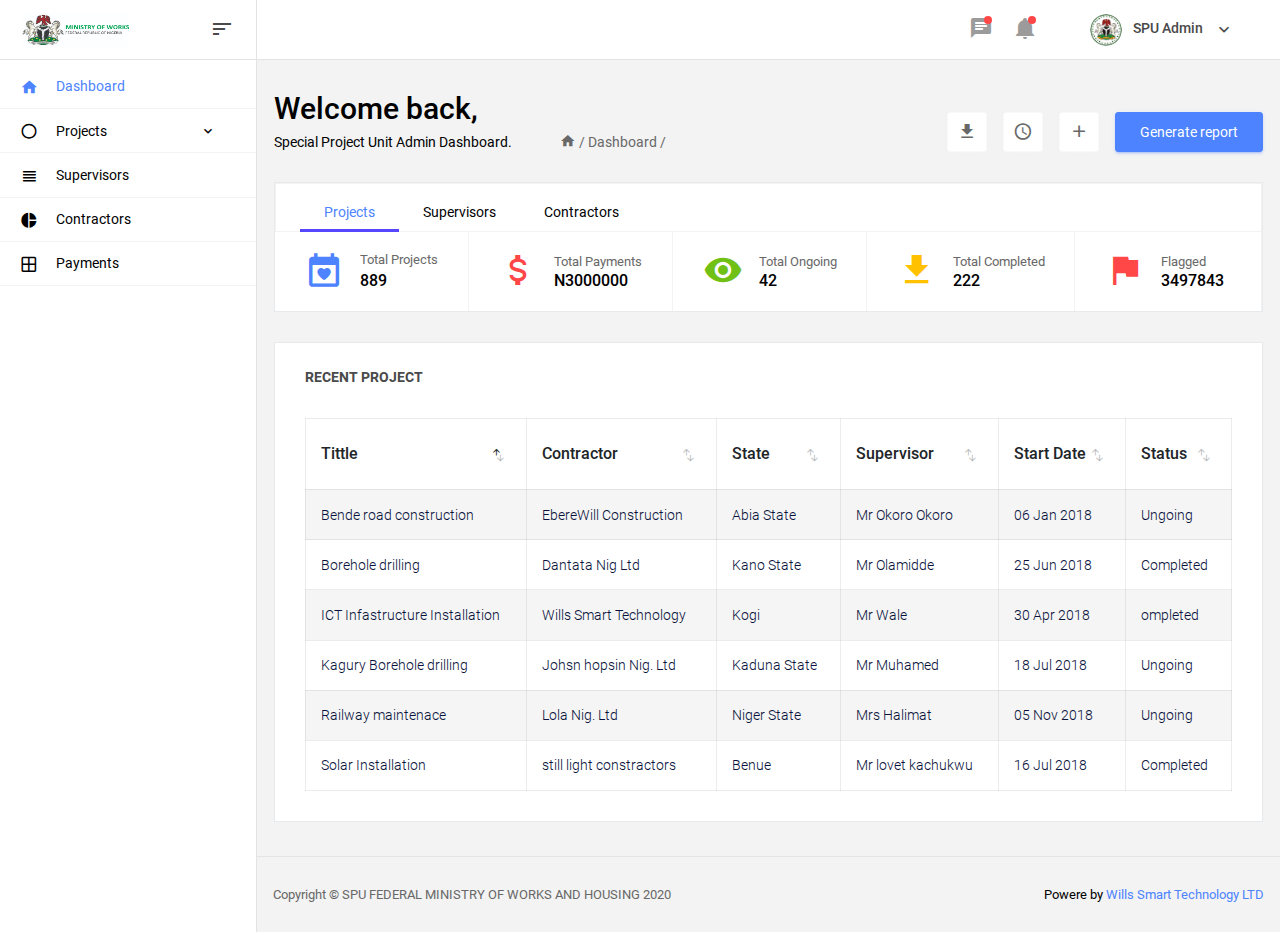
<file: index.html>
<!DOCTYPE html>
<html lang="en">
  <head>
    <!-- Required meta tags -->
    <meta charset="utf-8" />
    <meta
      name="viewport"
      content="width=device-width, initial-scale=1, shrink-to-fit=no"
    />
    <title>SPU FMH</title>
    <!-- plugins:css -->
    <link rel="stylesheet" href="vendors/mdi/css/materialdesignicons.min.css" />
    <link rel="stylesheet" href="vendors/base/vendor.bundle.base.css" />
    <!-- endinject -->
    <!-- plugin css for this page -->
    <link
      rel="stylesheet"
      href="vendors/datatables.net-bs4/dataTables.bootstrap4.css"
    />
    <!-- End plugin css for this page -->
    <!-- inject:css -->
    <link rel="stylesheet" href="css/style.css" />
    <!-- endinject -->
    <link rel="shortcut icon" href="images/fedmin.png" />
  </head>
  <body>
    <div class="container-scroller">
      <!-- partial:partials/_navbar.html -->
      <nav class="navbar col-lg-12 col-12 p-0 fixed-top d-flex flex-row">
        <div class="navbar-brand-wrapper d-flex justify-content-center">
          <div
            class="navbar-brand-inner-wrapper d-flex justify-content-between align-items-center w-100"
          >
            <a class="navbar-brand brand-logo" href="index.html"
              ><img src="images/fmwlogo.jpg" alt="logo"
            /></a>
            <a class="navbar-brand brand-logo-mini" href="index.html"
              ><img src="images/logo-mini.svg" alt="logo"
            /></a>
            <button
              class="navbar-toggler navbar-toggler align-self-center"
              type="button"
              data-toggle="minimize"
            >
              <span class="mdi mdi-sort-variant"></span>
            </button>
          </div>
        </div>
        <div
          class="navbar-menu-wrapper d-flex align-items-center justify-content-end"
        >
          <ul class="navbar-nav navbar-nav-right">
            <li class="nav-item dropdown mr-1">
              <a
                class="nav-link count-indicator dropdown-toggle d-flex justify-content-center align-items-center"
                id="messageDropdown"
                href="#"
                data-toggle="dropdown"
              >
                <i class="mdi mdi-message-text mx-0"></i>
                <span class="count"></span>
              </a>
              <div
                class="dropdown-menu dropdown-menu-right navbar-dropdown"
                aria-labelledby="messageDropdown"
              >
                <p class="mb-0 font-weight-normal float-left dropdown-header">
                  Messages
                </p>
                <a class="dropdown-item">
                  <div class="item-thumbnail">
                    <img
                      src="images/faces/face4.jpg"
                      alt="image"
                      class="profile-pic"
                    />
                  </div>
                  <div class="item-content flex-grow">
                    <h6 class="ellipsis font-weight-normal">David Grey</h6>
                    <p class="font-weight-light small-text text-muted mb-0">
                      The meeting is cancelled
                    </p>
                  </div>
                </a>
                <a class="dropdown-item">
                  <div class="item-thumbnail">
                    <img
                      src="images/faces/face2.jpg"
                      alt="image"
                      class="profile-pic"
                    />
                  </div>
                  <div class="item-content flex-grow">
                    <h6 class="ellipsis font-weight-normal">Tim Cook</h6>
                    <p class="font-weight-light small-text text-muted mb-0">
                      New product launch
                    </p>
                  </div>
                </a>
                <a class="dropdown-item">
                  <div class="item-thumbnail">
                    <img
                      src="images/faces/face3.jpg"
                      alt="image"
                      class="profile-pic"
                    />
                  </div>
                  <div class="item-content flex-grow">
                    <h6 class="ellipsis font-weight-normal">Johnson</h6>
                    <p class="font-weight-light small-text text-muted mb-0">
                      Upcoming board meeting
                    </p>
                  </div>
                </a>
              </div>
            </li>
            <li class="nav-item dropdown mr-4">
              <a
                class="nav-link count-indicator dropdown-toggle d-flex align-items-center justify-content-center notification-dropdown"
                id="notificationDropdown"
                href="#"
                data-toggle="dropdown"
              >
                <i class="mdi mdi-bell mx-0"></i>
                <span class="count"></span>
              </a>
              <div
                class="dropdown-menu dropdown-menu-right navbar-dropdown"
                aria-labelledby="notificationDropdown"
              >
                <p class="mb-0 font-weight-normal float-left dropdown-header">
                  Notifications
                </p>
                <a class="dropdown-item">
                  <div class="item-thumbnail">
                    <div class="item-icon bg-success">
                      <i class="mdi mdi-information mx-0"></i>
                    </div>
                  </div>
                  <div class="item-content">
                    <h6 class="font-weight-normal">Application Error</h6>
                    <p class="font-weight-light small-text mb-0 text-muted">
                      Just now
                    </p>
                  </div>
                </a>
                <a class="dropdown-item">
                  <div class="item-thumbnail">
                    <div class="item-icon bg-warning">
                      <i class="mdi mdi-settings mx-0"></i>
                    </div>
                  </div>
                  <div class="item-content">
                    <h6 class="font-weight-normal">Settings</h6>
                    <p class="font-weight-light small-text mb-0 text-muted">
                      Private message
                    </p>
                  </div>
                </a>
                <a class="dropdown-item">
                  <div class="item-thumbnail">
                    <div class="item-icon bg-info">
                      <i class="mdi mdi-account-box mx-0"></i>
                    </div>
                  </div>
                  <div class="item-content">
                    <h6 class="font-weight-normal">New user registration</h6>
                    <p class="font-weight-light small-text mb-0 text-muted">
                      2 days ago
                    </p>
                  </div>
                </a>
              </div>
            </li>
            <li class="nav-item nav-profile dropdown">
              <a
                class="nav-link dropdown-toggle"
                href="#"
                data-toggle="dropdown"
                id="profileDropdown"
              >
                <img src="images/fedmin.png" alt="profile" />
                <span class="nav-profile-name">SPU Admin</span>
              </a>
              <div
                class="dropdown-menu dropdown-menu-right navbar-dropdown"
                aria-labelledby="profileDropdown"
              >
                <a class="dropdown-item">
                  <i class="mdi mdi-settings text-primary"></i>
                  Settings
                </a>
                <a class="dropdown-item">
                  <i class="mdi mdi-logout text-primary"></i>
                  Logout
                </a>
              </div>
            </li>
          </ul>
          <button
            class="navbar-toggler navbar-toggler-right d-lg-none align-self-center"
            type="button"
            data-toggle="offcanvas"
          >
            <span class="mdi mdi-menu"></span>
          </button>
        </div>
      </nav>
      <!-- partial -->
      <div class="container-fluid page-body-wrapper">
        <!-- partial:partials/_sidebar.html -->
        <nav class="sidebar sidebar-offcanvas" id="sidebar">
          <ul class="nav">
            <li class="nav-item">
              <a class="nav-link" href="index.html">
                <i class="mdi mdi-home menu-icon"></i>
                <span class="menu-title">Dashboard</span>
              </a>
            </li>
            <li class="nav-item">
              <a
                class="nav-link"
                data-toggle="collapse"
                href="#ui-basic"
                aria-expanded="false"
                aria-controls="ui-basic"
              >
                <i class="mdi mdi-circle-outline menu-icon"></i>
                <span class="menu-title">Projects</span>
                <i class="menu-arrow"></i>
              </a>
              <div class="collapse" id="ui-basic">
                <ul class="nav flex-column sub-menu">
                  <li class="nav-item">
                    <a class="nav-link" href="add-project.html">Add Project</a>
                  </li>
                  <li class="nav-item">
                    <a class="nav-link" href="applications.html">Applications</a>
                  </li>
                </ul>
              </div>
            </li>
            <li class="nav-item">
              <a class="nav-link" href="supervisors.html">
                <i class="mdi mdi-view-headline menu-icon"></i>
                <span class="menu-title">Supervisors</span>
              </a>
            </li>
            <li class="nav-item">
              <a class="nav-link" href="contractors.html">
                <i class="mdi mdi-chart-pie menu-icon"></i>
                <span class="menu-title">Contractors</span>
              </a>
            </li>
			<li class="nav-item">
              <a class="nav-link" href="#">
                <i class="mdi mdi-grid-large menu-icon"></i>
                <span class="menu-title">Payments</span>
              </a>
            </li>
          </ul>
        </nav>
        <!-- partial -->
        <div class="main-panel">
          <div class="content-wrapper">
            <div class="row">
              <div class="col-md-12 grid-margin">
                <div class="d-flex justify-content-between flex-wrap">
                  <div class="d-flex align-items-end flex-wrap">
                    <div class="mr-md-3 mr-xl-5">
                      <h2>Welcome back,</h2>
                      <p class="mb-md-0">
                        Special Project Unit Admin Dashboard.
                      </p>
                    </div>
                    <div class="d-flex">
                      <i class="mdi mdi-home text-muted hover-cursor"></i>
                      <p class="text-muted mb-0 hover-cursor">
                        &nbsp;/&nbsp;Dashboard&nbsp;/&nbsp;
                      </p>
                    </div>
                  </div>
                  <div
                    class="d-flex justify-content-between align-items-end flex-wrap"
                  >
                    <button
                      type="button"
                      class="btn btn-light bg-white btn-icon mr-3 d-none d-md-block"
                    >
                      <i class="mdi mdi-download text-muted"></i>
                    </button>
                    <button
                      type="button"
                      class="btn btn-light bg-white btn-icon mr-3 mt-2 mt-xl-0"
                    >
                      <i class="mdi mdi-clock-outline text-muted"></i>
                    </button>
                    <button
                      type="button"
                      class="btn btn-light bg-white btn-icon mr-3 mt-2 mt-xl-0"
                    >
                      <i class="mdi mdi-plus text-muted"></i>
                    </button>
                    <button class="btn btn-primary mt-2 mt-xl-0">
                      Generate report
                    </button>
                  </div>
                </div>
              </div>
            </div>

            <div class="row">
              <div class="col-md-12 grid-margin stretch-card">
                <div class="card">
                  <div class="card-body dashboard-tabs p-0">
                    <ul class="nav nav-tabs px-4" role="tablist">
                      <li class="nav-item">
                        <a
                          class="nav-link active"
                          id="overview-tab"
                          data-toggle="tab"
                          href="#overview"
                          role="tab"
                          aria-controls="overview"
                          aria-selected="true"
                          >Projects</a
                        >
                      </li>
                      <li class="nav-item">
                        <a
                          class="nav-link"
                          id="sales-tab"
                          data-toggle="tab"
                          href="#sales"
                          role="tab"
                          aria-controls="sales"
                          aria-selected="false"
                          >Supervisors</a
                        >
                      </li>
                      <li class="nav-item">
                        <a
                          class="nav-link"
                          id="purchases-tab"
                          data-toggle="tab"
                          href="#purchases"
                          role="tab"
                          aria-controls="purchases"
                          aria-selected="false"
                          >Contractors</a
                        >
                      </li>
                    </ul>
                    <div class="tab-content py-0 px-0">
                      <div
                        class="tab-pane fade show active"
                        id="overview"
                        role="tabpanel"
                        aria-labelledby="overview-tab"
                      >
                        <div
                          class="d-flex flex-wrap justify-content-xl-between"
                        >
                          <div
                            class="d-none d-xl-flex border-md-right flex-grow-1 align-items-center justify-content-center p-3 item"
                          >
                            <i
                              class="mdi mdi-calendar-heart icon-lg mr-3 text-primary"
                            ></i>
                            <div
                              class="d-flex flex-column justify-content-around"
                            >
                              <small class="mb-1 text-muted"
                                >Total Projects</small
                              >
                              <div class="dropdown">
                                <h5 class="mb-0 d-inline-block">889</h5>
                              </div>
                            </div>
                          </div>
                          <div
                            class="d-flex border-md-right flex-grow-1 align-items-center justify-content-center p-3 item"
                          >
                            <i
                              class="mdi mdi-currency-usd mr-3 icon-lg text-danger"
                            ></i>
                            <div
                              class="d-flex flex-column justify-content-around"
                            >
                              <small class="mb-1 text-muted"
                                >Total Payments</small
                              >
                              <h5 class="mr-2 mb-0">N3000000</h5>
                            </div>
                          </div>
                          <div
                            class="d-flex border-md-right flex-grow-1 align-items-center justify-content-center p-3 item"
                          >
                            <i
                              class="mdi mdi-eye mr-3 icon-lg text-success"
                            ></i>
                            <div
                              class="d-flex flex-column justify-content-around"
                            >
                              <small class="mb-1 text-muted"
                                >Total Ongoing</small
                              >
                              <h5 class="mr-2 mb-0">42</h5>
                            </div>
                          </div>
                          <div
                            class="d-flex border-md-right flex-grow-1 align-items-center justify-content-center p-3 item"
                          >
                            <i
                              class="mdi mdi-download mr-3 icon-lg text-warning"
                            ></i>
                            <div
                              class="d-flex flex-column justify-content-around"
                            >
                              <small class="mb-1 text-muted"
                                >Total Completed</small
                              >
                              <h5 class="mr-2 mb-0">222</h5>
                            </div>
                          </div>
                          <div
                            class="d-flex py-3 border-md-right flex-grow-1 align-items-center justify-content-center p-3 item"
                          >
                            <i
                              class="mdi mdi-flag mr-3 icon-lg text-danger"
                            ></i>
                            <div
                              class="d-flex flex-column justify-content-around"
                            >
                              <small class="mb-1 text-muted">Flagged</small>
                              <h5 class="mr-2 mb-0">3497843</h5>
                            </div>
                          </div>
                        </div>
                      </div>
                      <div
                        class="tab-pane fade"
                        id="sales"
                        role="tabpanel"
                        aria-labelledby="sales-tab"
                      >
                        <div
                          class="d-flex flex-wrap justify-content-xl-between"
                        >
                          <div
                            class="d-none d-xl-flex border-md-right flex-grow-1 align-items-center justify-content-center p-3 item"
                          >
                            <i
                              class="mdi mdi-calendar-heart icon-lg mr-3 text-primary"
                            ></i>
                            <div
                              class="d-flex flex-column justify-content-around"
                            >
                              <small class="mb-1 text-muted"
                                >Total Supervisor</small
                              >
                              <div class="dropdown">
                                <h5 class="mb-0 d-inline-block">44</h5>
                              </div>
                            </div>
                          </div>
                        </div>
                      </div>
                      <div
                        class="tab-pane fade"
                        id="purchases"
                        role="tabpanel"
                        aria-labelledby="purchases-tab"
                      >
                        <div
                          class="d-flex flex-wrap justify-content-xl-between"
                        >
                          <div
                            class="d-none d-xl-flex border-md-right flex-grow-1 align-items-center justify-content-center p-3 item"
                          >
                            <i
                              class="mdi mdi-calendar-heart icon-lg mr-3 text-primary"
                            ></i>
                            <div
                              class="d-flex flex-column justify-content-around"
                            >
                              <small class="mb-1 text-muted"
                                >Total Contractors</small
                              >
                              <div class="dropdown">
                                <h5 class="mb-0 d-inline-block">32</h5>
                              </div>
                            </div>
                          </div>
                        </div>
                      </div>
                    </div>
                  </div>
                </div>
              </div>
            </div>

            <div class="row">
              <div class="col-md-12 stretch-card">
                <div class="card">
                  <div class="card-body">
                    <p class="card-title">Recent Project</p>
                    <div class="table-responsive">
                      <table id="recent-purchases-listing" class="table">
                        <thead>
                          <tr>
                            <th>Tittle</th>
                            <th>Contractor</th>
                            <th>State</th>
                            <th>Supervisor</th>
                            <th>Start Date</th>
                            <th>Status</th>
                          </tr>
                        </thead>
                        <tbody>
                          <tr>
                            <td>Bende road construction</td>
                            <td>EbereWill Construction</td>
                            <td>Abia State</td>
                            <td>Mr Okoro Okoro</td>
                            <td>06 Jan 2018</td>
                            <td>Ungoing</td>
                          </tr>
                          <tr>
                            <td>Kagury Borehole drilling</td>
                            <td>Johsn hopsin Nig. Ltd</td>
                            <td>Kaduna State</td>
                            <td>Mr Muhamed</td>
                            <td>18 Jul 2018</td>
                            <td>Ungoing</td>
                          </tr>
                          <tr>
                            <td>Solar Installation</td>
                            <td>still light constractors</td>
                            <td>Benue</td>
                            <td>Mr lovet kachukwu</td>
                            <td>16 Jul 2018</td>
                            <td>Completed</td>
                          </tr>
                          <tr>
                            <td>ICT Infastructure Installation</td>
                            <td>Wills Smart Technology</td>
                            <td>Kogi</td>
                            <td>Mr Wale</td>
                            <td>30 Apr 2018</td>
                            <td>ompleted</td>
                          </tr>
                          <tr>
                            <td>Borehole drilling</td>
                            <td>Dantata Nig Ltd</td>
                            <td>Kano State</td>
                            <td>Mr Olamidde</td>
                            <td>25 Jun 2018</td>
                            <td>Completed</td>
                          </tr>
                          <tr>
                            <td>Railway maintenace</td>
                            <td>Lola Nig. Ltd</td>
                            <td>Niger State</td>
                            <td>Mrs Halimat</td>
                            <td>05 Nov 2018</td>
                            <td>Ungoing</td>
                          </tr>
                        </tbody>
                      </table>
                    </div>
                  </div>
                </div>
              </div>
            </div>
          </div>
          <footer class="footer">
            <div
              class="d-sm-flex justify-content-center justify-content-sm-between"
            >
              <span
                class="text-muted d-block text-center text-sm-left d-sm-inline-block"
                >Copyright © SPU FEDERAL MINISTRY OF WORKS AND HOUSING
                2020</span
              >
              <span
                class="float-none float-sm-right d-block mt-1 mt-sm-0 text-center"
              >
                Powere by
                <a href="https://www.willssmartvoip.com" target="_blank"
                  >Wills Smart Technology LTD</a
                >
              </span>
            </div>
          </footer>
          <!-- partial -->
        </div>
        <!-- main-panel ends -->
      </div>
      <!-- page-body-wrapper ends -->
    </div>
    <!-- container-scroller -->

    <!-- plugins:js -->
    <script src="vendors/base/vendor.bundle.base.js"></script>
    <!-- endinject -->
    <!-- Plugin js for this page-->
    <script src="vendors/chart.js/Chart.min.js"></script>
    <script src="vendors/datatables.net/jquery.dataTables.js"></script>
    <script src="vendors/datatables.net-bs4/dataTables.bootstrap4.js"></script>
    <!-- End plugin js for this page-->
    <!-- inject:js -->
    <script src="js/off-canvas.js"></script>
    <script src="js/hoverable-collapse.js"></script>
    <script src="js/template.js"></script>
    <!-- endinject -->
    <!-- Custom js for this page-->
    <script src="js/dashboard.js"></script>
    <script src="js/data-table.js"></script>
    <script src="js/jquery.dataTables.js"></script>
    <script src="js/dataTables.bootstrap4.js"></script>
    <!-- End custom js for this page-->
    <script src="js/jquery.cookie.js" type="text/javascript"></script>
  </body>
</html>
</file>
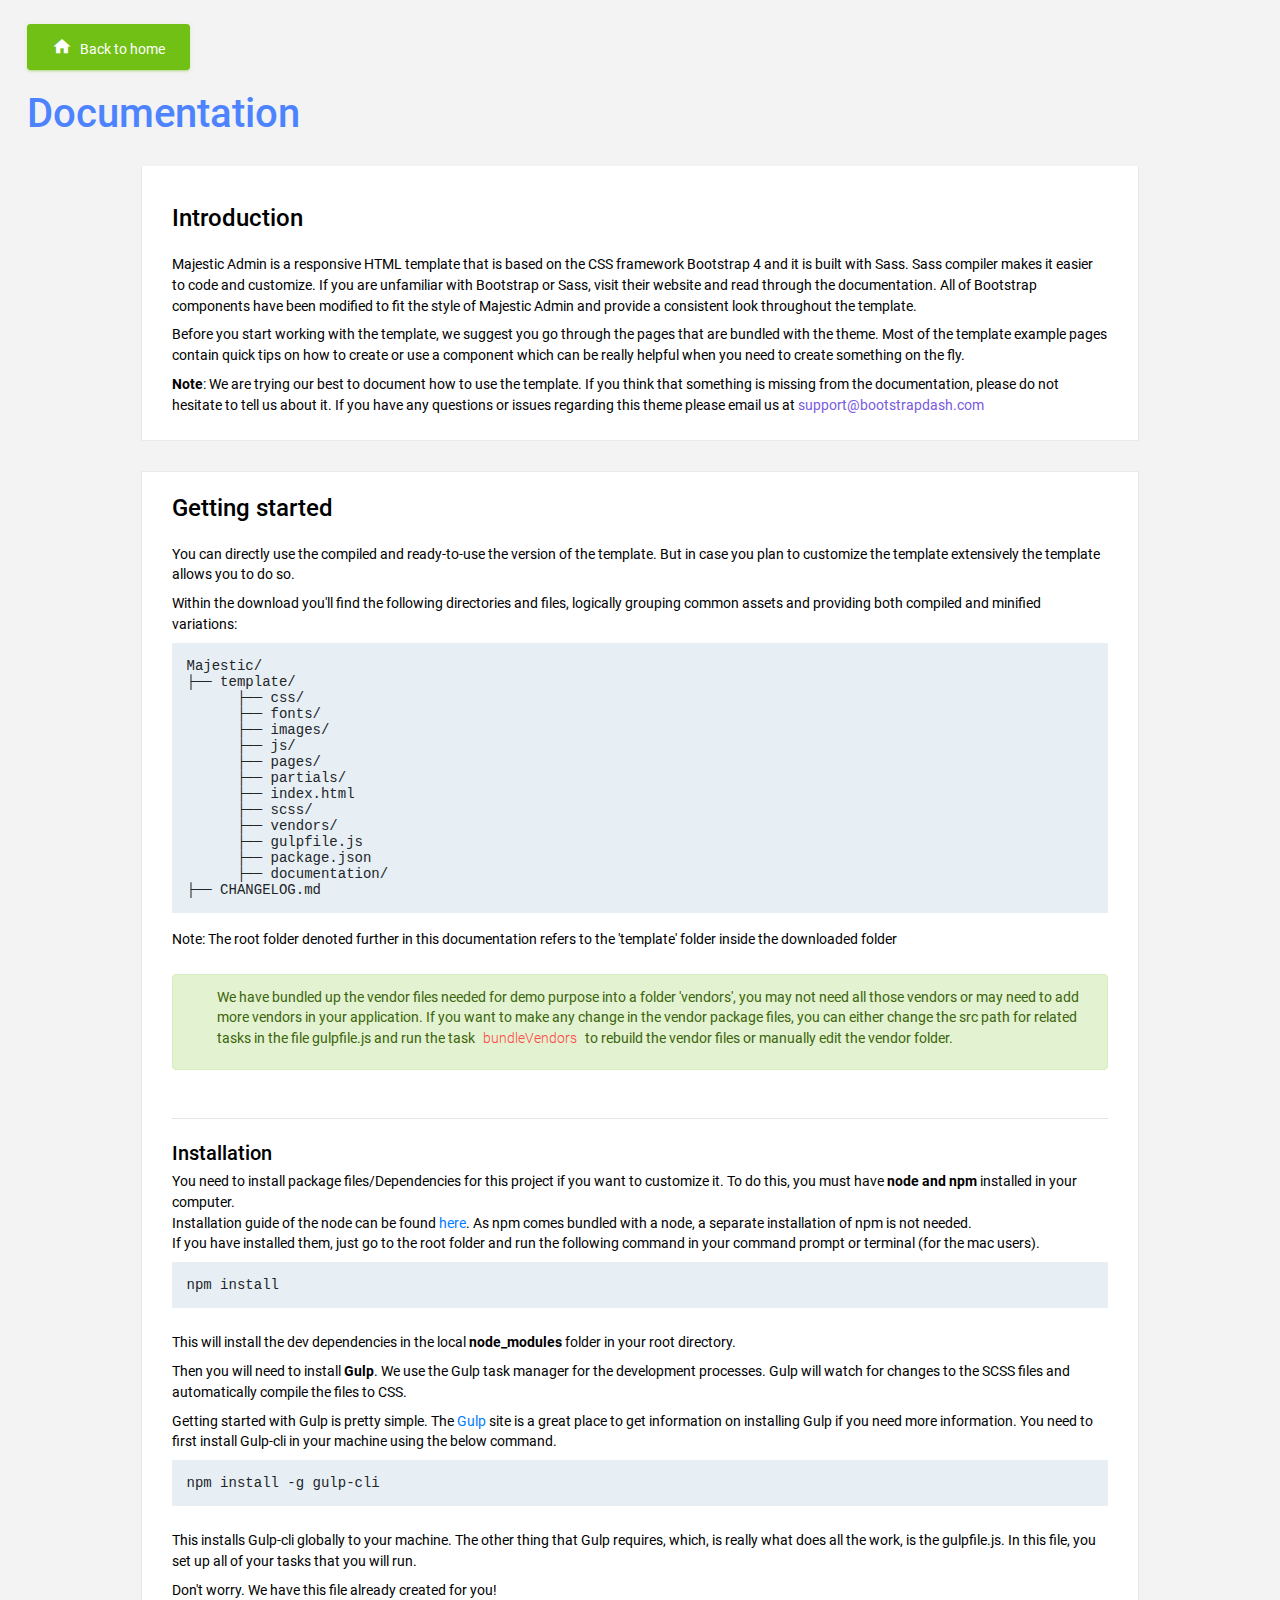
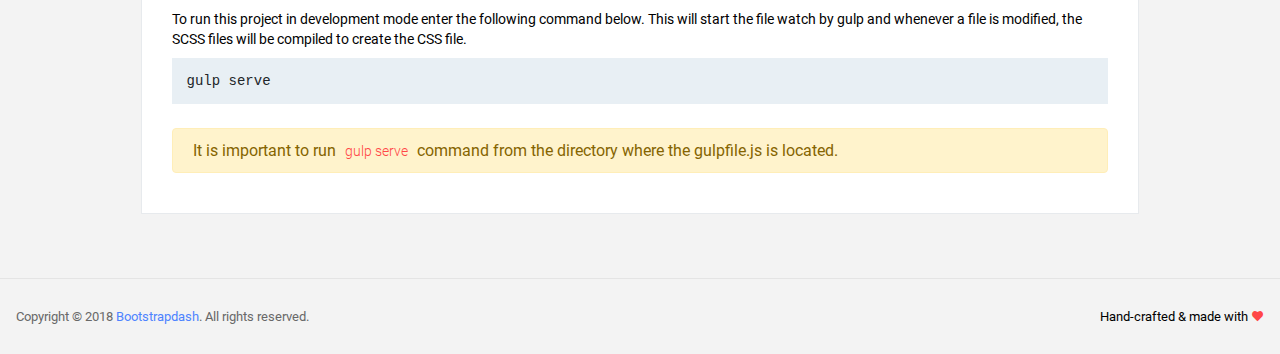
<file: documentation/documentation.html>
<!DOCTYPE html>
<html lang="en">

<head>
  <!-- Required meta tags -->
  <meta charset="utf-8">
  <meta name="viewport" content="width=device-width, initial-scale=1, shrink-to-fit=no">
  <title>Majestic Admin Dashboard</title>
  <!-- plugins:css -->
  <link rel="stylesheet" href="../vendors/mdi/css/materialdesignicons.min.css">
  <link rel="stylesheet" href="../vendors/base/vendor.bundle.base.css">
  <!-- endinject -->
  <!-- plugin css for this page -->
  <!-- End plugin css for this page -->
  <!-- inject:css -->
  <link rel="stylesheet" href="../css/style.css">
  <!-- endinject -->
  <link rel="shortcut icon" href="../images/favicon.png" />
</head>

<body>
  <div class="container-scroller">
    <div class="container-fluid page-body-wrapper full-page-wrapper">
      <div class="main-panel w-100  documentation">
        <div class="content-wrapper">
          <div class="container-fluid">
            <div class="row">
              <div class="col-12 doc-header">
                <a class="btn btn-success" href="../index.html"><i class="mdi mdi-home mr-2"></i>Back to home</a>
                <h1 class="text-primary mt-4">Documentation</h1>
              </div>
            </div>
            <div class="row doc-content">
              <div class="col-12 col-md-10 offset-md-1">
                <div class="col-12 grid-margin" id="doc-intro">
                    <div class="card">
                        <div class="card-body">
                            <h3 class="mb-4 mt-4">Introduction</h3>
                            <p>Majestic Admin is a responsive HTML template that is based on the CSS framework Bootstrap 4 and it is built with Sass. Sass compiler makes it easier to code and customize. If you are unfamiliar with Bootstrap or Sass, visit their
                                website and read through the documentation. All of Bootstrap components have been modified to fit the style of Majestic Admin and provide a consistent look throughout the template.</p>
                            <p>Before you start working with the template, we suggest you go through the pages that are bundled with the theme. Most of the template example pages contain quick tips on how to create or use a component which can
                                be really helpful when you need to create something on the fly.</p>
                            <p class="d-inline"><strong>Note</strong>: We are trying our best to document how to use the template. If you think that something is missing from the documentation, please do not hesitate to tell us about it. If you have any questions or issues regarding this theme please email us at <a class="d-inline text-info" href="mailto:support@bootstrapdash.com">support@bootstrapdash.com</a></p>
                        </div>
                    </div>
                </div>
                <div class="col-12 grid-margin" id="doc-started">
                    <div class="card">
                        <div class="card-body">
                            <h3 class="mb-4">Getting started</h3>
                            <p>You can directly use the compiled and ready-to-use the version of the template. But in case you plan to customize the template extensively the template allows you to do so.</p>
                            <p>Within the download you'll find the following directories and files, logically grouping common assets and providing both compiled and minified variations:</p>
                            <pre>
Majestic/
├── template/
      ├── css/
      ├── fonts/
      ├── images/
      ├── js/
      ├── pages/
      ├── partials/
      ├── index.html
      ├── scss/
      ├── vendors/
      ├── gulpfile.js
      ├── package.json                           
      ├── documentation/
├── CHANGELOG.md</pre>
                            <p class="mt-1">Note: The root folder denoted further in this documentation refers to the 'template' folder inside the downloaded folder</p>
                            <div class="alert alert-success mt-4 d-flex align-items-center" role="alert">
                              <i class="ti-info-alt mr-4"></i>
                              <p>We have bundled up the vendor files needed for demo purpose into a folder 'vendors', you may not need all those vendors or may need to add more vendors in your application. If you want to make any change in the vendor package files, you can either change the src path for related tasks in the file gulpfile.js and run the task <code> bundleVendors </code>  to rebuild the vendor files or manually edit the vendor folder.</p>
                            </div>
                            <hr class="mt-5">
                            <h4 class="mt-4">Installation</h4>
                            <p class="mb-0">
                              You need to install package files/Dependencies for this project if you want to customize it. To do this, you must have <span class="font-weight-bold">node and npm</span> installed in your computer.
                            </p>
                            <p class="mb-0">Installation guide of the node can be found <a href="https://nodejs.org/en/">here</a>. As npm comes bundled with a node, a separate installation of npm is not needed.</p>
                            <p>
                                If you have installed them, just go to the root folder and run the following command in your command prompt or terminal (for the mac users).
                            </p>
                            <pre class="shell-mode">
npm install</pre>
                            <p class="mt-4">
                              This will install the dev dependencies in the local <span class="font-weight-bold">node_modules</span> folder in your root directory.
                            </p>
                            <p class="mt-2">
                              Then you will need to install <span class="font-weight-bold">Gulp</span>. We use the Gulp task manager for the development processes. Gulp will watch for changes to the SCSS files and automatically compile the files to CSS.
                            </p>
                            <p>Getting started with Gulp is pretty simple. The <a href="https://gulpjs.com/" target="_blank">Gulp</a> site is a great place to get information on installing Gulp if you need more information. You need to first install Gulp-cli in your machine using the below command.</p>
                            <pre class="shell-mode">
npm install -g gulp-cli</pre>
                            <p class="mt-4">This installs Gulp-cli globally to your machine. The other thing that Gulp requires, which, is really what does all the work, is the gulpfile.js. In this file, you set up all of your tasks that you will run.</p>
                            <p>Don't worry. We have this file already created for you!</p>
                            <p>To run this project in development mode enter the following command below. This will start the file watch by gulp and whenever a file is modified, the SCSS files will be compiled to create the CSS file.</p>
<pre class="shell-mode">
gulp serve</pre>           
                            <div class="alert alert-warning mt-4" role="alert">
                              <i class="ti-info-alt-outline"></i>It is important to run <code>gulp serve</code> command from the directory where the gulpfile.js is located.
                            </div>
                        </div>
                    </div>
                </div>
              </div>
            </div>
          </div>
        </div>
        <!-- partial:../partials/_footer.html -->

        <footer class="footer">
          <div class="d-sm-flex justify-content-center justify-content-sm-between">
            <span class="text-muted text-center text-sm-left d-block d-sm-inline-block">Copyright © 2018 <a href="https://www.bootstrapdash.com/" target="_blank">Bootstrapdash</a>. All rights reserved.</span>
            <span class="float-none float-sm-right d-block mt-1 mt-sm-0 text-center">Hand-crafted & made with <i class="mdi mdi-heart text-danger"></i></span>
          </div>
        </footer>

        <!-- partial -->
      </div>
    </div>
  </div>
<!-- plugins:js -->
<script src="../vendors/base/vendor.bundle.base.js"></script>
<!-- endinject -->
<!-- inject:js -->
<script src="../js/off-canvas.js"></script>
<script src="../js/hoverable-collapse.js"></script>
<script src="../js/template.js"></script>
<!-- endinject -->
<!-- Custom js for this page-->
<script src="../js/documentation.js"></script> 
<!-- End custom js for this page-->
</body>

</html>
</file>
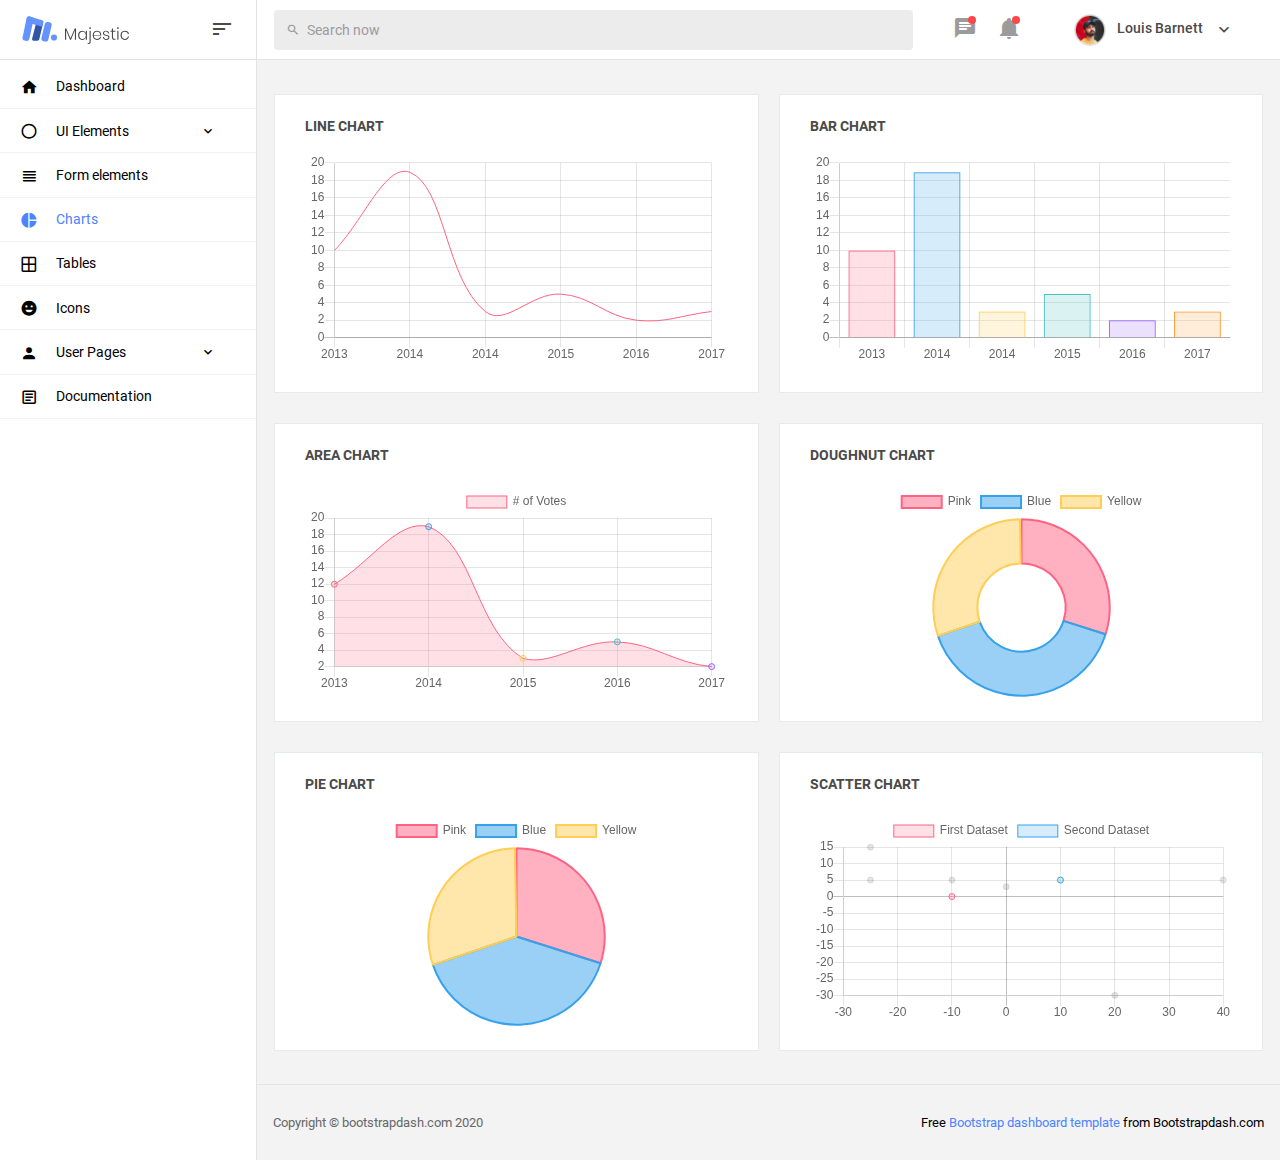
<file: pages/charts/chartjs.html>
<!DOCTYPE html>
<html lang="en">

<head>
  <!-- Required meta tags -->
  <meta charset="utf-8">
  <meta name="viewport" content="width=device-width, initial-scale=1, shrink-to-fit=no">
  <title>Majestic Admin</title>
  <!-- plugins:css -->
  <link rel="stylesheet" href="../../vendors/mdi/css/materialdesignicons.min.css">
  <link rel="stylesheet" href="../../vendors/base/vendor.bundle.base.css">
  <!-- endinject -->
  <!-- inject:css -->
  <link rel="stylesheet" href="../../css/style.css">
  <!-- endinject -->
  <link rel="shortcut icon" href="../../images/favicon.png" />
</head>

<body>
  <div class="container-scroller">
    <!-- partial:../../partials/_navbar.html -->
    <nav class="navbar col-lg-12 col-12 p-0 fixed-top d-flex flex-row">
      <div class="navbar-brand-wrapper d-flex justify-content-center">
        <div class="navbar-brand-inner-wrapper d-flex justify-content-between align-items-center w-100">  
          <a class="navbar-brand brand-logo" href="../../index.html"><img src="../../images/logo.svg" alt="logo"/></a>
          <a class="navbar-brand brand-logo-mini" href="../../index.html"><img src="../../images/logo-mini.svg" alt="logo"/></a>
          <button class="navbar-toggler navbar-toggler align-self-center" type="button" data-toggle="minimize">
            <span class="mdi mdi-sort-variant"></span>
          </button>
        </div>  
      </div>
      <div class="navbar-menu-wrapper d-flex align-items-center justify-content-end">
        <ul class="navbar-nav mr-lg-4 w-100">
          <li class="nav-item nav-search d-none d-lg-block w-100">
            <div class="input-group">
              <div class="input-group-prepend">
                <span class="input-group-text" id="search">
                  <i class="mdi mdi-magnify"></i>
                </span>
              </div>
              <input type="text" class="form-control" placeholder="Search now" aria-label="search" aria-describedby="search">
            </div>
          </li>
        </ul>
        <ul class="navbar-nav navbar-nav-right">
          <li class="nav-item dropdown mr-1">
            <a class="nav-link count-indicator dropdown-toggle d-flex justify-content-center align-items-center" id="messageDropdown" href="#" data-toggle="dropdown">
              <i class="mdi mdi-message-text mx-0"></i>
              <span class="count"></span>
            </a>
            <div class="dropdown-menu dropdown-menu-right navbar-dropdown" aria-labelledby="messageDropdown">
              <p class="mb-0 font-weight-normal float-left dropdown-header">Messages</p>
              <a class="dropdown-item">
                <div class="item-thumbnail">
                    <img src="../../images/faces/face4.jpg" alt="image" class="profile-pic">
                </div>
                <div class="item-content flex-grow">
                  <h6 class="ellipsis font-weight-normal">David Grey
                  </h6>
                  <p class="font-weight-light small-text text-muted mb-0">
                    The meeting is cancelled
                  </p>
                </div>
              </a>
              <a class="dropdown-item">
                <div class="item-thumbnail">
                    <img src="../../images/faces/face2.jpg" alt="image" class="profile-pic">
                </div>
                <div class="item-content flex-grow">
                  <h6 class="ellipsis font-weight-normal">Tim Cook
                  </h6>
                  <p class="font-weight-light small-text text-muted mb-0">
                    New product launch
                  </p>
                </div>
              </a>
              <a class="dropdown-item">
                <div class="item-thumbnail">
                    <img src="../../images/faces/face3.jpg" alt="image" class="profile-pic">
                </div>
                <div class="item-content flex-grow">
                  <h6 class="ellipsis font-weight-normal"> Johnson
                  </h6>
                  <p class="font-weight-light small-text text-muted mb-0">
                    Upcoming board meeting
                  </p>
                </div>
              </a>
            </div>
          </li>
          <li class="nav-item dropdown mr-4">
            <a class="nav-link count-indicator dropdown-toggle d-flex align-items-center justify-content-center notification-dropdown" id="notificationDropdown" href="#" data-toggle="dropdown">
              <i class="mdi mdi-bell mx-0"></i>
              <span class="count"></span>
            </a>
            <div class="dropdown-menu dropdown-menu-right navbar-dropdown" aria-labelledby="notificationDropdown">
              <p class="mb-0 font-weight-normal float-left dropdown-header">Notifications</p>
              <a class="dropdown-item">
                <div class="item-thumbnail">
                  <div class="item-icon bg-success">
                    <i class="mdi mdi-information mx-0"></i>
                  </div>
                </div>
                <div class="item-content">
                  <h6 class="font-weight-normal">Application Error</h6>
                  <p class="font-weight-light small-text mb-0 text-muted">
                    Just now
                  </p>
                </div>
              </a>
              <a class="dropdown-item">
                <div class="item-thumbnail">
                  <div class="item-icon bg-warning">
                    <i class="mdi mdi-settings mx-0"></i>
                  </div>
                </div>
                <div class="item-content">
                  <h6 class="font-weight-normal">Settings</h6>
                  <p class="font-weight-light small-text mb-0 text-muted">
                    Private message
                  </p>
                </div>
              </a>
              <a class="dropdown-item">
                <div class="item-thumbnail">
                  <div class="item-icon bg-info">
                    <i class="mdi mdi-account-box mx-0"></i>
                  </div>
                </div>
                <div class="item-content">
                  <h6 class="font-weight-normal">New user registration</h6>
                  <p class="font-weight-light small-text mb-0 text-muted">
                    2 days ago
                  </p>
                </div>
              </a>
            </div>
          </li>
          <li class="nav-item nav-profile dropdown">
            <a class="nav-link dropdown-toggle" href="#" data-toggle="dropdown" id="profileDropdown">
              <img src="../../images/faces/face5.jpg" alt="profile"/>
              <span class="nav-profile-name">Louis Barnett</span>
            </a>
            <div class="dropdown-menu dropdown-menu-right navbar-dropdown" aria-labelledby="profileDropdown">
              <a class="dropdown-item">
                <i class="mdi mdi-settings text-primary"></i>
                Settings
              </a>
              <a class="dropdown-item">
                <i class="mdi mdi-logout text-primary"></i>
                Logout
              </a>
            </div>
          </li>
        </ul>
        <button class="navbar-toggler navbar-toggler-right d-lg-none align-self-center" type="button" data-toggle="offcanvas">
          <span class="mdi mdi-menu"></span>
        </button>
      </div>
    </nav>
    <!-- partial -->
    <div class="container-fluid page-body-wrapper">
      <!-- partial:../../partials/_sidebar.html -->
      <nav class="sidebar sidebar-offcanvas" id="sidebar">
        <ul class="nav">
          <li class="nav-item">
            <a class="nav-link" href="../../index.html">
              <i class="mdi mdi-home menu-icon"></i>
              <span class="menu-title">Dashboard</span>
            </a>
          </li>
          <li class="nav-item">
            <a class="nav-link" data-toggle="collapse" href="#ui-basic" aria-expanded="false" aria-controls="ui-basic">
              <i class="mdi mdi-circle-outline menu-icon"></i>
              <span class="menu-title">UI Elements</span>
              <i class="menu-arrow"></i>
            </a>
            <div class="collapse" id="ui-basic">
              <ul class="nav flex-column sub-menu">
                <li class="nav-item"> <a class="nav-link" href="../../pages/ui-features/buttons.html">Buttons</a></li>
                <li class="nav-item"> <a class="nav-link" href="../../pages/ui-features/typography.html">Typography</a></li>
              </ul>
            </div>
          </li>
          <li class="nav-item">
            <a class="nav-link" href="../../pages/forms/basic_elements.html">
              <i class="mdi mdi-view-headline menu-icon"></i>
              <span class="menu-title">Form elements</span>
            </a>
          </li>
          <li class="nav-item">
            <a class="nav-link" href="../../pages/charts/chartjs.html">
              <i class="mdi mdi-chart-pie menu-icon"></i>
              <span class="menu-title">Charts</span>
            </a>
          </li>
          <li class="nav-item">
            <a class="nav-link" href="../../pages/tables/basic-table.html">
              <i class="mdi mdi-grid-large menu-icon"></i>
              <span class="menu-title">Tables</span>
            </a>
          </li>
          <li class="nav-item">
            <a class="nav-link" href="../../pages/icons/mdi.html">
              <i class="mdi mdi-emoticon menu-icon"></i>
              <span class="menu-title">Icons</span>
            </a>
          </li>
          <li class="nav-item">
            <a class="nav-link" data-toggle="collapse" href="#auth" aria-expanded="false" aria-controls="auth">
              <i class="mdi mdi-account menu-icon"></i>
              <span class="menu-title">User Pages</span>
              <i class="menu-arrow"></i>
            </a>
            <div class="collapse" id="auth">
              <ul class="nav flex-column sub-menu">
                <li class="nav-item"> <a class="nav-link" href="../../pages/samples/login.html"> Login </a></li>
                <li class="nav-item"> <a class="nav-link" href="../../pages/samples/login-2.html"> Login 2 </a></li>
                <li class="nav-item"> <a class="nav-link" href="../../pages/samples/register.html"> Register </a></li>
                <li class="nav-item"> <a class="nav-link" href="../../pages/samples/register-2.html"> Register 2 </a></li>
                <li class="nav-item"> <a class="nav-link" href="../../pages/samples/lock-screen.html"> Lockscreen </a></li>
              </ul>
            </div>
          </li>
          <li class="nav-item">
            <a class="nav-link" href="../../documentation/documentation.html">
              <i class="mdi mdi-file-document-box-outline menu-icon"></i>
              <span class="menu-title">Documentation</span>
            </a>
          </li>
        </ul>
      </nav>
      <!-- partial -->
      <div class="main-panel">
        <div class="content-wrapper">
          <div class="row">
            <div class="col-lg-6 grid-margin stretch-card">
              <div class="card">
                <div class="card-body">
                  <h4 class="card-title">Line chart</h4>
                  <canvas id="lineChart"></canvas>
                </div>
              </div>
            </div>
            <div class="col-lg-6 grid-margin stretch-card">
              <div class="card">
                <div class="card-body">
                  <h4 class="card-title">Bar chart</h4>
                  <canvas id="barChart"></canvas>
                </div>
              </div>
            </div>
          </div>
          <div class="row">
            <div class="col-lg-6 grid-margin stretch-card">
              <div class="card">
                <div class="card-body">
                  <h4 class="card-title">Area chart</h4>
                  <canvas id="areaChart"></canvas>
                </div>
              </div>
            </div>
            <div class="col-lg-6 grid-margin stretch-card">
              <div class="card">
                <div class="card-body">
                  <h4 class="card-title">Doughnut chart</h4>
                  <canvas id="doughnutChart"></canvas>
                </div>
              </div>
            </div>
          </div>
          <div class="row">
            <div class="col-lg-6 grid-margin grid-margin-lg-0 stretch-card">
              <div class="card">
                <div class="card-body">
                  <h4 class="card-title">Pie chart</h4>
                  <canvas id="pieChart"></canvas>
                </div>
              </div>
            </div>
            <div class="col-lg-6 grid-margin grid-margin-lg-0 stretch-card">
              <div class="card">
                <div class="card-body">
                  <h4 class="card-title">Scatter chart</h4>
                  <canvas id="scatterChart"></canvas>
                </div>
              </div>
            </div>
          </div>
        </div>
        <!-- content-wrapper ends -->
        <!-- partial:../../partials/_footer.html -->
        <footer class="footer">
          <div class="d-sm-flex justify-content-center justify-content-sm-between">
            <span class="text-muted d-block text-center text-sm-left d-sm-inline-block">Copyright © bootstrapdash.com 2020</span>
            <span class="float-none float-sm-right d-block mt-1 mt-sm-0 text-center"> Free <a href="https://www.bootstrapdash.com/" target="_blank">Bootstrap dashboard template</a> from Bootstrapdash.com</span>
          </div>
        </footer>
        <!-- partial -->
      </div>
      <!-- main-panel ends -->
    </div>
    <!-- page-body-wrapper ends -->
  </div>
  <!-- container-scroller -->
  <!-- plugins:js -->
  <script src="../../vendors/base/vendor.bundle.base.js"></script>
  <!-- endinject -->
    <!-- Plugin js for this page-->
    <script src="../../vendors/chart.js/Chart.min.js"></script>
    <!-- End plugin js for this page-->
  <!-- inject:js -->
  <script src="../../js/off-canvas.js"></script>
  <script src="../../js/hoverable-collapse.js"></script>
  <script src="../../js/template.js"></script>
  <!-- endinject -->
  <!-- Custom js for this page-->
  <script src="../../js/chart.js"></script>
  <!-- End custom js for this page-->
</body>

</html>
</file>
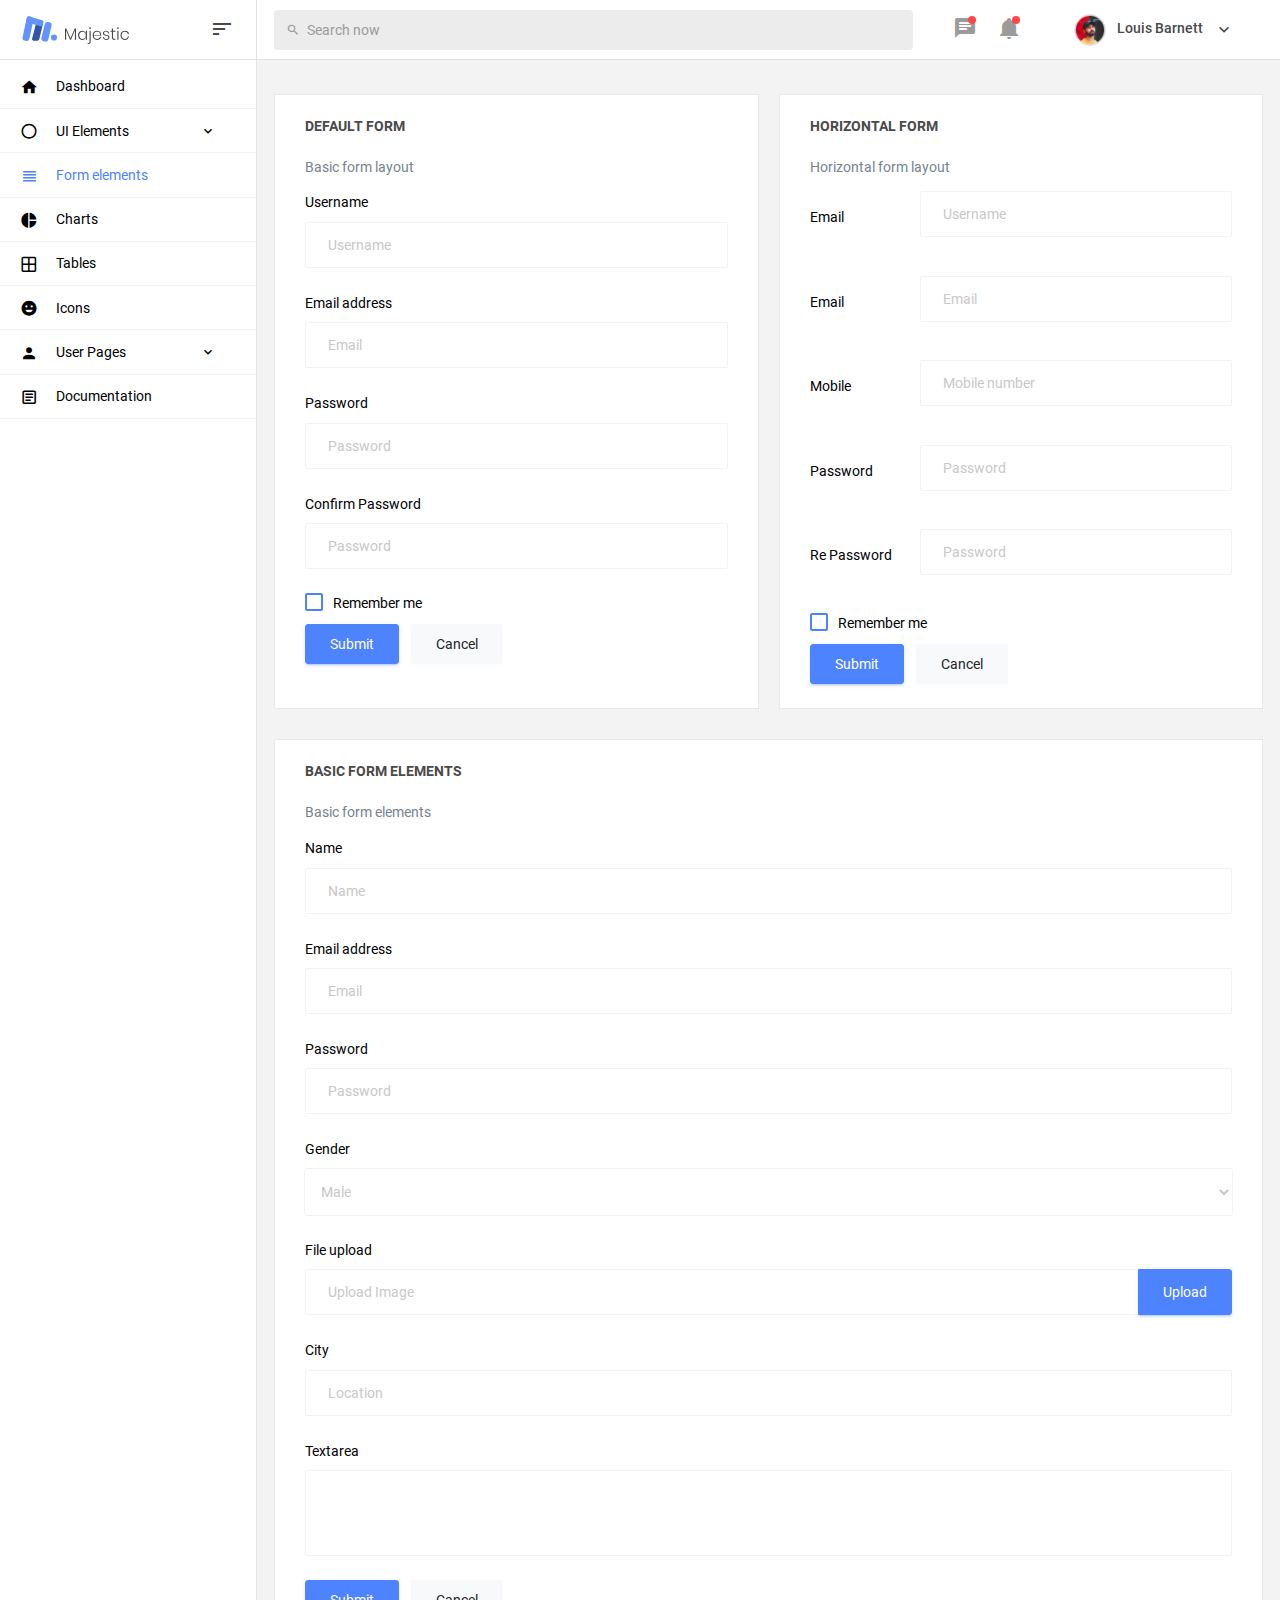
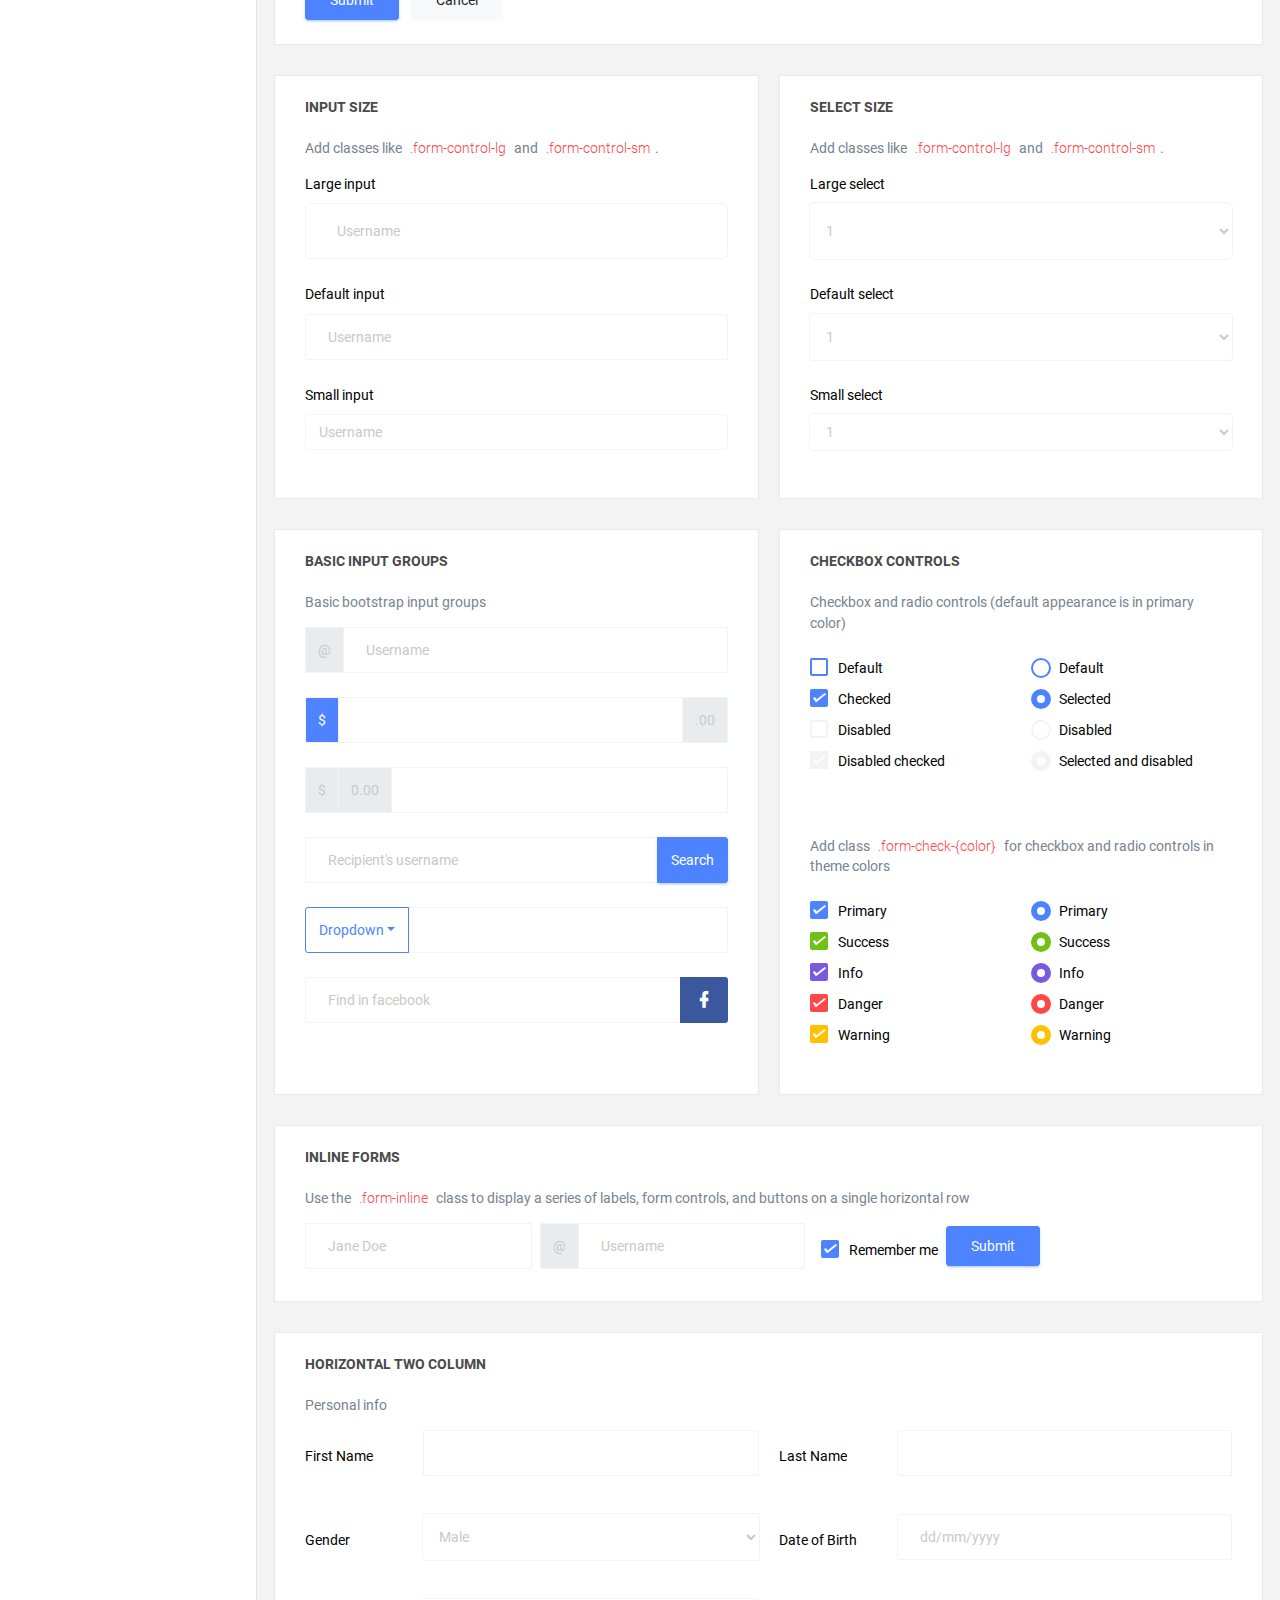
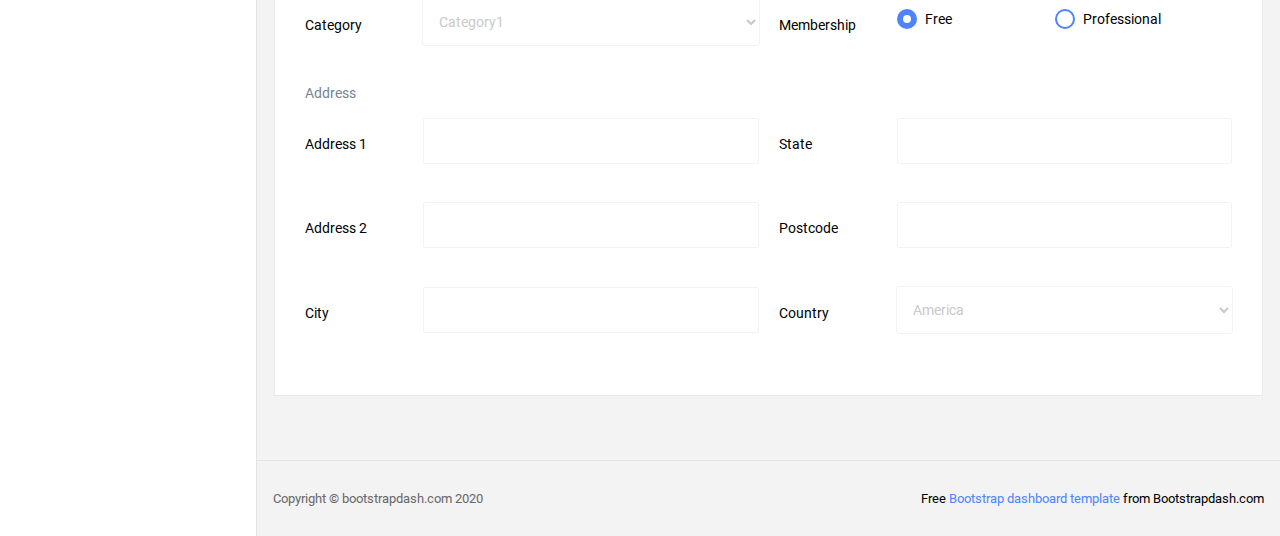
<file: pages/forms/basic_elements.html>
<!DOCTYPE html>
<html lang="en">

<head>
  <!-- Required meta tags -->
  <meta charset="utf-8">
  <meta name="viewport" content="width=device-width, initial-scale=1, shrink-to-fit=no">
  <title>Majestic Admin</title>
  <!-- plugins:css -->
  <link rel="stylesheet" href="../../vendors/mdi/css/materialdesignicons.min.css">
  <link rel="stylesheet" href="../../vendors/base/vendor.bundle.base.css">
  <!-- endinject -->
  <!-- plugin css for this page -->
  <!-- End plugin css for this page -->
  <!-- inject:css -->
  <link rel="stylesheet" href="../../css/style.css">
  <!-- endinject -->
  <link rel="shortcut icon" href="../../images/favicon.png" />
</head>

<body>
  <div class="container-scroller">
    <!-- partial:../../partials/_navbar.html -->
    <nav class="navbar col-lg-12 col-12 p-0 fixed-top d-flex flex-row">
      <div class="navbar-brand-wrapper d-flex justify-content-center">
        <div class="navbar-brand-inner-wrapper d-flex justify-content-between align-items-center w-100">  
          <a class="navbar-brand brand-logo" href="../../index.html"><img src="../../images/logo.svg" alt="logo"/></a>
          <a class="navbar-brand brand-logo-mini" href="../../index.html"><img src="../../images/logo-mini.svg" alt="logo"/></a>
          <button class="navbar-toggler navbar-toggler align-self-center" type="button" data-toggle="minimize">
            <span class="mdi mdi-sort-variant"></span>
          </button>
        </div>  
      </div>
      <div class="navbar-menu-wrapper d-flex align-items-center justify-content-end">
        <ul class="navbar-nav mr-lg-4 w-100">
          <li class="nav-item nav-search d-none d-lg-block w-100">
            <div class="input-group">
              <div class="input-group-prepend">
                <span class="input-group-text" id="search">
                  <i class="mdi mdi-magnify"></i>
                </span>
              </div>
              <input type="text" class="form-control" placeholder="Search now" aria-label="search" aria-describedby="search">
            </div>
          </li>
        </ul>
        <ul class="navbar-nav navbar-nav-right">
          <li class="nav-item dropdown mr-1">
            <a class="nav-link count-indicator dropdown-toggle d-flex justify-content-center align-items-center" id="messageDropdown" href="#" data-toggle="dropdown">
              <i class="mdi mdi-message-text mx-0"></i>
              <span class="count"></span>
            </a>
            <div class="dropdown-menu dropdown-menu-right navbar-dropdown" aria-labelledby="messageDropdown">
              <p class="mb-0 font-weight-normal float-left dropdown-header">Messages</p>
              <a class="dropdown-item">
                <div class="item-thumbnail">
                    <img src="../../images/faces/face4.jpg" alt="image" class="profile-pic">
                </div>
                <div class="item-content flex-grow">
                  <h6 class="ellipsis font-weight-normal">David Grey
                  </h6>
                  <p class="font-weight-light small-text text-muted mb-0">
                    The meeting is cancelled
                  </p>
                </div>
              </a>
              <a class="dropdown-item">
                <div class="item-thumbnail">
                    <img src="../../images/faces/face2.jpg" alt="image" class="profile-pic">
                </div>
                <div class="item-content flex-grow">
                  <h6 class="ellipsis font-weight-normal">Tim Cook
                  </h6>
                  <p class="font-weight-light small-text text-muted mb-0">
                    New product launch
                  </p>
                </div>
              </a>
              <a class="dropdown-item">
                <div class="item-thumbnail">
                    <img src="../../images/faces/face3.jpg" alt="image" class="profile-pic">
                </div>
                <div class="item-content flex-grow">
                  <h6 class="ellipsis font-weight-normal"> Johnson
                  </h6>
                  <p class="font-weight-light small-text text-muted mb-0">
                    Upcoming board meeting
                  </p>
                </div>
              </a>
            </div>
          </li>
          <li class="nav-item dropdown mr-4">
            <a class="nav-link count-indicator dropdown-toggle d-flex align-items-center justify-content-center notification-dropdown" id="notificationDropdown" href="#" data-toggle="dropdown">
              <i class="mdi mdi-bell mx-0"></i>
              <span class="count"></span>
            </a>
            <div class="dropdown-menu dropdown-menu-right navbar-dropdown" aria-labelledby="notificationDropdown">
              <p class="mb-0 font-weight-normal float-left dropdown-header">Notifications</p>
              <a class="dropdown-item">
                <div class="item-thumbnail">
                  <div class="item-icon bg-success">
                    <i class="mdi mdi-information mx-0"></i>
                  </div>
                </div>
                <div class="item-content">
                  <h6 class="font-weight-normal">Application Error</h6>
                  <p class="font-weight-light small-text mb-0 text-muted">
                    Just now
                  </p>
                </div>
              </a>
              <a class="dropdown-item">
                <div class="item-thumbnail">
                  <div class="item-icon bg-warning">
                    <i class="mdi mdi-settings mx-0"></i>
                  </div>
                </div>
                <div class="item-content">
                  <h6 class="font-weight-normal">Settings</h6>
                  <p class="font-weight-light small-text mb-0 text-muted">
                    Private message
                  </p>
                </div>
              </a>
              <a class="dropdown-item">
                <div class="item-thumbnail">
                  <div class="item-icon bg-info">
                    <i class="mdi mdi-account-box mx-0"></i>
                  </div>
                </div>
                <div class="item-content">
                  <h6 class="font-weight-normal">New user registration</h6>
                  <p class="font-weight-light small-text mb-0 text-muted">
                    2 days ago
                  </p>
                </div>
              </a>
            </div>
          </li>
          <li class="nav-item nav-profile dropdown">
            <a class="nav-link dropdown-toggle" href="#" data-toggle="dropdown" id="profileDropdown">
              <img src="../../images/faces/face5.jpg" alt="profile"/>
              <span class="nav-profile-name">Louis Barnett</span>
            </a>
            <div class="dropdown-menu dropdown-menu-right navbar-dropdown" aria-labelledby="profileDropdown">
              <a class="dropdown-item">
                <i class="mdi mdi-settings text-primary"></i>
                Settings
              </a>
              <a class="dropdown-item">
                <i class="mdi mdi-logout text-primary"></i>
                Logout
              </a>
            </div>
          </li>
        </ul>
        <button class="navbar-toggler navbar-toggler-right d-lg-none align-self-center" type="button" data-toggle="offcanvas">
          <span class="mdi mdi-menu"></span>
        </button>
      </div>
    </nav>
    <!-- partial -->
    <div class="container-fluid page-body-wrapper">
      <!-- partial:../../partials/_sidebar.html -->
      <nav class="sidebar sidebar-offcanvas" id="sidebar">
        <ul class="nav">
          <li class="nav-item">
            <a class="nav-link" href="../../index.html">
              <i class="mdi mdi-home menu-icon"></i>
              <span class="menu-title">Dashboard</span>
            </a>
          </li>
          <li class="nav-item">
            <a class="nav-link" data-toggle="collapse" href="#ui-basic" aria-expanded="false" aria-controls="ui-basic">
              <i class="mdi mdi-circle-outline menu-icon"></i>
              <span class="menu-title">UI Elements</span>
              <i class="menu-arrow"></i>
            </a>
            <div class="collapse" id="ui-basic">
              <ul class="nav flex-column sub-menu">
                <li class="nav-item"> <a class="nav-link" href="../../pages/ui-features/buttons.html">Buttons</a></li>
                <li class="nav-item"> <a class="nav-link" href="../../pages/ui-features/typography.html">Typography</a></li>
              </ul>
            </div>
          </li>
          <li class="nav-item">
            <a class="nav-link" href="../../pages/forms/basic_elements.html">
              <i class="mdi mdi-view-headline menu-icon"></i>
              <span class="menu-title">Form elements</span>
            </a>
          </li>
          <li class="nav-item">
            <a class="nav-link" href="../../pages/charts/chartjs.html">
              <i class="mdi mdi-chart-pie menu-icon"></i>
              <span class="menu-title">Charts</span>
            </a>
          </li>
          <li class="nav-item">
            <a class="nav-link" href="../../pages/tables/basic-table.html">
              <i class="mdi mdi-grid-large menu-icon"></i>
              <span class="menu-title">Tables</span>
            </a>
          </li>
          <li class="nav-item">
            <a class="nav-link" href="../../pages/icons/mdi.html">
              <i class="mdi mdi-emoticon menu-icon"></i>
              <span class="menu-title">Icons</span>
            </a>
          </li>
          <li class="nav-item">
            <a class="nav-link" data-toggle="collapse" href="#auth" aria-expanded="false" aria-controls="auth">
              <i class="mdi mdi-account menu-icon"></i>
              <span class="menu-title">User Pages</span>
              <i class="menu-arrow"></i>
            </a>
            <div class="collapse" id="auth">
              <ul class="nav flex-column sub-menu">
                <li class="nav-item"> <a class="nav-link" href="../../pages/samples/login.html"> Login </a></li>
                <li class="nav-item"> <a class="nav-link" href="../../pages/samples/login-2.html"> Login 2 </a></li>
                <li class="nav-item"> <a class="nav-link" href="../../pages/samples/register.html"> Register </a></li>
                <li class="nav-item"> <a class="nav-link" href="../../pages/samples/register-2.html"> Register 2 </a></li>
                <li class="nav-item"> <a class="nav-link" href="../../pages/samples/lock-screen.html"> Lockscreen </a></li>
              </ul>
            </div>
          </li>
          <li class="nav-item">
            <a class="nav-link" href="../../documentation/documentation.html">
              <i class="mdi mdi-file-document-box-outline menu-icon"></i>
              <span class="menu-title">Documentation</span>
            </a>
          </li>
        </ul>
      </nav>
      <!-- partial -->
      <div class="main-panel">        
        <div class="content-wrapper">
          <div class="row">
            <div class="col-md-6 grid-margin stretch-card">
              <div class="card">
                <div class="card-body">
                  <h4 class="card-title">Default form</h4>
                  <p class="card-description">
                    Basic form layout
                  </p>
                  <form class="forms-sample">
                    <div class="form-group">
                      <label for="exampleInputUsername1">Username</label>
                      <input type="text" class="form-control" id="exampleInputUsername1" placeholder="Username">
                    </div>
                    <div class="form-group">
                      <label for="exampleInputEmail1">Email address</label>
                      <input type="email" class="form-control" id="exampleInputEmail1" placeholder="Email">
                    </div>
                    <div class="form-group">
                      <label for="exampleInputPassword1">Password</label>
                      <input type="password" class="form-control" id="exampleInputPassword1" placeholder="Password">
                    </div>
                    <div class="form-group">
                      <label for="exampleInputConfirmPassword1">Confirm Password</label>
                      <input type="password" class="form-control" id="exampleInputConfirmPassword1" placeholder="Password">
                    </div>
                    <div class="form-check form-check-flat form-check-primary">
                      <label class="form-check-label">
                        <input type="checkbox" class="form-check-input">
                        Remember me
                      </label>
                    </div>
                    <button type="submit" class="btn btn-primary mr-2">Submit</button>
                    <button class="btn btn-light">Cancel</button>
                  </form>
                </div>
              </div>
            </div>
            <div class="col-md-6 grid-margin stretch-card">
              <div class="card">
                <div class="card-body">
                  <h4 class="card-title">Horizontal Form</h4>
                  <p class="card-description">
                    Horizontal form layout
                  </p>
                  <form class="forms-sample">
                    <div class="form-group row">
                      <label for="exampleInputUsername2" class="col-sm-3 col-form-label">Email</label>
                      <div class="col-sm-9">
                        <input type="text" class="form-control" id="exampleInputUsername2" placeholder="Username">
                      </div>
                    </div>
                    <div class="form-group row">
                      <label for="exampleInputEmail2" class="col-sm-3 col-form-label">Email</label>
                      <div class="col-sm-9">
                        <input type="email" class="form-control" id="exampleInputEmail2" placeholder="Email">
                      </div>
                    </div>
                    <div class="form-group row">
                      <label for="exampleInputMobile" class="col-sm-3 col-form-label">Mobile</label>
                      <div class="col-sm-9">
                        <input type="text" class="form-control" id="exampleInputMobile" placeholder="Mobile number">
                      </div>
                    </div>
                    <div class="form-group row">
                      <label for="exampleInputPassword2" class="col-sm-3 col-form-label">Password</label>
                      <div class="col-sm-9">
                        <input type="password" class="form-control" id="exampleInputPassword2" placeholder="Password">
                      </div>
                    </div>
                    <div class="form-group row">
                      <label for="exampleInputConfirmPassword2" class="col-sm-3 col-form-label">Re Password</label>
                      <div class="col-sm-9">
                        <input type="password" class="form-control" id="exampleInputConfirmPassword2" placeholder="Password">
                      </div>
                    </div>
                    <div class="form-check form-check-flat form-check-primary">
                      <label class="form-check-label">
                        <input type="checkbox" class="form-check-input">
                        Remember me
                      </label>
                    </div>
                    <button type="submit" class="btn btn-primary mr-2">Submit</button>
                    <button class="btn btn-light">Cancel</button>
                  </form>
                </div>
              </div>
            </div>
            <div class="col-12 grid-margin stretch-card">
              <div class="card">
                <div class="card-body">
                  <h4 class="card-title">Basic form elements</h4>
                  <p class="card-description">
                    Basic form elements
                  </p>
                  <form class="forms-sample">
                    <div class="form-group">
                      <label for="exampleInputName1">Name</label>
                      <input type="text" class="form-control" id="exampleInputName1" placeholder="Name">
                    </div>
                    <div class="form-group">
                      <label for="exampleInputEmail3">Email address</label>
                      <input type="email" class="form-control" id="exampleInputEmail3" placeholder="Email">
                    </div>
                    <div class="form-group">
                      <label for="exampleInputPassword4">Password</label>
                      <input type="password" class="form-control" id="exampleInputPassword4" placeholder="Password">
                    </div>
                    <div class="form-group">
                      <label for="exampleSelectGender">Gender</label>
                        <select class="form-control" id="exampleSelectGender">
                          <option>Male</option>
                          <option>Female</option>
                        </select>
                      </div>
                    <div class="form-group">
                      <label>File upload</label>
                      <input type="file" name="img[]" class="file-upload-default">
                      <div class="input-group col-xs-12">
                        <input type="text" class="form-control file-upload-info" disabled placeholder="Upload Image">
                        <span class="input-group-append">
                          <button class="file-upload-browse btn btn-primary" type="button">Upload</button>
                        </span>
                      </div>
                    </div>
                    <div class="form-group">
                      <label for="exampleInputCity1">City</label>
                      <input type="text" class="form-control" id="exampleInputCity1" placeholder="Location">
                    </div>
                    <div class="form-group">
                      <label for="exampleTextarea1">Textarea</label>
                      <textarea class="form-control" id="exampleTextarea1" rows="4"></textarea>
                    </div>
                    <button type="submit" class="btn btn-primary mr-2">Submit</button>
                    <button class="btn btn-light">Cancel</button>
                  </form>
                </div>
              </div>
            </div>
            <div class="col-md-6 grid-margin stretch-card">
              <div class="card">
                <div class="card-body">
                  <h4 class="card-title">Input size</h4>
                  <p class="card-description">
                    Add classes like <code>.form-control-lg</code> and <code>.form-control-sm</code>.
                  </p>
                  <div class="form-group">
                    <label>Large input</label>
                    <input type="text" class="form-control form-control-lg" placeholder="Username" aria-label="Username">
                  </div>
                  <div class="form-group">
                    <label>Default input</label>
                    <input type="text" class="form-control" placeholder="Username" aria-label="Username">
                  </div>
                  <div class="form-group">
                    <label>Small input</label>
                    <input type="text" class="form-control form-control-sm" placeholder="Username" aria-label="Username">
                  </div>
                </div>
              </div>
            </div>
            <div class="col-md-6 grid-margin stretch-card">
              <div class="card">
                <div class="card-body">
                  <h4 class="card-title">Select size</h4>
                  <p class="card-description">
                    Add classes like <code>.form-control-lg</code> and <code>.form-control-sm</code>.                    
                  </p>
                  <div class="form-group">
                    <label for="exampleFormControlSelect1">Large select</label>
                    <select class="form-control form-control-lg" id="exampleFormControlSelect1">
                      <option>1</option>
                      <option>2</option>
                      <option>3</option>
                      <option>4</option>
                      <option>5</option>
                    </select>
                  </div>
                  <div class="form-group">
                    <label for="exampleFormControlSelect2">Default select</label>
                    <select class="form-control" id="exampleFormControlSelect2">
                      <option>1</option>
                      <option>2</option>
                      <option>3</option>
                      <option>4</option>
                      <option>5</option>
                    </select>
                  </div>
                  <div class="form-group">
                    <label for="exampleFormControlSelect3">Small select</label>
                    <select class="form-control form-control-sm" id="exampleFormControlSelect3">
                      <option>1</option>
                      <option>2</option>
                      <option>3</option>
                      <option>4</option>
                      <option>5</option>
                    </select>
                  </div>
                </div>
              </div>
            </div>
            <div class="col-md-6 grid-margin stretch-card">
              <div class="card">
                <div class="card-body">
                  <h4 class="card-title">Basic input groups</h4>
                  <p class="card-description">
                    Basic bootstrap input groups
                  </p>
                  <div class="form-group">
                    <div class="input-group">
                      <div class="input-group-prepend">
                        <span class="input-group-text">@</span>
                      </div>
                      <input type="text" class="form-control" placeholder="Username" aria-label="Username">
                    </div>
                  </div>
                  <div class="form-group">
                    <div class="input-group">
                      <div class="input-group-prepend">
                        <span class="input-group-text bg-primary text-white">$</span>
                      </div>
                      <input type="text" class="form-control" aria-label="Amount (to the nearest dollar)">
                      <div class="input-group-append">
                        <span class="input-group-text">.00</span>
                      </div>
                    </div>
                  </div>
                  <div class="form-group">
                    <div class="input-group">
                      <div class="input-group-prepend">
                        <span class="input-group-text">$</span>
                      </div>
                      <div class="input-group-prepend">
                        <span class="input-group-text">0.00</span>
                      </div>
                      <input type="text" class="form-control" aria-label="Amount (to the nearest dollar)">
                    </div>
                  </div>
                  <div class="form-group">
                    <div class="input-group">
                      <input type="text" class="form-control" placeholder="Recipient's username" aria-label="Recipient's username">
                      <div class="input-group-append">
                        <button class="btn btn-sm btn-primary" type="button">Search</button>
                      </div>
                    </div>
                  </div>
                  <div class="form-group">
                    <div class="input-group">
                      <div class="input-group-prepend">
                        <button class="btn btn-sm btn-outline-primary dropdown-toggle" type="button" data-toggle="dropdown" aria-haspopup="true" aria-expanded="false">Dropdown</button>
                        <div class="dropdown-menu">
                          <a class="dropdown-item" href="#">Action</a>
                          <a class="dropdown-item" href="#">Another action</a>
                          <a class="dropdown-item" href="#">Something else here</a>
                          <div role="separator" class="dropdown-divider"></div>
                          <a class="dropdown-item" href="#">Separated link</a>
                        </div>
                      </div>
                      <input type="text" class="form-control" aria-label="Text input with dropdown button">
                    </div>
                  </div>
                  <div class="form-group">
                    <div class="input-group">
                      <input type="text" class="form-control" placeholder="Find in facebook" aria-label="Recipient's username">
                      <div class="input-group-append">
                        <button class="btn btn-sm btn-facebook" type="button">
                          <i class="mdi mdi-facebook"></i>
                        </button>
                      </div>
                    </div>
                  </div>
                </div>
              </div>
            </div>
            <div class="col-md-6 grid-margin stretch-card">
              <div class="card">
                <div class="card-body">
                  <h4 class="card-title">Checkbox Controls</h4>
                  <p class="card-description">Checkbox and radio controls (default appearance is in primary color)</p>
                  <form>
                    <div class="row">
                      <div class="col-md-6">
                        <div class="form-group">
                          <div class="form-check">
                            <label class="form-check-label">
                              <input type="checkbox" class="form-check-input">
                              Default
                            </label>
                          </div>
                          <div class="form-check">
                            <label class="form-check-label">
                              <input type="checkbox" class="form-check-input" checked>
                              Checked
                            </label>
                          </div>
                          <div class="form-check">
                            <label class="form-check-label">
                              <input type="checkbox" class="form-check-input" disabled>
                              Disabled
                            </label>
                          </div>
                          <div class="form-check">
                            <label class="form-check-label">
                              <input type="checkbox" class="form-check-input" disabled checked>
                              Disabled checked
                            </label>
                          </div>
                        </div>
                      </div>
                      <div class="col-md-6">
                        <div class="form-group">
                          <div class="form-check">
                            <label class="form-check-label">
                              <input type="radio" class="form-check-input" name="optionsRadios" id="optionsRadios1" value="">
                              Default
                            </label>
                          </div>
                          <div class="form-check">
                            <label class="form-check-label">
                              <input type="radio" class="form-check-input" name="optionsRadios" id="optionsRadios2" value="option2" checked>
                              Selected
                            </label>
                          </div>
                          <div class="form-check">
                            <label class="form-check-label">
                              <input type="radio" class="form-check-input" name="optionsRadios2" id="optionsRadios3" value="option3" disabled>
                              Disabled
                            </label>
                          </div>
                          <div class="form-check">
                            <label class="form-check-label">
                              <input type="radio" class="form-check-input" name="optionsRadio2" id="optionsRadios4" value="option4" disabled checked>
                              Selected and disabled
                            </label>
                          </div>
                        </div>
                      </div>
                    </div>
                  </form>
                </div>
                <div class="card-body">
                  <p class="card-description">Add class <code>.form-check-{color}</code> for checkbox and radio controls in theme colors</p>
                  <form>
                    <div class="row">
                      <div class="col-md-6">
                        <div class="form-group">
                          <div class="form-check form-check-primary">
                            <label class="form-check-label">
                              <input type="checkbox" class="form-check-input" checked>
                              Primary
                            </label>
                          </div>
                          <div class="form-check form-check-success">
                            <label class="form-check-label">
                              <input type="checkbox" class="form-check-input" checked>
                              Success
                            </label>
                          </div>
                          <div class="form-check form-check-info">
                            <label class="form-check-label">
                              <input type="checkbox" class="form-check-input" checked>
                              Info
                            </label>
                          </div>
                          <div class="form-check form-check-danger">
                            <label class="form-check-label">
                              <input type="checkbox" class="form-check-input" checked>
                              Danger
                            </label>
                          </div>
                          <div class="form-check form-check-warning">
                            <label class="form-check-label">
                              <input type="checkbox" class="form-check-input" checked>
                              Warning
                            </label>
                          </div>
                        </div>
                      </div>
                      <div class="col-md-6">
                        <div class="form-group">
                          <div class="form-check form-check-primary">
                            <label class="form-check-label">
                              <input type="radio" class="form-check-input" name="ExampleRadio1" id="ExampleRadio1" checked>
                              Primary
                            </label>
                          </div>
                          <div class="form-check form-check-success">
                            <label class="form-check-label">
                              <input type="radio" class="form-check-input" name="ExampleRadio2" id="ExampleRadio2" checked>
                              Success
                            </label>
                          </div>
                          <div class="form-check form-check-info">
                            <label class="form-check-label">
                              <input type="radio" class="form-check-input" name="ExampleRadio3" id="ExampleRadio3" checked>
                              Info
                            </label>
                          </div>
                          <div class="form-check form-check-danger">
                            <label class="form-check-label">
                              <input type="radio" class="form-check-input" name="ExampleRadio4" id="ExampleRadio4" checked>
                              Danger
                            </label>
                          </div>
                          <div class="form-check form-check-warning">
                            <label class="form-check-label">
                              <input type="radio" class="form-check-input" name="ExampleRadio5" id="ExampleRadio5" checked>
                              Warning
                            </label>
                          </div>
                        </div>
                      </div>
                    </div>
                  </form>
                </div>
              </div>
            </div>
            <div class="col-12 grid-margin stretch-card">
              <div class="card">
                <div class="card-body">
                  <h4 class="card-title">Inline forms</h4>
                  <p class="card-description">
                    Use the <code>.form-inline</code> class to display a series of labels, form controls, and buttons on a single horizontal row
                  </p>
                  <form class="form-inline">
                    <label class="sr-only" for="inlineFormInputName2">Name</label>
                    <input type="text" class="form-control mb-2 mr-sm-2" id="inlineFormInputName2" placeholder="Jane Doe">
                  
                    <label class="sr-only" for="inlineFormInputGroupUsername2">Username</label>
                    <div class="input-group mb-2 mr-sm-2">
                      <div class="input-group-prepend">
                        <div class="input-group-text">@</div>
                      </div>
                      <input type="text" class="form-control" id="inlineFormInputGroupUsername2" placeholder="Username">
                    </div>
                    <div class="form-check mx-sm-2">
                      <label class="form-check-label">
                        <input type="checkbox" class="form-check-input" checked>
                        Remember me
                      </label>
                    </div>
                    <button type="submit" class="btn btn-primary mb-2">Submit</button>
                  </form>
                </div>
              </div>
            </div>
            <div class="col-12 grid-margin">
              <div class="card">
                <div class="card-body">
                  <h4 class="card-title">Horizontal Two column</h4>
                  <form class="form-sample">
                    <p class="card-description">
                      Personal info
                    </p>
                    <div class="row">
                      <div class="col-md-6">
                        <div class="form-group row">
                          <label class="col-sm-3 col-form-label">First Name</label>
                          <div class="col-sm-9">
                            <input type="text" class="form-control" />
                          </div>
                        </div>
                      </div>
                      <div class="col-md-6">
                        <div class="form-group row">
                          <label class="col-sm-3 col-form-label">Last Name</label>
                          <div class="col-sm-9">
                            <input type="text" class="form-control" />
                          </div>
                        </div>
                      </div>
                    </div>
                    <div class="row">
                      <div class="col-md-6">
                        <div class="form-group row">
                          <label class="col-sm-3 col-form-label">Gender</label>
                          <div class="col-sm-9">
                            <select class="form-control">
                              <option>Male</option>
                              <option>Female</option>
                            </select>
                          </div>
                        </div>
                      </div>
                      <div class="col-md-6">
                        <div class="form-group row">
                          <label class="col-sm-3 col-form-label">Date of Birth</label>
                          <div class="col-sm-9">
                            <input class="form-control" placeholder="dd/mm/yyyy"/>
                          </div>
                        </div>
                      </div>
                    </div>
                    <div class="row">
                      <div class="col-md-6">
                        <div class="form-group row">
                          <label class="col-sm-3 col-form-label">Category</label>
                          <div class="col-sm-9">
                            <select class="form-control">
                              <option>Category1</option>
                              <option>Category2</option>
                              <option>Category3</option>
                              <option>Category4</option>
                            </select>
                          </div>
                        </div>
                      </div>
                      <div class="col-md-6">
                        <div class="form-group row">
                          <label class="col-sm-3 col-form-label">Membership</label>
                          <div class="col-sm-4">
                            <div class="form-check">
                              <label class="form-check-label">
                                <input type="radio" class="form-check-input" name="membershipRadios" id="membershipRadios1" value="" checked>
                                Free
                              </label>
                            </div>
                          </div>
                          <div class="col-sm-5">
                            <div class="form-check">
                              <label class="form-check-label">
                                <input type="radio" class="form-check-input" name="membershipRadios" id="membershipRadios2" value="option2">
                                Professional
                              </label>
                            </div>
                          </div>
                        </div>
                      </div>
                    </div>
                    <p class="card-description">
                      Address
                    </p>
                    <div class="row">
                      <div class="col-md-6">
                        <div class="form-group row">
                          <label class="col-sm-3 col-form-label">Address 1</label>
                          <div class="col-sm-9">
                            <input type="text" class="form-control" />
                          </div>
                        </div>
                      </div>
                      <div class="col-md-6">
                        <div class="form-group row">
                          <label class="col-sm-3 col-form-label">State</label>
                          <div class="col-sm-9">
                            <input type="text" class="form-control" />
                          </div>
                        </div>
                      </div>
                    </div>
                    <div class="row">
                      <div class="col-md-6">
                        <div class="form-group row">
                          <label class="col-sm-3 col-form-label">Address 2</label>
                          <div class="col-sm-9">
                            <input type="text" class="form-control" />
                          </div>
                        </div>
                      </div>
                      <div class="col-md-6">
                        <div class="form-group row">
                          <label class="col-sm-3 col-form-label">Postcode</label>
                          <div class="col-sm-9">
                            <input type="text" class="form-control" />
                          </div>
                        </div>
                      </div>
                    </div>
                    <div class="row">
                      <div class="col-md-6">
                        <div class="form-group row">
                          <label class="col-sm-3 col-form-label">City</label>
                          <div class="col-sm-9">
                            <input type="text" class="form-control" />
                          </div>
                        </div>
                      </div>
                      <div class="col-md-6">
                        <div class="form-group row">
                          <label class="col-sm-3 col-form-label">Country</label>
                          <div class="col-sm-9">
                            <select class="form-control">
                              <option>America</option>
                              <option>Italy</option>
                              <option>Russia</option>
                              <option>Britain</option>
                            </select>
                          </div>
                        </div>
                      </div>
                    </div>
                  </form>
                </div>
              </div>
            </div>
          </div>
        </div>
        <!-- content-wrapper ends -->
        <!-- partial:../../partials/_footer.html -->
        <footer class="footer">
          <div class="d-sm-flex justify-content-center justify-content-sm-between">
            <span class="text-muted d-block text-center text-sm-left d-sm-inline-block">Copyright © bootstrapdash.com 2020</span>
            <span class="float-none float-sm-right d-block mt-1 mt-sm-0 text-center"> Free <a href="https://www.bootstrapdash.com/" target="_blank">Bootstrap dashboard template</a> from Bootstrapdash.com</span>
          </div>
        </footer>
        <!-- partial -->
      </div>
      <!-- main-panel ends -->
    </div>
    <!-- page-body-wrapper ends -->
  </div>
  <!-- container-scroller -->
  <!-- plugins:js -->
  <script src="../../vendors/base/vendor.bundle.base.js"></script>
  <!-- endinject -->
  <!-- inject:js -->
  <script src="../../js/off-canvas.js"></script>
  <script src="../../js/hoverable-collapse.js"></script>
  <script src="../../js/template.js"></script>
  <!-- endinject -->
  <!-- Custom js for this page-->
  <script src="../../js/file-upload.js"></script>
  <!-- End custom js for this page-->
</body>

</html>
</file>
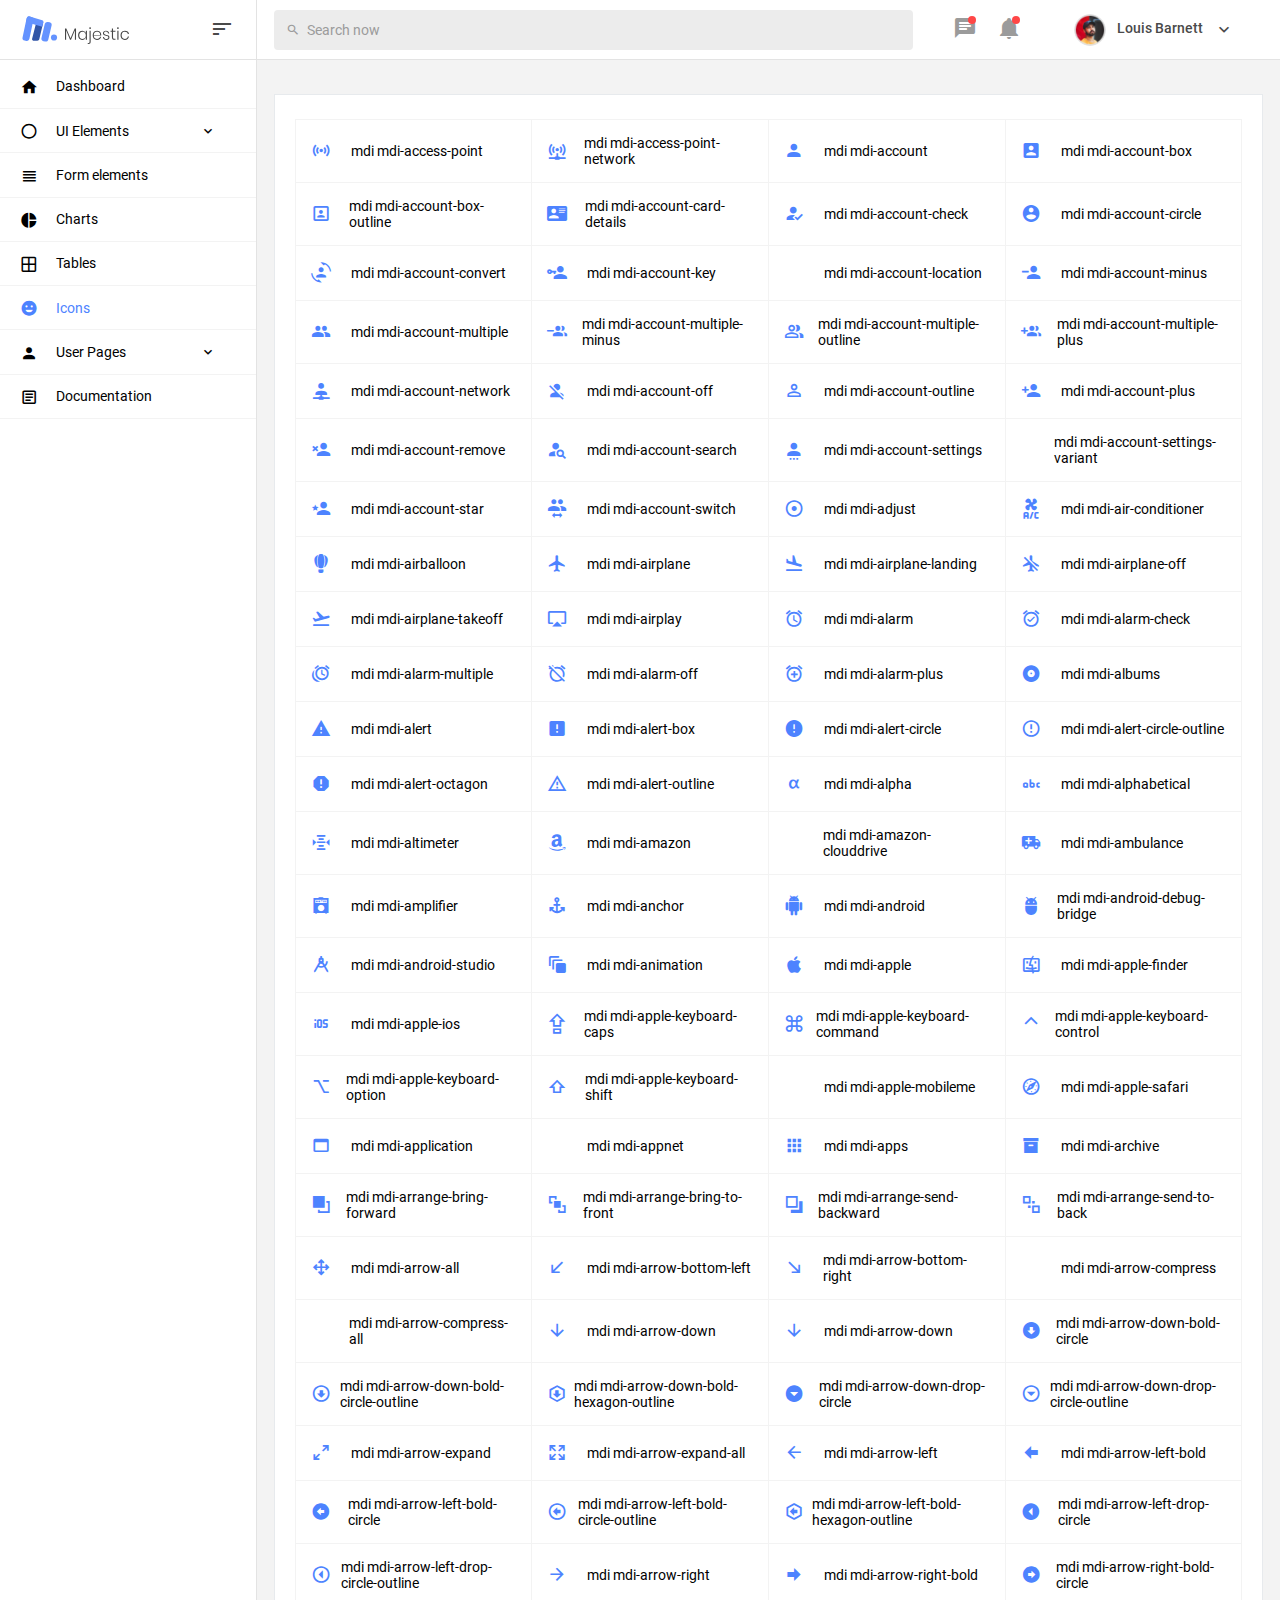
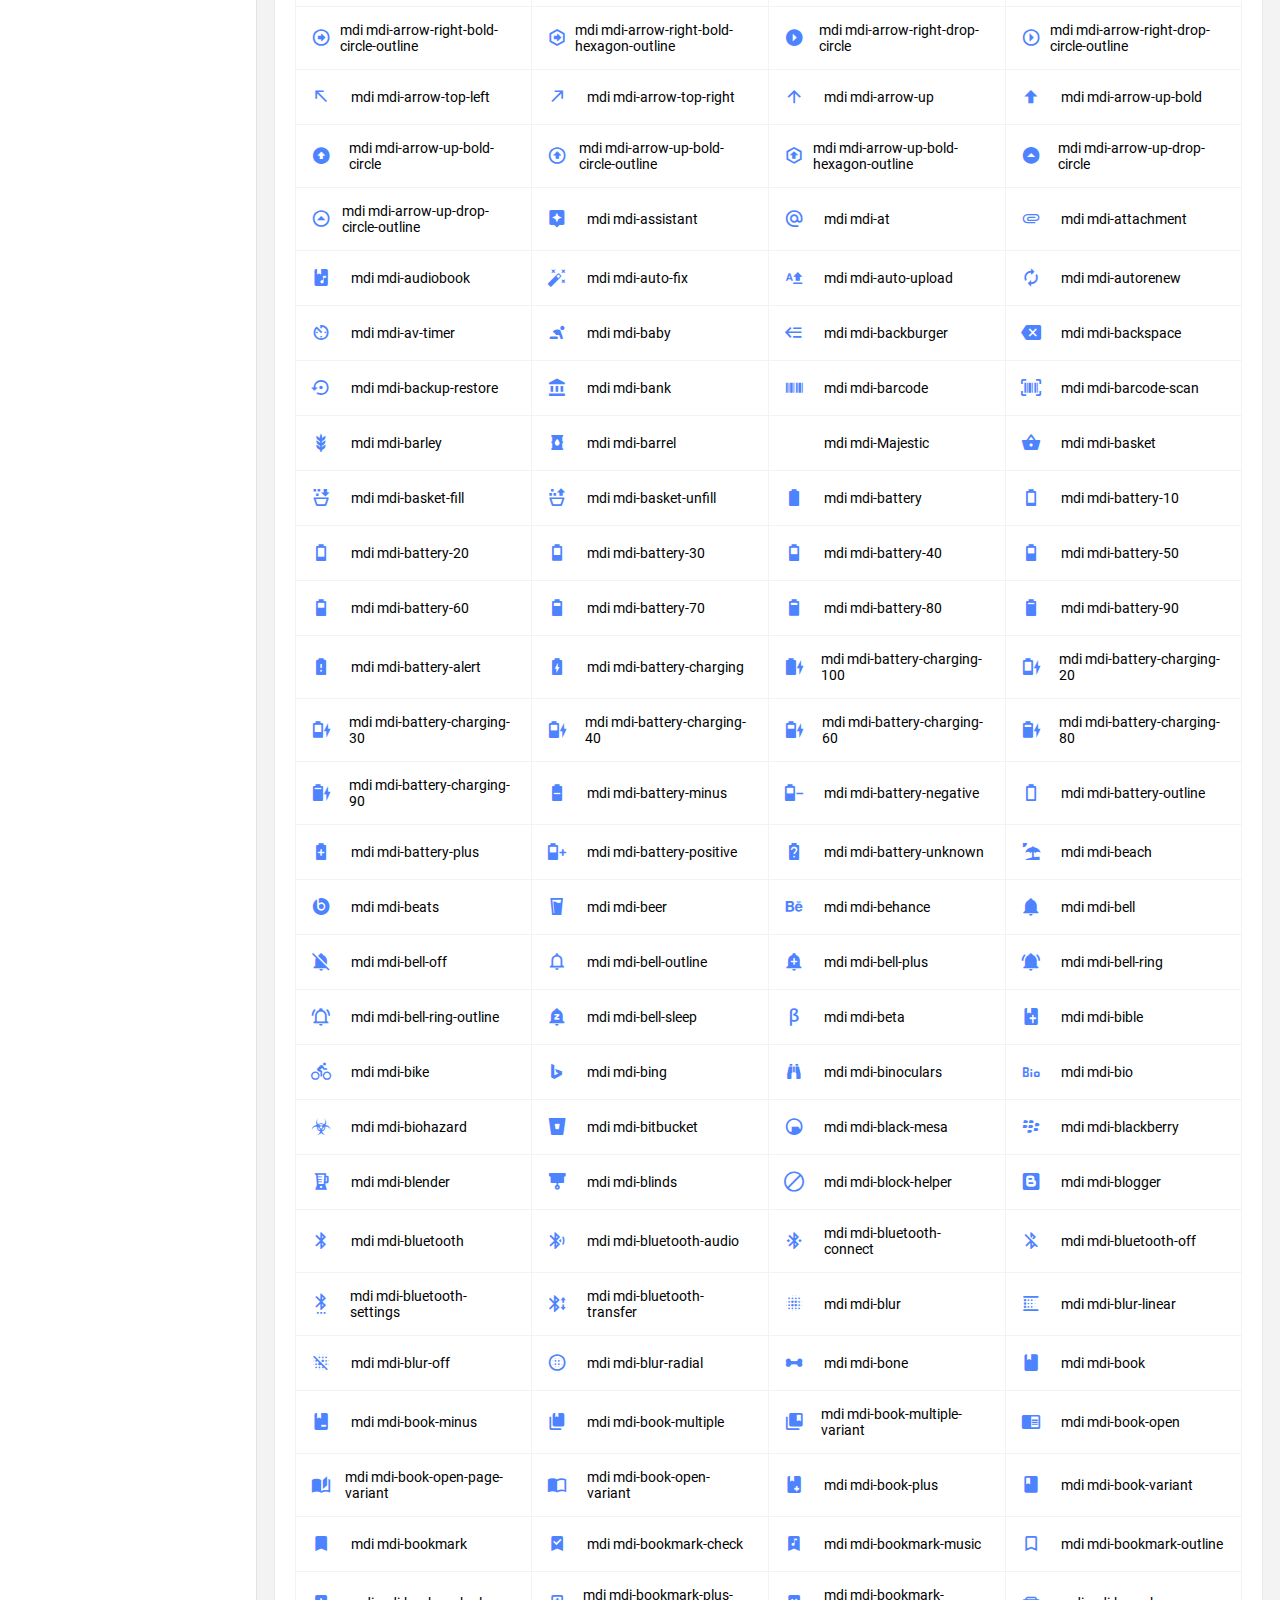
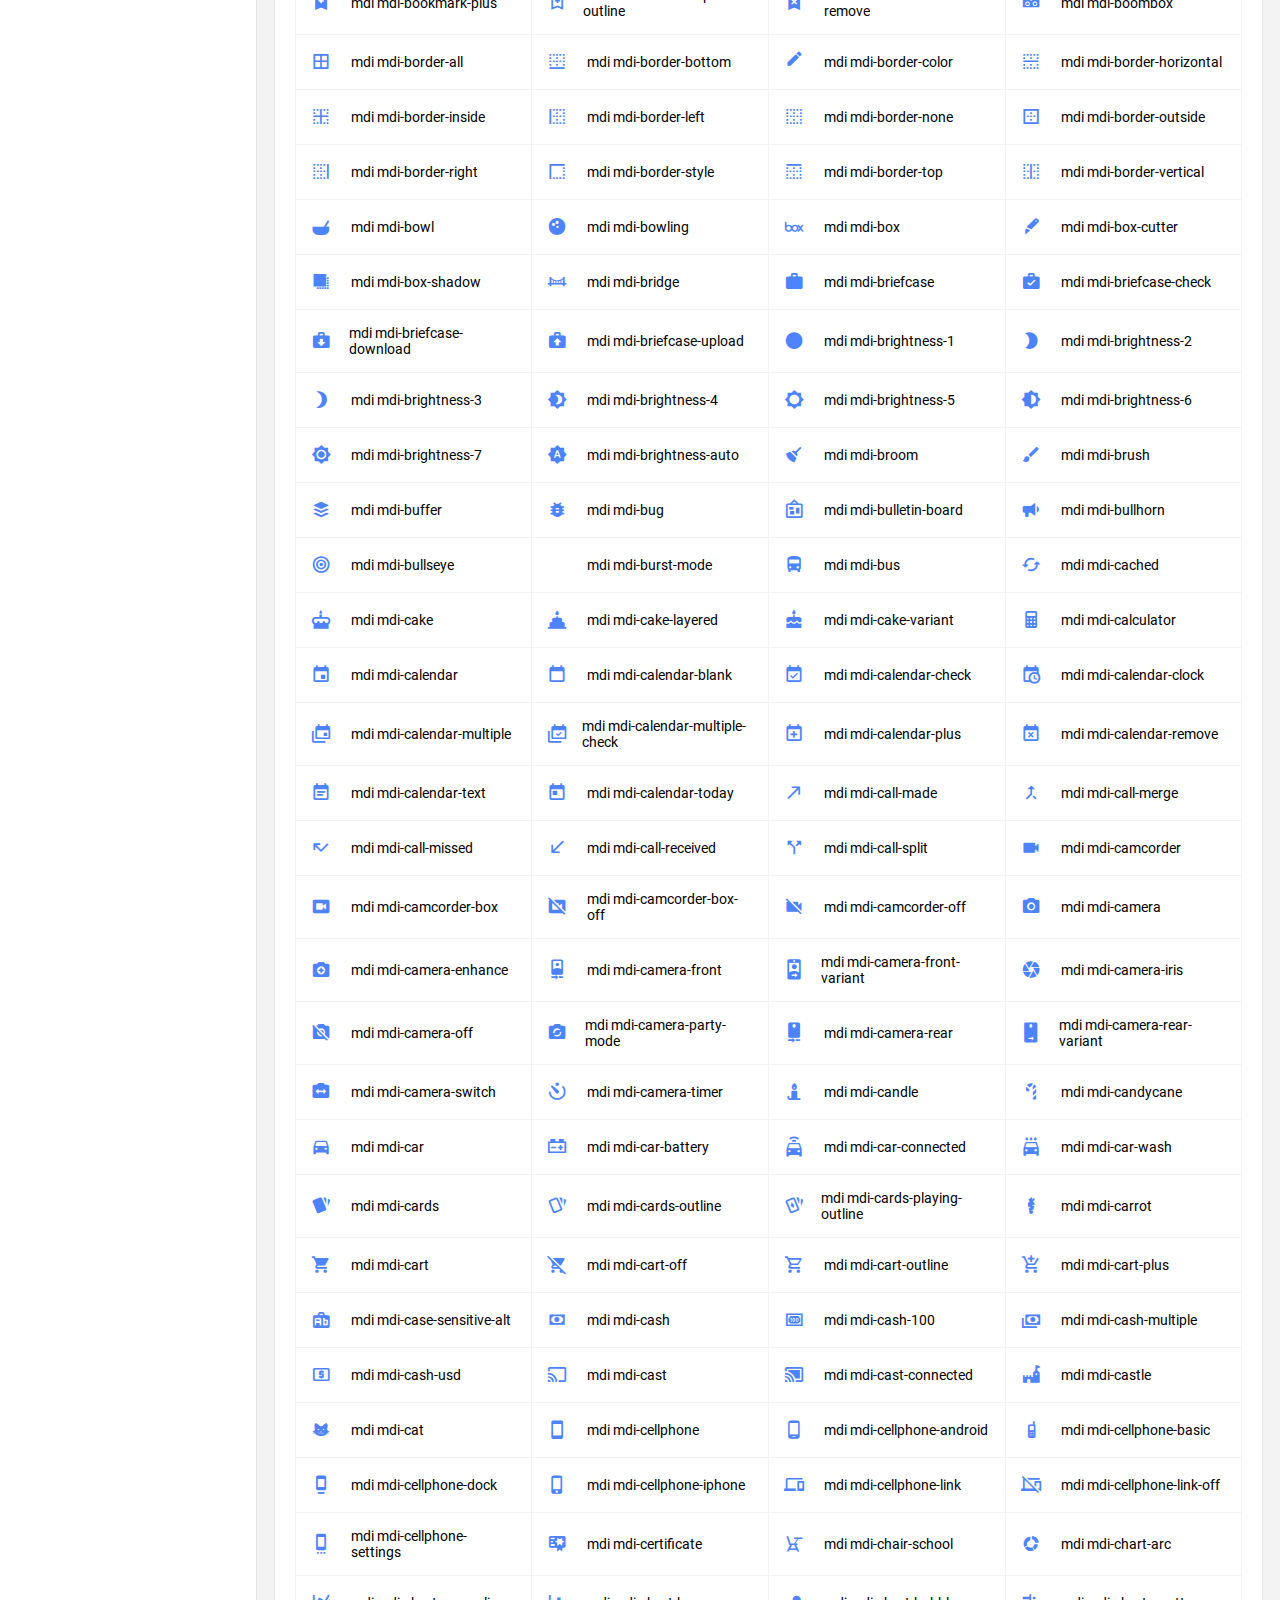
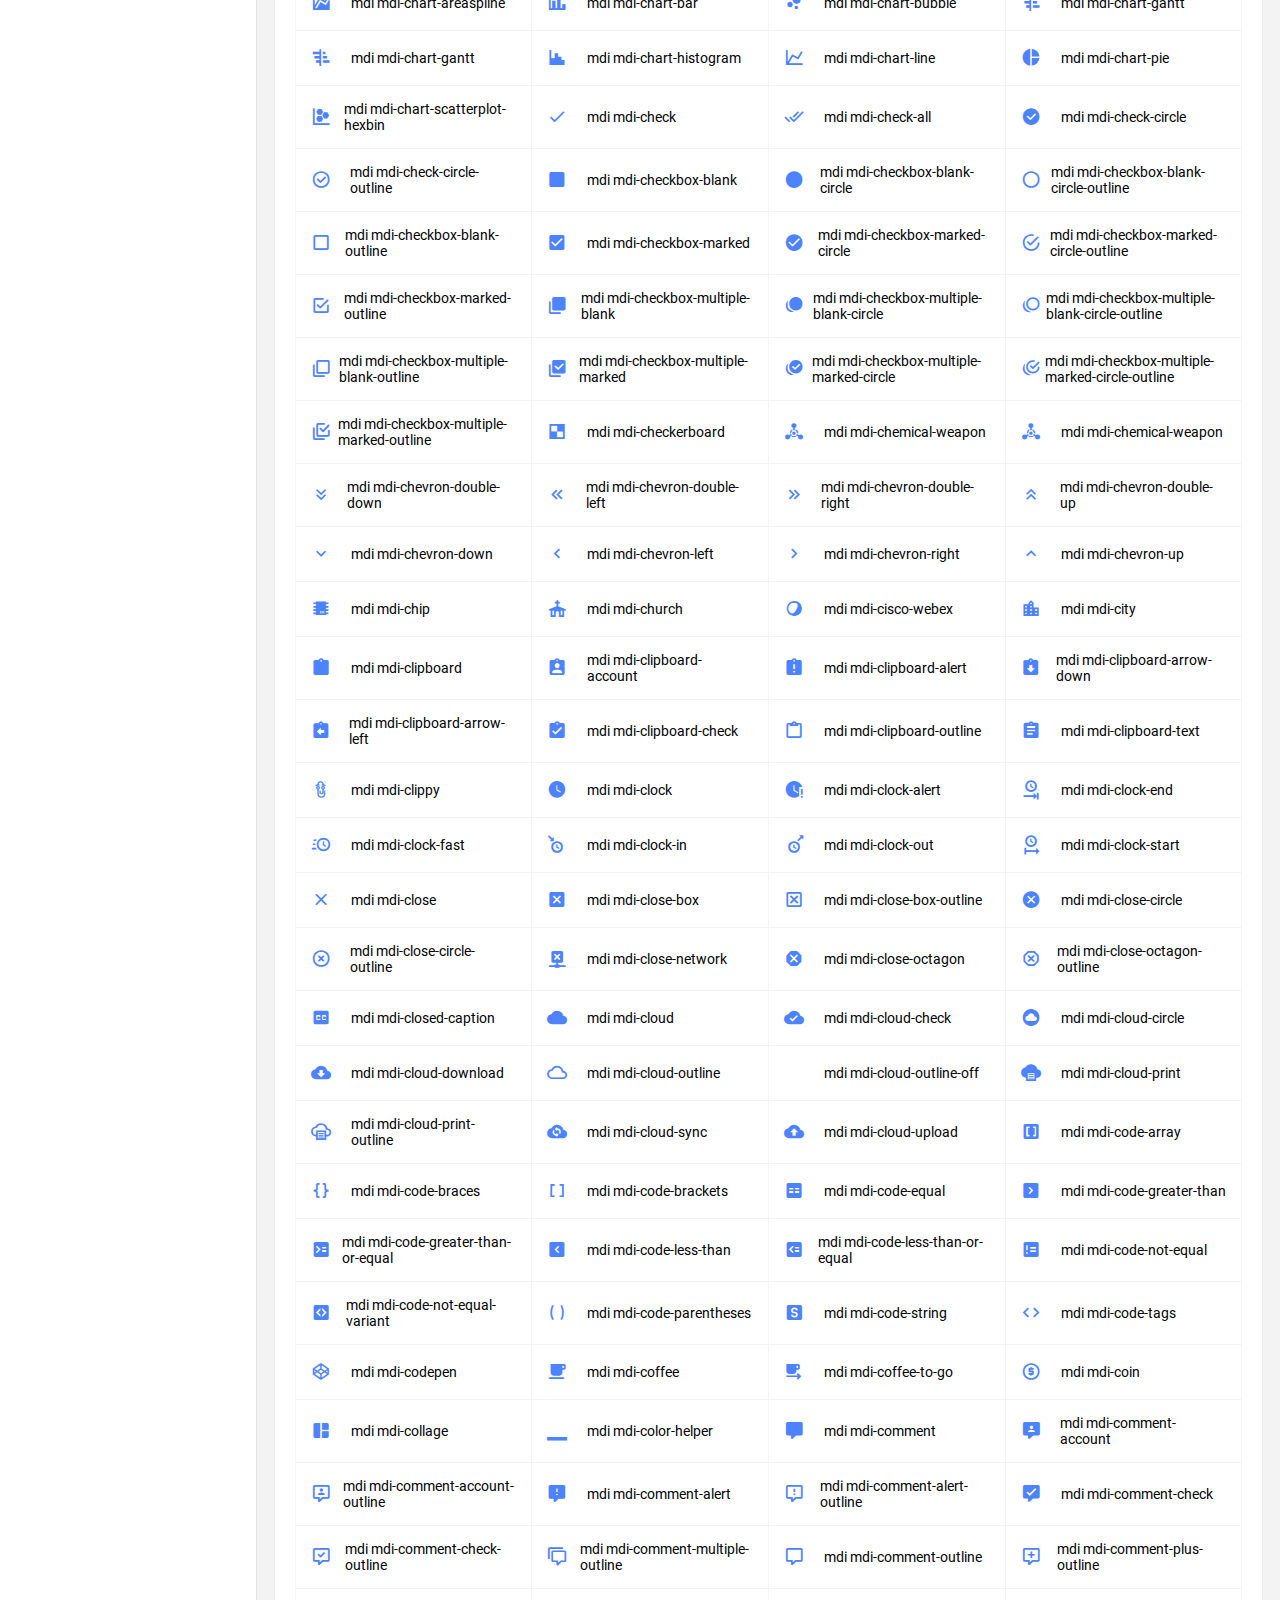
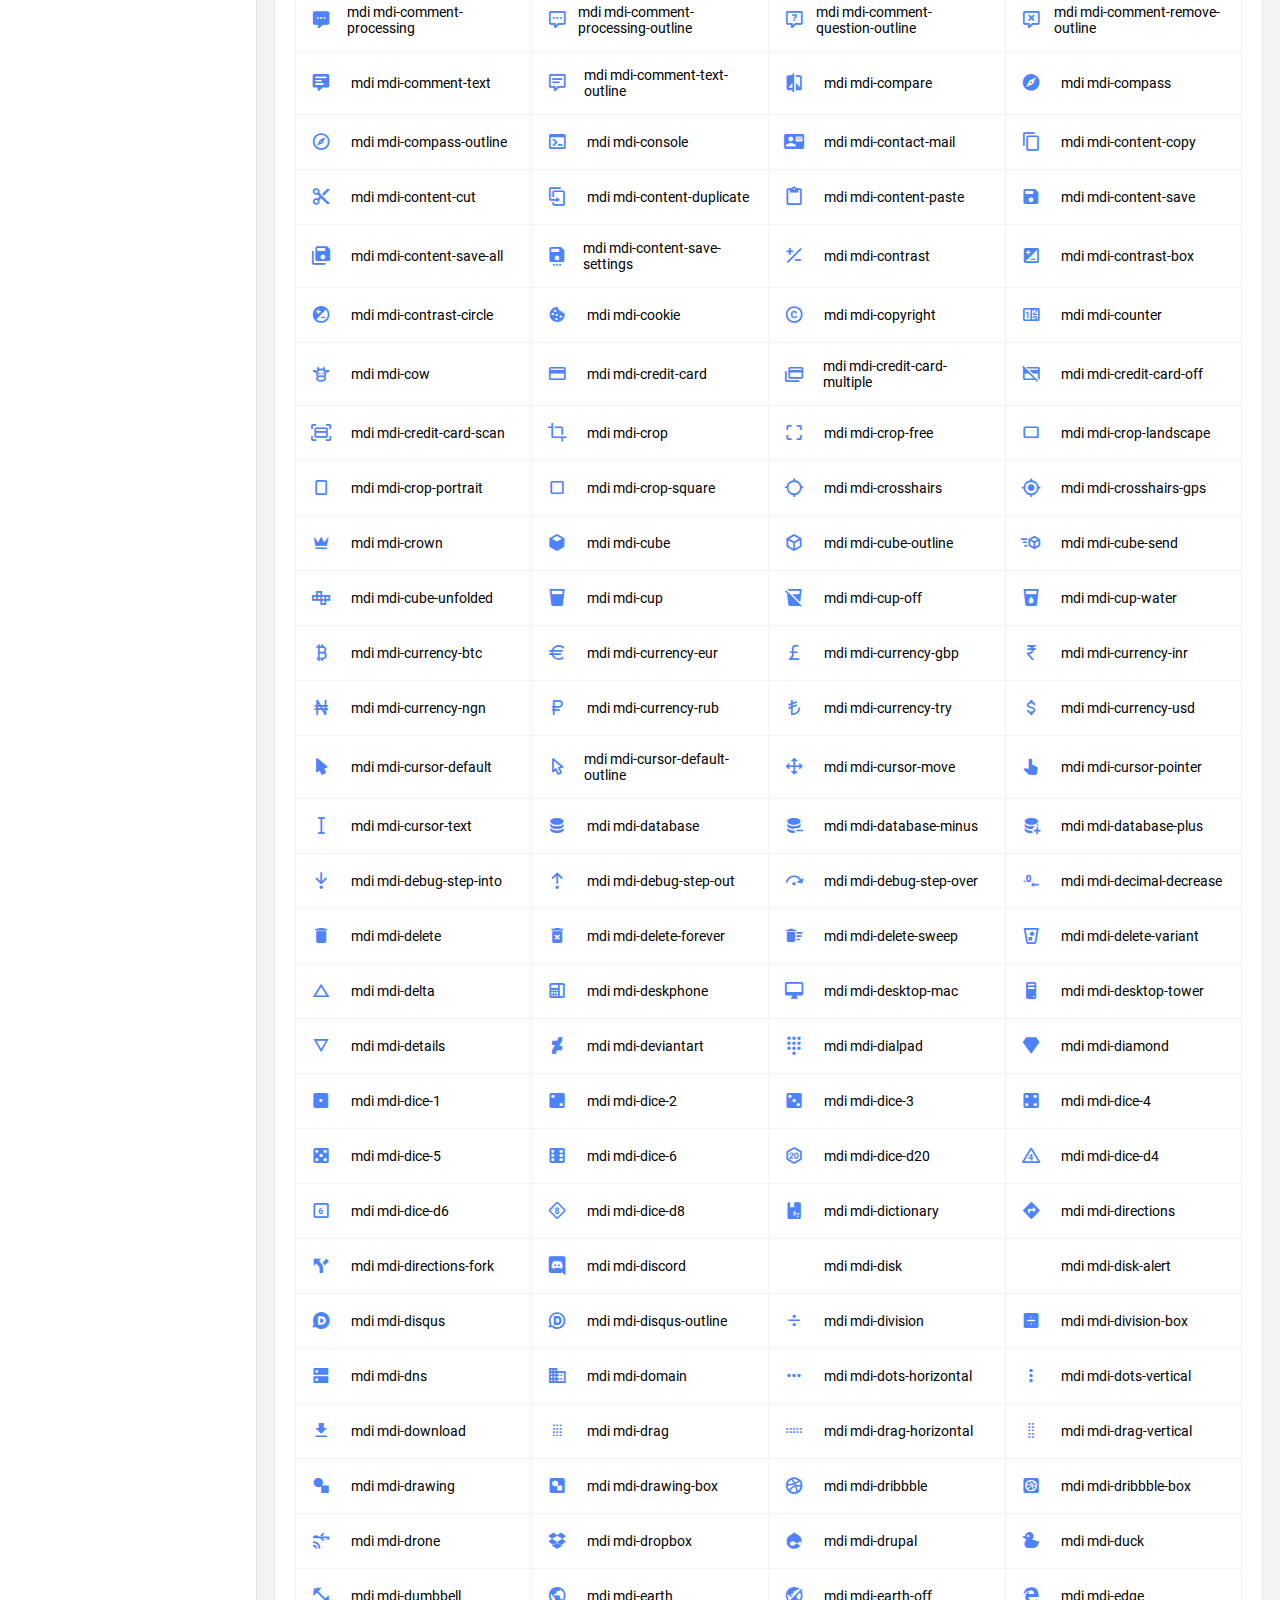
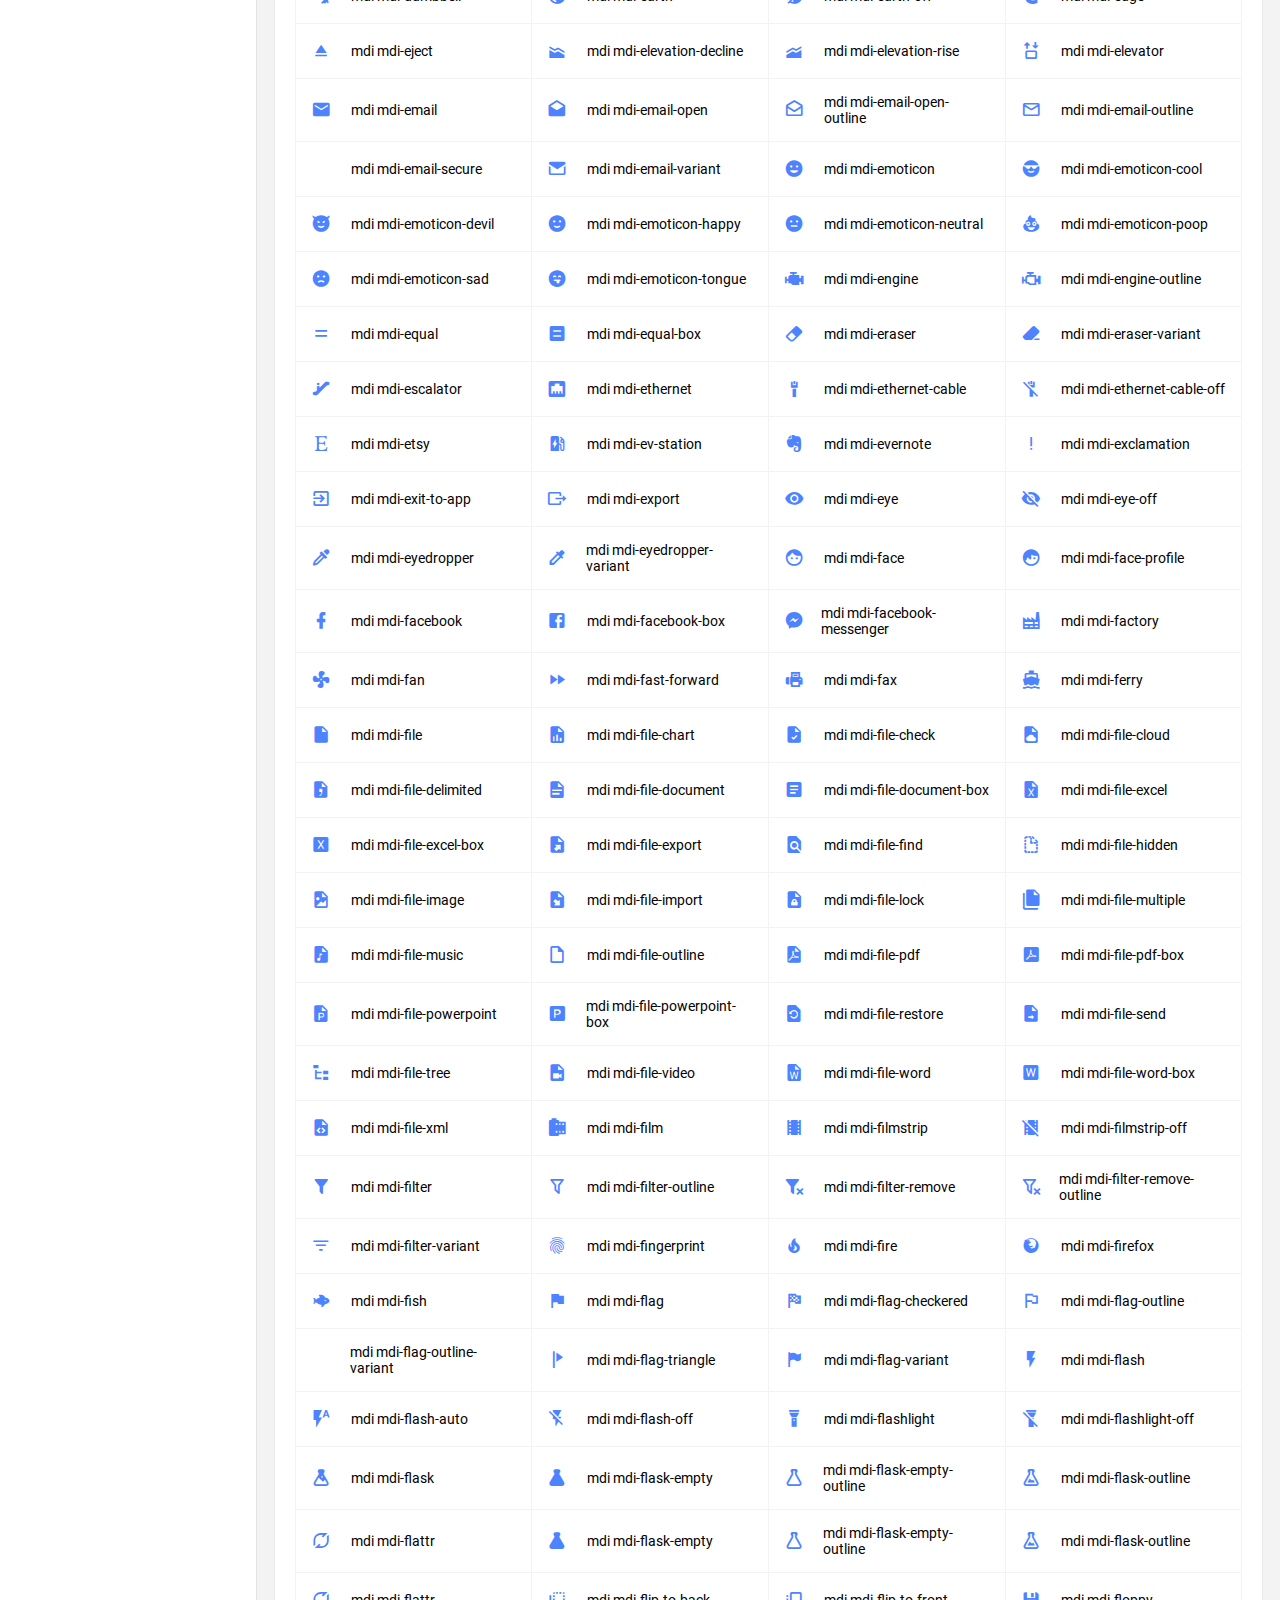
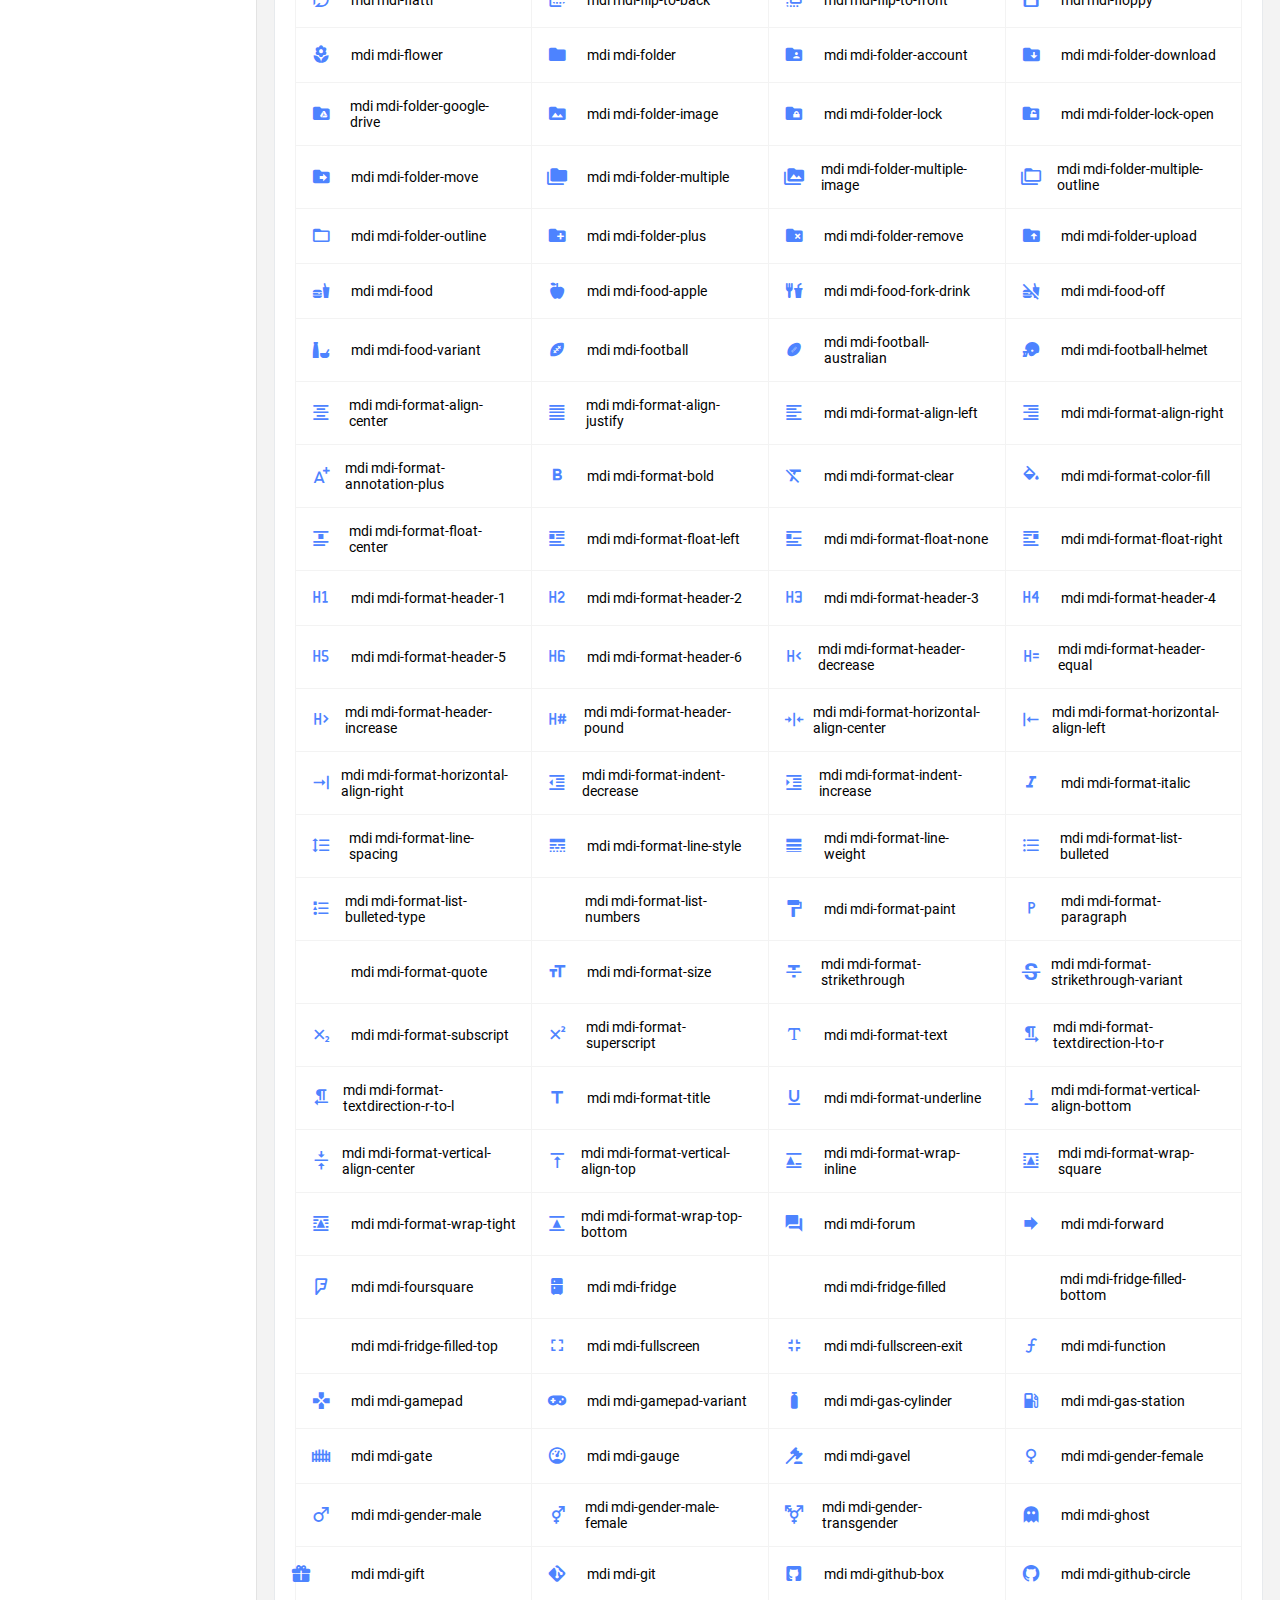
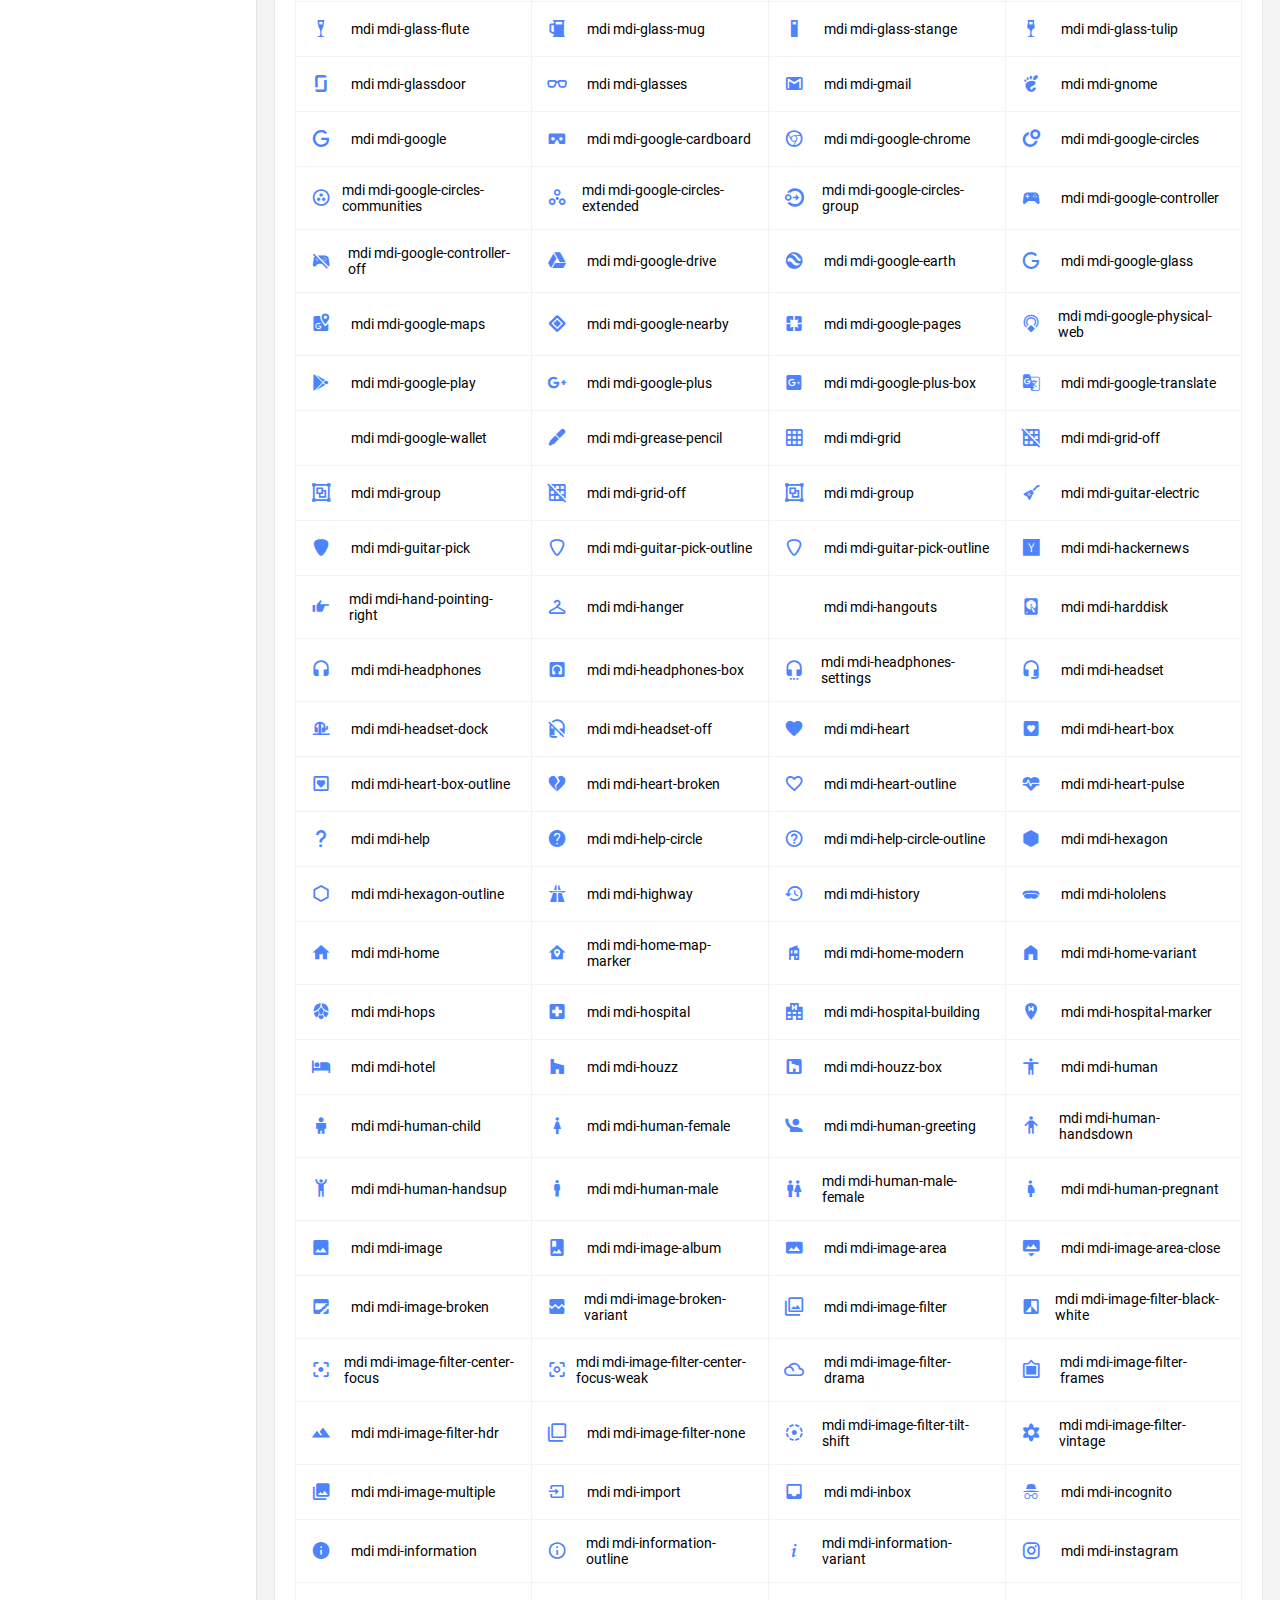
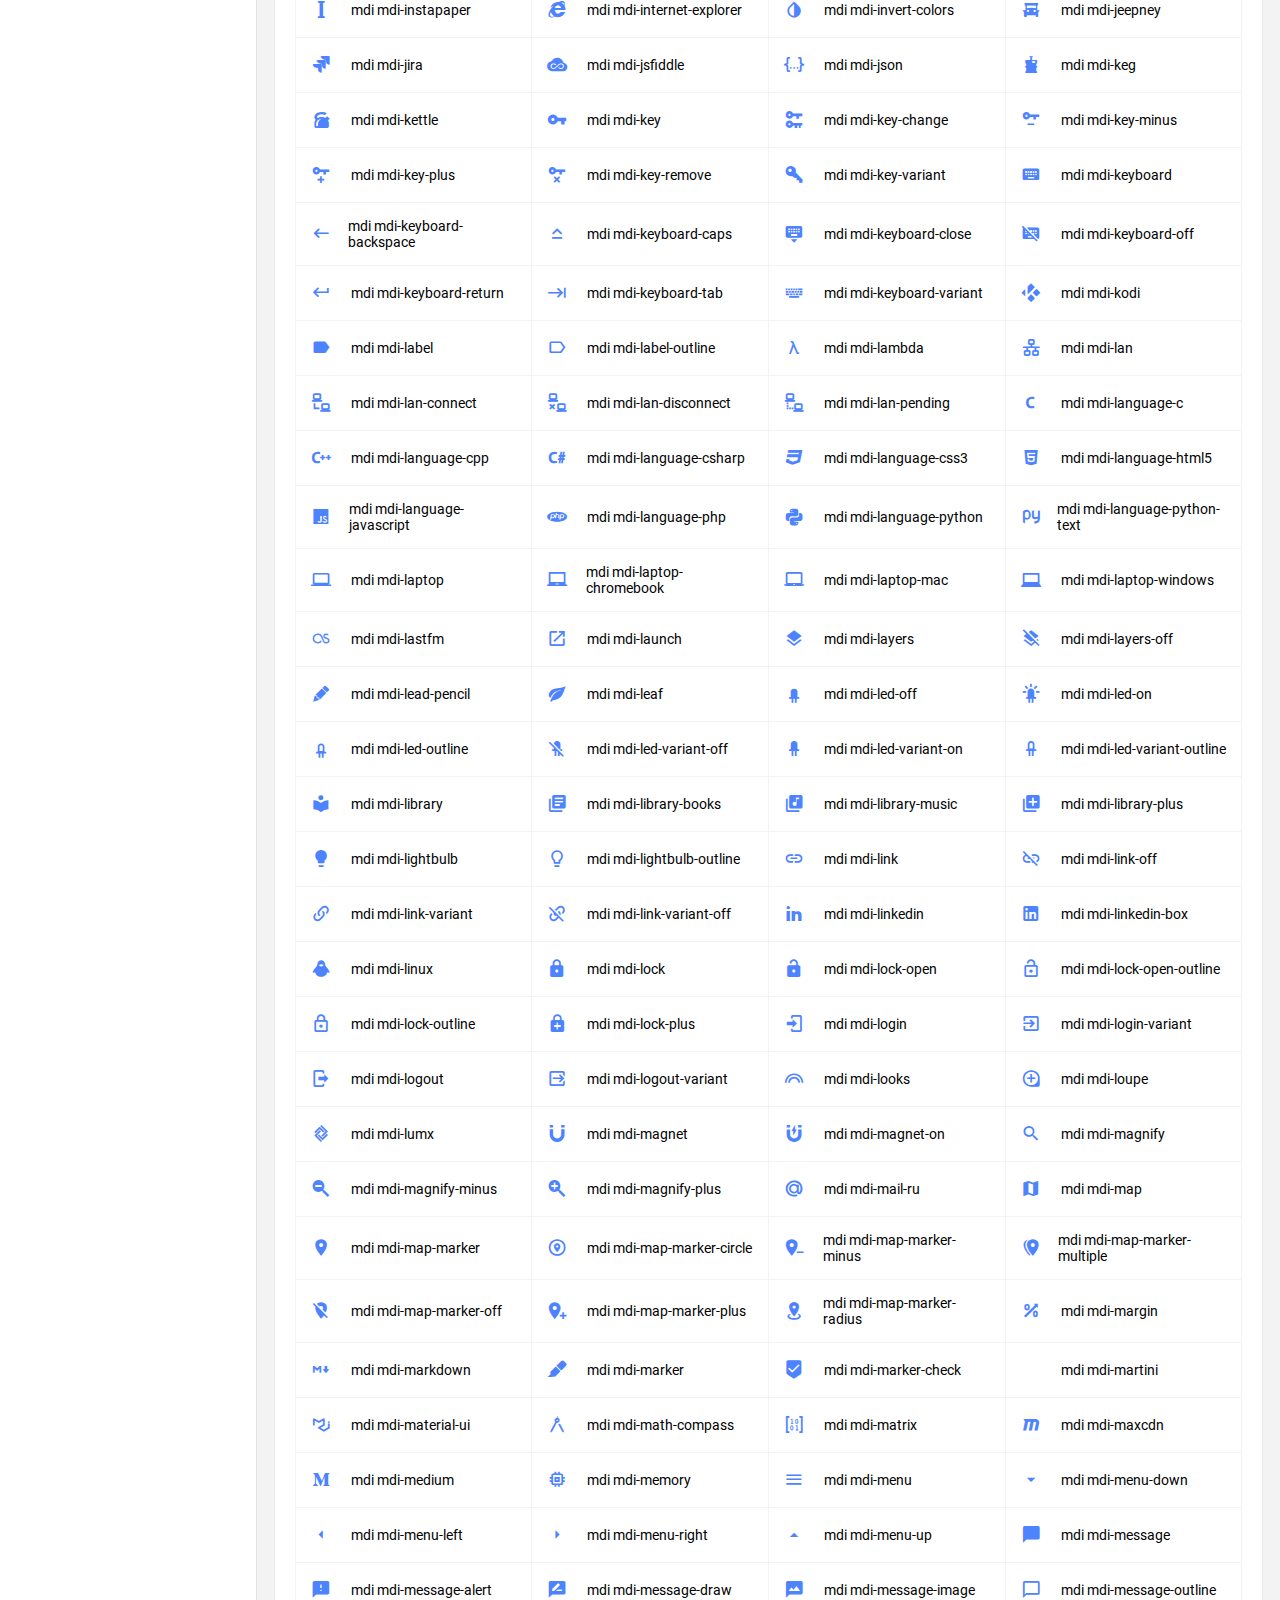
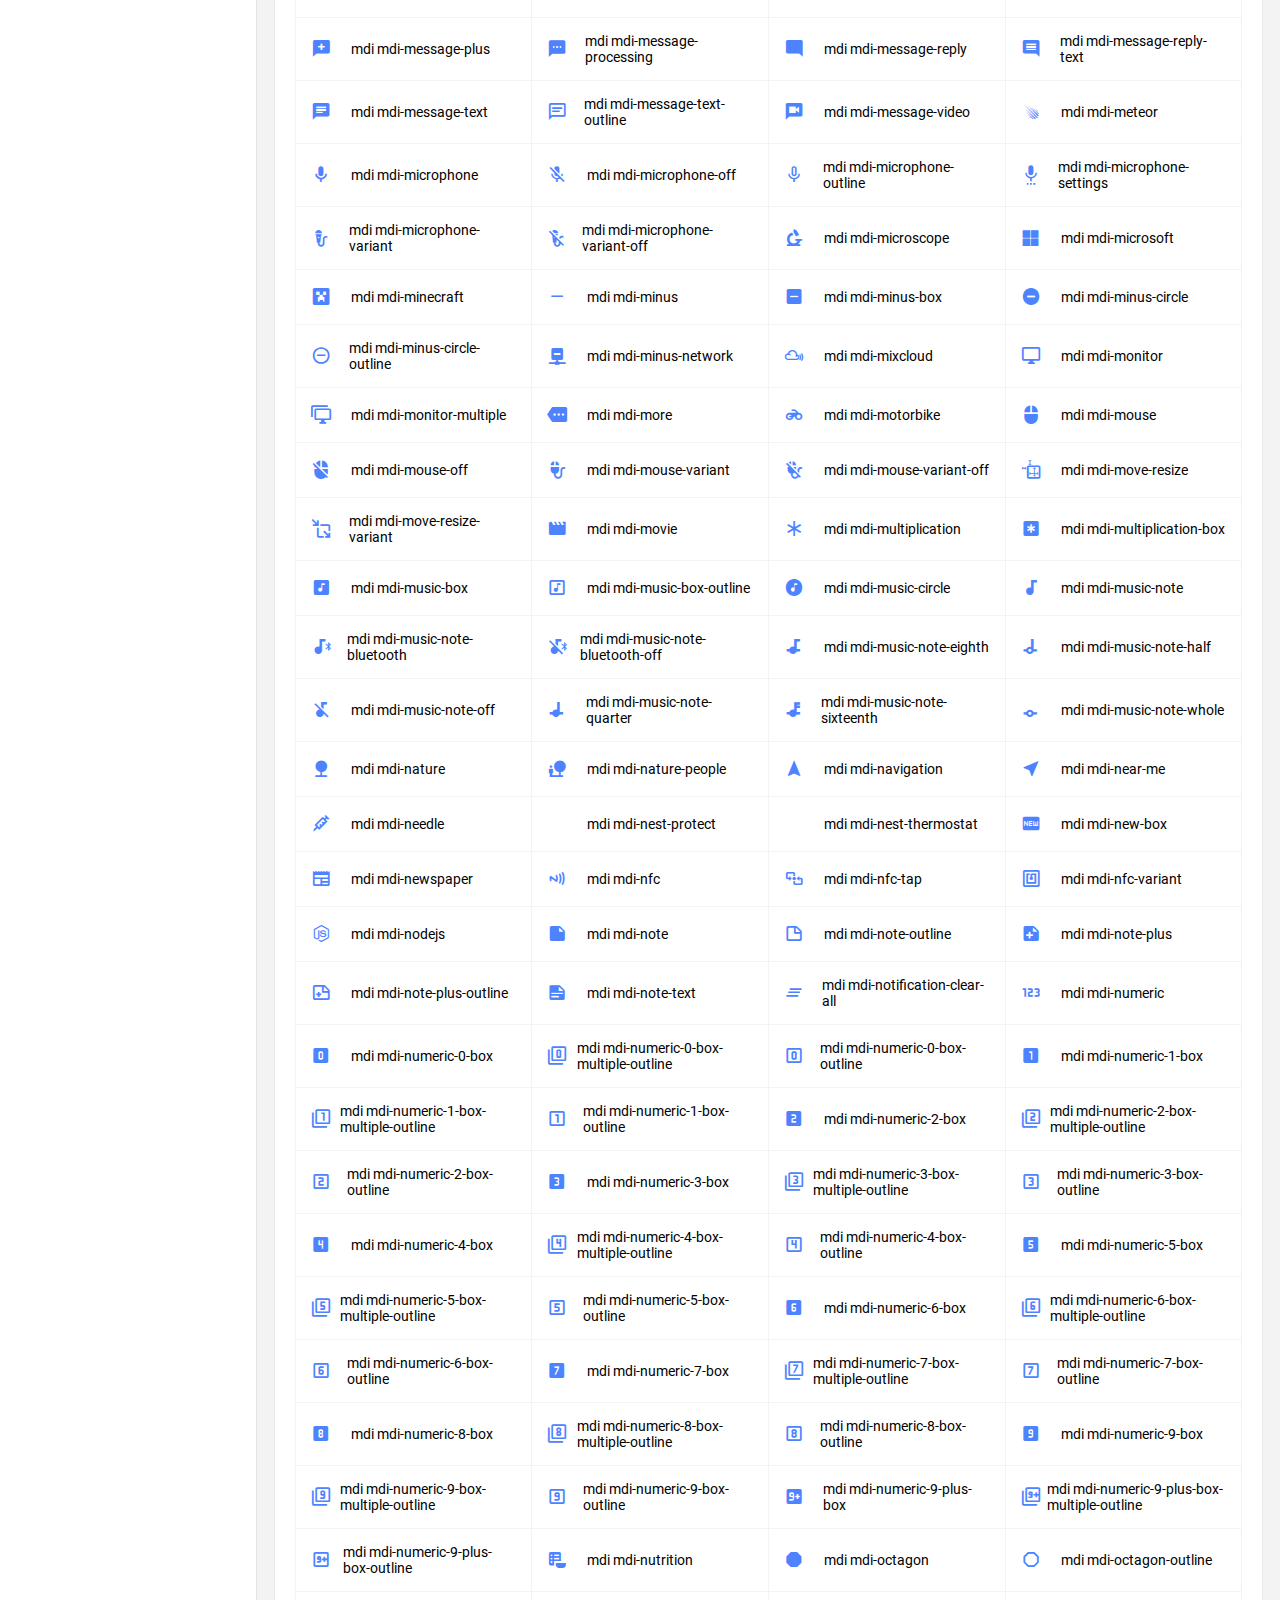
<file: pages/icons/mdi.html>
<!DOCTYPE html>
<html lang="en">

<head>
  <!-- Required meta tags -->
  <meta charset="utf-8">
  <meta name="viewport" content="width=device-width, initial-scale=1, shrink-to-fit=no">
  <title>Majestic Admin</title>
  <!-- plugins:css -->
  <link rel="stylesheet" href="../../vendors/mdi/css/materialdesignicons.min.css">
  <link rel="stylesheet" href="../../vendors/base/vendor.bundle.base.css">
  <!-- endinject -->
  <!-- inject:css -->
  <link rel="stylesheet" href="../../css/style.css">
  <!-- endinject -->
  <link rel="shortcut icon" href="../../images/favicon.png" />
</head>

<body>
  <div class=" container-scroller">
    <!-- partial:../../partials/_navbar.html -->
    <nav class="navbar col-lg-12 col-12 p-0 fixed-top d-flex flex-row">
      <div class="navbar-brand-wrapper d-flex justify-content-center">
        <div class="navbar-brand-inner-wrapper d-flex justify-content-between align-items-center w-100">  
          <a class="navbar-brand brand-logo" href="../../index.html"><img src="../../images/logo.svg" alt="logo"/></a>
          <a class="navbar-brand brand-logo-mini" href="../../index.html"><img src="../../images/logo-mini.svg" alt="logo"/></a>
          <button class="navbar-toggler navbar-toggler align-self-center" type="button" data-toggle="minimize">
            <span class="mdi mdi-sort-variant"></span>
          </button>
        </div>  
      </div>
      <div class="navbar-menu-wrapper d-flex align-items-center justify-content-end">
        <ul class="navbar-nav mr-lg-4 w-100">
          <li class="nav-item nav-search d-none d-lg-block w-100">
            <div class="input-group">
              <div class="input-group-prepend">
                <span class="input-group-text" id="search">
                  <i class="mdi mdi-magnify"></i>
                </span>
              </div>
              <input type="text" class="form-control" placeholder="Search now" aria-label="search" aria-describedby="search">
            </div>
          </li>
        </ul>
        <ul class="navbar-nav navbar-nav-right">
          <li class="nav-item dropdown mr-1">
            <a class="nav-link count-indicator dropdown-toggle d-flex justify-content-center align-items-center" id="messageDropdown" href="#" data-toggle="dropdown">
              <i class="mdi mdi-message-text mx-0"></i>
              <span class="count"></span>
            </a>
            <div class="dropdown-menu dropdown-menu-right navbar-dropdown" aria-labelledby="messageDropdown">
              <p class="mb-0 font-weight-normal float-left dropdown-header">Messages</p>
              <a class="dropdown-item">
                <div class="item-thumbnail">
                    <img src="../../images/faces/face4.jpg" alt="image" class="profile-pic">
                </div>
                <div class="item-content flex-grow">
                  <h6 class="ellipsis font-weight-normal">David Grey
                  </h6>
                  <p class="font-weight-light small-text text-muted mb-0">
                    The meeting is cancelled
                  </p>
                </div>
              </a>
              <a class="dropdown-item">
                <div class="item-thumbnail">
                    <img src="../../images/faces/face2.jpg" alt="image" class="profile-pic">
                </div>
                <div class="item-content flex-grow">
                  <h6 class="ellipsis font-weight-normal">Tim Cook
                  </h6>
                  <p class="font-weight-light small-text text-muted mb-0">
                    New product launch
                  </p>
                </div>
              </a>
              <a class="dropdown-item">
                <div class="item-thumbnail">
                    <img src="../../images/faces/face3.jpg" alt="image" class="profile-pic">
                </div>
                <div class="item-content flex-grow">
                  <h6 class="ellipsis font-weight-normal"> Johnson
                  </h6>
                  <p class="font-weight-light small-text text-muted mb-0">
                    Upcoming board meeting
                  </p>
                </div>
              </a>
            </div>
          </li>
          <li class="nav-item dropdown mr-4">
            <a class="nav-link count-indicator dropdown-toggle d-flex align-items-center justify-content-center notification-dropdown" id="notificationDropdown" href="#" data-toggle="dropdown">
              <i class="mdi mdi-bell mx-0"></i>
              <span class="count"></span>
            </a>
            <div class="dropdown-menu dropdown-menu-right navbar-dropdown" aria-labelledby="notificationDropdown">
              <p class="mb-0 font-weight-normal float-left dropdown-header">Notifications</p>
              <a class="dropdown-item">
                <div class="item-thumbnail">
                  <div class="item-icon bg-success">
                    <i class="mdi mdi-information mx-0"></i>
                  </div>
                </div>
                <div class="item-content">
                  <h6 class="font-weight-normal">Application Error</h6>
                  <p class="font-weight-light small-text mb-0 text-muted">
                    Just now
                  </p>
                </div>
              </a>
              <a class="dropdown-item">
                <div class="item-thumbnail">
                  <div class="item-icon bg-warning">
                    <i class="mdi mdi-settings mx-0"></i>
                  </div>
                </div>
                <div class="item-content">
                  <h6 class="font-weight-normal">Settings</h6>
                  <p class="font-weight-light small-text mb-0 text-muted">
                    Private message
                  </p>
                </div>
              </a>
              <a class="dropdown-item">
                <div class="item-thumbnail">
                  <div class="item-icon bg-info">
                    <i class="mdi mdi-account-box mx-0"></i>
                  </div>
                </div>
                <div class="item-content">
                  <h6 class="font-weight-normal">New user registration</h6>
                  <p class="font-weight-light small-text mb-0 text-muted">
                    2 days ago
                  </p>
                </div>
              </a>
            </div>
          </li>
          <li class="nav-item nav-profile dropdown">
            <a class="nav-link dropdown-toggle" href="#" data-toggle="dropdown" id="profileDropdown">
              <img src="../../images/faces/face5.jpg" alt="profile"/>
              <span class="nav-profile-name">Louis Barnett</span>
            </a>
            <div class="dropdown-menu dropdown-menu-right navbar-dropdown" aria-labelledby="profileDropdown">
              <a class="dropdown-item">
                <i class="mdi mdi-settings text-primary"></i>
                Settings
              </a>
              <a class="dropdown-item">
                <i class="mdi mdi-logout text-primary"></i>
                Logout
              </a>
            </div>
          </li>
        </ul>
        <button class="navbar-toggler navbar-toggler-right d-lg-none align-self-center" type="button" data-toggle="offcanvas">
          <span class="mdi mdi-menu"></span>
        </button>
      </div>
    </nav>
    <!-- partial -->
    <div class="container-fluid page-body-wrapper">
      <!-- partial:../../partials/_sidebar.html -->
      <nav class="sidebar sidebar-offcanvas" id="sidebar">
        <ul class="nav">
          <li class="nav-item">
            <a class="nav-link" href="../../index.html">
              <i class="mdi mdi-home menu-icon"></i>
              <span class="menu-title">Dashboard</span>
            </a>
          </li>
          <li class="nav-item">
            <a class="nav-link" data-toggle="collapse" href="#ui-basic" aria-expanded="false" aria-controls="ui-basic">
              <i class="mdi mdi-circle-outline menu-icon"></i>
              <span class="menu-title">UI Elements</span>
              <i class="menu-arrow"></i>
            </a>
            <div class="collapse" id="ui-basic">
              <ul class="nav flex-column sub-menu">
                <li class="nav-item"> <a class="nav-link" href="../../pages/ui-features/buttons.html">Buttons</a></li>
                <li class="nav-item"> <a class="nav-link" href="../../pages/ui-features/typography.html">Typography</a></li>
              </ul>
            </div>
          </li>
          <li class="nav-item">
            <a class="nav-link" href="../../pages/forms/basic_elements.html">
              <i class="mdi mdi-view-headline menu-icon"></i>
              <span class="menu-title">Form elements</span>
            </a>
          </li>
          <li class="nav-item">
            <a class="nav-link" href="../../pages/charts/chartjs.html">
              <i class="mdi mdi-chart-pie menu-icon"></i>
              <span class="menu-title">Charts</span>
            </a>
          </li>
          <li class="nav-item">
            <a class="nav-link" href="../../pages/tables/basic-table.html">
              <i class="mdi mdi-grid-large menu-icon"></i>
              <span class="menu-title">Tables</span>
            </a>
          </li>
          <li class="nav-item">
            <a class="nav-link" href="../../pages/icons/mdi.html">
              <i class="mdi mdi-emoticon menu-icon"></i>
              <span class="menu-title">Icons</span>
            </a>
          </li>
          <li class="nav-item">
            <a class="nav-link" data-toggle="collapse" href="#auth" aria-expanded="false" aria-controls="auth">
              <i class="mdi mdi-account menu-icon"></i>
              <span class="menu-title">User Pages</span>
              <i class="menu-arrow"></i>
            </a>
            <div class="collapse" id="auth">
              <ul class="nav flex-column sub-menu">
                <li class="nav-item"> <a class="nav-link" href="../../pages/samples/login.html"> Login </a></li>
                <li class="nav-item"> <a class="nav-link" href="../../pages/samples/login-2.html"> Login 2 </a></li>
                <li class="nav-item"> <a class="nav-link" href="../../pages/samples/register.html"> Register </a></li>
                <li class="nav-item"> <a class="nav-link" href="../../pages/samples/register-2.html"> Register 2 </a></li>
                <li class="nav-item"> <a class="nav-link" href="../../pages/samples/lock-screen.html"> Lockscreen </a></li>
              </ul>
            </div>
          </li>
          <li class="nav-item">
            <a class="nav-link" href="../../documentation/documentation.html">
              <i class="mdi mdi-file-document-box-outline menu-icon"></i>
              <span class="menu-title">Documentation</span>
            </a>
          </li>
        </ul>
      </nav>
      <!-- partial -->
      <div class="main-panel">        
        <div class="content-wrapper">
          <div class="row">
            <div class="col-lg-12 grid-margin">
              <div class="card">
                <div class="card-body">
                  <div class="row icons-list">
                    <div class="col-sm-6 col-md-4 col-lg-3">
                        <i class="mdi mdi-access-point"></i> mdi mdi-access-point
                    </div>
                    <div class="col-sm-6 col-md-4 col-lg-3">
                        <i class="mdi mdi-access-point-network"></i> mdi mdi-access-point-network
                    </div>
                    <div class="col-sm-6 col-md-4 col-lg-3">
                        <i class="mdi mdi-account"></i> mdi mdi-account
                    </div>
                    <div class="col-sm-6 col-md-4 col-lg-3">
                        <i class="mdi mdi-account-box"></i> mdi mdi-account-box
                    </div>
                    <div class="col-sm-6 col-md-4 col-lg-3">
                        <i class="mdi mdi-account-box-outline"></i> mdi mdi-account-box-outline
                    </div>
                    <div class="col-sm-6 col-md-4 col-lg-3">
                        <i class="mdi mdi-account-card-details"></i> mdi mdi-account-card-details
                    </div>
                    <div class="col-sm-6 col-md-4 col-lg-3">
                        <i class="mdi mdi-account-check"></i> mdi mdi-account-check
                    </div>
                    <div class="col-sm-6 col-md-4 col-lg-3">
                        <i class="mdi mdi-account-circle"></i> mdi mdi-account-circle
                    </div>
                    <div class="col-sm-6 col-md-4 col-lg-3">
                        <i class="mdi mdi-account-convert"></i> mdi mdi-account-convert
                    </div>
                    <div class="col-sm-6 col-md-4 col-lg-3">
                        <i class="mdi mdi-account-key"></i> mdi mdi-account-key
                    </div>
                    <div class="col-sm-6 col-md-4 col-lg-3">
                        <i class="mdi mdi-account-location"></i> mdi mdi-account-location
                    </div>
                    <div class="col-sm-6 col-md-4 col-lg-3">
                        <i class="mdi mdi-account-minus"></i> mdi mdi-account-minus
                    </div>
                    <div class="col-sm-6 col-md-4 col-lg-3">
                        <i class="mdi mdi-account-multiple"></i> mdi mdi-account-multiple
                    </div>
                    <div class="col-sm-6 col-md-4 col-lg-3">
                        <i class="mdi mdi-account-multiple-minus"></i> mdi mdi-account-multiple-minus
                    </div>
                    <div class="col-sm-6 col-md-4 col-lg-3">
                        <i class="mdi mdi-account-multiple-outline"></i> mdi mdi-account-multiple-outline
                    </div>
                    <div class="col-sm-6 col-md-4 col-lg-3">
                        <i class="mdi mdi-account-multiple-plus"></i> mdi mdi-account-multiple-plus
                    </div>
                    <div class="col-sm-6 col-md-4 col-lg-3">
                        <i class="mdi mdi-account-network"></i> mdi mdi-account-network
                    </div>
                    <div class="col-sm-6 col-md-4 col-lg-3">
                        <i class="mdi mdi-account-off"></i> mdi mdi-account-off
                    </div>
                    <div class="col-sm-6 col-md-4 col-lg-3">
                        <i class="mdi mdi-account-outline"></i> mdi mdi-account-outline
                    </div>
                    <div class="col-sm-6 col-md-4 col-lg-3">
                        <i class="mdi mdi-account-plus"></i> mdi mdi-account-plus
                    </div>
                    <div class="col-sm-6 col-md-4 col-lg-3">
                        <i class="mdi mdi-account-remove"></i> mdi mdi-account-remove
                    </div>
                    <div class="col-sm-6 col-md-4 col-lg-3">
                        <i class="mdi mdi-account-search"></i> mdi mdi-account-search
                    </div>
                    <div class="col-sm-6 col-md-4 col-lg-3">
                        <i class="mdi mdi-account-settings"></i> mdi mdi-account-settings
                    </div>
                    <div class="col-sm-6 col-md-4 col-lg-3">
                        <i class="mdi mdi-account-settings-variant"></i> mdi mdi-account-settings-variant
                    </div>
                    <div class="col-sm-6 col-md-4 col-lg-3">
                        <i class="mdi mdi-account-star"></i> mdi mdi-account-star
                    </div>
                    <div class="col-sm-6 col-md-4 col-lg-3">
                        <i class="mdi mdi-account-switch"></i> mdi mdi-account-switch
                    </div>
                    <div class="col-sm-6 col-md-4 col-lg-3">
                        <i class="mdi mdi-adjust"></i> mdi mdi-adjust
                    </div>
                    <div class="col-sm-6 col-md-4 col-lg-3">
                        <i class="mdi mdi-air-conditioner"></i> mdi mdi-air-conditioner
                    </div>
                    <div class="col-sm-6 col-md-4 col-lg-3">
                        <i class="mdi mdi-airballoon"></i> mdi mdi-airballoon
                    </div>
                    <div class="col-sm-6 col-md-4 col-lg-3">
                        <i class="mdi mdi-airplane"></i> mdi mdi-airplane
                    </div>
                    <div class="col-sm-6 col-md-4 col-lg-3">
                        <i class="mdi mdi-airplane-landing"></i> mdi mdi-airplane-landing
                    </div>
                    <div class="col-sm-6 col-md-4 col-lg-3">
                        <i class="mdi mdi-airplane-off"></i> mdi mdi-airplane-off
                    </div>
                    <div class="col-sm-6 col-md-4 col-lg-3">
                        <i class="mdi mdi-airplane-takeoff"></i> mdi mdi-airplane-takeoff
                    </div>
                    <div class="col-sm-6 col-md-4 col-lg-3">
                        <i class="mdi mdi-airplay"></i> mdi mdi-airplay
                    </div>
                    <div class="col-sm-6 col-md-4 col-lg-3">
                        <i class="mdi mdi-alarm"></i> mdi mdi-alarm
                    </div>
                    <div class="col-sm-6 col-md-4 col-lg-3">
                        <i class="mdi mdi-alarm-check"></i> mdi mdi-alarm-check
                    </div>
                    <div class="col-sm-6 col-md-4 col-lg-3">
                        <i class="mdi mdi-alarm-multiple"></i> mdi mdi-alarm-multiple
                    </div>
                    <div class="col-sm-6 col-md-4 col-lg-3">
                        <i class="mdi mdi-alarm-off"></i> mdi mdi-alarm-off
                    </div>
                    <div class="col-sm-6 col-md-4 col-lg-3">
                        <i class="mdi mdi-alarm-plus"></i> mdi mdi-alarm-plus
                    </div>
                    <div class="col-sm-6 col-md-4 col-lg-3">
                        <i class="mdi mdi-album"></i> mdi mdi-albums
                    </div>
                    <div class="col-sm-6 col-md-4 col-lg-3">
                        <i class="mdi mdi-alert"></i> mdi mdi-alert
                    </div>
                    <div class="col-sm-6 col-md-4 col-lg-3">
                        <i class="mdi mdi-alert-box"></i> mdi mdi-alert-box
                    </div>
                    <div class="col-sm-6 col-md-4 col-lg-3">
                        <i class="mdi mdi-alert-circle"></i> mdi mdi-alert-circle
                    </div>
                    <div class="col-sm-6 col-md-4 col-lg-3">
                        <i class="mdi mdi-alert-circle-outline"></i> mdi mdi-alert-circle-outline
                    </div>
                    <div class="col-sm-6 col-md-4 col-lg-3">
                        <i class="mdi mdi-alert-octagon"></i> mdi mdi-alert-octagon
                    </div>
                    <div class="col-sm-6 col-md-4 col-lg-3">
                        <i class="mdi mdi-alert-outline"></i> mdi mdi-alert-outline
                    </div>
                    <div class="col-sm-6 col-md-4 col-lg-3">
                        <i class="mdi mdi-alpha"></i> mdi mdi-alpha
                    </div>
                    <div class="col-sm-6 col-md-4 col-lg-3">
                        <i class="mdi mdi-alphabetical"></i> mdi mdi-alphabetical
                    </div>
                    <div class="col-sm-6 col-md-4 col-lg-3">
                        <i class="mdi mdi-altimeter"></i> mdi mdi-altimeter
                    </div>
                    <div class="col-sm-6 col-md-4 col-lg-3">
                        <i class="mdi mdi-amazon"></i> mdi mdi-amazon
                    </div>
                    <div class="col-sm-6 col-md-4 col-lg-3">
                        <i class="mdi mdi-amazon-clouddrive"></i> mdi mdi-amazon-clouddrive
                    </div>
                    <div class="col-sm-6 col-md-4 col-lg-3">
                        <i class="mdi mdi-ambulance"></i> mdi mdi-ambulance
                    </div>
                    <div class="col-sm-6 col-md-4 col-lg-3">
                        <i class="mdi mdi-amplifier"></i> mdi mdi-amplifier
                    </div>
                    <div class="col-sm-6 col-md-4 col-lg-3">
                        <i class="mdi mdi-anchor"></i> mdi mdi-anchor
                    </div>
                    <div class="col-sm-6 col-md-4 col-lg-3">
                        <i class="mdi mdi-android"></i> mdi mdi-android
                    </div>
                    <div class="col-sm-6 col-md-4 col-lg-3">
                        <i class="mdi mdi-android-debug-bridge"></i> mdi mdi-android-debug-bridge
                    </div>
                    <div class="col-sm-6 col-md-4 col-lg-3">
                        <i class="mdi mdi-android-studio"></i> mdi mdi-android-studio
                    </div>
                    <div class="col-sm-6 col-md-4 col-lg-3">
                        <i class="mdi mdi-animation"></i> mdi mdi-animation
                    </div>
                    <div class="col-sm-6 col-md-4 col-lg-3">
                        <i class="mdi mdi-apple"></i> mdi mdi-apple
                    </div>
                    <div class="col-sm-6 col-md-4 col-lg-3">
                        <i class="mdi mdi-apple-finder"></i> mdi mdi-apple-finder
                    </div>
                    <div class="col-sm-6 col-md-4 col-lg-3">
                        <i class="mdi mdi-apple-ios"></i> mdi mdi-apple-ios
                    </div>
                    <div class="col-sm-6 col-md-4 col-lg-3">
                        <i class="mdi mdi-apple-keyboard-caps"></i> mdi mdi-apple-keyboard-caps
                    </div>
                    <div class="col-sm-6 col-md-4 col-lg-3">
                        <i class="mdi mdi-apple-keyboard-command"></i> mdi mdi-apple-keyboard-command
                    </div>
                    <div class="col-sm-6 col-md-4 col-lg-3">
                        <i class="mdi mdi-apple-keyboard-control"></i> mdi mdi-apple-keyboard-control
                    </div>
                    <div class="col-sm-6 col-md-4 col-lg-3">
                        <i class="mdi mdi-apple-keyboard-option"></i> mdi mdi-apple-keyboard-option
                    </div>
                    <div class="col-sm-6 col-md-4 col-lg-3">
                        <i class="mdi mdi-apple-keyboard-shift"></i> mdi mdi-apple-keyboard-shift
                    </div>
                    <div class="col-sm-6 col-md-4 col-lg-3">
                        <i class="mdi mdi-apple-mobileme "></i> mdi mdi-apple-mobileme
                    </div>
                    <div class="col-sm-6 col-md-4 col-lg-3">
                        <i class="mdi mdi-apple-safari"></i> mdi mdi-apple-safari
                    </div>
                    <div class="col-sm-6 col-md-4 col-lg-3">
                        <i class="mdi mdi-application"></i> mdi mdi-application
                    </div>
                    <div class="col-sm-6 col-md-4 col-lg-3">
                        <i class="mdi mdi-appnet"></i> mdi mdi-appnet
                    </div>
                    <div class="col-sm-6 col-md-4 col-lg-3">
                        <i class="mdi mdi-apps"></i> mdi mdi-apps
                    </div>
                    <div class="col-sm-6 col-md-4 col-lg-3">
                        <i class="mdi mdi-archive"></i> mdi mdi-archive
                    </div>
                    <div class="col-sm-6 col-md-4 col-lg-3">
                        <i class="mdi mdi-arrange-bring-forward"></i> mdi mdi-arrange-bring-forward
                    </div>
                    <div class="col-sm-6 col-md-4 col-lg-3">
                        <i class="mdi mdi-arrange-bring-to-front"></i> mdi mdi-arrange-bring-to-front
                    </div>
                    <div class="col-sm-6 col-md-4 col-lg-3">
                        <i class="mdi mdi-arrange-send-backward"></i> mdi mdi-arrange-send-backward
                    </div>
                    <div class="col-sm-6 col-md-4 col-lg-3">
                        <i class="mdi mdi-arrange-send-to-back"></i> mdi mdi-arrange-send-to-back
                    </div>
                    <div class="col-sm-6 col-md-4 col-lg-3">
                        <i class="mdi mdi-arrow-all"></i> mdi mdi-arrow-all
                    </div>
                    <div class="col-sm-6 col-md-4 col-lg-3">
                        <i class="mdi mdi-arrow-bottom-left"></i> mdi mdi-arrow-bottom-left
                    </div>
                    <div class="col-sm-6 col-md-4 col-lg-3">
                        <i class="mdi mdi-arrow-bottom-right"></i> mdi mdi-arrow-bottom-right
                    </div>
                    <div class="col-sm-6 col-md-4 col-lg-3">
                        <i class="mdi mdi-arrow-compress"></i> mdi mdi-arrow-compress
                    </div>
                    <div class="col-sm-6 col-md-4 col-lg-3">
                        <i class="mdi mdi-arrow-compress-all"></i> mdi mdi-arrow-compress-all
                    </div>
                    <div class="col-sm-6 col-md-4 col-lg-3">
                        <i class="mdi mdi-arrow-down"></i> mdi mdi-arrow-down
                    </div>
                    <div class="col-sm-6 col-md-4 col-lg-3">
                        <i class="mdi mdi-arrow-down"></i> mdi mdi-arrow-down
                    </div>
                    <div class="col-sm-6 col-md-4 col-lg-3">
                        <i class="mdi mdi-arrow-down-bold-circle"></i> mdi mdi-arrow-down-bold-circle
                    </div>
                    <div class="col-sm-6 col-md-4 col-lg-3">
                        <i class="mdi mdi-arrow-down-bold-circle-outline"></i> mdi mdi-arrow-down-bold-circle-outline
                    </div>
                    <div class="col-sm-6 col-md-4 col-lg-3">
                        <i class="mdi mdi-arrow-down-bold-hexagon-outline"></i> mdi mdi-arrow-down-bold-hexagon-outline
                    </div>
                    <div class="col-sm-6 col-md-4 col-lg-3">
                        <i class="mdi mdi-arrow-down-drop-circle"></i> mdi mdi-arrow-down-drop-circle
                    </div>
                    <div class="col-sm-6 col-md-4 col-lg-3">
                        <i class="mdi mdi-arrow-down-drop-circle-outline"></i> mdi mdi-arrow-down-drop-circle-outline
                    </div>
                    <div class="col-sm-6 col-md-4 col-lg-3">
                        <i class="mdi mdi-arrow-expand"></i> mdi mdi-arrow-expand
                    </div>
                    <div class="col-sm-6 col-md-4 col-lg-3">
                        <i class="mdi mdi-arrow-expand-all"></i> mdi mdi-arrow-expand-all
                    </div>
                    <div class="col-sm-6 col-md-4 col-lg-3">
                        <i class="mdi mdi-arrow-left"></i> mdi mdi-arrow-left
                    </div>
                    <div class="col-sm-6 col-md-4 col-lg-3">
                        <i class="mdi mdi-arrow-left-bold"></i> mdi mdi-arrow-left-bold
                    </div>
                    <div class="col-sm-6 col-md-4 col-lg-3">
                        <i class="mdi mdi-arrow-left-bold-circle"></i> mdi mdi-arrow-left-bold-circle
                    </div>
                    <div class="col-sm-6 col-md-4 col-lg-3">
                        <i class="mdi mdi-arrow-left-bold-circle-outline"></i> mdi mdi-arrow-left-bold-circle-outline
                    </div>
                    <div class="col-sm-6 col-md-4 col-lg-3">
                        <i class="mdi mdi-arrow-left-bold-hexagon-outline"></i> mdi mdi-arrow-left-bold-hexagon-outline
                    </div>
                    <div class="col-sm-6 col-md-4 col-lg-3">
                        <i class="mdi mdi-arrow-left-drop-circle"></i> mdi mdi-arrow-left-drop-circle
                    </div>
                    <div class="col-sm-6 col-md-4 col-lg-3">
                        <i class="mdi mdi-arrow-left-drop-circle-outline"></i> mdi mdi-arrow-left-drop-circle-outline
                    </div>
                    <div class="col-sm-6 col-md-4 col-lg-3">
                        <i class="mdi mdi-arrow-right"></i> mdi mdi-arrow-right
                    </div>
                    <div class="col-sm-6 col-md-4 col-lg-3">
                        <i class="mdi mdi-arrow-right-bold"></i> mdi mdi-arrow-right-bold
                    </div>
                    <div class="col-sm-6 col-md-4 col-lg-3">
                        <i class="mdi mdi-arrow-right-bold-circle"></i> mdi mdi-arrow-right-bold-circle
                    </div>
                    <div class="col-sm-6 col-md-4 col-lg-3">
                        <i class="mdi mdi-arrow-right-bold-circle-outline"></i> mdi mdi-arrow-right-bold-circle-outline
                    </div>
                    <div class="col-sm-6 col-md-4 col-lg-3">
                        <i class="mdi mdi-arrow-right-bold-hexagon-outline"></i> mdi mdi-arrow-right-bold-hexagon-outline
                    </div>
                    <div class="col-sm-6 col-md-4 col-lg-3">
                        <i class="mdi mdi-arrow-right-drop-circle"></i> mdi mdi-arrow-right-drop-circle
                    </div>
                    <div class="col-sm-6 col-md-4 col-lg-3">
                        <i class="mdi mdi-arrow-right-drop-circle-outline"></i> mdi mdi-arrow-right-drop-circle-outline
                    </div>
                    <div class="col-sm-6 col-md-4 col-lg-3">
                        <i class="mdi mdi-arrow-top-left"></i> mdi mdi-arrow-top-left
                    </div>
                    <div class="col-sm-6 col-md-4 col-lg-3">
                        <i class="mdi mdi-arrow-top-right"></i> mdi mdi-arrow-top-right
                    </div>
                    <div class="col-sm-6 col-md-4 col-lg-3">
                        <i class="mdi mdi-arrow-up"></i> mdi mdi-arrow-up
                    </div>
                    <div class="col-sm-6 col-md-4 col-lg-3">
                        <i class="mdi mdi-arrow-up-bold"></i> mdi mdi-arrow-up-bold
                    </div>
                    <div class="col-sm-6 col-md-4 col-lg-3">
                        <i class="mdi mdi-arrow-up-bold-circle"></i> mdi mdi-arrow-up-bold-circle
                    </div>
                    <div class="col-sm-6 col-md-4 col-lg-3">
                        <i class="mdi mdi-arrow-up-bold-circle-outline"></i> mdi mdi-arrow-up-bold-circle-outline
                    </div>
                    <div class="col-sm-6 col-md-4 col-lg-3">
                        <i class="mdi mdi-arrow-up-bold-hexagon-outline"></i> mdi mdi-arrow-up-bold-hexagon-outline
                    </div>
                    <div class="col-sm-6 col-md-4 col-lg-3">
                        <i class="mdi mdi-arrow-up-drop-circle"></i> mdi mdi-arrow-up-drop-circle
                    </div>
                    <div class="col-sm-6 col-md-4 col-lg-3">
                        <i class="mdi mdi-arrow-up-drop-circle-outline"></i> mdi mdi-arrow-up-drop-circle-outline
                    </div>
                    <div class="col-sm-6 col-md-4 col-lg-3">
                        <i class="mdi mdi-assistant"></i> mdi mdi-assistant
                    </div>
                    <div class="col-sm-6 col-md-4 col-lg-3">
                        <i class="mdi mdi-at"></i> mdi mdi-at
                    </div>
                    <div class="col-sm-6 col-md-4 col-lg-3">
                        <i class="mdi mdi-attachment"></i> mdi mdi-attachment
                    </div>
                    <div class="col-sm-6 col-md-4 col-lg-3">
                        <i class="mdi mdi-audiobook"></i> mdi mdi-audiobook
                    </div>
                    <div class="col-sm-6 col-md-4 col-lg-3">
                        <i class="mdi mdi-auto-fix"></i> mdi mdi-auto-fix
                    </div>
                    <div class="col-sm-6 col-md-4 col-lg-3">
                        <i class="mdi mdi-auto-upload"></i> mdi mdi-auto-upload
                    </div>
                    <div class="col-sm-6 col-md-4 col-lg-3">
                        <i class="mdi mdi-autorenew"></i> mdi mdi-autorenew
                    </div>
                    <div class="col-sm-6 col-md-4 col-lg-3">
                        <i class="mdi mdi-av-timer"></i> mdi mdi-av-timer
                    </div>
                    <div class="col-sm-6 col-md-4 col-lg-3">
                        <i class="mdi mdi-baby"></i> mdi mdi-baby
                    </div>
                    <div class="col-sm-6 col-md-4 col-lg-3">
                        <i class="mdi mdi-backburger"></i> mdi mdi-backburger
                    </div>
                    <div class="col-sm-6 col-md-4 col-lg-3">
                        <i class="mdi mdi-backspace"></i> mdi mdi-backspace
                    </div>
                    <div class="col-sm-6 col-md-4 col-lg-3">
                        <i class="mdi mdi-backup-restore"></i> mdi mdi-backup-restore
                    </div>
                    <div class="col-sm-6 col-md-4 col-lg-3">
                        <i class="mdi mdi-bank"></i> mdi mdi-bank
                    </div>
                    <div class="col-sm-6 col-md-4 col-lg-3">
                        <i class="mdi mdi-barcode"></i> mdi mdi-barcode
                    </div>
                    <div class="col-sm-6 col-md-4 col-lg-3">
                        <i class="mdi mdi-barcode-scan"></i> mdi mdi-barcode-scan
                    </div>
                    <div class="col-sm-6 col-md-4 col-lg-3">
                        <i class="mdi mdi-barley"></i> mdi mdi-barley
                    </div>
                    <div class="col-sm-6 col-md-4 col-lg-3">
                        <i class="mdi mdi-barrel"></i> mdi mdi-barrel
                    </div>
                    <div class="col-sm-6 col-md-4 col-lg-3">
                        <i class="mdi mdi-Majestic"></i> mdi mdi-Majestic
                    </div>
                    <div class="col-sm-6 col-md-4 col-lg-3">
                        <i class="mdi mdi-basket"></i> mdi mdi-basket
                    </div>
                    <div class="col-sm-6 col-md-4 col-lg-3">
                        <i class="mdi mdi-basket-fill"></i> mdi mdi-basket-fill
                    </div>
                    <div class="col-sm-6 col-md-4 col-lg-3">
                        <i class="mdi mdi-basket-unfill"></i> mdi mdi-basket-unfill
                    </div>
                    <div class="col-sm-6 col-md-4 col-lg-3">
                        <i class="mdi mdi-battery"></i> mdi mdi-battery
                    </div>
                    <div class="col-sm-6 col-md-4 col-lg-3">
                        <i class="mdi mdi-battery-10"></i> mdi mdi-battery-10
                    </div>
                    <div class="col-sm-6 col-md-4 col-lg-3">
                        <i class="mdi mdi-battery-20"></i> mdi mdi-battery-20
                    </div>
                    <div class="col-sm-6 col-md-4 col-lg-3">
                        <i class="mdi mdi-battery-30"></i> mdi mdi-battery-30
                    </div>
                    <div class="col-sm-6 col-md-4 col-lg-3">
                        <i class="mdi mdi-battery-40"></i> mdi mdi-battery-40
                    </div>
                    <div class="col-sm-6 col-md-4 col-lg-3">
                        <i class="mdi mdi-battery-50"></i> mdi mdi-battery-50
                    </div>
                    <div class="col-sm-6 col-md-4 col-lg-3">
                        <i class="mdi mdi-battery-60"></i> mdi mdi-battery-60
                    </div>
                    <div class="col-sm-6 col-md-4 col-lg-3">
                        <i class="mdi mdi-battery-70"></i> mdi mdi-battery-70
                    </div>
                    <div class="col-sm-6 col-md-4 col-lg-3">
                        <i class="mdi mdi-battery-80"></i> mdi mdi-battery-80
                    </div>
                    <div class="col-sm-6 col-md-4 col-lg-3">
                        <i class="mdi mdi-battery-90"></i> mdi mdi-battery-90
                    </div>
                    <div class="col-sm-6 col-md-4 col-lg-3">
                        <i class="mdi mdi-battery-alert"></i> mdi mdi-battery-alert
                    </div>
                    <div class="col-sm-6 col-md-4 col-lg-3">
                        <i class="mdi mdi-battery-charging"></i> mdi mdi-battery-charging
                    </div>
                    <div class="col-sm-6 col-md-4 col-lg-3">
                        <i class="mdi mdi-battery-charging-100"></i> mdi mdi-battery-charging-100
                    </div>
                    <div class="col-sm-6 col-md-4 col-lg-3">
                        <i class="mdi mdi-battery-charging-20"></i> mdi mdi-battery-charging-20
                    </div>
                    <div class="col-sm-6 col-md-4 col-lg-3">
                        <i class="mdi mdi-battery-charging-30"></i> mdi mdi-battery-charging-30
                    </div>
                    <div class="col-sm-6 col-md-4 col-lg-3">
                        <i class="mdi mdi-battery-charging-40"></i> mdi mdi-battery-charging-40
                    </div>
                    <div class="col-sm-6 col-md-4 col-lg-3">
                        <i class="mdi mdi-battery-charging-60"></i> mdi mdi-battery-charging-60
                    </div>
                    <div class="col-sm-6 col-md-4 col-lg-3">
                        <i class="mdi mdi-battery-charging-80"></i> mdi mdi-battery-charging-80
                    </div>
                    <div class="col-sm-6 col-md-4 col-lg-3">
                        <i class="mdi mdi-battery-charging-90"></i> mdi mdi-battery-charging-90
                    </div>
                    <div class="col-sm-6 col-md-4 col-lg-3">
                        <i class="mdi mdi-battery-minus"></i> mdi mdi-battery-minus
                    </div>
                    <div class="col-sm-6 col-md-4 col-lg-3">
                        <i class="mdi mdi-battery-negative"></i> mdi mdi-battery-negative
                    </div>
                    <div class="col-sm-6 col-md-4 col-lg-3">
                        <i class="mdi mdi-battery-outline"></i> mdi mdi-battery-outline
                    </div>
                    <div class="col-sm-6 col-md-4 col-lg-3">
                        <i class="mdi mdi-battery-plus"></i> mdi mdi-battery-plus
                    </div>
                    <div class="col-sm-6 col-md-4 col-lg-3">
                        <i class="mdi mdi-battery-positive"></i> mdi mdi-battery-positive
                    </div>
                    <div class="col-sm-6 col-md-4 col-lg-3">
                        <i class="mdi mdi-battery-unknown"></i> mdi mdi-battery-unknown
                    </div>
                    <div class="col-sm-6 col-md-4 col-lg-3">
                        <i class="mdi mdi-beach"></i> mdi mdi-beach
                    </div>
                    <div class="col-sm-6 col-md-4 col-lg-3">
                        <i class="mdi mdi-beats"></i> mdi mdi-beats
                    </div>
                    <div class="col-sm-6 col-md-4 col-lg-3">
                        <i class="mdi mdi-beer"></i> mdi mdi-beer
                    </div>
                    <div class="col-sm-6 col-md-4 col-lg-3">
                        <i class="mdi mdi-behance"></i> mdi mdi-behance
                    </div>
                    <div class="col-sm-6 col-md-4 col-lg-3">
                        <i class="mdi mdi-bell"></i> mdi mdi-bell
                    </div>
                    <div class="col-sm-6 col-md-4 col-lg-3">
                        <i class="mdi mdi-bell-off"></i> mdi mdi-bell-off
                    </div>
                    <div class="col-sm-6 col-md-4 col-lg-3">
                        <i class="mdi mdi-bell-outline"></i> mdi mdi-bell-outline
                    </div>
                    <div class="col-sm-6 col-md-4 col-lg-3">
                        <i class="mdi mdi-bell-plus"></i> mdi mdi-bell-plus
                    </div>
                    <div class="col-sm-6 col-md-4 col-lg-3">
                        <i class="mdi mdi-bell-ring"></i> mdi mdi-bell-ring
                    </div>
                    <div class="col-sm-6 col-md-4 col-lg-3">
                        <i class="mdi mdi-bell-ring-outline"></i> mdi mdi-bell-ring-outline
                    </div>
                    <div class="col-sm-6 col-md-4 col-lg-3">
                        <i class="mdi mdi-bell-sleep"></i> mdi mdi-bell-sleep
                    </div>
                    <div class="col-sm-6 col-md-4 col-lg-3">
                        <i class="mdi mdi-beta"></i> mdi mdi-beta
                    </div>
                    <div class="col-sm-6 col-md-4 col-lg-3">
                        <i class="mdi mdi-bible"></i> mdi mdi-bible
                    </div>
                    <div class="col-sm-6 col-md-4 col-lg-3">
                        <i class="mdi mdi-bike"></i> mdi mdi-bike
                    </div>
                    <div class="col-sm-6 col-md-4 col-lg-3">
                        <i class="mdi mdi-bing"></i> mdi mdi-bing
                    </div>
                    <div class="col-sm-6 col-md-4 col-lg-3">
                        <i class="mdi mdi-binoculars"></i> mdi mdi-binoculars
                    </div>
                    <div class="col-sm-6 col-md-4 col-lg-3">
                        <i class="mdi mdi-bio"></i> mdi mdi-bio
                    </div>
                    <div class="col-sm-6 col-md-4 col-lg-3">
                        <i class="mdi mdi-biohazard"></i> mdi mdi-biohazard
                    </div>
                    <div class="col-sm-6 col-md-4 col-lg-3">
                        <i class="mdi mdi-bitbucket"></i> mdi mdi-bitbucket
                    </div>
                    <div class="col-sm-6 col-md-4 col-lg-3">
                        <i class="mdi mdi-black-mesa"></i> mdi mdi-black-mesa
                    </div>
                    <div class="col-sm-6 col-md-4 col-lg-3">
                        <i class="mdi mdi-blackberry"></i> mdi mdi-blackberry
                    </div>
                    <div class="col-sm-6 col-md-4 col-lg-3">
                        <i class="mdi mdi-blender"></i> mdi mdi-blender
                    </div>
                    <div class="col-sm-6 col-md-4 col-lg-3">
                        <i class="mdi mdi-blinds"></i> mdi mdi-blinds
                    </div>
                    <div class="col-sm-6 col-md-4 col-lg-3">
                        <i class="mdi mdi-block-helper"></i> mdi mdi-block-helper
                    </div>
                    <div class="col-sm-6 col-md-4 col-lg-3">
                        <i class="mdi mdi-blogger"></i> mdi mdi-blogger
                    </div>
                    <div class="col-sm-6 col-md-4 col-lg-3">
                        <i class="mdi mdi-bluetooth"></i> mdi mdi-bluetooth
                    </div>
                    <div class="col-sm-6 col-md-4 col-lg-3">
                        <i class="mdi mdi-bluetooth-audio"></i> mdi mdi-bluetooth-audio
                    </div>
                    <div class="col-sm-6 col-md-4 col-lg-3">
                        <i class="mdi mdi-bluetooth-connect"></i> mdi mdi-bluetooth-connect
                    </div>
                    <div class="col-sm-6 col-md-4 col-lg-3">
                        <i class="mdi mdi-bluetooth-off"></i> mdi mdi-bluetooth-off
                    </div>
                    <div class="col-sm-6 col-md-4 col-lg-3">
                        <i class="mdi mdi-bluetooth-settings"></i> mdi mdi-bluetooth-settings
                    </div>
                    <div class="col-sm-6 col-md-4 col-lg-3">
                        <i class="mdi mdi-bluetooth-transfer"></i> mdi mdi-bluetooth-transfer
                    </div>
                    <div class="col-sm-6 col-md-4 col-lg-3">
                        <i class="mdi mdi-blur"></i> mdi mdi-blur
                    </div>
                    <div class="col-sm-6 col-md-4 col-lg-3">
                        <i class="mdi mdi-blur-linear"></i> mdi mdi-blur-linear
                    </div>
                    <div class="col-sm-6 col-md-4 col-lg-3">
                        <i class="mdi mdi-blur-off"></i> mdi mdi-blur-off
                    </div>
                    <div class="col-sm-6 col-md-4 col-lg-3">
                        <i class="mdi mdi-blur-radial"></i> mdi mdi-blur-radial
                    </div>
                    <div class="col-sm-6 col-md-4 col-lg-3">
                        <i class="mdi mdi-bone"></i> mdi mdi-bone
                    </div>
                    <div class="col-sm-6 col-md-4 col-lg-3">
                        <i class="mdi mdi-book"></i> mdi mdi-book
                    </div>
                    <div class="col-sm-6 col-md-4 col-lg-3">
                        <i class="mdi mdi-book-minus"></i> mdi mdi-book-minus
                    </div>
                    <div class="col-sm-6 col-md-4 col-lg-3">
                        <i class="mdi mdi-book-multiple"></i> mdi mdi-book-multiple
                    </div>
                    <div class="col-sm-6 col-md-4 col-lg-3">
                        <i class="mdi mdi-book-multiple-variant"></i> mdi mdi-book-multiple-variant
                    </div>
                    <div class="col-sm-6 col-md-4 col-lg-3">
                        <i class="mdi mdi-book-open"></i> mdi mdi-book-open
                    </div>
                    <div class="col-sm-6 col-md-4 col-lg-3">
                        <i class="mdi mdi-book-open-page-variant"></i> mdi mdi-book-open-page-variant
                    </div>
                    <div class="col-sm-6 col-md-4 col-lg-3">
                        <i class="mdi mdi-book-open-variant"></i> mdi mdi-book-open-variant
                    </div>
                    <div class="col-sm-6 col-md-4 col-lg-3">
                        <i class="mdi mdi-book-plus"></i> mdi mdi-book-plus
                    </div>
                    <div class="col-sm-6 col-md-4 col-lg-3">
                        <i class="mdi mdi-book-variant"></i> mdi mdi-book-variant
                    </div>
                    <div class="col-sm-6 col-md-4 col-lg-3">
                        <i class="mdi mdi-bookmark"></i> mdi mdi-bookmark
                    </div>
                    <div class="col-sm-6 col-md-4 col-lg-3">
                        <i class="mdi mdi-bookmark-check"></i> mdi mdi-bookmark-check
                    </div>
                    <div class="col-sm-6 col-md-4 col-lg-3">
                        <i class="mdi mdi-bookmark-music"></i> mdi mdi-bookmark-music
                    </div>
                    <div class="col-sm-6 col-md-4 col-lg-3">
                        <i class="mdi mdi-bookmark-outline"></i> mdi mdi-bookmark-outline
                    </div>
                    <div class="col-sm-6 col-md-4 col-lg-3">
                        <i class="mdi mdi-bookmark-plus"></i> mdi mdi-bookmark-plus
                    </div>
                    <div class="col-sm-6 col-md-4 col-lg-3">
                        <i class="mdi mdi-bookmark-plus-outline"></i> mdi mdi-bookmark-plus-outline
                    </div>
                    <div class="col-sm-6 col-md-4 col-lg-3">
                        <i class="mdi mdi-bookmark-remove"></i> mdi mdi-bookmark-remove
                    </div>
                    <div class="col-sm-6 col-md-4 col-lg-3">
                        <i class="mdi mdi-boombox"></i> mdi mdi-boombox
                    </div>
                    <div class="col-sm-6 col-md-4 col-lg-3">
                        <i class="mdi mdi-border-all"></i> mdi mdi-border-all
                    </div>
                    <div class="col-sm-6 col-md-4 col-lg-3">
                        <i class="mdi mdi-border-bottom"></i> mdi mdi-border-bottom
                    </div>
                    <div class="col-sm-6 col-md-4 col-lg-3">
                        <i class="mdi mdi-border-color"></i> mdi mdi-border-color
                    </div>
                    <div class="col-sm-6 col-md-4 col-lg-3">
                        <i class="mdi mdi-border-horizontal"></i> mdi mdi-border-horizontal
                    </div>
                    <div class="col-sm-6 col-md-4 col-lg-3">
                        <i class="mdi mdi-border-inside"></i> mdi mdi-border-inside
                    </div>
                    <div class="col-sm-6 col-md-4 col-lg-3">
                        <i class="mdi mdi-border-left"></i> mdi mdi-border-left
                    </div>
                    <div class="col-sm-6 col-md-4 col-lg-3">
                        <i class="mdi mdi-border-none"></i> mdi mdi-border-none
                    </div>
                    <div class="col-sm-6 col-md-4 col-lg-3">
                        <i class="mdi mdi-border-outside"></i> mdi mdi-border-outside
                    </div>
                    <div class="col-sm-6 col-md-4 col-lg-3">
                        <i class="mdi mdi-border-right"></i> mdi mdi-border-right
                    </div>
                    <div class="col-sm-6 col-md-4 col-lg-3">
                        <i class="mdi mdi-border-style"></i> mdi mdi-border-style
                    </div>
                    <div class="col-sm-6 col-md-4 col-lg-3">
                        <i class="mdi mdi-border-top"></i> mdi mdi-border-top
                    </div>
                    <div class="col-sm-6 col-md-4 col-lg-3">
                        <i class="mdi mdi-border-vertical"></i> mdi mdi-border-vertical
                    </div>
                    <div class="col-sm-6 col-md-4 col-lg-3">
                        <i class="mdi mdi-bowl"></i> mdi mdi-bowl
                    </div>
                    <div class="col-sm-6 col-md-4 col-lg-3">
                        <i class="mdi mdi-bowling"></i> mdi mdi-bowling
                    </div>
                    <div class="col-sm-6 col-md-4 col-lg-3">
                        <i class="mdi mdi-box"></i> mdi mdi-box
                    </div>
                    <div class="col-sm-6 col-md-4 col-lg-3">
                        <i class="mdi mdi-box-cutter"></i> mdi mdi-box-cutter
                    </div>
                    <div class="col-sm-6 col-md-4 col-lg-3">
                        <i class="mdi mdi-box-shadow"></i> mdi mdi-box-shadow
                    </div>
                    <div class="col-sm-6 col-md-4 col-lg-3">
                        <i class="mdi mdi-bridge"></i> mdi mdi-bridge
                    </div>
                    <div class="col-sm-6 col-md-4 col-lg-3">
                        <i class="mdi mdi-briefcase"></i> mdi mdi-briefcase
                    </div>
                    <div class="col-sm-6 col-md-4 col-lg-3">
                        <i class="mdi mdi-briefcase-check"></i> mdi mdi-briefcase-check
                    </div>
                    <div class="col-sm-6 col-md-4 col-lg-3">
                        <i class="mdi mdi-briefcase-download"></i> mdi mdi-briefcase-download
                    </div>
                    <div class="col-sm-6 col-md-4 col-lg-3">
                        <i class="mdi mdi-briefcase-upload"></i> mdi mdi-briefcase-upload
                    </div>
                    <div class="col-sm-6 col-md-4 col-lg-3">
                        <i class="mdi mdi-brightness-1"></i> mdi mdi-brightness-1
                    </div>
                    <div class="col-sm-6 col-md-4 col-lg-3">
                        <i class="mdi mdi-brightness-2"></i> mdi mdi-brightness-2
                    </div>
                    <div class="col-sm-6 col-md-4 col-lg-3">
                        <i class="mdi mdi-brightness-3"></i> mdi mdi-brightness-3
                    </div>
                    <div class="col-sm-6 col-md-4 col-lg-3">
                        <i class="mdi mdi-brightness-4"></i> mdi mdi-brightness-4
                    </div>
                    <div class="col-sm-6 col-md-4 col-lg-3">
                        <i class="mdi mdi-brightness-5"></i> mdi mdi-brightness-5
                    </div>
                    <div class="col-sm-6 col-md-4 col-lg-3">
                        <i class="mdi mdi-brightness-6"></i> mdi mdi-brightness-6
                    </div>
                    <div class="col-sm-6 col-md-4 col-lg-3">
                        <i class="mdi mdi-brightness-7"></i> mdi mdi-brightness-7
                    </div>
                    <div class="col-sm-6 col-md-4 col-lg-3">
                        <i class="mdi mdi-brightness-auto"></i> mdi mdi-brightness-auto
                    </div>
                    <div class="col-sm-6 col-md-4 col-lg-3">
                        <i class="mdi mdi-broom"></i> mdi mdi-broom
                    </div>
                    <div class="col-sm-6 col-md-4 col-lg-3">
                        <i class="mdi mdi-brush"></i> mdi mdi-brush
                    </div>
                    <div class="col-sm-6 col-md-4 col-lg-3">
                        <i class="mdi mdi-buffer"></i> mdi mdi-buffer
                    </div>
                    <div class="col-sm-6 col-md-4 col-lg-3">
                        <i class="mdi mdi-bug"></i> mdi mdi-bug
                    </div>
                    <div class="col-sm-6 col-md-4 col-lg-3">
                        <i class="mdi mdi-bulletin-board"></i> mdi mdi-bulletin-board
                    </div>
                    <div class="col-sm-6 col-md-4 col-lg-3">
                        <i class="mdi mdi-bullhorn"></i> mdi mdi-bullhorn
                    </div>
                    <div class="col-sm-6 col-md-4 col-lg-3">
                        <i class="mdi mdi-bullseye"></i> mdi mdi-bullseye
                    </div>
                    <div class="col-sm-6 col-md-4 col-lg-3">
                        <i class="mdi mdi-burst-mode"></i> mdi mdi-burst-mode
                    </div>
                    <div class="col-sm-6 col-md-4 col-lg-3">
                        <i class="mdi mdi-bus"></i> mdi mdi-bus
                    </div>
                    <div class="col-sm-6 col-md-4 col-lg-3">
                        <i class="mdi mdi-cached"></i> mdi mdi-cached
                    </div>
                    <div class="col-sm-6 col-md-4 col-lg-3">
                        <i class="mdi mdi-cake"></i> mdi mdi-cake
                    </div>
                    <div class="col-sm-6 col-md-4 col-lg-3">
                        <i class="mdi mdi-cake-layered"></i> mdi mdi-cake-layered
                    </div>
                    <div class="col-sm-6 col-md-4 col-lg-3">
                        <i class="mdi mdi-cake-variant"></i> mdi mdi-cake-variant
                    </div>
                    <div class="col-sm-6 col-md-4 col-lg-3">
                        <i class="mdi mdi-calculator"></i> mdi mdi-calculator
                    </div>
                    <div class="col-sm-6 col-md-4 col-lg-3">
                        <i class="mdi mdi-calendar"></i> mdi mdi-calendar
                    </div>
                    <div class="col-sm-6 col-md-4 col-lg-3">
                        <i class="mdi mdi-calendar-blank"></i> mdi mdi-calendar-blank
                    </div>
                    <div class="col-sm-6 col-md-4 col-lg-3">
                        <i class="mdi mdi-calendar-check"></i> mdi mdi-calendar-check
                    </div>
                    <div class="col-sm-6 col-md-4 col-lg-3">
                        <i class="mdi mdi-calendar-clock"></i> mdi mdi-calendar-clock
                    </div>
                    <div class="col-sm-6 col-md-4 col-lg-3">
                        <i class="mdi mdi-calendar-multiple"></i> mdi mdi-calendar-multiple
                    </div>
                    <div class="col-sm-6 col-md-4 col-lg-3">
                        <i class="mdi mdi-calendar-multiple-check"></i> mdi mdi-calendar-multiple-check
                    </div>
                    <div class="col-sm-6 col-md-4 col-lg-3">
                        <i class="mdi mdi-calendar-plus"></i> mdi mdi-calendar-plus
                    </div>
                    <div class="col-sm-6 col-md-4 col-lg-3">
                        <i class="mdi mdi-calendar-remove"></i> mdi mdi-calendar-remove
                    </div>
                    <div class="col-sm-6 col-md-4 col-lg-3">
                        <i class="mdi mdi-calendar-text"></i> mdi mdi-calendar-text
                    </div>
                    <div class="col-sm-6 col-md-4 col-lg-3">
                        <i class="mdi mdi-calendar-today"></i> mdi mdi-calendar-today
                    </div>
                    <div class="col-sm-6 col-md-4 col-lg-3">
                        <i class="mdi mdi-call-made"></i> mdi mdi-call-made
                    </div>
                    <div class="col-sm-6 col-md-4 col-lg-3">
                        <i class="mdi mdi-call-merge"></i> mdi mdi-call-merge
                    </div>
                    <div class="col-sm-6 col-md-4 col-lg-3">
                        <i class="mdi mdi-call-missed"></i> mdi mdi-call-missed
                    </div>
                    <div class="col-sm-6 col-md-4 col-lg-3">
                        <i class="mdi mdi-call-received"></i> mdi mdi-call-received
                    </div>
                    <div class="col-sm-6 col-md-4 col-lg-3">
                        <i class="mdi mdi-call-split"></i> mdi mdi-call-split
                    </div>
                    <div class="col-sm-6 col-md-4 col-lg-3">
                        <i class="mdi mdi-camcorder"></i> mdi mdi-camcorder
                    </div>
                    <div class="col-sm-6 col-md-4 col-lg-3">
                        <i class="mdi mdi-camcorder-box"></i> mdi mdi-camcorder-box
                    </div>
                    <div class="col-sm-6 col-md-4 col-lg-3">
                        <i class="mdi mdi-camcorder-box-off"></i> mdi mdi-camcorder-box-off
                    </div>
                    <div class="col-sm-6 col-md-4 col-lg-3">
                        <i class="mdi mdi-camcorder-off"></i> mdi mdi-camcorder-off
                    </div>
                    <div class="col-sm-6 col-md-4 col-lg-3">
                        <i class="mdi mdi-camera"></i> mdi mdi-camera
                    </div>
                    <div class="col-sm-6 col-md-4 col-lg-3">
                        <i class="mdi mdi-camera-enhance"></i> mdi mdi-camera-enhance
                    </div>
                    <div class="col-sm-6 col-md-4 col-lg-3">
                        <i class="mdi mdi-camera-front"></i> mdi mdi-camera-front
                    </div>
                    <div class="col-sm-6 col-md-4 col-lg-3">
                        <i class="mdi mdi-camera-front-variant"></i> mdi mdi-camera-front-variant
                    </div>
                    <div class="col-sm-6 col-md-4 col-lg-3">
                        <i class="mdi mdi-camera-iris"></i> mdi mdi-camera-iris
                    </div>
                    <div class="col-sm-6 col-md-4 col-lg-3">
                        <i class="mdi mdi-camera-off"></i> mdi mdi-camera-off
                    </div>
                    <div class="col-sm-6 col-md-4 col-lg-3">
                        <i class="mdi mdi-camera-party-mode"></i> mdi mdi-camera-party-mode
                    </div>
                    <div class="col-sm-6 col-md-4 col-lg-3">
                        <i class="mdi mdi-camera-rear"></i> mdi mdi-camera-rear
                    </div>
                    <div class="col-sm-6 col-md-4 col-lg-3">
                        <i class="mdi mdi-camera-rear-variant"></i> mdi mdi-camera-rear-variant
                    </div>
                    <div class="col-sm-6 col-md-4 col-lg-3">
                        <i class="mdi mdi-camera-switch"></i> mdi mdi-camera-switch
                    </div>
                    <div class="col-sm-6 col-md-4 col-lg-3">
                        <i class="mdi mdi-camera-timer"></i> mdi mdi-camera-timer
                    </div>
                    <div class="col-sm-6 col-md-4 col-lg-3">
                        <i class="mdi mdi-candle"></i> mdi mdi-candle
                    </div>
                    <div class="col-sm-6 col-md-4 col-lg-3">
                        <i class="mdi mdi-candycane"></i> mdi mdi-candycane
                    </div>
                    <div class="col-sm-6 col-md-4 col-lg-3">
                        <i class="mdi mdi-car"></i> mdi mdi-car
                    </div>
                    <div class="col-sm-6 col-md-4 col-lg-3">
                        <i class="mdi mdi-car-battery"></i> mdi mdi-car-battery
                    </div>
                    <div class="col-sm-6 col-md-4 col-lg-3">
                        <i class="mdi mdi-car-connected"></i> mdi mdi-car-connected
                    </div>
                    <div class="col-sm-6 col-md-4 col-lg-3">
                        <i class="mdi mdi-car-wash"></i> mdi mdi-car-wash
                    </div>
                    <div class="col-sm-6 col-md-4 col-lg-3">
                        <i class="mdi mdi-cards"></i> mdi mdi-cards
                    </div>
                    <div class="col-sm-6 col-md-4 col-lg-3">
                        <i class="mdi mdi-cards-outline"></i> mdi mdi-cards-outline
                    </div>
                    <div class="col-sm-6 col-md-4 col-lg-3">
                        <i class="mdi mdi-cards-playing-outline"></i> mdi mdi-cards-playing-outline
                    </div>
                    <div class="col-sm-6 col-md-4 col-lg-3">
                        <i class="mdi mdi-carrot"></i> mdi mdi-carrot
                    </div>
                    <div class="col-sm-6 col-md-4 col-lg-3">
                        <i class="mdi mdi-cart"></i> mdi mdi-cart
                    </div>
                    <div class="col-sm-6 col-md-4 col-lg-3">
                        <i class="mdi mdi-cart-off"></i> mdi mdi-cart-off
                    </div>
                    <div class="col-sm-6 col-md-4 col-lg-3">
                        <i class="mdi mdi-cart-outline"></i> mdi mdi-cart-outline
                    </div>
                    <div class="col-sm-6 col-md-4 col-lg-3">
                        <i class="mdi mdi-cart-plus"></i> mdi mdi-cart-plus
                    </div>
                    <div class="col-sm-6 col-md-4 col-lg-3">
                        <i class="mdi mdi-case-sensitive-alt"></i> mdi mdi-case-sensitive-alt
                    </div>
                    <div class="col-sm-6 col-md-4 col-lg-3">
                        <i class="mdi mdi-cash"></i> mdi mdi-cash
                    </div>
                    <div class="col-sm-6 col-md-4 col-lg-3">
                        <i class="mdi mdi-cash-100"></i> mdi mdi-cash-100
                    </div>
                    <div class="col-sm-6 col-md-4 col-lg-3">
                        <i class="mdi mdi-cash-multiple"></i> mdi mdi-cash-multiple
                    </div>
                    <div class="col-sm-6 col-md-4 col-lg-3">
                        <i class="mdi mdi-cash-usd"></i> mdi mdi-cash-usd
                    </div>
                    <div class="col-sm-6 col-md-4 col-lg-3">
                        <i class="mdi mdi-cast"></i> mdi mdi-cast
                    </div>
                    <div class="col-sm-6 col-md-4 col-lg-3">
                        <i class="mdi mdi-cast-connected"></i> mdi mdi-cast-connected
                    </div>
                    <div class="col-sm-6 col-md-4 col-lg-3">
                        <i class="mdi mdi-castle"></i> mdi mdi-castle
                    </div>
                    <div class="col-sm-6 col-md-4 col-lg-3">
                        <i class="mdi mdi-cat"></i> mdi mdi-cat
                    </div>
                    <div class="col-sm-6 col-md-4 col-lg-3">
                        <i class="mdi mdi-cellphone"></i> mdi mdi-cellphone
                    </div>
                    <div class="col-sm-6 col-md-4 col-lg-3">
                        <i class="mdi mdi-cellphone-android"></i> mdi mdi-cellphone-android
                    </div>
                    <div class="col-sm-6 col-md-4 col-lg-3">
                        <i class="mdi mdi-cellphone-basic"></i> mdi mdi-cellphone-basic
                    </div>
                    <div class="col-sm-6 col-md-4 col-lg-3">
                        <i class="mdi mdi-cellphone-dock"></i> mdi mdi-cellphone-dock
                    </div>
                    <div class="col-sm-6 col-md-4 col-lg-3">
                        <i class="mdi mdi-cellphone-iphone"></i> mdi mdi-cellphone-iphone
                    </div>
                    <div class="col-sm-6 col-md-4 col-lg-3">
                        <i class="mdi mdi-cellphone-link"></i> mdi mdi-cellphone-link
                    </div>
                    <div class="col-sm-6 col-md-4 col-lg-3">
                        <i class="mdi mdi-cellphone-link-off"></i> mdi mdi-cellphone-link-off
                    </div>
                    <div class="col-sm-6 col-md-4 col-lg-3">
                        <i class="mdi mdi-cellphone-settings"></i> mdi mdi-cellphone-settings
                    </div>
                    <div class="col-sm-6 col-md-4 col-lg-3">
                        <i class="mdi mdi-certificate"></i> mdi mdi-certificate
                    </div>
                    <div class="col-sm-6 col-md-4 col-lg-3">
                        <i class="mdi mdi-chair-school"></i> mdi mdi-chair-school
                    </div>
                    <div class="col-sm-6 col-md-4 col-lg-3">
                        <i class="mdi mdi-chart-arc"></i> mdi mdi-chart-arc
                    </div>
                    <div class="col-sm-6 col-md-4 col-lg-3">
                        <i class="mdi mdi-chart-areaspline"></i> mdi mdi-chart-areaspline
                    </div>
                    <div class="col-sm-6 col-md-4 col-lg-3">
                        <i class="mdi mdi-chart-bar"></i> mdi mdi-chart-bar
                    </div>
                    <div class="col-sm-6 col-md-4 col-lg-3">
                        <i class="mdi mdi-chart-bubble"></i> mdi mdi-chart-bubble
                    </div>
                    <div class="col-sm-6 col-md-4 col-lg-3">
                        <i class="mdi mdi-chart-gantt"></i> mdi mdi-chart-gantt
                    </div>
                    <div class="col-sm-6 col-md-4 col-lg-3">
                        <i class="mdi mdi-chart-gantt"></i> mdi mdi-chart-gantt
                    </div>
                    <div class="col-sm-6 col-md-4 col-lg-3">
                        <i class="mdi mdi-chart-histogram"></i> mdi mdi-chart-histogram
                    </div>
                    <div class="col-sm-6 col-md-4 col-lg-3">
                        <i class="mdi mdi-chart-line"></i> mdi mdi-chart-line
                    </div>
                    <div class="col-sm-6 col-md-4 col-lg-3">
                        <i class="mdi mdi-chart-pie"></i> mdi mdi-chart-pie
                    </div>
                    <div class="col-sm-6 col-md-4 col-lg-3">
                        <i class="mdi mdi-chart-scatterplot-hexbin"></i> mdi mdi-chart-scatterplot-hexbin
                    </div>
                    <div class="col-sm-6 col-md-4 col-lg-3">
                        <i class="mdi mdi-check"></i> mdi mdi-check
                    </div>
                    <div class="col-sm-6 col-md-4 col-lg-3">
                        <i class="mdi mdi-check-all"></i> mdi mdi-check-all
                    </div>
                    <div class="col-sm-6 col-md-4 col-lg-3">
                        <i class="mdi mdi-check-circle"></i> mdi mdi-check-circle
                    </div>
                    <div class="col-sm-6 col-md-4 col-lg-3">
                        <i class="mdi mdi-check-circle-outline"></i> mdi mdi-check-circle-outline
                    </div>
                    <div class="col-sm-6 col-md-4 col-lg-3">
                        <i class="mdi mdi-checkbox-blank"></i> mdi mdi-checkbox-blank
                    </div>
                    <div class="col-sm-6 col-md-4 col-lg-3">
                        <i class="mdi mdi-checkbox-blank-circle"></i> mdi mdi-checkbox-blank-circle
                    </div>
                    <div class="col-sm-6 col-md-4 col-lg-3">
                        <i class="mdi mdi-checkbox-blank-circle-outline"></i> mdi mdi-checkbox-blank-circle-outline
                    </div>
                    <div class="col-sm-6 col-md-4 col-lg-3">
                        <i class="mdi mdi-checkbox-blank-outline"></i> mdi mdi-checkbox-blank-outline
                    </div>
                    <div class="col-sm-6 col-md-4 col-lg-3">
                        <i class="mdi mdi-checkbox-marked"></i> mdi mdi-checkbox-marked
                    </div>
                    <div class="col-sm-6 col-md-4 col-lg-3">
                        <i class="mdi mdi-checkbox-marked-circle"></i> mdi mdi-checkbox-marked-circle
                    </div>
                    <div class="col-sm-6 col-md-4 col-lg-3">
                        <i class="mdi mdi-checkbox-marked-circle-outline"></i> mdi mdi-checkbox-marked-circle-outline
                    </div>
                    <div class="col-sm-6 col-md-4 col-lg-3">
                        <i class="mdi mdi-checkbox-marked-outline"></i> mdi mdi-checkbox-marked-outline
                    </div>
                    <div class="col-sm-6 col-md-4 col-lg-3">
                        <i class="mdi mdi-checkbox-multiple-blank"></i> mdi mdi-checkbox-multiple-blank
                    </div>
                    <div class="col-sm-6 col-md-4 col-lg-3">
                        <i class="mdi mdi-checkbox-multiple-blank-circle"></i> mdi mdi-checkbox-multiple-blank-circle
                    </div>
                    <div class="col-sm-6 col-md-4 col-lg-3">
                        <i class="mdi mdi-checkbox-multiple-blank-circle-outline"></i> mdi mdi-checkbox-multiple-blank-circle-outline
                    </div>
                    <div class="col-sm-6 col-md-4 col-lg-3">
                        <i class="mdi mdi-checkbox-multiple-blank-outline"></i> mdi mdi-checkbox-multiple-blank-outline
                    </div>
                    <div class="col-sm-6 col-md-4 col-lg-3">
                        <i class="mdi mdi-checkbox-multiple-marked"></i> mdi mdi-checkbox-multiple-marked
                    </div>
                    <div class="col-sm-6 col-md-4 col-lg-3">
                        <i class="mdi mdi-checkbox-multiple-marked-circle"></i> mdi mdi-checkbox-multiple-marked-circle
                    </div>
                    <div class="col-sm-6 col-md-4 col-lg-3">
                        <i class="mdi mdi-checkbox-multiple-marked-circle-outline"></i> mdi mdi-checkbox-multiple-marked-circle-outline
                    </div>
                    <div class="col-sm-6 col-md-4 col-lg-3">
                        <i class="mdi mdi-checkbox-multiple-marked-outline"></i> mdi mdi-checkbox-multiple-marked-outline
                    </div>
                    <div class="col-sm-6 col-md-4 col-lg-3">
                        <i class="mdi mdi-checkerboard"></i> mdi mdi-checkerboard
                    </div>
                    <div class="col-sm-6 col-md-4 col-lg-3">
                        <i class="mdi mdi-chemical-weapon"></i> mdi mdi-chemical-weapon
                    </div>
                    <div class="col-sm-6 col-md-4 col-lg-3">
                        <i class="mdi mdi-chemical-weapon"></i> mdi mdi-chemical-weapon
                    </div>
                    <div class="col-sm-6 col-md-4 col-lg-3">
                        <i class="mdi mdi-chevron-double-down"></i> mdi mdi-chevron-double-down
                    </div>
                    <div class="col-sm-6 col-md-4 col-lg-3">
                        <i class="mdi mdi-chevron-double-left"></i> mdi mdi-chevron-double-left
                    </div>
                    <div class="col-sm-6 col-md-4 col-lg-3">
                        <i class="mdi mdi-chevron-double-right"></i> mdi mdi-chevron-double-right
                    </div>
                    <div class="col-sm-6 col-md-4 col-lg-3">
                        <i class="mdi mdi-chevron-double-up"></i> mdi mdi-chevron-double-up
                    </div>
                    <div class="col-sm-6 col-md-4 col-lg-3">
                        <i class="mdi mdi-chevron-down"></i> mdi mdi-chevron-down
                    </div>
                    <div class="col-sm-6 col-md-4 col-lg-3">
                        <i class="mdi mdi-chevron-left"></i> mdi mdi-chevron-left
                    </div>
                    <div class="col-sm-6 col-md-4 col-lg-3">
                        <i class="mdi mdi-chevron-right"></i> mdi mdi-chevron-right
                    </div>
                    <div class="col-sm-6 col-md-4 col-lg-3">
                        <i class="mdi mdi-chevron-up"></i> mdi mdi-chevron-up
                    </div>
                    <div class="col-sm-6 col-md-4 col-lg-3">
                        <i class="mdi mdi-chip"></i> mdi mdi-chip
                    </div>
                    <div class="col-sm-6 col-md-4 col-lg-3">
                        <i class="mdi mdi-church"></i> mdi mdi-church
                    </div>
                    <div class="col-sm-6 col-md-4 col-lg-3">
                        <i class="mdi mdi-cisco-webex"></i> mdi mdi-cisco-webex
                    </div>
                    <div class="col-sm-6 col-md-4 col-lg-3">
                        <i class="mdi mdi-city"></i> mdi mdi-city
                    </div>
                    <div class="col-sm-6 col-md-4 col-lg-3">
                        <i class="mdi mdi-clipboard"></i> mdi mdi-clipboard
                    </div>
                    <div class="col-sm-6 col-md-4 col-lg-3">
                        <i class="mdi mdi-clipboard-account"></i> mdi mdi-clipboard-account
                    </div>
                    <div class="col-sm-6 col-md-4 col-lg-3">
                        <i class="mdi mdi-clipboard-alert"></i> mdi mdi-clipboard-alert
                    </div>
                    <div class="col-sm-6 col-md-4 col-lg-3">
                        <i class="mdi mdi-clipboard-arrow-down"></i> mdi mdi-clipboard-arrow-down
                    </div>
                    <div class="col-sm-6 col-md-4 col-lg-3">
                        <i class="mdi mdi-clipboard-arrow-left"></i> mdi mdi-clipboard-arrow-left
                    </div>
                    <div class="col-sm-6 col-md-4 col-lg-3">
                        <i class="mdi mdi-clipboard-check"></i> mdi mdi-clipboard-check
                    </div>
                    <div class="col-sm-6 col-md-4 col-lg-3">
                        <i class="mdi mdi-clipboard-outline"></i> mdi mdi-clipboard-outline
                    </div>
                    <div class="col-sm-6 col-md-4 col-lg-3">
                        <i class="mdi mdi-clipboard-text"></i> mdi mdi-clipboard-text
                    </div>
                    <div class="col-sm-6 col-md-4 col-lg-3">
                        <i class="mdi mdi-clippy"></i> mdi mdi-clippy
                    </div>
                    <div class="col-sm-6 col-md-4 col-lg-3">
                        <i class="mdi mdi-clock"></i> mdi mdi-clock
                    </div>
                    <div class="col-sm-6 col-md-4 col-lg-3">
                        <i class="mdi mdi-clock-alert"></i> mdi mdi-clock-alert
                    </div>
                    <div class="col-sm-6 col-md-4 col-lg-3">
                        <i class="mdi mdi-clock-end"></i> mdi mdi-clock-end
                    </div>
                    <div class="col-sm-6 col-md-4 col-lg-3">
                        <i class="mdi mdi-clock-fast"></i> mdi mdi-clock-fast
                    </div>
                    <div class="col-sm-6 col-md-4 col-lg-3">
                        <i class="mdi mdi-clock-in"></i> mdi mdi-clock-in
                    </div>
                    <div class="col-sm-6 col-md-4 col-lg-3">
                        <i class="mdi mdi-clock-out"></i> mdi mdi-clock-out
                    </div>
                    <div class="col-sm-6 col-md-4 col-lg-3">
                        <i class="mdi mdi-clock-start"></i> mdi mdi-clock-start
                    </div>
                    <div class="col-sm-6 col-md-4 col-lg-3">
                        <i class="mdi mdi-close"></i> mdi mdi-close
                    </div>
                    <div class="col-sm-6 col-md-4 col-lg-3">
                        <i class="mdi mdi-close-box"></i> mdi mdi-close-box
                    </div>
                    <div class="col-sm-6 col-md-4 col-lg-3">
                        <i class="mdi mdi-close-box-outline"></i> mdi mdi-close-box-outline
                    </div>
                    <div class="col-sm-6 col-md-4 col-lg-3">
                        <i class="mdi mdi-close-circle"></i> mdi mdi-close-circle
                    </div>
                    <div class="col-sm-6 col-md-4 col-lg-3">
                        <i class="mdi mdi-close-circle-outline"></i> mdi mdi-close-circle-outline
                    </div>
                    <div class="col-sm-6 col-md-4 col-lg-3">
                        <i class="mdi mdi-close-network"></i> mdi mdi-close-network
                    </div>
                    <div class="col-sm-6 col-md-4 col-lg-3">
                        <i class="mdi mdi-close-octagon"></i> mdi mdi-close-octagon
                    </div>
                    <div class="col-sm-6 col-md-4 col-lg-3">
                        <i class="mdi mdi-close-octagon-outline"></i> mdi mdi-close-octagon-outline
                    </div>
                    <div class="col-sm-6 col-md-4 col-lg-3">
                        <i class="mdi mdi-closed-caption"></i> mdi mdi-closed-caption
                    </div>
                    <div class="col-sm-6 col-md-4 col-lg-3">
                        <i class="mdi mdi-cloud"></i> mdi mdi-cloud
                    </div>
                    <div class="col-sm-6 col-md-4 col-lg-3">
                        <i class="mdi mdi-cloud-check"></i> mdi mdi-cloud-check
                    </div>
                    <div class="col-sm-6 col-md-4 col-lg-3">
                        <i class="mdi mdi-cloud-circle"></i> mdi mdi-cloud-circle
                    </div>
                    <div class="col-sm-6 col-md-4 col-lg-3">
                        <i class="mdi mdi-cloud-download"></i> mdi mdi-cloud-download
                    </div>
                    <div class="col-sm-6 col-md-4 col-lg-3">
                        <i class="mdi mdi-cloud-outline"></i> mdi mdi-cloud-outline
                    </div>
                    <div class="col-sm-6 col-md-4 col-lg-3">
                        <i class="mdi mdi-cloud-outline-off"></i> mdi mdi-cloud-outline-off
                    </div>
                    <div class="col-sm-6 col-md-4 col-lg-3">
                        <i class="mdi mdi-cloud-print"></i> mdi mdi-cloud-print
                    </div>
                    <div class="col-sm-6 col-md-4 col-lg-3">
                        <i class="mdi mdi-cloud-print-outline"></i> mdi mdi-cloud-print-outline
                    </div>
                    <div class="col-sm-6 col-md-4 col-lg-3">
                        <i class="mdi mdi-cloud-sync"></i> mdi mdi-cloud-sync
                    </div>
                    <div class="col-sm-6 col-md-4 col-lg-3">
                        <i class="mdi mdi-cloud-upload"></i> mdi mdi-cloud-upload
                    </div>
                    <div class="col-sm-6 col-md-4 col-lg-3">
                        <i class="mdi mdi-code-array"></i> mdi mdi-code-array
                    </div>
                    <div class="col-sm-6 col-md-4 col-lg-3">
                        <i class="mdi mdi-code-braces"></i> mdi mdi-code-braces
                    </div>
                    <div class="col-sm-6 col-md-4 col-lg-3">
                        <i class="mdi mdi-code-brackets"></i> mdi mdi-code-brackets
                    </div>
                    <div class="col-sm-6 col-md-4 col-lg-3">
                        <i class="mdi mdi-code-equal"></i> mdi mdi-code-equal
                    </div>
                    <div class="col-sm-6 col-md-4 col-lg-3">
                        <i class="mdi mdi-code-greater-than"></i> mdi mdi-code-greater-than
                    </div>
                    <div class="col-sm-6 col-md-4 col-lg-3">
                        <i class="mdi mdi-code-greater-than-or-equal"></i> mdi mdi-code-greater-than-or-equal
                    </div>
                    <div class="col-sm-6 col-md-4 col-lg-3">
                        <i class="mdi mdi-code-less-than"></i> mdi mdi-code-less-than
                    </div>
                    <div class="col-sm-6 col-md-4 col-lg-3">
                        <i class="mdi mdi-code-less-than-or-equal"></i> mdi mdi-code-less-than-or-equal
                    </div>
                    <div class="col-sm-6 col-md-4 col-lg-3">
                        <i class="mdi mdi-code-not-equal"></i> mdi mdi-code-not-equal
                    </div>
                    <div class="col-sm-6 col-md-4 col-lg-3">
                        <i class="mdi mdi-code-not-equal-variant"></i> mdi mdi-code-not-equal-variant
                    </div>
                    <div class="col-sm-6 col-md-4 col-lg-3">
                        <i class="mdi mdi-code-parentheses"></i> mdi mdi-code-parentheses
                    </div>
                    <div class="col-sm-6 col-md-4 col-lg-3">
                        <i class="mdi mdi-code-string"></i> mdi mdi-code-string
                    </div>
                    <div class="col-sm-6 col-md-4 col-lg-3">
                        <i class="mdi mdi-code-tags"></i> mdi mdi-code-tags
                    </div>
                    <div class="col-sm-6 col-md-4 col-lg-3">
                        <i class="mdi mdi-codepen"></i> mdi mdi-codepen
                    </div>
                    <div class="col-sm-6 col-md-4 col-lg-3">
                        <i class="mdi mdi-coffee"></i> mdi mdi-coffee
                    </div>
                    <div class="col-sm-6 col-md-4 col-lg-3">
                        <i class="mdi mdi-coffee-to-go"></i> mdi mdi-coffee-to-go
                    </div>
                    <div class="col-sm-6 col-md-4 col-lg-3">
                        <i class="mdi mdi-coin"></i> mdi mdi-coin
                    </div>
                    <div class="col-sm-6 col-md-4 col-lg-3">
                        <i class="mdi mdi-collage"></i> mdi mdi-collage
                    </div>
                    <div class="col-sm-6 col-md-4 col-lg-3">
                        <i class="mdi mdi-color-helper"></i> mdi mdi-color-helper
                    </div>
                    <div class="col-sm-6 col-md-4 col-lg-3">
                        <i class="mdi mdi-comment"></i> mdi mdi-comment
                    </div>
                    <div class="col-sm-6 col-md-4 col-lg-3">
                        <i class="mdi mdi-comment-account"></i> mdi mdi-comment-account
                    </div>
                    <div class="col-sm-6 col-md-4 col-lg-3">
                        <i class="mdi mdi-comment-account-outline"></i> mdi mdi-comment-account-outline
                    </div>
                    <div class="col-sm-6 col-md-4 col-lg-3">
                        <i class="mdi mdi-comment-alert"></i> mdi mdi-comment-alert
                    </div>
                    <div class="col-sm-6 col-md-4 col-lg-3">
                        <i class="mdi mdi-comment-alert-outline"></i> mdi mdi-comment-alert-outline
                    </div>
                    <div class="col-sm-6 col-md-4 col-lg-3">
                        <i class="mdi mdi-comment-check"></i> mdi mdi-comment-check
                    </div>
                    <div class="col-sm-6 col-md-4 col-lg-3">
                        <i class="mdi mdi-comment-check-outline"></i> mdi mdi-comment-check-outline
                    </div>
                    <div class="col-sm-6 col-md-4 col-lg-3">
                        <i class="mdi mdi-comment-multiple-outline"></i> mdi mdi-comment-multiple-outline
                    </div>
                    <div class="col-sm-6 col-md-4 col-lg-3">
                        <i class="mdi mdi-comment-outline"></i> mdi mdi-comment-outline
                    </div>
                    <div class="col-sm-6 col-md-4 col-lg-3">
                        <i class="mdi mdi-comment-plus-outline"></i> mdi mdi-comment-plus-outline
                    </div>
                    <div class="col-sm-6 col-md-4 col-lg-3">
                        <i class="mdi mdi-comment-processing"></i> mdi mdi-comment-processing
                    </div>
                    <div class="col-sm-6 col-md-4 col-lg-3">
                        <i class="mdi mdi-comment-processing-outline"></i> mdi mdi-comment-processing-outline
                    </div>
                    <div class="col-sm-6 col-md-4 col-lg-3">
                        <i class="mdi mdi-comment-question-outline"></i> mdi mdi-comment-question-outline
                    </div>
                    <div class="col-sm-6 col-md-4 col-lg-3">
                        <i class="mdi mdi-comment-remove-outline"></i> mdi mdi-comment-remove-outline
                    </div>
                    <div class="col-sm-6 col-md-4 col-lg-3">
                        <i class="mdi mdi-comment-text"></i> mdi mdi-comment-text
                    </div>
                    <div class="col-sm-6 col-md-4 col-lg-3">
                        <i class="mdi mdi-comment-text-outline"></i> mdi mdi-comment-text-outline
                    </div>
                    <div class="col-sm-6 col-md-4 col-lg-3">
                        <i class="mdi mdi-compare"></i> mdi mdi-compare
                    </div>
                    <div class="col-sm-6 col-md-4 col-lg-3">
                        <i class="mdi mdi-compass"></i> mdi mdi-compass
                    </div>
                    <div class="col-sm-6 col-md-4 col-lg-3">
                        <i class="mdi mdi-compass-outline"></i> mdi mdi-compass-outline
                    </div>
                    <div class="col-sm-6 col-md-4 col-lg-3">
                        <i class="mdi mdi-console"></i> mdi mdi-console
                    </div>
                    <div class="col-sm-6 col-md-4 col-lg-3">
                        <i class="mdi mdi-contact-mail"></i> mdi mdi-contact-mail
                    </div>
                    <div class="col-sm-6 col-md-4 col-lg-3">
                        <i class="mdi mdi-content-copy"></i> mdi mdi-content-copy
                    </div>
                    <div class="col-sm-6 col-md-4 col-lg-3">
                        <i class="mdi mdi-content-cut"></i> mdi mdi-content-cut
                    </div>
                    <div class="col-sm-6 col-md-4 col-lg-3">
                        <i class="mdi mdi-content-duplicate"></i> mdi mdi-content-duplicate
                    </div>
                    <div class="col-sm-6 col-md-4 col-lg-3">
                        <i class="mdi mdi-content-paste"></i> mdi mdi-content-paste
                    </div>
                    <div class="col-sm-6 col-md-4 col-lg-3">
                        <i class="mdi mdi-content-save"></i> mdi mdi-content-save
                    </div>
                    <div class="col-sm-6 col-md-4 col-lg-3">
                        <i class="mdi mdi-content-save-all"></i> mdi mdi-content-save-all
                    </div>
                    <div class="col-sm-6 col-md-4 col-lg-3">
                        <i class="mdi mdi-content-save-settings"></i> mdi mdi-content-save-settings
                    </div>
                    <div class="col-sm-6 col-md-4 col-lg-3">
                        <i class="mdi mdi-contrast"></i> mdi mdi-contrast
                    </div>
                    <div class="col-sm-6 col-md-4 col-lg-3">
                        <i class="mdi mdi-contrast-box"></i> mdi mdi-contrast-box
                    </div>
                    <div class="col-sm-6 col-md-4 col-lg-3">
                        <i class="mdi mdi-contrast-circle"></i> mdi mdi-contrast-circle
                    </div>
                    <div class="col-sm-6 col-md-4 col-lg-3">
                        <i class="mdi mdi-cookie"></i> mdi mdi-cookie
                    </div>
                    <div class="col-sm-6 col-md-4 col-lg-3">
                        <i class="mdi mdi-copyright"></i> mdi mdi-copyright
                    </div>
                    <div class="col-sm-6 col-md-4 col-lg-3">
                        <i class="mdi mdi-counter"></i> mdi mdi-counter
                    </div>
                    <div class="col-sm-6 col-md-4 col-lg-3">
                        <i class="mdi mdi-cow"></i> mdi mdi-cow
                    </div>
                    <div class="col-sm-6 col-md-4 col-lg-3">
                        <i class="mdi mdi-credit-card"></i> mdi mdi-credit-card
                    </div>
                    <div class="col-sm-6 col-md-4 col-lg-3">
                        <i class="mdi mdi-credit-card-multiple"></i> mdi mdi-credit-card-multiple
                    </div>
                    <div class="col-sm-6 col-md-4 col-lg-3">
                        <i class="mdi mdi-credit-card-off"></i> mdi mdi-credit-card-off
                    </div>
                    <div class="col-sm-6 col-md-4 col-lg-3">
                        <i class="mdi mdi-credit-card-scan"></i> mdi mdi-credit-card-scan
                    </div>
                    <div class="col-sm-6 col-md-4 col-lg-3">
                        <i class="mdi mdi-crop"></i> mdi mdi-crop
                    </div>
                    <div class="col-sm-6 col-md-4 col-lg-3">
                        <i class="mdi mdi-crop-free"></i> mdi mdi-crop-free
                    </div>
                    <div class="col-sm-6 col-md-4 col-lg-3">
                        <i class="mdi mdi-crop-landscape"></i> mdi mdi-crop-landscape
                    </div>
                    <div class="col-sm-6 col-md-4 col-lg-3">
                        <i class="mdi mdi-crop-portrait"></i> mdi mdi-crop-portrait
                    </div>
                    <div class="col-sm-6 col-md-4 col-lg-3">
                        <i class="mdi mdi-crop-square"></i> mdi mdi-crop-square
                    </div>
                    <div class="col-sm-6 col-md-4 col-lg-3">
                        <i class="mdi mdi-crosshairs"></i> mdi mdi-crosshairs
                    </div>
                    <div class="col-sm-6 col-md-4 col-lg-3">
                        <i class="mdi mdi-crosshairs-gps"></i> mdi mdi-crosshairs-gps
                    </div>
                    <div class="col-sm-6 col-md-4 col-lg-3">
                        <i class="mdi mdi-crown"></i> mdi mdi-crown
                    </div>
                    <div class="col-sm-6 col-md-4 col-lg-3">
                        <i class="mdi mdi-cube"></i> mdi mdi-cube
                    </div>
                    <div class="col-sm-6 col-md-4 col-lg-3">
                        <i class="mdi mdi-cube-outline"></i> mdi mdi-cube-outline
                    </div>
                    <div class="col-sm-6 col-md-4 col-lg-3">
                        <i class="mdi mdi-cube-send"></i> mdi mdi-cube-send
                    </div>
                    <div class="col-sm-6 col-md-4 col-lg-3">
                        <i class="mdi mdi-cube-unfolded"></i> mdi mdi-cube-unfolded
                    </div>
                    <div class="col-sm-6 col-md-4 col-lg-3">
                        <i class="mdi mdi-cup"></i> mdi mdi-cup
                    </div>
                    <div class="col-sm-6 col-md-4 col-lg-3">
                        <i class="mdi mdi-cup-off"></i> mdi mdi-cup-off
                    </div>
                    <div class="col-sm-6 col-md-4 col-lg-3">
                        <i class="mdi mdi-cup-water"></i> mdi mdi-cup-water
                    </div>
                    <div class="col-sm-6 col-md-4 col-lg-3">
                        <i class="mdi mdi-currency-btc"></i> mdi mdi-currency-btc
                    </div>
                    <div class="col-sm-6 col-md-4 col-lg-3">
                        <i class="mdi mdi-currency-eur"></i> mdi mdi-currency-eur
                    </div>
                    <div class="col-sm-6 col-md-4 col-lg-3">
                        <i class="mdi mdi-currency-gbp"></i> mdi mdi-currency-gbp
                    </div>
                    <div class="col-sm-6 col-md-4 col-lg-3">
                        <i class="mdi mdi-currency-inr"></i> mdi mdi-currency-inr
                    </div>
                    <div class="col-sm-6 col-md-4 col-lg-3">
                        <i class="mdi mdi-currency-ngn"></i> mdi mdi-currency-ngn
                    </div>
                    <div class="col-sm-6 col-md-4 col-lg-3">
                        <i class="mdi mdi-currency-rub"></i> mdi mdi-currency-rub
                    </div>
                    <div class="col-sm-6 col-md-4 col-lg-3">
                        <i class="mdi mdi-currency-try"></i> mdi mdi-currency-try
                    </div>
                    <div class="col-sm-6 col-md-4 col-lg-3">
                        <i class="mdi mdi-currency-usd"></i> mdi mdi-currency-usd
                    </div>
                    <div class="col-sm-6 col-md-4 col-lg-3">
                        <i class="mdi mdi-cursor-default"></i> mdi mdi-cursor-default
                    </div>
                    <div class="col-sm-6 col-md-4 col-lg-3">
                        <i class="mdi mdi-cursor-default-outline"></i> mdi mdi-cursor-default-outline
                    </div>
                    <div class="col-sm-6 col-md-4 col-lg-3">
                        <i class="mdi mdi-cursor-move"></i> mdi mdi-cursor-move
                    </div>
                    <div class="col-sm-6 col-md-4 col-lg-3">
                        <i class="mdi mdi-cursor-pointer"></i> mdi mdi-cursor-pointer
                    </div>
                    <div class="col-sm-6 col-md-4 col-lg-3">
                        <i class="mdi mdi-cursor-text"></i> mdi mdi-cursor-text
                    </div>
                    <div class="col-sm-6 col-md-4 col-lg-3">
                        <i class="mdi mdi-database"></i> mdi mdi-database
                    </div>
                    <div class="col-sm-6 col-md-4 col-lg-3">
                        <i class="mdi mdi-database-minus"></i> mdi mdi-database-minus
                    </div>
                    <div class="col-sm-6 col-md-4 col-lg-3">
                        <i class="mdi mdi-database-plus"></i> mdi mdi-database-plus
                    </div>
                    <div class="col-sm-6 col-md-4 col-lg-3">
                        <i class="mdi mdi-debug-step-into"></i> mdi mdi-debug-step-into
                    </div>
                    <div class="col-sm-6 col-md-4 col-lg-3">
                        <i class="mdi mdi-debug-step-out"></i> mdi mdi-debug-step-out
                    </div>
                    <div class="col-sm-6 col-md-4 col-lg-3">
                        <i class="mdi mdi-debug-step-over"></i> mdi mdi-debug-step-over
                    </div>
                    <div class="col-sm-6 col-md-4 col-lg-3">
                        <i class="mdi mdi-decimal-decrease"></i> mdi mdi-decimal-decrease
                    </div>
                    <div class="col-sm-6 col-md-4 col-lg-3">
                        <i class="mdi mdi-delete"></i> mdi mdi-delete
                    </div>
                    <div class="col-sm-6 col-md-4 col-lg-3">
                        <i class="mdi mdi-delete-forever"></i> mdi mdi-delete-forever
                    </div>
                    <div class="col-sm-6 col-md-4 col-lg-3">
                        <i class="mdi mdi-delete-sweep"></i> mdi mdi-delete-sweep
                    </div>
                    <div class="col-sm-6 col-md-4 col-lg-3">
                        <i class="mdi mdi-delete-variant"></i> mdi mdi-delete-variant
                    </div>
                    <div class="col-sm-6 col-md-4 col-lg-3">
                        <i class="mdi mdi-delta"></i> mdi mdi-delta
                    </div>
                    <div class="col-sm-6 col-md-4 col-lg-3">
                        <i class="mdi mdi-deskphone"></i> mdi mdi-deskphone
                    </div>
                    <div class="col-sm-6 col-md-4 col-lg-3">
                        <i class="mdi mdi-desktop-mac"></i> mdi mdi-desktop-mac
                    </div>
                    <div class="col-sm-6 col-md-4 col-lg-3">
                        <i class="mdi mdi-desktop-tower"></i> mdi mdi-desktop-tower
                    </div>
                    <div class="col-sm-6 col-md-4 col-lg-3">
                        <i class="mdi mdi-details"></i> mdi mdi-details
                    </div>
                    <div class="col-sm-6 col-md-4 col-lg-3">
                        <i class="mdi mdi-deviantart"></i> mdi mdi-deviantart
                    </div>
                    <div class="col-sm-6 col-md-4 col-lg-3">
                        <i class="mdi mdi-dialpad"></i> mdi mdi-dialpad
                    </div>
                    <div class="col-sm-6 col-md-4 col-lg-3">
                        <i class="mdi mdi-diamond"></i> mdi mdi-diamond
                    </div>
                    <div class="col-sm-6 col-md-4 col-lg-3">
                        <i class="mdi mdi-dice-1"></i> mdi mdi-dice-1
                    </div>
                    <div class="col-sm-6 col-md-4 col-lg-3">
                        <i class="mdi mdi-dice-2"></i> mdi mdi-dice-2
                    </div>
                    <div class="col-sm-6 col-md-4 col-lg-3">
                        <i class="mdi mdi-dice-3"></i> mdi mdi-dice-3
                    </div>
                    <div class="col-sm-6 col-md-4 col-lg-3">
                        <i class="mdi mdi-dice-4"></i> mdi mdi-dice-4
                    </div>
                    <div class="col-sm-6 col-md-4 col-lg-3">
                        <i class="mdi mdi-dice-5"></i> mdi mdi-dice-5
                    </div>
                    <div class="col-sm-6 col-md-4 col-lg-3">
                        <i class="mdi mdi-dice-6"></i> mdi mdi-dice-6
                    </div>
                    <div class="col-sm-6 col-md-4 col-lg-3">
                        <i class="mdi mdi-dice-d20"></i> mdi mdi-dice-d20
                    </div>
                    <div class="col-sm-6 col-md-4 col-lg-3">
                        <i class="mdi mdi-dice-d4"></i> mdi mdi-dice-d4
                    </div>
                    <div class="col-sm-6 col-md-4 col-lg-3">
                        <i class="mdi mdi-dice-d6"></i> mdi mdi-dice-d6
                    </div>
                    <div class="col-sm-6 col-md-4 col-lg-3">
                        <i class="mdi mdi-dice-d8"></i> mdi mdi-dice-d8
                    </div>
                    <div class="col-sm-6 col-md-4 col-lg-3">
                        <i class="mdi mdi-dictionary"></i> mdi mdi-dictionary
                    </div>
                    <div class="col-sm-6 col-md-4 col-lg-3">
                        <i class="mdi mdi-directions"></i> mdi mdi-directions
                    </div>
                    <div class="col-sm-6 col-md-4 col-lg-3">
                        <i class="mdi mdi-directions-fork"></i> mdi mdi-directions-fork
                    </div>
                    <div class="col-sm-6 col-md-4 col-lg-3">
                        <i class="mdi mdi-discord"></i> mdi mdi-discord
                    </div>
                    <div class="col-sm-6 col-md-4 col-lg-3">
                        <i class="mdi mdi-disk"></i> mdi mdi-disk
                    </div>
                    <div class="col-sm-6 col-md-4 col-lg-3">
                        <i class="mdi mdi-disk-alert"></i> mdi mdi-disk-alert
                    </div>
                    <div class="col-sm-6 col-md-4 col-lg-3">
                        <i class="mdi mdi-disqus"></i> mdi mdi-disqus
                    </div>
                    <div class="col-sm-6 col-md-4 col-lg-3">
                        <i class="mdi mdi-disqus-outline"></i> mdi mdi-disqus-outline
                    </div>
                    <div class="col-sm-6 col-md-4 col-lg-3">
                        <i class="mdi mdi-division"></i> mdi mdi-division
                    </div>
                    <div class="col-sm-6 col-md-4 col-lg-3">
                        <i class="mdi mdi-division-box"></i> mdi mdi-division-box
                    </div>
                    <div class="col-sm-6 col-md-4 col-lg-3">
                        <i class="mdi mdi-dns"></i> mdi mdi-dns
                    </div>
                    <div class="col-sm-6 col-md-4 col-lg-3">
                        <i class="mdi mdi-domain"></i> mdi mdi-domain
                    </div>
                    <div class="col-sm-6 col-md-4 col-lg-3">
                        <i class="mdi mdi-dots-horizontal"></i> mdi mdi-dots-horizontal
                    </div>
                    <div class="col-sm-6 col-md-4 col-lg-3">
                        <i class="mdi mdi-dots-vertical"></i> mdi mdi-dots-vertical
                    </div>
                    <div class="col-sm-6 col-md-4 col-lg-3">
                        <i class="mdi mdi-download"></i> mdi mdi-download
                    </div>
                    <div class="col-sm-6 col-md-4 col-lg-3">
                        <i class="mdi mdi-drag"></i> mdi mdi-drag
                    </div>
                    <div class="col-sm-6 col-md-4 col-lg-3">
                        <i class="mdi mdi-drag-horizontal"></i> mdi mdi-drag-horizontal
                    </div>
                    <div class="col-sm-6 col-md-4 col-lg-3">
                        <i class="mdi mdi-drag-vertical"></i> mdi mdi-drag-vertical
                    </div>
                    <div class="col-sm-6 col-md-4 col-lg-3">
                        <i class="mdi mdi-drawing"></i> mdi mdi-drawing
                    </div>
                    <div class="col-sm-6 col-md-4 col-lg-3">
                        <i class="mdi mdi-drawing-box"></i> mdi mdi-drawing-box
                    </div>
                    <div class="col-sm-6 col-md-4 col-lg-3">
                        <i class="mdi mdi-dribbble"></i> mdi mdi-dribbble
                    </div>
                    <div class="col-sm-6 col-md-4 col-lg-3">
                        <i class="mdi mdi-dribbble-box"></i> mdi mdi-dribbble-box
                    </div>
                    <div class="col-sm-6 col-md-4 col-lg-3">
                        <i class="mdi mdi-drone"></i> mdi mdi-drone
                    </div>
                    <div class="col-sm-6 col-md-4 col-lg-3">
                        <i class="mdi mdi-dropbox"></i> mdi mdi-dropbox
                    </div>
                    <div class="col-sm-6 col-md-4 col-lg-3">
                        <i class="mdi mdi-drupal"></i> mdi mdi-drupal
                    </div>
                    <div class="col-sm-6 col-md-4 col-lg-3">
                        <i class="mdi mdi-duck"></i> mdi mdi-duck
                    </div>
                    <div class="col-sm-6 col-md-4 col-lg-3">
                        <i class="mdi mdi-dumbbell"></i> mdi mdi-dumbbell
                    </div>
                    <div class="col-sm-6 col-md-4 col-lg-3">
                        <i class="mdi mdi-earth"></i> mdi mdi-earth
                    </div>
                    <div class="col-sm-6 col-md-4 col-lg-3">
                        <i class="mdi mdi-earth-off"></i> mdi mdi-earth-off
                    </div>
                    <div class="col-sm-6 col-md-4 col-lg-3">
                        <i class="mdi mdi-edge"></i> mdi mdi-edge
                    </div>
                    <div class="col-sm-6 col-md-4 col-lg-3">
                        <i class="mdi mdi-eject"></i> mdi mdi-eject
                    </div>
                    <div class="col-sm-6 col-md-4 col-lg-3">
                        <i class="mdi mdi-elevation-decline"></i> mdi mdi-elevation-decline
                    </div>
                    <div class="col-sm-6 col-md-4 col-lg-3">
                        <i class="mdi mdi-elevation-rise"></i> mdi mdi-elevation-rise
                    </div>
                    <div class="col-sm-6 col-md-4 col-lg-3">
                        <i class="mdi mdi-elevator"></i> mdi mdi-elevator
                    </div>
                    <div class="col-sm-6 col-md-4 col-lg-3">
                        <i class="mdi mdi-email"></i> mdi mdi-email
                    </div>
                    <div class="col-sm-6 col-md-4 col-lg-3">
                        <i class="mdi mdi-email-open"></i> mdi mdi-email-open
                    </div>
                    <div class="col-sm-6 col-md-4 col-lg-3">
                        <i class="mdi mdi-email-open-outline"></i> mdi mdi-email-open-outline
                    </div>
                    <div class="col-sm-6 col-md-4 col-lg-3">
                        <i class="mdi mdi-email-outline"></i> mdi mdi-email-outline
                    </div>
                    <div class="col-sm-6 col-md-4 col-lg-3">
                        <i class="mdi mdi-email-secure"></i> mdi mdi-email-secure
                    </div>
                    <div class="col-sm-6 col-md-4 col-lg-3">
                        <i class="mdi mdi-email-variant"></i> mdi mdi-email-variant
                    </div>
                    <div class="col-sm-6 col-md-4 col-lg-3">
                        <i class="mdi mdi-emoticon"></i> mdi mdi-emoticon
                    </div>
                    <div class="col-sm-6 col-md-4 col-lg-3">
                        <i class="mdi mdi-emoticon-cool"></i> mdi mdi-emoticon-cool
                    </div>
                    <div class="col-sm-6 col-md-4 col-lg-3">
                        <i class="mdi mdi-emoticon-devil"></i> mdi mdi-emoticon-devil
                    </div>
                    <div class="col-sm-6 col-md-4 col-lg-3">
                        <i class="mdi mdi-emoticon-happy"></i> mdi mdi-emoticon-happy
                    </div>
                    <div class="col-sm-6 col-md-4 col-lg-3">
                        <i class="mdi mdi-emoticon-neutral"></i> mdi mdi-emoticon-neutral
                    </div>
                    <div class="col-sm-6 col-md-4 col-lg-3">
                        <i class="mdi mdi-emoticon-poop"></i> mdi mdi-emoticon-poop
                    </div>
                    <div class="col-sm-6 col-md-4 col-lg-3">
                        <i class="mdi mdi-emoticon-sad"></i> mdi mdi-emoticon-sad
                    </div>
                    <div class="col-sm-6 col-md-4 col-lg-3">
                        <i class="mdi mdi-emoticon-tongue"></i> mdi mdi-emoticon-tongue
                    </div>
                    <div class="col-sm-6 col-md-4 col-lg-3">
                        <i class="mdi mdi-engine"></i> mdi mdi-engine
                    </div>
                    <div class="col-sm-6 col-md-4 col-lg-3">
                        <i class="mdi mdi-engine-outline"></i> mdi mdi-engine-outline
                    </div>
                    <div class="col-sm-6 col-md-4 col-lg-3">
                        <i class="mdi mdi-equal"></i> mdi mdi-equal
                    </div>
                    <div class="col-sm-6 col-md-4 col-lg-3">
                        <i class="mdi mdi-equal-box"></i> mdi mdi-equal-box
                    </div>
                    <div class="col-sm-6 col-md-4 col-lg-3">
                        <i class="mdi mdi-eraser"></i> mdi mdi-eraser
                    </div>
                    <div class="col-sm-6 col-md-4 col-lg-3">
                        <i class="mdi mdi-eraser-variant"></i> mdi mdi-eraser-variant
                    </div>
                    <div class="col-sm-6 col-md-4 col-lg-3">
                        <i class="mdi mdi-escalator"></i> mdi mdi-escalator
                    </div>
                    <div class="col-sm-6 col-md-4 col-lg-3">
                        <i class="mdi mdi-ethernet"></i> mdi mdi-ethernet
                    </div>
                    <div class="col-sm-6 col-md-4 col-lg-3">
                        <i class="mdi mdi-ethernet-cable"></i> mdi mdi-ethernet-cable
                    </div>
                    <div class="col-sm-6 col-md-4 col-lg-3">
                        <i class="mdi mdi-ethernet-cable-off"></i> mdi mdi-ethernet-cable-off
                    </div>
                    <div class="col-sm-6 col-md-4 col-lg-3">
                        <i class="mdi mdi-etsy"></i> mdi mdi-etsy
                    </div>
                    <div class="col-sm-6 col-md-4 col-lg-3">
                        <i class="mdi mdi-ev-station"></i> mdi mdi-ev-station
                    </div>
                    <div class="col-sm-6 col-md-4 col-lg-3">
                        <i class="mdi mdi-evernote"></i> mdi mdi-evernote
                    </div>
                    <div class="col-sm-6 col-md-4 col-lg-3">
                        <i class="mdi mdi-exclamation"></i> mdi mdi-exclamation
                    </div>
                    <div class="col-sm-6 col-md-4 col-lg-3">
                        <i class="mdi mdi-exit-to-app"></i> mdi mdi-exit-to-app
                    </div>
                    <div class="col-sm-6 col-md-4 col-lg-3">
                        <i class="mdi mdi-export"></i> mdi mdi-export
                    </div>
                    <div class="col-sm-6 col-md-4 col-lg-3">
                        <i class="mdi mdi-eye"></i> mdi mdi-eye
                    </div>
                    <div class="col-sm-6 col-md-4 col-lg-3">
                        <i class="mdi mdi-eye-off"></i> mdi mdi-eye-off
                    </div>
                    <div class="col-sm-6 col-md-4 col-lg-3">
                        <i class="mdi mdi-eyedropper"></i> mdi mdi-eyedropper
                    </div>
                    <div class="col-sm-6 col-md-4 col-lg-3">
                        <i class="mdi mdi-eyedropper-variant"></i> mdi mdi-eyedropper-variant
                    </div>
                    <div class="col-sm-6 col-md-4 col-lg-3">
                        <i class="mdi mdi-face"></i> mdi mdi-face
                    </div>
                    <div class="col-sm-6 col-md-4 col-lg-3">
                        <i class="mdi mdi-face-profile"></i> mdi mdi-face-profile
                    </div>
                    <div class="col-sm-6 col-md-4 col-lg-3">
                        <i class="mdi mdi-facebook"></i> mdi mdi-facebook
                    </div>
                    <div class="col-sm-6 col-md-4 col-lg-3">
                        <i class="mdi mdi-facebook-box"></i> mdi mdi-facebook-box
                    </div>
                    <div class="col-sm-6 col-md-4 col-lg-3">
                        <i class="mdi mdi-facebook-messenger"></i> mdi mdi-facebook-messenger
                    </div>
                    <div class="col-sm-6 col-md-4 col-lg-3">
                        <i class="mdi mdi-factory"></i> mdi mdi-factory
                    </div>
                    <div class="col-sm-6 col-md-4 col-lg-3">
                        <i class="mdi mdi-fan"></i> mdi mdi-fan
                    </div>
                    <div class="col-sm-6 col-md-4 col-lg-3">
                        <i class="mdi mdi-fast-forward"></i> mdi mdi-fast-forward
                    </div>
                    <div class="col-sm-6 col-md-4 col-lg-3">
                        <i class="mdi mdi-fax"></i> mdi mdi-fax
                    </div>
                    <div class="col-sm-6 col-md-4 col-lg-3">
                        <i class="mdi mdi-ferry"></i> mdi mdi-ferry
                    </div>
                    <div class="col-sm-6 col-md-4 col-lg-3">
                        <i class="mdi mdi-file"></i> mdi mdi-file
                    </div>
                    <div class="col-sm-6 col-md-4 col-lg-3">
                        <i class="mdi mdi-file-chart"></i> mdi mdi-file-chart
                    </div>
                    <div class="col-sm-6 col-md-4 col-lg-3">
                        <i class="mdi mdi-file-check"></i> mdi mdi-file-check
                    </div>
                    <div class="col-sm-6 col-md-4 col-lg-3">
                        <i class="mdi mdi-file-cloud"></i> mdi mdi-file-cloud
                    </div>
                    <div class="col-sm-6 col-md-4 col-lg-3">
                        <i class="mdi mdi-file-delimited"></i> mdi mdi-file-delimited
                    </div>
                    <div class="col-sm-6 col-md-4 col-lg-3">
                        <i class="mdi mdi-file-document"></i> mdi mdi-file-document
                    </div>
                    <div class="col-sm-6 col-md-4 col-lg-3">
                        <i class="mdi mdi-file-document-box"></i> mdi mdi-file-document-box
                    </div>
                    <div class="col-sm-6 col-md-4 col-lg-3">
                        <i class="mdi mdi-file-excel"></i> mdi mdi-file-excel
                    </div>
                    <div class="col-sm-6 col-md-4 col-lg-3">
                        <i class="mdi mdi-file-excel-box"></i> mdi mdi-file-excel-box
                    </div>
                    <div class="col-sm-6 col-md-4 col-lg-3">
                        <i class="mdi mdi-file-export"></i> mdi mdi-file-export
                    </div>
                    <div class="col-sm-6 col-md-4 col-lg-3">
                        <i class="mdi mdi-file-find"></i> mdi mdi-file-find
                    </div>
                    <div class="col-sm-6 col-md-4 col-lg-3">
                        <i class="mdi mdi-file-hidden"></i> mdi mdi-file-hidden
                    </div>
                    <div class="col-sm-6 col-md-4 col-lg-3">
                        <i class="mdi mdi-file-image"></i> mdi mdi-file-image
                    </div>
                    <div class="col-sm-6 col-md-4 col-lg-3">
                        <i class="mdi mdi-file-import"></i> mdi mdi-file-import
                    </div>
                    <div class="col-sm-6 col-md-4 col-lg-3">
                        <i class="mdi mdi-file-lock"></i> mdi mdi-file-lock
                    </div>
                    <div class="col-sm-6 col-md-4 col-lg-3">
                        <i class="mdi mdi-file-multiple"></i> mdi mdi-file-multiple
                    </div>
                    <div class="col-sm-6 col-md-4 col-lg-3">
                        <i class="mdi mdi-file-music"></i> mdi mdi-file-music
                    </div>
                    <div class="col-sm-6 col-md-4 col-lg-3">
                        <i class="mdi mdi-file-outline"></i> mdi mdi-file-outline
                    </div>
                    <div class="col-sm-6 col-md-4 col-lg-3">
                        <i class="mdi mdi-file-pdf"></i> mdi mdi-file-pdf
                    </div>
                    <div class="col-sm-6 col-md-4 col-lg-3">
                        <i class="mdi mdi-file-pdf-box"></i> mdi mdi-file-pdf-box
                    </div>
                    <div class="col-sm-6 col-md-4 col-lg-3">
                        <i class="mdi mdi-file-powerpoint"></i> mdi mdi-file-powerpoint
                    </div>
                    <div class="col-sm-6 col-md-4 col-lg-3">
                        <i class="mdi mdi-file-powerpoint-box"></i> mdi mdi-file-powerpoint-box
                    </div>
                    <div class="col-sm-6 col-md-4 col-lg-3">
                        <i class="mdi mdi-file-restore"></i> mdi mdi-file-restore
                    </div>
                    <div class="col-sm-6 col-md-4 col-lg-3">
                        <i class="mdi mdi-file-send"></i> mdi mdi-file-send
                    </div>
                    <div class="col-sm-6 col-md-4 col-lg-3">
                        <i class="mdi mdi-file-tree"></i> mdi mdi-file-tree
                    </div>
                    <div class="col-sm-6 col-md-4 col-lg-3">
                        <i class="mdi mdi-file-video"></i> mdi mdi-file-video
                    </div>
                    <div class="col-sm-6 col-md-4 col-lg-3">
                        <i class="mdi mdi-file-word"></i> mdi mdi-file-word
                    </div>
                    <div class="col-sm-6 col-md-4 col-lg-3">
                        <i class="mdi mdi-file-word-box"></i> mdi mdi-file-word-box
                    </div>
                    <div class="col-sm-6 col-md-4 col-lg-3">
                        <i class="mdi mdi-file-xml"></i> mdi mdi-file-xml
                    </div>
                    <div class="col-sm-6 col-md-4 col-lg-3">
                        <i class="mdi mdi-film"></i> mdi mdi-film
                    </div>
                    <div class="col-sm-6 col-md-4 col-lg-3">
                        <i class="mdi mdi-filmstrip"></i> mdi mdi-filmstrip
                    </div>
                    <div class="col-sm-6 col-md-4 col-lg-3">
                        <i class="mdi mdi-filmstrip-off"></i> mdi mdi-filmstrip-off
                    </div>
                    <div class="col-sm-6 col-md-4 col-lg-3">
                        <i class="mdi mdi-filter"></i> mdi mdi-filter
                    </div>
                    <div class="col-sm-6 col-md-4 col-lg-3">
                        <i class="mdi mdi-filter-outline"></i> mdi mdi-filter-outline
                    </div>
                    <div class="col-sm-6 col-md-4 col-lg-3">
                        <i class="mdi mdi-filter-remove"></i> mdi mdi-filter-remove
                    </div>
                    <div class="col-sm-6 col-md-4 col-lg-3">
                        <i class="mdi mdi-filter-remove-outline"></i> mdi mdi-filter-remove-outline
                    </div>
                    <div class="col-sm-6 col-md-4 col-lg-3">
                        <i class="mdi mdi-filter-variant"></i> mdi mdi-filter-variant
                    </div>
                    <div class="col-sm-6 col-md-4 col-lg-3">
                        <i class="mdi mdi-fingerprint"></i> mdi mdi-fingerprint
                    </div>
                    <div class="col-sm-6 col-md-4 col-lg-3">
                        <i class="mdi mdi-fire"></i> mdi mdi-fire
                    </div>
                    <div class="col-sm-6 col-md-4 col-lg-3">
                        <i class="mdi mdi-firefox"></i> mdi mdi-firefox
                    </div>
                    <div class="col-sm-6 col-md-4 col-lg-3">
                        <i class="mdi mdi-fish"></i> mdi mdi-fish
                    </div>
                    <div class="col-sm-6 col-md-4 col-lg-3">
                        <i class="mdi mdi-flag"></i> mdi mdi-flag
                    </div>
                    <div class="col-sm-6 col-md-4 col-lg-3">
                        <i class="mdi mdi-flag-checkered"></i> mdi mdi-flag-checkered
                    </div>
                    <div class="col-sm-6 col-md-4 col-lg-3">
                        <i class="mdi mdi-flag-outline"></i> mdi mdi-flag-outline
                    </div>
                    <div class="col-sm-6 col-md-4 col-lg-3">
                        <i class="mdi mdi-flag-outline-variant"></i> mdi mdi-flag-outline-variant
                    </div>
                    <div class="col-sm-6 col-md-4 col-lg-3">
                        <i class="mdi mdi-flag-triangle"></i> mdi mdi-flag-triangle
                    </div>
                    <div class="col-sm-6 col-md-4 col-lg-3">
                        <i class="mdi mdi-flag-variant"></i> mdi mdi-flag-variant
                    </div>
                    <div class="col-sm-6 col-md-4 col-lg-3">
                        <i class="mdi mdi-flash"></i> mdi mdi-flash
                    </div>
                    <div class="col-sm-6 col-md-4 col-lg-3">
                        <i class="mdi mdi-flash-auto"></i> mdi mdi-flash-auto
                    </div>
                    <div class="col-sm-6 col-md-4 col-lg-3">
                        <i class="mdi mdi-flash-off"></i> mdi mdi-flash-off
                    </div>
                    <div class="col-sm-6 col-md-4 col-lg-3">
                        <i class="mdi mdi-flashlight"></i> mdi mdi-flashlight
                    </div>
                    <div class="col-sm-6 col-md-4 col-lg-3">
                        <i class="mdi mdi-flashlight-off"></i> mdi mdi-flashlight-off
                    </div>
                    <div class="col-sm-6 col-md-4 col-lg-3">
                        <i class="mdi mdi-flask"></i> mdi mdi-flask
                    </div>
                    <div class="col-sm-6 col-md-4 col-lg-3">
                        <i class="mdi mdi-flask-empty"></i> mdi mdi-flask-empty
                    </div>
                    <div class="col-sm-6 col-md-4 col-lg-3">
                        <i class="mdi mdi-flask-empty-outline"></i> mdi mdi-flask-empty-outline
                    </div>
                    <div class="col-sm-6 col-md-4 col-lg-3">
                        <i class="mdi mdi-flask-outline"></i> mdi mdi-flask-outline
                    </div>
                    <div class="col-sm-6 col-md-4 col-lg-3">
                        <i class="mdi mdi-flattr"></i> mdi mdi-flattr
                    </div>
                    <div class="col-sm-6 col-md-4 col-lg-3">
                        <i class="mdi mdi-flask-empty"></i> mdi mdi-flask-empty
                    </div>
                    <div class="col-sm-6 col-md-4 col-lg-3">
                        <i class="mdi mdi-flask-empty-outline"></i> mdi mdi-flask-empty-outline
                    </div>
                    <div class="col-sm-6 col-md-4 col-lg-3">
                        <i class="mdi mdi-flask-outline"></i> mdi mdi-flask-outline
                    </div>
                    <div class="col-sm-6 col-md-4 col-lg-3">
                        <i class="mdi mdi-flattr"></i> mdi mdi-flattr
                    </div>
                    <div class="col-sm-6 col-md-4 col-lg-3">
                        <i class="mdi mdi-flip-to-back"></i> mdi mdi-flip-to-back
                    </div>
                    <div class="col-sm-6 col-md-4 col-lg-3">
                        <i class="mdi mdi-flip-to-front"></i> mdi mdi-flip-to-front
                    </div>
                    <div class="col-sm-6 col-md-4 col-lg-3">
                        <i class="mdi mdi-floppy"></i> mdi mdi-floppy
                    </div>
                    <div class="col-sm-6 col-md-4 col-lg-3">
                        <i class="mdi mdi-flower"></i> mdi mdi-flower
                    </div>
                    <div class="col-sm-6 col-md-4 col-lg-3">
                        <i class="mdi mdi-folder"></i> mdi mdi-folder
                    </div>
                    <div class="col-sm-6 col-md-4 col-lg-3">
                        <i class="mdi mdi-folder-account"></i> mdi mdi-folder-account
                    </div>
                    <div class="col-sm-6 col-md-4 col-lg-3">
                        <i class="mdi mdi-folder-download"></i> mdi mdi-folder-download
                    </div>
                    <div class="col-sm-6 col-md-4 col-lg-3">
                        <i class="mdi mdi-folder-google-drive"></i> mdi mdi-folder-google-drive
                    </div>
                    <div class="col-sm-6 col-md-4 col-lg-3">
                        <i class="mdi mdi-folder-image"></i> mdi mdi-folder-image
                    </div>
                    <div class="col-sm-6 col-md-4 col-lg-3">
                        <i class="mdi mdi-folder-lock"></i> mdi mdi-folder-lock
                    </div>
                    <div class="col-sm-6 col-md-4 col-lg-3">
                        <i class="mdi mdi-folder-lock-open"></i> mdi mdi-folder-lock-open
                    </div>
                    <div class="col-sm-6 col-md-4 col-lg-3">
                        <i class="mdi mdi-folder-move"></i> mdi mdi-folder-move
                    </div>
                    <div class="col-sm-6 col-md-4 col-lg-3">
                        <i class="mdi mdi-folder-multiple"></i> mdi mdi-folder-multiple
                    </div>
                    <div class="col-sm-6 col-md-4 col-lg-3">
                        <i class="mdi mdi-folder-multiple-image"></i> mdi mdi-folder-multiple-image
                    </div>
                    <div class="col-sm-6 col-md-4 col-lg-3">
                        <i class="mdi mdi-folder-multiple-outline"></i> mdi mdi-folder-multiple-outline
                    </div>
                    <div class="col-sm-6 col-md-4 col-lg-3">
                        <i class="mdi mdi-folder-outline"></i> mdi mdi-folder-outline
                    </div>
                    <div class="col-sm-6 col-md-4 col-lg-3">
                        <i class="mdi mdi-folder-plus"></i> mdi mdi-folder-plus
                    </div>
                    <div class="col-sm-6 col-md-4 col-lg-3">
                        <i class="mdi mdi-folder-remove"></i> mdi mdi-folder-remove
                    </div>
                    <div class="col-sm-6 col-md-4 col-lg-3">
                        <i class="mdi mdi-folder-upload"></i> mdi mdi-folder-upload
                    </div>
                    <div class="col-sm-6 col-md-4 col-lg-3">
                        <i class="mdi mdi-food"></i> mdi mdi-food
                    </div>
                    <div class="col-sm-6 col-md-4 col-lg-3">
                        <i class="mdi mdi-food-apple"></i> mdi mdi-food-apple
                    </div>
                    <div class="col-sm-6 col-md-4 col-lg-3">
                        <i class="mdi mdi-food-fork-drink"></i> mdi mdi-food-fork-drink
                    </div>
                    <div class="col-sm-6 col-md-4 col-lg-3">
                        <i class="mdi mdi-food-off"></i> mdi mdi-food-off
                    </div>
                    <div class="col-sm-6 col-md-4 col-lg-3">
                        <i class="mdi mdi-food-variant"></i> mdi mdi-food-variant
                    </div>
                    <div class="col-sm-6 col-md-4 col-lg-3">
                        <i class="mdi mdi-football"></i> mdi mdi-football
                    </div>
                    <div class="col-sm-6 col-md-4 col-lg-3">
                        <i class="mdi mdi-football-australian"></i> mdi mdi-football-australian
                    </div>
                    <div class="col-sm-6 col-md-4 col-lg-3">
                        <i class="mdi mdi-football-helmet"></i> mdi mdi-football-helmet
                    </div>
                    <div class="col-sm-6 col-md-4 col-lg-3">
                        <i class="mdi mdi-format-align-center"></i> mdi mdi-format-align-center
                    </div>
                    <div class="col-sm-6 col-md-4 col-lg-3">
                        <i class="mdi mdi-format-align-justify"></i> mdi mdi-format-align-justify
                    </div>
                    <div class="col-sm-6 col-md-4 col-lg-3">
                        <i class="mdi mdi-format-align-left"></i> mdi mdi-format-align-left
                    </div>
                    <div class="col-sm-6 col-md-4 col-lg-3">
                        <i class="mdi mdi-format-align-right"></i> mdi mdi-format-align-right
                    </div>
                    <div class="col-sm-6 col-md-4 col-lg-3">
                        <i class="mdi mdi-format-annotation-plus"></i> mdi mdi-format-annotation-plus
                    </div>
                    <div class="col-sm-6 col-md-4 col-lg-3">
                        <i class="mdi mdi-format-bold"></i> mdi mdi-format-bold
                    </div>
                    <div class="col-sm-6 col-md-4 col-lg-3">
                        <i class="mdi mdi-format-clear"></i> mdi mdi-format-clear
                    </div>
                    <div class="col-sm-6 col-md-4 col-lg-3">
                        <i class="mdi mdi-format-color-fill"></i> mdi mdi-format-color-fill
                    </div>
                    <div class="col-sm-6 col-md-4 col-lg-3">
                        <i class="mdi mdi-format-float-center"></i> mdi mdi-format-float-center
                    </div>
                    <div class="col-sm-6 col-md-4 col-lg-3">
                        <i class="mdi mdi-format-float-left"></i> mdi mdi-format-float-left
                    </div>
                    <div class="col-sm-6 col-md-4 col-lg-3">
                        <i class="mdi mdi-format-float-none"></i> mdi mdi-format-float-none
                    </div>
                    <div class="col-sm-6 col-md-4 col-lg-3">
                        <i class="mdi mdi-format-float-right"></i> mdi mdi-format-float-right
                    </div>
                    <div class="col-sm-6 col-md-4 col-lg-3">
                        <i class="mdi mdi-format-header-1"></i> mdi mdi-format-header-1
                    </div>
                    <div class="col-sm-6 col-md-4 col-lg-3">
                        <i class="mdi mdi-format-header-2"></i> mdi mdi-format-header-2
                    </div>
                    <div class="col-sm-6 col-md-4 col-lg-3">
                        <i class="mdi mdi-format-header-3"></i> mdi mdi-format-header-3
                    </div>
                    <div class="col-sm-6 col-md-4 col-lg-3">
                        <i class="mdi mdi-format-header-4"></i> mdi mdi-format-header-4
                    </div>
                    <div class="col-sm-6 col-md-4 col-lg-3">
                        <i class="mdi mdi-format-header-5"></i> mdi mdi-format-header-5
                    </div>
                    <div class="col-sm-6 col-md-4 col-lg-3">
                        <i class="mdi mdi-format-header-6"></i> mdi mdi-format-header-6
                    </div>
                    <div class="col-sm-6 col-md-4 col-lg-3">
                        <i class="mdi mdi-format-header-decrease"></i> mdi mdi-format-header-decrease
                    </div>
                    <div class="col-sm-6 col-md-4 col-lg-3">
                        <i class="mdi mdi-format-header-equal"></i> mdi mdi-format-header-equal
                    </div>
                    <div class="col-sm-6 col-md-4 col-lg-3">
                        <i class="mdi mdi-format-header-increase"></i> mdi mdi-format-header-increase
                    </div>
                    <div class="col-sm-6 col-md-4 col-lg-3">
                        <i class="mdi mdi-format-header-pound"></i> mdi mdi-format-header-pound
                    </div>
                    <div class="col-sm-6 col-md-4 col-lg-3">
                        <i class="mdi mdi-format-horizontal-align-center"></i> mdi mdi-format-horizontal-align-center
                    </div>
                    <div class="col-sm-6 col-md-4 col-lg-3">
                        <i class="mdi mdi-format-horizontal-align-left"></i> mdi mdi-format-horizontal-align-left
                    </div>
                    <div class="col-sm-6 col-md-4 col-lg-3">
                        <i class="mdi mdi-format-horizontal-align-right"></i> mdi mdi-format-horizontal-align-right
                    </div>
                    <div class="col-sm-6 col-md-4 col-lg-3">
                        <i class="mdi mdi-format-indent-decrease"></i> mdi mdi-format-indent-decrease
                    </div>
                    <div class="col-sm-6 col-md-4 col-lg-3">
                        <i class="mdi mdi-format-indent-increase"></i> mdi mdi-format-indent-increase
                    </div>
                    <div class="col-sm-6 col-md-4 col-lg-3">
                        <i class="mdi mdi-format-italic"></i> mdi mdi-format-italic
                    </div>
                    <div class="col-sm-6 col-md-4 col-lg-3">
                        <i class="mdi mdi-format-line-spacing"></i> mdi mdi-format-line-spacing
                    </div>
                    <div class="col-sm-6 col-md-4 col-lg-3">
                        <i class="mdi mdi-format-line-style"></i> mdi mdi-format-line-style
                    </div>
                    <div class="col-sm-6 col-md-4 col-lg-3">
                        <i class="mdi mdi-format-line-weight"></i> mdi mdi-format-line-weight
                    </div>
                    <div class="col-sm-6 col-md-4 col-lg-3">
                        <i class="mdi mdi-format-list-bulleted"></i> mdi mdi-format-list-bulleted
                    </div>
                    <div class="col-sm-6 col-md-4 col-lg-3">
                        <i class="mdi mdi-format-list-bulleted-type"></i> mdi mdi-format-list-bulleted-type
                    </div>
                    <div class="col-sm-6 col-md-4 col-lg-3">
                        <i class="mdi mdi-format-list-numbers"></i> mdi mdi-format-list-numbers
                    </div>
                    <div class="col-sm-6 col-md-4 col-lg-3">
                        <i class="mdi mdi-format-paint"></i> mdi mdi-format-paint
                    </div>
                    <div class="col-sm-6 col-md-4 col-lg-3">
                        <i class="mdi mdi-format-paragraph"></i> mdi mdi-format-paragraph
                    </div>
                    <div class="col-sm-6 col-md-4 col-lg-3">
                        <i class="mdi mdi-format-quote"></i> mdi mdi-format-quote
                    </div>
                    <div class="col-sm-6 col-md-4 col-lg-3">
                        <i class="mdi mdi-format-size"></i> mdi mdi-format-size
                    </div>
                    <div class="col-sm-6 col-md-4 col-lg-3">
                        <i class="mdi mdi-format-strikethrough"></i> mdi mdi-format-strikethrough
                    </div>
                    <div class="col-sm-6 col-md-4 col-lg-3">
                        <i class="mdi mdi-format-strikethrough-variant"></i> mdi mdi-format-strikethrough-variant
                    </div>
                    <div class="col-sm-6 col-md-4 col-lg-3">
                        <i class="mdi mdi-format-subscript"></i> mdi mdi-format-subscript
                    </div>
                    <div class="col-sm-6 col-md-4 col-lg-3">
                        <i class="mdi mdi-format-superscript"></i> mdi mdi-format-superscript
                    </div>
                    <div class="col-sm-6 col-md-4 col-lg-3">
                        <i class="mdi mdi-format-text"></i> mdi mdi-format-text
                    </div>
                    <div class="col-sm-6 col-md-4 col-lg-3">
                        <i class="mdi mdi-format-textdirection-l-to-r"></i> mdi mdi-format-textdirection-l-to-r
                    </div>
                    <div class="col-sm-6 col-md-4 col-lg-3">
                        <i class="mdi mdi-format-textdirection-r-to-l"></i> mdi mdi-format-textdirection-r-to-l
                    </div>
                    <div class="col-sm-6 col-md-4 col-lg-3">
                        <i class="mdi mdi-format-title"></i> mdi mdi-format-title
                    </div>
                    <div class="col-sm-6 col-md-4 col-lg-3">
                        <i class="mdi mdi-format-underline"></i> mdi mdi-format-underline
                    </div>
                    <div class="col-sm-6 col-md-4 col-lg-3">
                        <i class="mdi mdi-format-vertical-align-bottom"></i> mdi mdi-format-vertical-align-bottom
                    </div>
                    <div class="col-sm-6 col-md-4 col-lg-3">
                        <i class="mdi mdi-format-vertical-align-center"></i> mdi mdi-format-vertical-align-center
                    </div>
                    <div class="col-sm-6 col-md-4 col-lg-3">
                        <i class="mdi mdi-format-vertical-align-top"></i> mdi mdi-format-vertical-align-top
                    </div>
                    <div class="col-sm-6 col-md-4 col-lg-3">
                        <i class="mdi mdi-format-wrap-inline"></i> mdi mdi-format-wrap-inline
                    </div>
                    <div class="col-sm-6 col-md-4 col-lg-3">
                        <i class="mdi mdi-format-wrap-square"></i> mdi mdi-format-wrap-square
                    </div>
                    <div class="col-sm-6 col-md-4 col-lg-3">
                        <i class="mdi mdi-format-wrap-tight"></i> mdi mdi-format-wrap-tight
                    </div>
                    <div class="col-sm-6 col-md-4 col-lg-3">
                        <i class="mdi mdi-format-wrap-top-bottom"></i> mdi mdi-format-wrap-top-bottom
                    </div>
                    <div class="col-sm-6 col-md-4 col-lg-3">
                        <i class="mdi mdi-forum"></i> mdi mdi-forum
                    </div>
                    <div class="col-sm-6 col-md-4 col-lg-3">
                        <i class="mdi mdi-forward"></i> mdi mdi-forward
                    </div>
                    <div class="col-sm-6 col-md-4 col-lg-3">
                        <i class="mdi mdi-foursquare"></i> mdi mdi-foursquare
                    </div>
                    <div class="col-sm-6 col-md-4 col-lg-3">
                        <i class="mdi mdi-fridge"></i> mdi mdi-fridge
                    </div>
                    <div class="col-sm-6 col-md-4 col-lg-3">
                        <i class="mdi mdi-fridge-filled"></i> mdi mdi-fridge-filled
                    </div>
                    <div class="col-sm-6 col-md-4 col-lg-3">
                        <i class="mdi mdi-fridge-filled-bottom"></i> mdi mdi-fridge-filled-bottom
                    </div>
                    <div class="col-sm-6 col-md-4 col-lg-3">
                        <i class="mdi mdi-fridge-filled-top"></i> mdi mdi-fridge-filled-top
                    </div>
                    <div class="col-sm-6 col-md-4 col-lg-3">
                        <i class="mdi mdi-fullscreen"></i> mdi mdi-fullscreen
                    </div>
                    <div class="col-sm-6 col-md-4 col-lg-3">
                        <i class="mdi mdi-fullscreen-exit"></i> mdi mdi-fullscreen-exit
                    </div>
                    <div class="col-sm-6 col-md-4 col-lg-3">
                        <i class="mdi mdi-function"></i> mdi mdi-function
                    </div>
                    <div class="col-sm-6 col-md-4 col-lg-3">
                        <i class="mdi mdi-gamepad"></i> mdi mdi-gamepad
                    </div>
                    <div class="col-sm-6 col-md-4 col-lg-3">
                        <i class="mdi mdi-gamepad-variant"></i> mdi mdi-gamepad-variant
                    </div>
                    <div class="col-sm-6 col-md-4 col-lg-3">
                        <i class="mdi mdi-gas-cylinder"></i> mdi mdi-gas-cylinder
                    </div>
                    <div class="col-sm-6 col-md-4 col-lg-3">
                        <i class="mdi mdi-gas-station"></i> mdi mdi-gas-station
                    </div>
                    <div class="col-sm-6 col-md-4 col-lg-3">
                        <i class="mdi mdi-gate"></i> mdi mdi-gate
                    </div>
                    <div class="col-sm-6 col-md-4 col-lg-3">
                        <i class="mdi mdi-gauge"></i> mdi mdi-gauge
                    </div>
                    <div class="col-sm-6 col-md-4 col-lg-3">
                        <i class="mdi mdi-gavel"></i> mdi mdi-gavel
                    </div>
                    <div class="col-sm-6 col-md-4 col-lg-3">
                        <i class="mdi mdi-gender-female"></i> mdi mdi-gender-female
                    </div>
                    <div class="col-sm-6 col-md-4 col-lg-3">
                        <i class="mdi mdi-gender-male"></i> mdi mdi-gender-male
                    </div>
                    <div class="col-sm-6 col-md-4 col-lg-3">
                        <i class="mdi mdi-gender-male-female"></i> mdi mdi-gender-male-female
                    </div>
                    <div class="col-sm-6 col-md-4 col-lg-3">
                        <i class="mdi mdi-gender-transgender"></i> mdi mdi-gender-transgender
                    </div>
                    <div class="col-sm-6 col-md-4 col-lg-3">
                        <i class="mdi mdi-ghost"></i> mdi mdi-ghost
                    </div>
                    <div class="col-sm-6 col-md-4 col-lg-3">
                        <i class="mdi mdi-gift"></i> mdi mdi-gift
                    </div>
                    <div class="col-sm-6 col-md-4 col-lg-3">
                        <i class="mdi mdi-git"></i> mdi mdi-git
                    </div>
                    <div class="col-sm-6 col-md-4 col-lg-3">
                        <i class="mdi mdi-github-box"></i> mdi mdi-github-box
                    </div>
                    <div class="col-sm-6 col-md-4 col-lg-3">
                        <i class="mdi mdi-github-circle"></i> mdi mdi-github-circle
                    </div>
                    <div class="col-sm-6 col-md-4 col-lg-3">
                        <i class="mdi mdi-glass-flute"></i> mdi mdi-glass-flute
                    </div>
                    <div class="col-sm-6 col-md-4 col-lg-3">
                        <i class="mdi mdi-glass-mug"></i> mdi mdi-glass-mug
                    </div>
                    <div class="col-sm-6 col-md-4 col-lg-3">
                        <i class="mdi mdi-glass-stange"></i> mdi mdi-glass-stange
                    </div>
                    <div class="col-sm-6 col-md-4 col-lg-3">
                        <i class="mdi mdi-glass-tulip"></i> mdi mdi-glass-tulip
                    </div>
                    <div class="col-sm-6 col-md-4 col-lg-3">
                        <i class="mdi mdi-glassdoor"></i> mdi mdi-glassdoor
                    </div>
                    <div class="col-sm-6 col-md-4 col-lg-3">
                        <i class="mdi mdi-glasses"></i> mdi mdi-glasses
                    </div>
                    <div class="col-sm-6 col-md-4 col-lg-3">
                        <i class="mdi mdi-gmail"></i> mdi mdi-gmail
                    </div>
                    <div class="col-sm-6 col-md-4 col-lg-3">
                        <i class="mdi mdi-gnome"></i> mdi mdi-gnome
                    </div>
                    <div class="col-sm-6 col-md-4 col-lg-3">
                        <i class="mdi mdi-google"></i> mdi mdi-google
                    </div>
                    <div class="col-sm-6 col-md-4 col-lg-3">
                        <i class="mdi mdi-google-cardboard"></i> mdi mdi-google-cardboard
                    </div>
                    <div class="col-sm-6 col-md-4 col-lg-3">
                        <i class="mdi mdi-google-chrome"></i> mdi mdi-google-chrome
                    </div>
                    <div class="col-sm-6 col-md-4 col-lg-3">
                        <i class="mdi mdi-google-circles"></i> mdi mdi-google-circles
                    </div>
                    <div class="col-sm-6 col-md-4 col-lg-3">
                        <i class="mdi mdi-google-circles-communities"></i> mdi mdi-google-circles-communities
                    </div>
                    <div class="col-sm-6 col-md-4 col-lg-3">
                        <i class="mdi mdi-google-circles-extended"></i> mdi mdi-google-circles-extended
                    </div>
                    <div class="col-sm-6 col-md-4 col-lg-3">
                        <i class="mdi mdi-google-circles-group"></i> mdi mdi-google-circles-group
                    </div>
                    <div class="col-sm-6 col-md-4 col-lg-3">
                        <i class="mdi mdi-google-controller"></i> mdi mdi-google-controller
                    </div>
                    <div class="col-sm-6 col-md-4 col-lg-3">
                        <i class="mdi mdi-google-controller-off"></i> mdi mdi-google-controller-off
                    </div>
                    <div class="col-sm-6 col-md-4 col-lg-3">
                        <i class="mdi mdi-google-drive"></i> mdi mdi-google-drive
                    </div>
                    <div class="col-sm-6 col-md-4 col-lg-3">
                        <i class="mdi mdi-google-earth"></i> mdi mdi-google-earth
                    </div>
                    <div class="col-sm-6 col-md-4 col-lg-3">
                        <i class="mdi mdi-google-glass"></i> mdi mdi-google-glass
                    </div>
                    <div class="col-sm-6 col-md-4 col-lg-3">
                        <i class="mdi mdi-google-maps"></i> mdi mdi-google-maps
                    </div>
                    <div class="col-sm-6 col-md-4 col-lg-3">
                        <i class="mdi mdi-google-nearby"></i> mdi mdi-google-nearby
                    </div>
                    <div class="col-sm-6 col-md-4 col-lg-3">
                        <i class="mdi mdi-google-pages"></i> mdi mdi-google-pages
                    </div>
                    <div class="col-sm-6 col-md-4 col-lg-3">
                        <i class="mdi mdi-google-physical-web"></i> mdi mdi-google-physical-web
                    </div>
                    <div class="col-sm-6 col-md-4 col-lg-3">
                        <i class="mdi mdi-google-play"></i> mdi mdi-google-play
                    </div>
                    <div class="col-sm-6 col-md-4 col-lg-3">
                        <i class="mdi mdi-google-plus"></i> mdi mdi-google-plus
                    </div>
                    <div class="col-sm-6 col-md-4 col-lg-3">
                        <i class="mdi mdi-google-plus-box"></i> mdi mdi-google-plus-box
                    </div>
                    <div class="col-sm-6 col-md-4 col-lg-3">
                        <i class="mdi mdi-google-translate"></i> mdi mdi-google-translate
                    </div>
                    <div class="col-sm-6 col-md-4 col-lg-3">
                        <i class="mdi mdi-google-wallet"></i> mdi mdi-google-wallet
                    </div>
                    <div class="col-sm-6 col-md-4 col-lg-3">
                        <i class="mdi mdi-grease-pencil"></i> mdi mdi-grease-pencil
                    </div>
                    <div class="col-sm-6 col-md-4 col-lg-3">
                        <i class="mdi mdi-grid"></i> mdi mdi-grid
                    </div>
                    <div class="col-sm-6 col-md-4 col-lg-3">
                        <i class="mdi mdi-grid-off"></i> mdi mdi-grid-off
                    </div>
                    <div class="col-sm-6 col-md-4 col-lg-3">
                        <i class="mdi mdi-group"></i> mdi mdi-group
                    </div>
                    <div class="col-sm-6 col-md-4 col-lg-3">
                        <i class="mdi mdi-grid-off"></i> mdi mdi-grid-off
                    </div>
                    <div class="col-sm-6 col-md-4 col-lg-3">
                        <i class="mdi mdi-group"></i> mdi mdi-group
                    </div>
                    <div class="col-sm-6 col-md-4 col-lg-3">
                        <i class="mdi mdi-guitar-electric"></i> mdi mdi-guitar-electric
                    </div>
                    <div class="col-sm-6 col-md-4 col-lg-3">
                        <i class="mdi mdi-guitar-pick"></i> mdi mdi-guitar-pick
                    </div>
                    <div class="col-sm-6 col-md-4 col-lg-3">
                        <i class="mdi mdi-guitar-pick-outline"></i> mdi mdi-guitar-pick-outline
                    </div>
                    <div class="col-sm-6 col-md-4 col-lg-3">
                        <i class="mdi mdi-guitar-pick-outline"></i> mdi mdi-guitar-pick-outline
                    </div>
                    <div class="col-sm-6 col-md-4 col-lg-3">
                        <i class="mdi mdi-hackernews"></i> mdi mdi-hackernews
                    </div>
                    <div class="col-sm-6 col-md-4 col-lg-3">
                        <i class="mdi mdi-hand-pointing-right"></i> mdi mdi-hand-pointing-right
                    </div>
                    <div class="col-sm-6 col-md-4 col-lg-3">
                        <i class="mdi mdi-hanger"></i> mdi mdi-hanger
                    </div>
                    <div class="col-sm-6 col-md-4 col-lg-3">
                        <i class="mdi mdi-hangouts"></i> mdi mdi-hangouts
                    </div>
                    <div class="col-sm-6 col-md-4 col-lg-3">
                        <i class="mdi mdi-harddisk"></i> mdi mdi-harddisk
                    </div>
                    <div class="col-sm-6 col-md-4 col-lg-3">
                        <i class="mdi mdi-headphones"></i> mdi mdi-headphones
                    </div>
                    <div class="col-sm-6 col-md-4 col-lg-3">
                        <i class="mdi mdi-headphones-box"></i> mdi mdi-headphones-box
                    </div>
                    <div class="col-sm-6 col-md-4 col-lg-3">
                        <i class="mdi mdi-headphones-settings"></i> mdi mdi-headphones-settings
                    </div>
                    <div class="col-sm-6 col-md-4 col-lg-3">
                        <i class="mdi mdi-headset"></i> mdi mdi-headset
                    </div>
                    <div class="col-sm-6 col-md-4 col-lg-3">
                        <i class="mdi mdi-headset-dock"></i> mdi mdi-headset-dock
                    </div>
                    <div class="col-sm-6 col-md-4 col-lg-3">
                        <i class="mdi mdi-headset-off"></i> mdi mdi-headset-off
                    </div>
                    <div class="col-sm-6 col-md-4 col-lg-3">
                        <i class="mdi mdi-heart"></i> mdi mdi-heart
                    </div>
                    <div class="col-sm-6 col-md-4 col-lg-3">
                        <i class="mdi mdi-heart-box"></i> mdi mdi-heart-box
                    </div>
                    <div class="col-sm-6 col-md-4 col-lg-3">
                        <i class="mdi mdi-heart-box-outline"></i> mdi mdi-heart-box-outline
                    </div>
                    <div class="col-sm-6 col-md-4 col-lg-3">
                        <i class="mdi mdi-heart-broken"></i> mdi mdi-heart-broken
                    </div>
                    <div class="col-sm-6 col-md-4 col-lg-3">
                        <i class="mdi mdi-heart-outline"></i> mdi mdi-heart-outline
                    </div>
                    <div class="col-sm-6 col-md-4 col-lg-3">
                        <i class="mdi mdi-heart-pulse"></i> mdi mdi-heart-pulse
                    </div>
                    <div class="col-sm-6 col-md-4 col-lg-3">
                        <i class="mdi mdi-help"></i> mdi mdi-help
                    </div>
                    <div class="col-sm-6 col-md-4 col-lg-3">
                        <i class="mdi mdi-help-circle"></i> mdi mdi-help-circle
                    </div>
                    <div class="col-sm-6 col-md-4 col-lg-3">
                        <i class="mdi mdi-help-circle-outline"></i> mdi mdi-help-circle-outline
                    </div>
                    <div class="col-sm-6 col-md-4 col-lg-3">
                        <i class="mdi mdi-hexagon"></i> mdi mdi-hexagon
                    </div>
                    <div class="col-sm-6 col-md-4 col-lg-3">
                        <i class="mdi mdi-hexagon-outline"></i> mdi mdi-hexagon-outline
                    </div>
                    <div class="col-sm-6 col-md-4 col-lg-3">
                        <i class="mdi mdi-highway"></i> mdi mdi-highway
                    </div>
                    <div class="col-sm-6 col-md-4 col-lg-3">
                        <i class="mdi mdi-history"></i> mdi mdi-history
                    </div>
                    <div class="col-sm-6 col-md-4 col-lg-3">
                        <i class="mdi mdi-hololens"></i> mdi mdi-hololens
                    </div>
                    <div class="col-sm-6 col-md-4 col-lg-3">
                        <i class="mdi mdi-home"></i> mdi mdi-home
                    </div>
                    <div class="col-sm-6 col-md-4 col-lg-3">
                        <i class="mdi mdi-home-map-marker"></i> mdi mdi-home-map-marker
                    </div>
                    <div class="col-sm-6 col-md-4 col-lg-3">
                        <i class="mdi mdi-home-modern"></i> mdi mdi-home-modern
                    </div>
                    <div class="col-sm-6 col-md-4 col-lg-3">
                        <i class="mdi mdi-home-variant"></i> mdi mdi-home-variant
                    </div>
                    <div class="col-sm-6 col-md-4 col-lg-3">
                        <i class="mdi mdi-hops"></i> mdi mdi-hops
                    </div>
                    <div class="col-sm-6 col-md-4 col-lg-3">
                        <i class="mdi mdi-hospital"></i> mdi mdi-hospital
                    </div>
                    <div class="col-sm-6 col-md-4 col-lg-3">
                        <i class="mdi mdi-hospital-building"></i> mdi mdi-hospital-building
                    </div>
                    <div class="col-sm-6 col-md-4 col-lg-3">
                        <i class="mdi mdi-hospital-marker"></i> mdi mdi-hospital-marker
                    </div>
                    <div class="col-sm-6 col-md-4 col-lg-3">
                        <i class="mdi mdi-hotel"></i> mdi mdi-hotel
                    </div>
                    <div class="col-sm-6 col-md-4 col-lg-3">
                        <i class="mdi mdi-houzz"></i> mdi mdi-houzz
                    </div>
                    <div class="col-sm-6 col-md-4 col-lg-3">
                        <i class="mdi mdi-houzz-box"></i> mdi mdi-houzz-box
                    </div>
                    <div class="col-sm-6 col-md-4 col-lg-3">
                        <i class="mdi mdi-human"></i> mdi mdi-human
                    </div>
                    <div class="col-sm-6 col-md-4 col-lg-3">
                        <i class="mdi mdi-human-child"></i> mdi mdi-human-child
                    </div>
                    <div class="col-sm-6 col-md-4 col-lg-3">
                        <i class="mdi mdi-human-female"></i> mdi mdi-human-female
                    </div>
                    <div class="col-sm-6 col-md-4 col-lg-3">
                        <i class="mdi mdi-human-greeting"></i> mdi mdi-human-greeting
                    </div>
                    <div class="col-sm-6 col-md-4 col-lg-3">
                        <i class="mdi mdi-human-handsdown"></i> mdi mdi-human-handsdown
                    </div>
                    <div class="col-sm-6 col-md-4 col-lg-3">
                        <i class="mdi mdi-human-handsup"></i> mdi mdi-human-handsup
                    </div>
                    <div class="col-sm-6 col-md-4 col-lg-3">
                        <i class="mdi mdi-human-male"></i> mdi mdi-human-male
                    </div>
                    <div class="col-sm-6 col-md-4 col-lg-3">
                        <i class="mdi mdi-human-male-female"></i> mdi mdi-human-male-female
                    </div>
                    <div class="col-sm-6 col-md-4 col-lg-3">
                        <i class="mdi mdi-human-pregnant"></i> mdi mdi-human-pregnant
                    </div>
                    <div class="col-sm-6 col-md-4 col-lg-3">
                        <i class="mdi mdi-image"></i> mdi mdi-image
                    </div>
                    <div class="col-sm-6 col-md-4 col-lg-3">
                        <i class="mdi mdi-image-album"></i> mdi mdi-image-album
                    </div>
                    <div class="col-sm-6 col-md-4 col-lg-3">
                        <i class="mdi mdi-image-area"></i> mdi mdi-image-area
                    </div>
                    <div class="col-sm-6 col-md-4 col-lg-3">
                        <i class="mdi mdi-image-area-close"></i> mdi mdi-image-area-close
                    </div>
                    <div class="col-sm-6 col-md-4 col-lg-3">
                        <i class="mdi mdi-image-broken"></i> mdi mdi-image-broken
                    </div>
                    <div class="col-sm-6 col-md-4 col-lg-3">
                        <i class="mdi mdi-image-broken-variant"></i> mdi mdi-image-broken-variant
                    </div>
                    <div class="col-sm-6 col-md-4 col-lg-3">
                        <i class="mdi mdi-image-filter"></i> mdi mdi-image-filter
                    </div>
                    <div class="col-sm-6 col-md-4 col-lg-3">
                        <i class="mdi mdi-image-filter-black-white"></i> mdi mdi-image-filter-black-white
                    </div>
                    <div class="col-sm-6 col-md-4 col-lg-3">
                        <i class="mdi mdi-image-filter-center-focus"></i> mdi mdi-image-filter-center-focus
                    </div>
                    <div class="col-sm-6 col-md-4 col-lg-3">
                        <i class="mdi mdi-image-filter-center-focus-weak"></i> mdi mdi-image-filter-center-focus-weak
                    </div>
                    <div class="col-sm-6 col-md-4 col-lg-3">
                        <i class="mdi mdi-image-filter-drama"></i> mdi mdi-image-filter-drama
                    </div>
                    <div class="col-sm-6 col-md-4 col-lg-3">
                        <i class="mdi mdi-image-filter-frames"></i> mdi mdi-image-filter-frames
                    </div>
                    <div class="col-sm-6 col-md-4 col-lg-3">
                        <i class="mdi mdi-image-filter-hdr"></i> mdi mdi-image-filter-hdr
                    </div>
                    <div class="col-sm-6 col-md-4 col-lg-3">
                        <i class="mdi mdi-image-filter-none"></i> mdi mdi-image-filter-none
                    </div>
                    <div class="col-sm-6 col-md-4 col-lg-3">
                        <i class="mdi mdi-image-filter-tilt-shift"></i> mdi mdi-image-filter-tilt-shift
                    </div>
                    <div class="col-sm-6 col-md-4 col-lg-3">
                        <i class="mdi mdi-image-filter-vintage"></i> mdi mdi-image-filter-vintage
                    </div>
                    <div class="col-sm-6 col-md-4 col-lg-3">
                        <i class="mdi mdi-image-multiple"></i> mdi mdi-image-multiple
                    </div>
                    <div class="col-sm-6 col-md-4 col-lg-3">
                        <i class="mdi mdi-import"></i> mdi mdi-import
                    </div>
                    <div class="col-sm-6 col-md-4 col-lg-3">
                        <i class="mdi mdi-inbox"></i> mdi mdi-inbox
                    </div>
                    <div class="col-sm-6 col-md-4 col-lg-3">
                        <i class="mdi mdi-incognito"></i> mdi mdi-incognito
                    </div>
                    <div class="col-sm-6 col-md-4 col-lg-3">
                        <i class="mdi mdi-information"></i> mdi mdi-information
                    </div>
                    <div class="col-sm-6 col-md-4 col-lg-3">
                        <i class="mdi mdi-information-outline"></i> mdi mdi-information-outline
                    </div>
                    <div class="col-sm-6 col-md-4 col-lg-3">
                        <i class="mdi mdi-information-variant"></i> mdi mdi-information-variant
                    </div>
                    <div class="col-sm-6 col-md-4 col-lg-3">
                        <i class="mdi mdi-instagram"></i> mdi mdi-instagram
                    </div>
                    <div class="col-sm-6 col-md-4 col-lg-3">
                        <i class="mdi mdi-instapaper"></i> mdi mdi-instapaper
                    </div>
                    <div class="col-sm-6 col-md-4 col-lg-3">
                        <i class="mdi mdi-internet-explorer"></i> mdi mdi-internet-explorer
                    </div>
                    <div class="col-sm-6 col-md-4 col-lg-3">
                        <i class="mdi mdi-invert-colors"></i> mdi mdi-invert-colors
                    </div>
                    <div class="col-sm-6 col-md-4 col-lg-3">
                        <i class="mdi mdi-jeepney"></i> mdi mdi-jeepney
                    </div>
                    <div class="col-sm-6 col-md-4 col-lg-3">
                        <i class="mdi mdi-jira"></i> mdi mdi-jira
                    </div>
                    <div class="col-sm-6 col-md-4 col-lg-3">
                        <i class="mdi mdi-jsfiddle"></i> mdi mdi-jsfiddle
                    </div>
                    <div class="col-sm-6 col-md-4 col-lg-3">
                        <i class="mdi mdi-json"></i> mdi mdi-json
                    </div>
                    <div class="col-sm-6 col-md-4 col-lg-3">
                        <i class="mdi mdi-keg"></i> mdi mdi-keg
                    </div>
                    <div class="col-sm-6 col-md-4 col-lg-3">
                        <i class="mdi mdi-kettle"></i> mdi mdi-kettle
                    </div>
                    <div class="col-sm-6 col-md-4 col-lg-3">
                        <i class="mdi mdi-key"></i> mdi mdi-key
                    </div>
                    <div class="col-sm-6 col-md-4 col-lg-3">
                        <i class="mdi mdi-key-change"></i> mdi mdi-key-change
                    </div>
                    <div class="col-sm-6 col-md-4 col-lg-3">
                        <i class="mdi mdi-key-minus"></i> mdi mdi-key-minus
                    </div>
                    <div class="col-sm-6 col-md-4 col-lg-3">
                        <i class="mdi mdi-key-plus"></i> mdi mdi-key-plus
                    </div>
                    <div class="col-sm-6 col-md-4 col-lg-3">
                        <i class="mdi mdi-key-remove"></i> mdi mdi-key-remove
                    </div>
                    <div class="col-sm-6 col-md-4 col-lg-3">
                        <i class="mdi mdi-key-variant"></i> mdi mdi-key-variant
                    </div>
                    <div class="col-sm-6 col-md-4 col-lg-3">
                        <i class="mdi mdi-keyboard"></i> mdi mdi-keyboard
                    </div>
                    <div class="col-sm-6 col-md-4 col-lg-3">
                        <i class="mdi mdi-keyboard-backspace"></i> mdi mdi-keyboard-backspace
                    </div>
                    <div class="col-sm-6 col-md-4 col-lg-3">
                        <i class="mdi mdi-keyboard-caps"></i> mdi mdi-keyboard-caps
                    </div>
                    <div class="col-sm-6 col-md-4 col-lg-3">
                        <i class="mdi mdi-keyboard-close"></i> mdi mdi-keyboard-close
                    </div>
                    <div class="col-sm-6 col-md-4 col-lg-3">
                        <i class="mdi mdi-keyboard-off"></i> mdi mdi-keyboard-off
                    </div>
                    <div class="col-sm-6 col-md-4 col-lg-3">
                        <i class="mdi mdi-keyboard-return"></i> mdi mdi-keyboard-return
                    </div>
                    <div class="col-sm-6 col-md-4 col-lg-3">
                        <i class="mdi mdi-keyboard-tab"></i> mdi mdi-keyboard-tab
                    </div>
                    <div class="col-sm-6 col-md-4 col-lg-3">
                        <i class="mdi mdi-keyboard-variant"></i> mdi mdi-keyboard-variant
                    </div>
                    <div class="col-sm-6 col-md-4 col-lg-3">
                        <i class="mdi mdi-kodi"></i> mdi mdi-kodi
                    </div>
                    <div class="col-sm-6 col-md-4 col-lg-3">
                        <i class="mdi mdi-label"></i> mdi mdi-label
                    </div>
                    <div class="col-sm-6 col-md-4 col-lg-3">
                        <i class="mdi mdi-label-outline"></i> mdi mdi-label-outline
                    </div>
                    <div class="col-sm-6 col-md-4 col-lg-3">
                        <i class="mdi mdi-lambda"></i> mdi mdi-lambda
                    </div>
                    <div class="col-sm-6 col-md-4 col-lg-3">
                        <i class="mdi mdi-lan"></i> mdi mdi-lan
                    </div>
                    <div class="col-sm-6 col-md-4 col-lg-3">
                        <i class="mdi mdi-lan-connect"></i> mdi mdi-lan-connect
                    </div>
                    <div class="col-sm-6 col-md-4 col-lg-3">
                        <i class="mdi mdi-lan-disconnect"></i> mdi mdi-lan-disconnect
                    </div>
                    <div class="col-sm-6 col-md-4 col-lg-3">
                        <i class="mdi mdi-lan-pending"></i> mdi mdi-lan-pending
                    </div>
                    <div class="col-sm-6 col-md-4 col-lg-3">
                        <i class="mdi mdi-language-c"></i> mdi mdi-language-c
                    </div>
                    <div class="col-sm-6 col-md-4 col-lg-3">
                        <i class="mdi mdi-language-cpp"></i> mdi mdi-language-cpp
                    </div>
                    <div class="col-sm-6 col-md-4 col-lg-3">
                        <i class="mdi mdi-language-csharp"></i> mdi mdi-language-csharp
                    </div>
                    <div class="col-sm-6 col-md-4 col-lg-3">
                        <i class="mdi mdi-language-css3"></i> mdi mdi-language-css3
                    </div>
                    <div class="col-sm-6 col-md-4 col-lg-3">
                        <i class="mdi mdi-language-html5"></i> mdi mdi-language-html5
                    </div>
                    <div class="col-sm-6 col-md-4 col-lg-3">
                        <i class="mdi mdi-language-javascript"></i> mdi mdi-language-javascript
                    </div>
                    <div class="col-sm-6 col-md-4 col-lg-3">
                        <i class="mdi mdi-language-php"></i> mdi mdi-language-php
                    </div>
                    <div class="col-sm-6 col-md-4 col-lg-3">
                        <i class="mdi mdi-language-python"></i> mdi mdi-language-python
                    </div>
                    <div class="col-sm-6 col-md-4 col-lg-3">
                        <i class="mdi mdi-language-python-text"></i> mdi mdi-language-python-text
                    </div>
                    <div class="col-sm-6 col-md-4 col-lg-3">
                        <i class="mdi mdi-laptop"></i> mdi mdi-laptop
                    </div>
                    <div class="col-sm-6 col-md-4 col-lg-3">
                        <i class="mdi mdi-laptop-chromebook"></i> mdi mdi-laptop-chromebook
                    </div>
                    <div class="col-sm-6 col-md-4 col-lg-3">
                        <i class="mdi mdi-laptop-mac"></i> mdi mdi-laptop-mac
                    </div>
                    <div class="col-sm-6 col-md-4 col-lg-3">
                        <i class="mdi mdi-laptop-windows"></i> mdi mdi-laptop-windows
                    </div>
                    <div class="col-sm-6 col-md-4 col-lg-3">
                        <i class="mdi mdi-lastfm"></i> mdi mdi-lastfm
                    </div>
                    <div class="col-sm-6 col-md-4 col-lg-3">
                        <i class="mdi mdi-launch"></i> mdi mdi-launch
                    </div>
                    <div class="col-sm-6 col-md-4 col-lg-3">
                        <i class="mdi mdi-layers"></i> mdi mdi-layers
                    </div>
                    <div class="col-sm-6 col-md-4 col-lg-3">
                        <i class="mdi mdi-layers-off"></i> mdi mdi-layers-off
                    </div>
                    <div class="col-sm-6 col-md-4 col-lg-3">
                        <i class="mdi mdi-lead-pencil"></i> mdi mdi-lead-pencil
                    </div>
                    <div class="col-sm-6 col-md-4 col-lg-3">
                        <i class="mdi mdi-leaf"></i> mdi mdi-leaf
                    </div>
                    <div class="col-sm-6 col-md-4 col-lg-3">
                        <i class="mdi mdi-led-off"></i> mdi mdi-led-off
                    </div>
                    <div class="col-sm-6 col-md-4 col-lg-3">
                        <i class="mdi mdi-led-on"></i> mdi mdi-led-on
                    </div>
                    <div class="col-sm-6 col-md-4 col-lg-3">
                        <i class="mdi mdi-led-outline"></i> mdi mdi-led-outline
                    </div>
                    <div class="col-sm-6 col-md-4 col-lg-3">
                        <i class="mdi mdi-led-variant-off"></i> mdi mdi-led-variant-off
                    </div>
                    <div class="col-sm-6 col-md-4 col-lg-3">
                        <i class="mdi mdi-led-variant-on"></i> mdi mdi-led-variant-on
                    </div>
                    <div class="col-sm-6 col-md-4 col-lg-3">
                        <i class="mdi mdi-led-variant-outline"></i> mdi mdi-led-variant-outline
                    </div>
                    <div class="col-sm-6 col-md-4 col-lg-3">
                        <i class="mdi mdi-library"></i> mdi mdi-library
                    </div>
                    <div class="col-sm-6 col-md-4 col-lg-3">
                        <i class="mdi mdi-library-books"></i> mdi mdi-library-books
                    </div>
                    <div class="col-sm-6 col-md-4 col-lg-3">
                        <i class="mdi mdi-library-music"></i> mdi mdi-library-music
                    </div>
                    <div class="col-sm-6 col-md-4 col-lg-3">
                        <i class="mdi mdi-library-plus"></i> mdi mdi-library-plus
                    </div>
                    <div class="col-sm-6 col-md-4 col-lg-3">
                        <i class="mdi mdi-lightbulb"></i> mdi mdi-lightbulb
                    </div>
                    <div class="col-sm-6 col-md-4 col-lg-3">
                        <i class="mdi mdi-lightbulb-outline"></i> mdi mdi-lightbulb-outline
                    </div>
                    <div class="col-sm-6 col-md-4 col-lg-3">
                        <i class="mdi mdi-link"></i> mdi mdi-link
                    </div>
                    <div class="col-sm-6 col-md-4 col-lg-3">
                        <i class="mdi mdi-link-off"></i> mdi mdi-link-off
                    </div>
                    <div class="col-sm-6 col-md-4 col-lg-3">
                        <i class="mdi mdi-link-variant"></i> mdi mdi-link-variant
                    </div>
                    <div class="col-sm-6 col-md-4 col-lg-3">
                        <i class="mdi mdi-link-variant-off"></i> mdi mdi-link-variant-off
                    </div>
                    <div class="col-sm-6 col-md-4 col-lg-3">
                        <i class="mdi mdi-linkedin"></i> mdi mdi-linkedin
                    </div>
                    <div class="col-sm-6 col-md-4 col-lg-3">
                        <i class="mdi mdi-linkedin-box"></i> mdi mdi-linkedin-box
                    </div>
                    <div class="col-sm-6 col-md-4 col-lg-3">
                        <i class="mdi mdi-linux"></i> mdi mdi-linux
                    </div>
                    <div class="col-sm-6 col-md-4 col-lg-3">
                        <i class="mdi mdi-lock"></i> mdi mdi-lock
                    </div>
                    <div class="col-sm-6 col-md-4 col-lg-3">
                        <i class="mdi mdi-lock-open"></i> mdi mdi-lock-open
                    </div>
                    <div class="col-sm-6 col-md-4 col-lg-3">
                        <i class="mdi mdi-lock-open-outline"></i> mdi mdi-lock-open-outline
                    </div>
                    <div class="col-sm-6 col-md-4 col-lg-3">
                        <i class="mdi mdi-lock-outline"></i> mdi mdi-lock-outline
                    </div>
                    <div class="col-sm-6 col-md-4 col-lg-3">
                        <i class="mdi mdi-lock-plus"></i> mdi mdi-lock-plus
                    </div>
                    <div class="col-sm-6 col-md-4 col-lg-3">
                        <i class="mdi mdi-login"></i> mdi mdi-login
                    </div>
                    <div class="col-sm-6 col-md-4 col-lg-3">
                        <i class="mdi mdi-login-variant"></i> mdi mdi-login-variant
                    </div>
                    <div class="col-sm-6 col-md-4 col-lg-3">
                        <i class="mdi mdi-logout"></i> mdi mdi-logout
                    </div>
                    <div class="col-sm-6 col-md-4 col-lg-3">
                        <i class="mdi mdi-logout-variant"></i> mdi mdi-logout-variant
                    </div>
                    <div class="col-sm-6 col-md-4 col-lg-3">
                        <i class="mdi mdi-looks"></i> mdi mdi-looks
                    </div>
                    <div class="col-sm-6 col-md-4 col-lg-3">
                        <i class="mdi mdi-loupe"></i> mdi mdi-loupe
                    </div>
                    <div class="col-sm-6 col-md-4 col-lg-3">
                        <i class="mdi mdi-lumx"></i> mdi mdi-lumx
                    </div>
                    <div class="col-sm-6 col-md-4 col-lg-3">
                        <i class="mdi mdi-magnet"></i> mdi mdi-magnet
                    </div>
                    <div class="col-sm-6 col-md-4 col-lg-3">
                        <i class="mdi mdi-magnet-on"></i> mdi mdi-magnet-on
                    </div>
                    <div class="col-sm-6 col-md-4 col-lg-3">
                        <i class="mdi mdi-magnify"></i> mdi mdi-magnify
                    </div>
                    <div class="col-sm-6 col-md-4 col-lg-3">
                        <i class="mdi mdi-magnify-minus"></i> mdi mdi-magnify-minus
                    </div>
                    <div class="col-sm-6 col-md-4 col-lg-3">
                        <i class="mdi mdi-magnify-plus"></i> mdi mdi-magnify-plus
                    </div>
                    <div class="col-sm-6 col-md-4 col-lg-3">
                        <i class="mdi mdi-mail-ru"></i> mdi mdi-mail-ru
                    </div>
                    <div class="col-sm-6 col-md-4 col-lg-3">
                        <i class="mdi mdi-map"></i> mdi mdi-map
                    </div>
                    <div class="col-sm-6 col-md-4 col-lg-3">
                        <i class="mdi mdi-map-marker"></i> mdi mdi-map-marker
                    </div>
                    <div class="col-sm-6 col-md-4 col-lg-3">
                        <i class="mdi mdi-map-marker-circle"></i> mdi mdi-map-marker-circle
                    </div>
                    <div class="col-sm-6 col-md-4 col-lg-3">
                        <i class="mdi mdi-map-marker-minus"></i> mdi mdi-map-marker-minus
                    </div>
                    <div class="col-sm-6 col-md-4 col-lg-3">
                        <i class="mdi mdi-map-marker-multiple"></i> mdi mdi-map-marker-multiple
                    </div>
                    <div class="col-sm-6 col-md-4 col-lg-3">
                        <i class="mdi mdi-map-marker-off"></i> mdi mdi-map-marker-off
                    </div>
                    <div class="col-sm-6 col-md-4 col-lg-3">
                        <i class="mdi mdi-map-marker-plus"></i> mdi mdi-map-marker-plus
                    </div>
                    <div class="col-sm-6 col-md-4 col-lg-3">
                        <i class="mdi mdi-map-marker-radius"></i> mdi mdi-map-marker-radius
                    </div>
                    <div class="col-sm-6 col-md-4 col-lg-3">
                        <i class="mdi mdi-margin"></i> mdi mdi-margin
                    </div>
                    <div class="col-sm-6 col-md-4 col-lg-3">
                        <i class="mdi mdi-markdown"></i> mdi mdi-markdown
                    </div>
                    <div class="col-sm-6 col-md-4 col-lg-3">
                        <i class="mdi mdi-marker"></i> mdi mdi-marker
                    </div>
                    <div class="col-sm-6 col-md-4 col-lg-3">
                        <i class="mdi mdi-marker-check"></i> mdi mdi-marker-check
                    </div>
                    <div class="col-sm-6 col-md-4 col-lg-3">
                        <i class="mdi mdi-martini"></i> mdi mdi-martini
                    </div>
                    <div class="col-sm-6 col-md-4 col-lg-3">
                        <i class="mdi mdi-material-ui"></i> mdi mdi-material-ui
                    </div>
                    <div class="col-sm-6 col-md-4 col-lg-3">
                        <i class="mdi mdi-math-compass"></i> mdi mdi-math-compass
                    </div>
                    <div class="col-sm-6 col-md-4 col-lg-3">
                        <i class="mdi mdi-matrix"></i> mdi mdi-matrix
                    </div>
                    <div class="col-sm-6 col-md-4 col-lg-3">
                        <i class="mdi mdi-maxcdn"></i> mdi mdi-maxcdn
                    </div>
                    <div class="col-sm-6 col-md-4 col-lg-3">
                        <i class="mdi mdi-medium"></i> mdi mdi-medium
                    </div>
                    <div class="col-sm-6 col-md-4 col-lg-3">
                        <i class="mdi mdi-memory"></i> mdi mdi-memory
                    </div>
                    <div class="col-sm-6 col-md-4 col-lg-3">
                        <i class="mdi mdi-menu"></i> mdi mdi-menu
                    </div>
                    <div class="col-sm-6 col-md-4 col-lg-3">
                        <i class="mdi mdi-menu-down"></i> mdi mdi-menu-down
                    </div>
                    <div class="col-sm-6 col-md-4 col-lg-3">
                        <i class="mdi mdi-menu-left"></i> mdi mdi-menu-left
                    </div>
                    <div class="col-sm-6 col-md-4 col-lg-3">
                        <i class="mdi mdi-menu-right"></i> mdi mdi-menu-right
                    </div>
                    <div class="col-sm-6 col-md-4 col-lg-3">
                        <i class="mdi mdi-menu-up"></i> mdi mdi-menu-up
                    </div>
                    <div class="col-sm-6 col-md-4 col-lg-3">
                        <i class="mdi mdi-message"></i> mdi mdi-message
                    </div>
                    <div class="col-sm-6 col-md-4 col-lg-3">
                        <i class="mdi mdi-message-alert"></i> mdi mdi-message-alert
                    </div>
                    <div class="col-sm-6 col-md-4 col-lg-3">
                        <i class="mdi mdi-message-draw"></i> mdi mdi-message-draw
                    </div>
                    <div class="col-sm-6 col-md-4 col-lg-3">
                        <i class="mdi mdi-message-image"></i> mdi mdi-message-image
                    </div>
                    <div class="col-sm-6 col-md-4 col-lg-3">
                        <i class="mdi mdi-message-outline"></i> mdi mdi-message-outline
                    </div>
                    <div class="col-sm-6 col-md-4 col-lg-3">
                        <i class="mdi mdi-message-plus"></i> mdi mdi-message-plus
                    </div>
                    <div class="col-sm-6 col-md-4 col-lg-3">
                        <i class="mdi mdi-message-processing"></i> mdi mdi-message-processing
                    </div>
                    <div class="col-sm-6 col-md-4 col-lg-3">
                        <i class="mdi mdi-message-reply"></i> mdi mdi-message-reply
                    </div>
                    <div class="col-sm-6 col-md-4 col-lg-3">
                        <i class="mdi mdi-message-reply-text"></i> mdi mdi-message-reply-text
                    </div>
                    <div class="col-sm-6 col-md-4 col-lg-3">
                        <i class="mdi mdi-message-text"></i> mdi mdi-message-text
                    </div>
                    <div class="col-sm-6 col-md-4 col-lg-3">
                        <i class="mdi mdi-message-text-outline"></i> mdi mdi-message-text-outline
                    </div>
                    <div class="col-sm-6 col-md-4 col-lg-3">
                        <i class="mdi mdi-message-video"></i> mdi mdi-message-video
                    </div>
                    <div class="col-sm-6 col-md-4 col-lg-3">
                        <i class="mdi mdi-meteor"></i> mdi mdi-meteor
                    </div>
                    <div class="col-sm-6 col-md-4 col-lg-3">
                        <i class="mdi mdi-microphone"></i> mdi mdi-microphone
                    </div>
                    <div class="col-sm-6 col-md-4 col-lg-3">
                        <i class="mdi mdi-microphone-off"></i> mdi mdi-microphone-off
                    </div>
                    <div class="col-sm-6 col-md-4 col-lg-3">
                        <i class="mdi mdi-microphone-outline"></i> mdi mdi-microphone-outline
                    </div>
                    <div class="col-sm-6 col-md-4 col-lg-3">
                        <i class="mdi mdi-microphone-settings"></i> mdi mdi-microphone-settings
                    </div>
                    <div class="col-sm-6 col-md-4 col-lg-3">
                        <i class="mdi mdi-microphone-variant"></i> mdi mdi-microphone-variant
                    </div>
                    <div class="col-sm-6 col-md-4 col-lg-3">
                        <i class="mdi mdi-microphone-variant-off"></i> mdi mdi-microphone-variant-off
                    </div>
                    <div class="col-sm-6 col-md-4 col-lg-3">
                        <i class="mdi mdi-microscope"></i> mdi mdi-microscope
                    </div>
                    <div class="col-sm-6 col-md-4 col-lg-3">
                        <i class="mdi mdi-microsoft"></i> mdi mdi-microsoft
                    </div>
                    <div class="col-sm-6 col-md-4 col-lg-3">
                        <i class="mdi mdi-minecraft"></i> mdi mdi-minecraft
                    </div>
                    <div class="col-sm-6 col-md-4 col-lg-3">
                        <i class="mdi mdi-minus"></i> mdi mdi-minus
                    </div>
                    <div class="col-sm-6 col-md-4 col-lg-3">
                        <i class="mdi mdi-minus-box"></i> mdi mdi-minus-box
                    </div>
                    <div class="col-sm-6 col-md-4 col-lg-3">
                        <i class="mdi mdi-minus-circle"></i> mdi mdi-minus-circle
                    </div>
                    <div class="col-sm-6 col-md-4 col-lg-3">
                        <i class="mdi mdi-minus-circle-outline"></i> mdi mdi-minus-circle-outline
                    </div>
                    <div class="col-sm-6 col-md-4 col-lg-3">
                        <i class="mdi mdi-minus-network"></i> mdi mdi-minus-network
                    </div>
                    <div class="col-sm-6 col-md-4 col-lg-3">
                        <i class="mdi mdi-mixcloud"></i> mdi mdi-mixcloud
                    </div>
                    <div class="col-sm-6 col-md-4 col-lg-3">
                        <i class="mdi mdi-monitor"></i> mdi mdi-monitor
                    </div>
                    <div class="col-sm-6 col-md-4 col-lg-3">
                        <i class="mdi mdi-monitor-multiple"></i> mdi mdi-monitor-multiple
                    </div>
                    <div class="col-sm-6 col-md-4 col-lg-3">
                        <i class="mdi mdi-more"></i> mdi mdi-more
                    </div>
                    <div class="col-sm-6 col-md-4 col-lg-3">
                        <i class="mdi mdi-motorbike"></i> mdi mdi-motorbike
                    </div>
                    <div class="col-sm-6 col-md-4 col-lg-3">
                        <i class="mdi mdi-mouse"></i> mdi mdi-mouse
                    </div>
                    <div class="col-sm-6 col-md-4 col-lg-3">
                        <i class="mdi mdi-mouse-off"></i> mdi mdi-mouse-off
                    </div>
                    <div class="col-sm-6 col-md-4 col-lg-3">
                        <i class="mdi mdi-mouse-variant"></i> mdi mdi-mouse-variant
                    </div>
                    <div class="col-sm-6 col-md-4 col-lg-3">
                        <i class="mdi mdi-mouse-variant-off"></i> mdi mdi-mouse-variant-off
                    </div>
                    <div class="col-sm-6 col-md-4 col-lg-3">
                        <i class="mdi mdi-move-resize"></i> mdi mdi-move-resize
                    </div>
                    <div class="col-sm-6 col-md-4 col-lg-3">
                        <i class="mdi mdi-move-resize-variant"></i> mdi mdi-move-resize-variant
                    </div>
                    <div class="col-sm-6 col-md-4 col-lg-3">
                        <i class="mdi mdi-movie"></i> mdi mdi-movie
                    </div>
                    <div class="col-sm-6 col-md-4 col-lg-3">
                        <i class="mdi mdi-multiplication"></i> mdi mdi-multiplication
                    </div>
                    <div class="col-sm-6 col-md-4 col-lg-3">
                        <i class="mdi mdi-multiplication-box"></i> mdi mdi-multiplication-box
                    </div>
                    <div class="col-sm-6 col-md-4 col-lg-3">
                        <i class="mdi mdi-music-box"></i> mdi mdi-music-box
                    </div>
                    <div class="col-sm-6 col-md-4 col-lg-3">
                        <i class="mdi mdi-music-box-outline"></i> mdi mdi-music-box-outline
                    </div>
                    <div class="col-sm-6 col-md-4 col-lg-3">
                        <i class="mdi mdi-music-circle"></i> mdi mdi-music-circle
                    </div>
                    <div class="col-sm-6 col-md-4 col-lg-3">
                        <i class="mdi mdi-music-note"></i> mdi mdi-music-note
                    </div>
                    <div class="col-sm-6 col-md-4 col-lg-3">
                        <i class="mdi mdi-music-note-bluetooth"></i> mdi mdi-music-note-bluetooth
                    </div>
                    <div class="col-sm-6 col-md-4 col-lg-3">
                        <i class="mdi mdi-music-note-bluetooth-off"></i> mdi mdi-music-note-bluetooth-off
                    </div>
                    <div class="col-sm-6 col-md-4 col-lg-3">
                        <i class="mdi mdi-music-note-eighth"></i> mdi mdi-music-note-eighth
                    </div>
                    <div class="col-sm-6 col-md-4 col-lg-3">
                        <i class="mdi mdi-music-note-half"></i> mdi mdi-music-note-half
                    </div>
                    <div class="col-sm-6 col-md-4 col-lg-3">
                        <i class="mdi mdi-music-note-off"></i> mdi mdi-music-note-off
                    </div>
                    <div class="col-sm-6 col-md-4 col-lg-3">
                        <i class="mdi mdi-music-note-quarter"></i> mdi mdi-music-note-quarter
                    </div>
                    <div class="col-sm-6 col-md-4 col-lg-3">
                        <i class="mdi mdi-music-note-sixteenth"></i> mdi mdi-music-note-sixteenth
                    </div>
                    <div class="col-sm-6 col-md-4 col-lg-3">
                        <i class="mdi mdi-music-note-whole"></i> mdi mdi-music-note-whole
                    </div>
                    <div class="col-sm-6 col-md-4 col-lg-3">
                        <i class="mdi mdi-nature"></i> mdi mdi-nature
                    </div>
                    <div class="col-sm-6 col-md-4 col-lg-3">
                        <i class="mdi mdi-nature-people"></i> mdi mdi-nature-people
                    </div>
                    <div class="col-sm-6 col-md-4 col-lg-3">
                        <i class="mdi mdi-navigation"></i> mdi mdi-navigation
                    </div>
                    <div class="col-sm-6 col-md-4 col-lg-3">
                        <i class="mdi mdi-near-me"></i> mdi mdi-near-me
                    </div>
                    <div class="col-sm-6 col-md-4 col-lg-3">
                        <i class="mdi mdi-needle"></i> mdi mdi-needle
                    </div>
                    <div class="col-sm-6 col-md-4 col-lg-3">
                        <i class="mdi mdi-nest-protect"></i> mdi mdi-nest-protect
                    </div>
                    <div class="col-sm-6 col-md-4 col-lg-3">
                        <i class="mdi mdi-nest-thermostat"></i> mdi mdi-nest-thermostat
                    </div>
                    <div class="col-sm-6 col-md-4 col-lg-3">
                        <i class="mdi mdi-new-box"></i> mdi mdi-new-box
                    </div>
                    <div class="col-sm-6 col-md-4 col-lg-3">
                        <i class="mdi mdi-newspaper"></i> mdi mdi-newspaper
                    </div>
                    <div class="col-sm-6 col-md-4 col-lg-3">
                        <i class="mdi mdi-nfc"></i> mdi mdi-nfc
                    </div>
                    <div class="col-sm-6 col-md-4 col-lg-3">
                        <i class="mdi mdi-nfc-tap"></i> mdi mdi-nfc-tap
                    </div>
                    <div class="col-sm-6 col-md-4 col-lg-3">
                        <i class="mdi mdi-nfc-variant"></i> mdi mdi-nfc-variant
                    </div>
                    <div class="col-sm-6 col-md-4 col-lg-3">
                        <i class="mdi mdi-nodejs"></i> mdi mdi-nodejs
                    </div>
                    <div class="col-sm-6 col-md-4 col-lg-3">
                        <i class="mdi mdi-note"></i> mdi mdi-note
                    </div>
                    <div class="col-sm-6 col-md-4 col-lg-3">
                        <i class="mdi mdi-note-outline"></i> mdi mdi-note-outline
                    </div>
                    <div class="col-sm-6 col-md-4 col-lg-3">
                        <i class="mdi mdi-note-plus"></i> mdi mdi-note-plus
                    </div>
                    <div class="col-sm-6 col-md-4 col-lg-3">
                        <i class="mdi mdi-note-plus-outline"></i> mdi mdi-note-plus-outline
                    </div>
                    <div class="col-sm-6 col-md-4 col-lg-3">
                        <i class="mdi mdi-note-text"></i> mdi mdi-note-text
                    </div>
                    <div class="col-sm-6 col-md-4 col-lg-3">
                        <i class="mdi mdi-notification-clear-all"></i> mdi mdi-notification-clear-all
                    </div>
                    <div class="col-sm-6 col-md-4 col-lg-3">
                        <i class="mdi mdi-numeric"></i> mdi mdi-numeric
                    </div>
                    <div class="col-sm-6 col-md-4 col-lg-3">
                        <i class="mdi mdi-numeric-0-box"></i> mdi mdi-numeric-0-box
                    </div>
                    <div class="col-sm-6 col-md-4 col-lg-3">
                        <i class="mdi mdi-numeric-0-box-multiple-outline"></i> mdi mdi-numeric-0-box-multiple-outline
                    </div>
                    <div class="col-sm-6 col-md-4 col-lg-3">
                        <i class="mdi mdi-numeric-0-box-outline"></i> mdi mdi-numeric-0-box-outline
                    </div>
                    <div class="col-sm-6 col-md-4 col-lg-3">
                        <i class="mdi mdi-numeric-1-box"></i> mdi mdi-numeric-1-box
                    </div>
                    <div class="col-sm-6 col-md-4 col-lg-3">
                        <i class="mdi mdi-numeric-1-box-multiple-outline"></i> mdi mdi-numeric-1-box-multiple-outline
                    </div>
                    <div class="col-sm-6 col-md-4 col-lg-3">
                        <i class="mdi mdi-numeric-1-box-outline"></i> mdi mdi-numeric-1-box-outline
                    </div>
                    <div class="col-sm-6 col-md-4 col-lg-3">
                        <i class="mdi mdi-numeric-2-box"></i> mdi mdi-numeric-2-box
                    </div>
                    <div class="col-sm-6 col-md-4 col-lg-3">
                        <i class="mdi mdi-numeric-2-box-multiple-outline"></i> mdi mdi-numeric-2-box-multiple-outline
                    </div>
                    <div class="col-sm-6 col-md-4 col-lg-3">
                        <i class="mdi mdi-numeric-2-box-outline"></i> mdi mdi-numeric-2-box-outline
                    </div>
                    <div class="col-sm-6 col-md-4 col-lg-3">
                        <i class="mdi mdi-numeric-3-box"></i> mdi mdi-numeric-3-box
                    </div>
                    <div class="col-sm-6 col-md-4 col-lg-3">
                        <i class="mdi mdi-numeric-3-box-multiple-outline"></i> mdi mdi-numeric-3-box-multiple-outline
                    </div>
                    <div class="col-sm-6 col-md-4 col-lg-3">
                        <i class="mdi mdi-numeric-3-box-outline"></i> mdi mdi-numeric-3-box-outline
                    </div>
                    <div class="col-sm-6 col-md-4 col-lg-3">
                        <i class="mdi mdi-numeric-4-box"></i> mdi mdi-numeric-4-box
                    </div>
                    <div class="col-sm-6 col-md-4 col-lg-3">
                        <i class="mdi mdi-numeric-4-box-multiple-outline"></i> mdi mdi-numeric-4-box-multiple-outline
                    </div>
                    <div class="col-sm-6 col-md-4 col-lg-3">
                        <i class="mdi mdi-numeric-4-box-outline"></i> mdi mdi-numeric-4-box-outline
                    </div>
                    <div class="col-sm-6 col-md-4 col-lg-3">
                        <i class="mdi mdi-numeric-5-box"></i> mdi mdi-numeric-5-box
                    </div>
                    <div class="col-sm-6 col-md-4 col-lg-3">
                        <i class="mdi mdi-numeric-5-box-multiple-outline"></i> mdi mdi-numeric-5-box-multiple-outline
                    </div>
                    <div class="col-sm-6 col-md-4 col-lg-3">
                        <i class="mdi mdi-numeric-5-box-outline"></i> mdi mdi-numeric-5-box-outline
                    </div>
                    <div class="col-sm-6 col-md-4 col-lg-3">
                        <i class="mdi mdi-numeric-6-box"></i> mdi mdi-numeric-6-box
                    </div>
                    <div class="col-sm-6 col-md-4 col-lg-3">
                        <i class="mdi mdi-numeric-6-box-multiple-outline"></i> mdi mdi-numeric-6-box-multiple-outline
                    </div>
                    <div class="col-sm-6 col-md-4 col-lg-3">
                        <i class="mdi mdi-numeric-6-box-outline"></i> mdi mdi-numeric-6-box-outline
                    </div>
                    <div class="col-sm-6 col-md-4 col-lg-3">
                        <i class="mdi mdi-numeric-7-box"></i> mdi mdi-numeric-7-box
                    </div>
                    <div class="col-sm-6 col-md-4 col-lg-3">
                        <i class="mdi mdi-numeric-7-box-multiple-outline"></i> mdi mdi-numeric-7-box-multiple-outline
                    </div>
                    <div class="col-sm-6 col-md-4 col-lg-3">
                        <i class="mdi mdi-numeric-7-box-outline"></i> mdi mdi-numeric-7-box-outline
                    </div>
                    <div class="col-sm-6 col-md-4 col-lg-3">
                        <i class="mdi mdi-numeric-8-box"></i> mdi mdi-numeric-8-box
                    </div>
                    <div class="col-sm-6 col-md-4 col-lg-3">
                        <i class="mdi mdi-numeric-8-box-multiple-outline"></i> mdi mdi-numeric-8-box-multiple-outline
                    </div>
                    <div class="col-sm-6 col-md-4 col-lg-3">
                        <i class="mdi mdi-numeric-8-box-outline"></i> mdi mdi-numeric-8-box-outline
                    </div>
                    <div class="col-sm-6 col-md-4 col-lg-3">
                        <i class="mdi mdi-numeric-9-box"></i> mdi mdi-numeric-9-box
                    </div>
                    <div class="col-sm-6 col-md-4 col-lg-3">
                        <i class="mdi mdi-numeric-9-box-multiple-outline"></i> mdi mdi-numeric-9-box-multiple-outline
                    </div>
                    <div class="col-sm-6 col-md-4 col-lg-3">
                        <i class="mdi mdi-numeric-9-box-outline"></i> mdi mdi-numeric-9-box-outline
                    </div>
                    <div class="col-sm-6 col-md-4 col-lg-3">
                        <i class="mdi mdi-numeric-9-plus-box"></i> mdi mdi-numeric-9-plus-box
                    </div>
                    <div class="col-sm-6 col-md-4 col-lg-3">
                        <i class="mdi mdi-numeric-9-plus-box-multiple-outline"></i> mdi mdi-numeric-9-plus-box-multiple-outline
                    </div>
                    <div class="col-sm-6 col-md-4 col-lg-3">
                        <i class="mdi mdi-numeric-9-plus-box-outline"></i> mdi mdi-numeric-9-plus-box-outline
                    </div>
                    <div class="col-sm-6 col-md-4 col-lg-3">
                        <i class="mdi mdi-nutrition"></i> mdi mdi-nutrition
                    </div>
                    <div class="col-sm-6 col-md-4 col-lg-3">
                        <i class="mdi mdi-octagon"></i> mdi mdi-octagon
                    </div>
                    <div class="col-sm-6 col-md-4 col-lg-3">
                        <i class="mdi mdi-octagon-outline"></i> mdi mdi-octagon-outline
                    </div>
                    <div class="col-sm-6 col-md-4 col-lg-3">
                        <i class="mdi mdi-odnoklassniki"></i> mdi mdi-odnoklassniki
                    </div>
                    <div class="col-sm-6 col-md-4 col-lg-3">
                        <i class="mdi mdi-office"></i> mdi mdi-office
                    </div>
                    <div class="col-sm-6 col-md-4 col-lg-3">
                        <i class="mdi mdi-oil"></i> mdi mdi-oil
                    </div>
                    <div class="col-sm-6 col-md-4 col-lg-3">
                        <i class="mdi mdi-oil-temperature"></i> mdi mdi-oil-temperature
                    </div>
                    <div class="col-sm-6 col-md-4 col-lg-3">
                        <i class="mdi mdi-omega"></i> mdi mdi-omega
                    </div>
                    <div class="col-sm-6 col-md-4 col-lg-3">
                        <i class="mdi mdi-onedrive"></i> mdi mdi-onedrive
                    </div>
                    <div class="col-sm-6 col-md-4 col-lg-3">
                        <i class="mdi mdi-opacity"></i> mdi mdi-opacity
                    </div>
                    <div class="col-sm-6 col-md-4 col-lg-3">
                        <i class="mdi mdi-open-in-app"></i> mdi mdi-open-in-app
                    </div>
                    <div class="col-sm-6 col-md-4 col-lg-3">
                        <i class="mdi mdi-open-in-new"></i> mdi mdi-open-in-new
                    </div>
                    <div class="col-sm-6 col-md-4 col-lg-3">
                        <i class="mdi mdi-openid"></i> mdi mdi-openid
                    </div>
                    <div class="col-sm-6 col-md-4 col-lg-3">
                        <i class="mdi mdi-opera"></i> mdi mdi-opera
                    </div>
                    <div class="col-sm-6 col-md-4 col-lg-3">
                        <i class="mdi mdi-ornament"></i> mdi mdi-ornament
                    </div>
                    <div class="col-sm-6 col-md-4 col-lg-3">
                        <i class="mdi mdi-ornament-variant"></i> mdi mdi-ornament-variant
                    </div>
                    <div class="col-sm-6 col-md-4 col-lg-3">
                        <i class="mdi mdi-outbox"></i> mdi mdi-outbox
                    </div>
                    <div class="col-sm-6 col-md-4 col-lg-3">
                        <i class="mdi mdi-owl"></i> mdi mdi-owl
                    </div>
                    <div class="col-sm-6 col-md-4 col-lg-3">
                        <i class="mdi mdi-package"></i> mdi mdi-package
                    </div>
                    <div class="col-sm-6 col-md-4 col-lg-3">
                        <i class="mdi mdi-package-down"></i> mdi mdi-package-down
                    </div>
                    <div class="col-sm-6 col-md-4 col-lg-3">
                        <i class="mdi mdi-package-up"></i> mdi mdi-package-up
                    </div>
                    <div class="col-sm-6 col-md-4 col-lg-3">
                        <i class="mdi mdi-package-variant"></i> mdi mdi-package-variant
                    </div>
                    <div class="col-sm-6 col-md-4 col-lg-3">
                        <i class="mdi mdi-package-variant-closed"></i> mdi mdi-package-variant-closed
                    </div>
                    <div class="col-sm-6 col-md-4 col-lg-3">
                        <i class="mdi mdi-page-first"></i> mdi mdi-page-first
                    </div>
                    <div class="col-sm-6 col-md-4 col-lg-3">
                        <i class="mdi mdi-page-last"></i> mdi mdi-page-last
                    </div>
                    <div class="col-sm-6 col-md-4 col-lg-3">
                        <i class="mdi mdi-palette"></i> mdi mdi-palette
                    </div>
                    <div class="col-sm-6 col-md-4 col-lg-3">
                        <i class="mdi mdi-palette-advanced"></i> mdi mdi-palette-advanced
                    </div>
                    <div class="col-sm-6 col-md-4 col-lg-3">
                        <i class="mdi mdi-panda"></i> mdi mdi-panda
                    </div>
                    <div class="col-sm-6 col-md-4 col-lg-3">
                        <i class="mdi mdi-pandora"></i> mdi mdi-pandora
                    </div>
                    <div class="col-sm-6 col-md-4 col-lg-3">
                        <i class="mdi mdi-panorama"></i> mdi mdi-panorama
                    </div>
                    <div class="col-sm-6 col-md-4 col-lg-3">
                        <i class="mdi mdi-panorama-fisheye"></i> mdi mdi-panorama-fisheye
                    </div>
                    <div class="col-sm-6 col-md-4 col-lg-3">
                        <i class="mdi mdi-panorama-horizontal"></i> mdi mdi-panorama-horizontal
                    </div>
                    <div class="col-sm-6 col-md-4 col-lg-3">
                        <i class="mdi mdi-panorama-vertical"></i> mdi mdi-panorama-vertical
                    </div>
                    <div class="col-sm-6 col-md-4 col-lg-3">
                        <i class="mdi mdi-panorama-wide-angle"></i> mdi mdi-panorama-wide-angle
                    </div>
                    <div class="col-sm-6 col-md-4 col-lg-3">
                        <i class="mdi mdi-paper-cut-vertical"></i> mdi mdi-paper-cut-vertical
                    </div>
                    <div class="col-sm-6 col-md-4 col-lg-3">
                        <i class="mdi mdi-paperclip"></i> mdi mdi-paperclip
                    </div>
                    <div class="col-sm-6 col-md-4 col-lg-3">
                        <i class="mdi mdi-parking"></i> mdi mdi-parking
                    </div>
                    <div class="col-sm-6 col-md-4 col-lg-3">
                        <i class="mdi mdi-pause"></i> mdi mdi-pause
                    </div>
                    <div class="col-sm-6 col-md-4 col-lg-3">
                        <i class="mdi mdi-pause-circle"></i> mdi mdi-pause-circle
                    </div>
                    <div class="col-sm-6 col-md-4 col-lg-3">
                        <i class="mdi mdi-pause-circle-outline"></i> mdi mdi-pause-circle-outline
                    </div>
                    <div class="col-sm-6 col-md-4 col-lg-3">
                        <i class="mdi mdi-pause-octagon"></i> mdi mdi-pause-octagon
                    </div>
                    <div class="col-sm-6 col-md-4 col-lg-3">
                        <i class="mdi mdi-pause-octagon-outline"></i> mdi mdi-pause-octagon-outline
                    </div>
                    <div class="col-sm-6 col-md-4 col-lg-3">
                        <i class="mdi mdi-paw"></i> mdi mdi-paw
                    </div>
                    <div class="col-sm-6 col-md-4 col-lg-3">
                        <i class="mdi mdi-paw-off"></i> mdi mdi-paw-off
                    </div>
                    <div class="col-sm-6 col-md-4 col-lg-3">
                        <i class="mdi mdi-pen"></i> mdi mdi-pen
                    </div>
                    <div class="col-sm-6 col-md-4 col-lg-3">
                        <i class="mdi mdi-pencil"></i> mdi mdi-pencil
                    </div>
                    <div class="col-sm-6 col-md-4 col-lg-3">
                        <i class="mdi mdi-pencil-box"></i> mdi mdi-pencil-box
                    </div>
                    <div class="col-sm-6 col-md-4 col-lg-3">
                        <i class="mdi mdi-pencil-box-outline"></i> mdi mdi-pencil-box-outline
                    </div>
                    <div class="col-sm-6 col-md-4 col-lg-3">
                        <i class="mdi mdi-pencil-lock"></i> mdi mdi-pencil-lock
                    </div>
                    <div class="col-sm-6 col-md-4 col-lg-3">
                        <i class="mdi mdi-pencil-off"></i> mdi mdi-pencil-off
                    </div>
                    <div class="col-sm-6 col-md-4 col-lg-3">
                        <i class="mdi mdi-percent"></i> mdi mdi-percent
                    </div>
                    <div class="col-sm-6 col-md-4 col-lg-3">
                        <i class="mdi mdi-pharmacy"></i> mdi mdi-pharmacy
                    </div>
                    <div class="col-sm-6 col-md-4 col-lg-3">
                        <i class="mdi mdi-phone"></i> mdi mdi-phone
                    </div>
                    <div class="col-sm-6 col-md-4 col-lg-3">
                        <i class="mdi mdi-phone-bluetooth"></i> mdi mdi-phone-bluetooth
                    </div>
                    <div class="col-sm-6 col-md-4 col-lg-3">
                        <i class="mdi mdi-phone-classic"></i> mdi mdi-phone-classic
                    </div>
                    <div class="col-sm-6 col-md-4 col-lg-3">
                        <i class="mdi mdi-phone-forward"></i> mdi mdi-phone-forward
                    </div>
                    <div class="col-sm-6 col-md-4 col-lg-3">
                        <i class="mdi mdi-phone-hangup"></i> mdi mdi-phone-hangup
                    </div>
                    <div class="col-sm-6 col-md-4 col-lg-3">
                        <i class="mdi mdi-phone-in-talk"></i> mdi mdi-phone-in-talk
                    </div>
                    <div class="col-sm-6 col-md-4 col-lg-3">
                        <i class="mdi mdi-phone-incoming"></i> mdi mdi-phone-incoming
                    </div>
                    <div class="col-sm-6 col-md-4 col-lg-3">
                        <i class="mdi mdi-phone-locked"></i> mdi mdi-phone-locked
                    </div>
                    <div class="col-sm-6 col-md-4 col-lg-3">
                        <i class="mdi mdi-phone-log"></i> mdi mdi-phone-log
                    </div>
                    <div class="col-sm-6 col-md-4 col-lg-3">
                        <i class="mdi mdi-phone-minus"></i> mdi mdi-phone-minus
                    </div>
                    <div class="col-sm-6 col-md-4 col-lg-3">
                        <i class="mdi mdi-phone-missed"></i> mdi mdi-phone-missed
                    </div>
                    <div class="col-sm-6 col-md-4 col-lg-3">
                        <i class="mdi mdi-phone-outgoing"></i> mdi mdi-phone-outgoing
                    </div>
                    <div class="col-sm-6 col-md-4 col-lg-3">
                        <i class="mdi mdi-phone-paused"></i> mdi mdi-phone-paused
                    </div>
                    <div class="col-sm-6 col-md-4 col-lg-3">
                        <i class="mdi mdi-phone-plus"></i> mdi mdi-phone-plus
                    </div>
                    <div class="col-sm-6 col-md-4 col-lg-3">
                        <i class="mdi mdi-phone-settings"></i> mdi mdi-phone-settings
                    </div>
                    <div class="col-sm-6 col-md-4 col-lg-3">
                        <i class="mdi mdi-phone-voip"></i> mdi mdi-phone-voip
                    </div>
                    <div class="col-sm-6 col-md-4 col-lg-3">
                        <i class="mdi mdi-pi"></i> mdi mdi-pi
                    </div>
                    <div class="col-sm-6 col-md-4 col-lg-3">
                        <i class="mdi mdi-pi-box"></i> mdi mdi-pi-box
                    </div>
                    <div class="col-sm-6 col-md-4 col-lg-3">
                        <i class="mdi mdi-pig"></i> mdi mdi-pig
                    </div>
                    <div class="col-sm-6 col-md-4 col-lg-3">
                        <i class="mdi mdi-pill"></i> mdi mdi-pill
                    </div>
                    <div class="col-sm-6 col-md-4 col-lg-3">
                        <i class="mdi mdi-pin"></i> mdi mdi-pin
                    </div>
                    <div class="col-sm-6 col-md-4 col-lg-3">
                        <i class="mdi mdi-pin-off"></i> mdi mdi-pin-off
                    </div>
                    <div class="col-sm-6 col-md-4 col-lg-3">
                        <i class="mdi mdi-pine-tree"></i> mdi mdi-pine-tree
                    </div>
                    <div class="col-sm-6 col-md-4 col-lg-3">
                        <i class="mdi mdi-pine-tree-box"></i> mdi mdi-pine-tree-box
                    </div>
                    <div class="col-sm-6 col-md-4 col-lg-3">
                        <i class="mdi mdi-pinterest"></i> mdi mdi-pinterest
                    </div>
                    <div class="col-sm-6 col-md-4 col-lg-3">
                        <i class="mdi mdi-pinterest-box"></i> mdi mdi-pinterest-box
                    </div>
                    <div class="col-sm-6 col-md-4 col-lg-3">
                        <i class="mdi mdi-pizza"></i> mdi mdi-pizza
                    </div>
                    <div class="col-sm-6 col-md-4 col-lg-3">
                        <i class="mdi mdi-play"></i> mdi mdi-play
                    </div>
                    <div class="col-sm-6 col-md-4 col-lg-3">
                        <i class="mdi mdi-play-box-outline"></i> mdi mdi-play-box-outline
                    </div>
                    <div class="col-sm-6 col-md-4 col-lg-3">
                        <i class="mdi mdi-play-circle"></i> mdi mdi-play-circle
                    </div>
                    <div class="col-sm-6 col-md-4 col-lg-3">
                        <i class="mdi mdi-play-circle-outline"></i> mdi mdi-play-circle-outline
                    </div>
                    <div class="col-sm-6 col-md-4 col-lg-3">
                        <i class="mdi mdi-play-pause"></i> mdi mdi-play-pause
                    </div>
                    <div class="col-sm-6 col-md-4 col-lg-3">
                        <i class="mdi mdi-play-protected-content"></i> mdi mdi-play-protected-content
                    </div>
                    <div class="col-sm-6 col-md-4 col-lg-3">
                        <i class="mdi mdi-playlist-check"></i> mdi mdi-playlist-check
                    </div>
                    <div class="col-sm-6 col-md-4 col-lg-3">
                        <i class="mdi mdi-playlist-minus"></i> mdi mdi-playlist-minus
                    </div>
                    <div class="col-sm-6 col-md-4 col-lg-3">
                        <i class="mdi mdi-playlist-play"></i> mdi mdi-playlist-play
                    </div>
                    <div class="col-sm-6 col-md-4 col-lg-3">
                        <i class="mdi mdi-playlist-plus"></i> mdi mdi-playlist-plus
                    </div>
                    <div class="col-sm-6 col-md-4 col-lg-3">
                        <i class="mdi mdi-playlist-remove"></i> mdi mdi-playlist-remove
                    </div>
                    <div class="col-sm-6 col-md-4 col-lg-3">
                        <i class="mdi mdi-playstation"></i> mdi mdi-playstation
                    </div>
                    <div class="col-sm-6 col-md-4 col-lg-3">
                        <i class="mdi mdi-plus"></i> mdi mdi-plus
                    </div>
                    <div class="col-sm-6 col-md-4 col-lg-3">
                        <i class="mdi mdi-plus-box"></i> mdi mdi-plus-box
                    </div>
                    <div class="col-sm-6 col-md-4 col-lg-3">
                        <i class="mdi mdi-plus-circle"></i> mdi mdi-plus-circle
                    </div>
                    <div class="col-sm-6 col-md-4 col-lg-3">
                        <i class="mdi mdi-plus-circle-multiple-outline"></i> mdi mdi-plus-circle-multiple-outline
                    </div>
                    <div class="col-sm-6 col-md-4 col-lg-3">
                        <i class="mdi mdi-plus-circle-outline"></i> mdi mdi-plus-circle-outline
                    </div>
                    <div class="col-sm-6 col-md-4 col-lg-3">
                        <i class="mdi mdi-plus-network"></i> mdi mdi-plus-network
                    </div>
                    <div class="col-sm-6 col-md-4 col-lg-3">
                        <i class="mdi mdi-plus-one"></i> mdi mdi-plus-one
                    </div>
                    <div class="col-sm-6 col-md-4 col-lg-3">
                        <i class="mdi mdi-pocket"></i> mdi mdi-pocket
                    </div>
                    <div class="col-sm-6 col-md-4 col-lg-3">
                        <i class="mdi mdi-pokeball"></i> mdi mdi-pokeball
                    </div>
                    <div class="col-sm-6 col-md-4 col-lg-3">
                        <i class="mdi mdi-polaroid"></i> mdi mdi-polaroid
                    </div>
                    <div class="col-sm-6 col-md-4 col-lg-3">
                        <i class="mdi mdi-poll"></i> mdi mdi-poll
                    </div>
                    <div class="col-sm-6 col-md-4 col-lg-3">
                        <i class="mdi mdi-poll-box"></i> mdi mdi-poll-box
                    </div>
                    <div class="col-sm-6 col-md-4 col-lg-3">
                        <i class="mdi mdi-polymer"></i> mdi mdi-polymer
                    </div>
                    <div class="col-sm-6 col-md-4 col-lg-3">
                        <i class="mdi mdi-pool"></i> mdi mdi-pool
                    </div>
                    <div class="col-sm-6 col-md-4 col-lg-3">
                        <i class="mdi mdi-popcorn"></i> mdi mdi-popcorn
                    </div>
                    <div class="col-sm-6 col-md-4 col-lg-3">
                        <i class="mdi mdi-pot"></i> mdi mdi-pot
                    </div>
                    <div class="col-sm-6 col-md-4 col-lg-3">
                        <i class="mdi mdi-pot-mix"></i> mdi mdi-pot-mix
                    </div>
                    <div class="col-sm-6 col-md-4 col-lg-3">
                        <i class="mdi mdi-pound"></i> mdi mdi-pound
                    </div>
                    <div class="col-sm-6 col-md-4 col-lg-3">
                        <i class="mdi mdi-pound-box"></i> mdi mdi-pound-box
                    </div>
                    <div class="col-sm-6 col-md-4 col-lg-3">
                        <i class="mdi mdi-power"></i> mdi mdi-power
                    </div>
                    <div class="col-sm-6 col-md-4 col-lg-3">
                        <i class="mdi mdi-power-settings"></i> mdi mdi-power-settings
                    </div>
                    <div class="col-sm-6 col-md-4 col-lg-3">
                        <i class="mdi mdi-power-socket"></i> mdi mdi-power-socket
                    </div>
                    <div class="col-sm-6 col-md-4 col-lg-3">
                        <i class="mdi mdi-presentation"></i> mdi mdi-presentation
                    </div>
                    <div class="col-sm-6 col-md-4 col-lg-3">
                        <i class="mdi mdi-presentation-play"></i> mdi mdi-presentation-play
                    </div>
                    <div class="col-sm-6 col-md-4 col-lg-3">
                        <i class="mdi mdi-printer"></i> mdi mdi-printer
                    </div>
                    <div class="col-sm-6 col-md-4 col-lg-3">
                        <i class="mdi mdi-printer-3d"></i> mdi mdi-printer-3d
                    </div>
                    <div class="col-sm-6 col-md-4 col-lg-3">
                        <i class="mdi mdi-printer-alert"></i> mdi mdi-printer-alert
                    </div>
                    <div class="col-sm-6 col-md-4 col-lg-3">
                        <i class="mdi mdi-priority-high"></i> mdi mdi-priority-high
                    </div>
                    <div class="col-sm-6 col-md-4 col-lg-3">
                        <i class="mdi mdi-priority-low"></i> mdi mdi-priority-low
                    </div>
                    <div class="col-sm-6 col-md-4 col-lg-3">
                        <i class="mdi mdi-professional-hexagon"></i> mdi mdi-professional-hexagon
                    </div>
                    <div class="col-sm-6 col-md-4 col-lg-3">
                        <i class="mdi mdi-projector"></i> mdi mdi-projector
                    </div>
                    <div class="col-sm-6 col-md-4 col-lg-3">
                        <i class="mdi mdi-projector-screen"></i> mdi mdi-projector-screen
                    </div>
                    <div class="col-sm-6 col-md-4 col-lg-3">
                        <i class="mdi mdi-pulse"></i> mdi mdi-pulse
                    </div>
                    <div class="col-sm-6 col-md-4 col-lg-3">
                        <i class="mdi mdi-puzzle"></i> mdi mdi-puzzle
                    </div>
                    <div class="col-sm-6 col-md-4 col-lg-3">
                        <i class="mdi mdi-qqchat"></i> mdi mdi-qqchat
                    </div>
                    <div class="col-sm-6 col-md-4 col-lg-3">
                        <i class="mdi mdi-qrcode"></i> mdi mdi-qrcode
                    </div>
                    <div class="col-sm-6 col-md-4 col-lg-3">
                        <i class="mdi mdi-qrcode-scan"></i> mdi mdi-qrcode-scan
                    </div>
                    <div class="col-sm-6 col-md-4 col-lg-3">
                        <i class="mdi mdi-quadcopter"></i> mdi mdi-quadcopter
                    </div>
                    <div class="col-sm-6 col-md-4 col-lg-3">
                        <i class="mdi mdi-quality-high"></i> mdi mdi-quality-high
                    </div>
                    <div class="col-sm-6 col-md-4 col-lg-3">
                        <i class="mdi mdi-quicktime"></i> mdi mdi-quicktime
                    </div>
                    <div class="col-sm-6 col-md-4 col-lg-3">
                        <i class="mdi mdi-radar"></i> mdi mdi-radar
                    </div>
                    <div class="col-sm-6 col-md-4 col-lg-3">
                        <i class="mdi mdi-radiator"></i> mdi mdi-radiator
                    </div>
                    <div class="col-sm-6 col-md-4 col-lg-3">
                        <i class="mdi mdi-radio"></i> mdi mdi-radio
                    </div>
                    <div class="col-sm-6 col-md-4 col-lg-3">
                        <i class="mdi mdi-radio-handheld"></i> mdi mdi-radio-handheld
                    </div>
                    <div class="col-sm-6 col-md-4 col-lg-3">
                        <i class="mdi mdi-radio-tower"></i> mdi mdi-radio-tower
                    </div>
                    <div class="col-sm-6 col-md-4 col-lg-3">
                        <i class="mdi mdi-radioactive"></i> mdi mdi-radioactive
                    </div>
                    <div class="col-sm-6 col-md-4 col-lg-3">
                        <i class="mdi mdi-radiobox-blank"></i> mdi mdi-radiobox-blank
                    </div>
                    <div class="col-sm-6 col-md-4 col-lg-3">
                        <i class="mdi mdi-radiobox-marked"></i> mdi mdi-radiobox-marked
                    </div>
                    <div class="col-sm-6 col-md-4 col-lg-3">
                        <i class="mdi mdi-raspberrypi"></i> mdi mdi-raspberrypi
                    </div>
                    <div class="col-sm-6 col-md-4 col-lg-3">
                        <i class="mdi mdi-ray-end"></i> mdi mdi-ray-end
                    </div>
                    <div class="col-sm-6 col-md-4 col-lg-3">
                        <i class="mdi mdi-ray-end-arrow"></i> mdi mdi-ray-end-arrow
                    </div>
                    <div class="col-sm-6 col-md-4 col-lg-3">
                        <i class="mdi mdi-ray-start-end"></i> mdi mdi-ray-start-end
                    </div>
                    <div class="col-sm-6 col-md-4 col-lg-3">
                        <i class="mdi mdi-ray-vertex"></i> mdi mdi-ray-vertex
                    </div>
                    <div class="col-sm-6 col-md-4 col-lg-3">
                        <i class="mdi mdi-rdio"></i> mdi mdi-rdio
                    </div>
                    <div class="col-sm-6 col-md-4 col-lg-3">
                        <i class="mdi mdi-read"></i> mdi mdi-read
                    </div>
                    <div class="col-sm-6 col-md-4 col-lg-3">
                        <i class="mdi mdi-readability"></i> mdi mdi-readability
                    </div>
                    <div class="col-sm-6 col-md-4 col-lg-3">
                        <i class="mdi mdi-receipt"></i> mdi mdi-receipt
                    </div>
                    <div class="col-sm-6 col-md-4 col-lg-3">
                        <i class="mdi mdi-record"></i> mdi mdi-record
                    </div>
                    <div class="col-sm-6 col-md-4 col-lg-3">
                        <i class="mdi mdi-record-rec"></i> mdi mdi-record-rec
                    </div>
                    <div class="col-sm-6 col-md-4 col-lg-3">
                        <i class="mdi mdi-recycle"></i> mdi mdi-recycle
                    </div>
                    <div class="col-sm-6 col-md-4 col-lg-3">
                        <i class="mdi mdi-reddit"></i> mdi mdi-reddit
                    </div>
                    <div class="col-sm-6 col-md-4 col-lg-3">
                        <i class="mdi mdi-redo"></i> mdi mdi-redo
                    </div>
                    <div class="col-sm-6 col-md-4 col-lg-3">
                        <i class="mdi mdi-redo-variant"></i> mdi mdi-redo-variant
                    </div>
                    <div class="col-sm-6 col-md-4 col-lg-3">
                        <i class="mdi mdi-refresh"></i> mdi mdi-refresh
                    </div>
                    <div class="col-sm-6 col-md-4 col-lg-3">
                        <i class="mdi mdi-regex"></i> mdi mdi-regex
                    </div>
                    <div class="col-sm-6 col-md-4 col-lg-3">
                        <i class="mdi mdi-relative-scale"></i> mdi mdi-relative-scale
                    </div>
                    <div class="col-sm-6 col-md-4 col-lg-3">
                        <i class="mdi mdi-reload"></i> mdi mdi-reload
                    </div>
                    <div class="col-sm-6 col-md-4 col-lg-3">
                        <i class="mdi mdi-remote"></i> mdi mdi-remote
                    </div>
                    <div class="col-sm-6 col-md-4 col-lg-3">
                        <i class="mdi mdi-rename-box"></i> mdi mdi-rename-box
                    </div>
                    <div class="col-sm-6 col-md-4 col-lg-3">
                        <i class="mdi mdi-repeat"></i> mdi mdi-repeat
                    </div>
                    <div class="col-sm-6 col-md-4 col-lg-3">
                        <i class="mdi mdi-repeat-off"></i> mdi mdi-repeat-off
                    </div>
                    <div class="col-sm-6 col-md-4 col-lg-3">
                        <i class="mdi mdi-repeat-once"></i> mdi mdi-repeat-once
                    </div>
                    <div class="col-sm-6 col-md-4 col-lg-3">
                        <i class="mdi mdi-replay"></i> mdi mdi-replay
                    </div>
                    <div class="col-sm-6 col-md-4 col-lg-3">
                        <i class="mdi mdi-reply"></i> mdi mdi-reply
                    </div>
                    <div class="col-sm-6 col-md-4 col-lg-3">
                        <i class="mdi mdi-reply-all"></i> mdi mdi-reply-all
                    </div>
                    <div class="col-sm-6 col-md-4 col-lg-3">
                        <i class="mdi mdi-reproduction"></i> mdi mdi-reproduction
                    </div>
                    <div class="col-sm-6 col-md-4 col-lg-3">
                        <i class="mdi mdi-resize-bottom-right"></i> mdi mdi-resize-bottom-right
                    </div>
                    <div class="col-sm-6 col-md-4 col-lg-3">
                        <i class="mdi mdi-responsive"></i> mdi mdi-responsive
                    </div>
                    <div class="col-sm-6 col-md-4 col-lg-3">
                        <i class="mdi mdi-rewind"></i> mdi mdi-rewind
                    </div>
                    <div class="col-sm-6 col-md-4 col-lg-3">
                        <i class="mdi mdi-ribbon"></i> mdi mdi-ribbon
                    </div>
                    <div class="col-sm-6 col-md-4 col-lg-3">
                        <i class="mdi mdi-road"></i> mdi mdi-road
                    </div>
                    <div class="col-sm-6 col-md-4 col-lg-3">
                        <i class="mdi mdi-road-variant"></i> mdi mdi-road-variant
                    </div>
                    <div class="col-sm-6 col-md-4 col-lg-3">
                        <i class="mdi mdi-rocket"></i> mdi mdi-rocket
                    </div>
                    <div class="col-sm-6 col-md-4 col-lg-3">
                        <i class="mdi mdi-rotate-3d"></i> mdi mdi-rotate-3d
                    </div>
                    <div class="col-sm-6 col-md-4 col-lg-3">
                        <i class="mdi mdi-rotate-left"></i> mdi mdi-rotate-left
                    </div>
                    <div class="col-sm-6 col-md-4 col-lg-3">
                        <i class="mdi mdi-rotate-left-variant"></i> mdi mdi-rotate-left-variant
                    </div>
                    <div class="col-sm-6 col-md-4 col-lg-3">
                        <i class="mdi mdi-rotate-right"></i> mdi mdi-rotate-right
                    </div>
                    <div class="col-sm-6 col-md-4 col-lg-3">
                        <i class="mdi mdi-rotate-right-variant"></i> mdi mdi-rotate-right-variant
                    </div>
                    <div class="col-sm-6 col-md-4 col-lg-3">
                        <i class="mdi mdi-rounded-corner"></i> mdi mdi-rounded-corner
                    </div>
                    <div class="col-sm-6 col-md-4 col-lg-3">
                        <i class="mdi mdi-router-wireless"></i> mdi mdi-router-wireless
                    </div>
                    <div class="col-sm-6 col-md-4 col-lg-3">
                        <i class="mdi mdi-routes"></i> mdi mdi-routes
                    </div>
                    <div class="col-sm-6 col-md-4 col-lg-3">
                        <i class="mdi mdi-rowing"></i> mdi mdi-rowing
                    </div>
                    <div class="col-sm-6 col-md-4 col-lg-3">
                        <i class="mdi mdi-rss"></i> mdi mdi-rss
                    </div>
                    <div class="col-sm-6 col-md-4 col-lg-3">
                        <i class="mdi mdi-rss-box"></i> mdi mdi-rss-box
                    </div>
                    <div class="col-sm-6 col-md-4 col-lg-3">
                        <i class="mdi mdi-ruler"></i> mdi mdi-ruler
                    </div>
                    <div class="col-sm-6 col-md-4 col-lg-3">
                        <i class="mdi mdi-run"></i> mdi mdi-run
                    </div>
                    <div class="col-sm-6 col-md-4 col-lg-3">
                        <i class="mdi mdi-sale"></i> mdi mdi-sale
                    </div>
                    <div class="col-sm-6 col-md-4 col-lg-3">
                        <i class="mdi mdi-satellite"></i> mdi mdi-satellite
                    </div>
                    <div class="col-sm-6 col-md-4 col-lg-3">
                        <i class="mdi mdi-satellite-variant"></i> mdi mdi-satellite-variant
                    </div>
                    <div class="col-sm-6 col-md-4 col-lg-3">
                        <i class="mdi mdi-saxophone"></i> mdi mdi-saxophone
                    </div>
                    <div class="col-sm-6 col-md-4 col-lg-3">
                        <i class="mdi mdi-scale"></i> mdi mdi-scale
                    </div>
                    <div class="col-sm-6 col-md-4 col-lg-3">
                        <i class="mdi mdi-scale-balance"></i> mdi mdi-scale-balance
                    </div>
                    <div class="col-sm-6 col-md-4 col-lg-3">
                        <i class="mdi mdi-scale-bathroom"></i> mdi mdi-scale-bathroom
                    </div>
                    <div class="col-sm-6 col-md-4 col-lg-3">
                        <i class="mdi mdi-school"></i> mdi mdi-school
                    </div>
                    <div class="col-sm-6 col-md-4 col-lg-3">
                        <i class="mdi mdi-screen-rotation"></i> mdi mdi-screen-rotation
                    </div>
                    <div class="col-sm-6 col-md-4 col-lg-3">
                        <i class="mdi mdi-screen-rotation-lock"></i> mdi mdi-screen-rotation-lock
                    </div>
                    <div class="col-sm-6 col-md-4 col-lg-3">
                        <i class="mdi mdi-screwdriver"></i> mdi mdi-screwdriver
                    </div>
                    <div class="col-sm-6 col-md-4 col-lg-3">
                        <i class="mdi mdi-script"></i> mdi mdi-script
                    </div>
                    <div class="col-sm-6 col-md-4 col-lg-3">
                        <i class="mdi mdi-sd"></i> mdi mdi-sd
                    </div>
                    <div class="col-sm-6 col-md-4 col-lg-3">
                        <i class="mdi mdi-seal"></i> mdi mdi-seal
                    </div>
                    <div class="col-sm-6 col-md-4 col-lg-3">
                        <i class="mdi mdi-seat-flat"></i> mdi mdi-seat-flat
                    </div>
                    <div class="col-sm-6 col-md-4 col-lg-3">
                        <i class="mdi mdi-seat-flat-angled"></i> mdi mdi-seat-flat-angled
                    </div>
                    <div class="col-sm-6 col-md-4 col-lg-3">
                        <i class="mdi mdi-seat-individual-suite"></i> mdi mdi-seat-individual-suite
                    </div>
                    <div class="col-sm-6 col-md-4 col-lg-3">
                        <i class="mdi mdi-seat-legroom-extra"></i> mdi mdi-seat-legroom-extra
                    </div>
                    <div class="col-sm-6 col-md-4 col-lg-3">
                        <i class="mdi mdi-seat-legroom-normal"></i> mdi mdi-seat-legroom-normal
                    </div>
                    <div class="col-sm-6 col-md-4 col-lg-3">
                        <i class="mdi mdi-seat-legroom-reduced"></i> mdi mdi-seat-legroom-reduced
                    </div>
                    <div class="col-sm-6 col-md-4 col-lg-3">
                        <i class="mdi mdi-seat-recline-extra"></i> mdi mdi-seat-recline-extra
                    </div>
                    <div class="col-sm-6 col-md-4 col-lg-3">
                        <i class="mdi mdi-seat-recline-normal"></i> mdi mdi-seat-recline-normal
                    </div>
                    <div class="col-sm-6 col-md-4 col-lg-3">
                        <i class="mdi mdi-security"></i> mdi mdi-security
                    </div>
                    <div class="col-sm-6 col-md-4 col-lg-3">
                        <i class="mdi mdi-security-network"></i> mdi mdi-security-network
                    </div>
                    <div class="col-sm-6 col-md-4 col-lg-3">
                        <i class="mdi mdi-select"></i> mdi mdi-select
                    </div>
                    <div class="col-sm-6 col-md-4 col-lg-3">
                        <i class="mdi mdi-select-all"></i> mdi mdi-select-all
                    </div>
                    <div class="col-sm-6 col-md-4 col-lg-3">
                        <i class="mdi mdi-select-inverse"></i> mdi mdi-select-inverse
                    </div>
                    <div class="col-sm-6 col-md-4 col-lg-3">
                        <i class="mdi mdi-select-off"></i> mdi mdi-select-off
                    </div>
                    <div class="col-sm-6 col-md-4 col-lg-3">
                        <i class="mdi mdi-selection"></i> mdi mdi-selection
                    </div>
                    <div class="col-sm-6 col-md-4 col-lg-3">
                        <i class="mdi mdi-send"></i> mdi mdi-send
                    </div>
                    <div class="col-sm-6 col-md-4 col-lg-3">
                        <i class="mdi mdi-serial-port"></i> mdi mdi-serial-port
                    </div>
                    <div class="col-sm-6 col-md-4 col-lg-3">
                        <i class="mdi mdi-server"></i> mdi mdi-server
                    </div>
                    <div class="col-sm-6 col-md-4 col-lg-3">
                        <i class="mdi mdi-server-minus"></i> mdi mdi-server-minus
                    </div>
                    <div class="col-sm-6 col-md-4 col-lg-3">
                        <i class="mdi mdi-server-network"></i> mdi mdi-server-network
                    </div>
                    <div class="col-sm-6 col-md-4 col-lg-3">
                        <i class="mdi mdi-server-network-off"></i> mdi mdi-server-network-off
                    </div>
                    <div class="col-sm-6 col-md-4 col-lg-3">
                        <i class="mdi mdi-server-off"></i> mdi mdi-server-off
                    </div>
                    <div class="col-sm-6 col-md-4 col-lg-3">
                        <i class="mdi mdi-server-plus"></i> mdi mdi-server-plus
                    </div>
                    <div class="col-sm-6 col-md-4 col-lg-3">
                        <i class="mdi mdi-server-remove"></i> mdi mdi-server-remove
                    </div>
                    <div class="col-sm-6 col-md-4 col-lg-3">
                        <i class="mdi mdi-server-security"></i> mdi mdi-server-security
                    </div>
                    <div class="col-sm-6 col-md-4 col-lg-3">
                        <i class="mdi mdi-settings"></i> mdi mdi-settings
                    </div>
                    <div class="col-sm-6 col-md-4 col-lg-3">
                        <i class="mdi mdi-settings-box"></i> mdi mdi-settings-box
                    </div>
                    <div class="col-sm-6 col-md-4 col-lg-3">
                        <i class="mdi mdi-shape-circle-plus"></i> mdi mdi-shape-circle-plus
                    </div>
                    <div class="col-sm-6 col-md-4 col-lg-3">
                        <i class="mdi mdi-shape-plus"></i> mdi mdi-shape-plus
                    </div>
                    <div class="col-sm-6 col-md-4 col-lg-3">
                        <i class="mdi mdi-shape-polygon-plus"></i> mdi mdi-shape-polygon-plus
                    </div>
                    <div class="col-sm-6 col-md-4 col-lg-3">
                        <i class="mdi mdi-shape-rectangle-plus"></i> mdi mdi-shape-rectangle-plus
                    </div>
                    <div class="col-sm-6 col-md-4 col-lg-3">
                        <i class="mdi mdi-shape-square-plus"></i> mdi mdi-shape-square-plus
                    </div>
                    <div class="col-sm-6 col-md-4 col-lg-3">
                        <i class="mdi mdi-share"></i> mdi mdi-share
                    </div>
                    <div class="col-sm-6 col-md-4 col-lg-3">
                        <i class="mdi mdi-share-variant"></i> mdi mdi-share-variant
                    </div>
                    <div class="col-sm-6 col-md-4 col-lg-3">
                        <i class="mdi mdi-shield"></i> mdi mdi-shield
                    </div>
                    <div class="col-sm-6 col-md-4 col-lg-3">
                        <i class="mdi mdi-shield-outline"></i> mdi mdi-shield-outline
                    </div>
                    <div class="col-sm-6 col-md-4 col-lg-3">
                        <i class="mdi mdi-shopping"></i> mdi mdi-shopping
                    </div>
                    <div class="col-sm-6 col-md-4 col-lg-3">
                        <i class="mdi mdi-shopping-music"></i> mdi mdi-shopping-music
                    </div>
                    <div class="col-sm-6 col-md-4 col-lg-3">
                        <i class="mdi mdi-shredder"></i> mdi mdi-shredder
                    </div>
                    <div class="col-sm-6 col-md-4 col-lg-3">
                        <i class="mdi mdi-shuffle"></i> mdi mdi-shuffle
                    </div>
                    <div class="col-sm-6 col-md-4 col-lg-3">
                        <i class="mdi mdi-shuffle-disabled"></i> mdi mdi-shuffle-disabled
                    </div>
                    <div class="col-sm-6 col-md-4 col-lg-3">
                        <i class="mdi mdi-shuffle-variant"></i> mdi mdi-shuffle-variant
                    </div>
                    <div class="col-sm-6 col-md-4 col-lg-3">
                        <i class="mdi mdi-sigma"></i> mdi mdi-sigma
                    </div>
                    <div class="col-sm-6 col-md-4 col-lg-3">
                        <i class="mdi mdi-sigma-lower"></i> mdi mdi-sigma-lower
                    </div>
                    <div class="col-sm-6 col-md-4 col-lg-3">
                        <i class="mdi mdi-sign-caution"></i> mdi mdi-sign-caution
                    </div>
                    <div class="col-sm-6 col-md-4 col-lg-3">
                        <i class="mdi mdi-signal"></i> mdi mdi-signal
                    </div>
                    <div class="col-sm-6 col-md-4 col-lg-3">
                        <i class="mdi mdi-signal-variant"></i> mdi mdi-signal-variant
                    </div>
                    <div class="col-sm-6 col-md-4 col-lg-3">
                        <i class="mdi mdi-silverware"></i> mdi mdi-silverware
                    </div>
                    <div class="col-sm-6 col-md-4 col-lg-3">
                        <i class="mdi mdi-silverware-fork"></i> mdi mdi-silverware-fork
                    </div>
                    <div class="col-sm-6 col-md-4 col-lg-3">
                        <i class="mdi mdi-silverware-spoon"></i> mdi mdi-silverware-spoon
                    </div>
                    <div class="col-sm-6 col-md-4 col-lg-3">
                        <i class="mdi mdi-silverware-variant"></i> mdi mdi-silverware-variant
                    </div>
                    <div class="col-sm-6 col-md-4 col-lg-3">
                        <i class="mdi mdi-sim"></i> mdi mdi-sim
                    </div>
                    <div class="col-sm-6 col-md-4 col-lg-3">
                        <i class="mdi mdi-sim-alert"></i> mdi mdi-sim-alert
                    </div>
                    <div class="col-sm-6 col-md-4 col-lg-3">
                        <i class="mdi mdi-sim-off"></i> mdi mdi-sim-off
                    </div>
                    <div class="col-sm-6 col-md-4 col-lg-3">
                        <i class="mdi mdi-sitemap"></i> mdi mdi-sitemap
                    </div>
                    <div class="col-sm-6 col-md-4 col-lg-3">
                        <i class="mdi mdi-skip-backward"></i> mdi mdi-skip-backward
                    </div>
                    <div class="col-sm-6 col-md-4 col-lg-3">
                        <i class="mdi mdi-skip-forward"></i> mdi mdi-skip-forward
                    </div>
                    <div class="col-sm-6 col-md-4 col-lg-3">
                        <i class="mdi mdi-skip-next"></i> mdi mdi-skip-next
                    </div>
                    <div class="col-sm-6 col-md-4 col-lg-3">
                        <i class="mdi mdi-skip-next-circle"></i> mdi mdi-skip-next-circle
                    </div>
                    <div class="col-sm-6 col-md-4 col-lg-3">
                        <i class="mdi mdi-skip-next-circle-outline"></i> mdi mdi-skip-next-circle-outline
                    </div>
                    <div class="col-sm-6 col-md-4 col-lg-3">
                        <i class="mdi mdi-skip-previous"></i> mdi mdi-skip-previous
                    </div>
                    <div class="col-sm-6 col-md-4 col-lg-3">
                        <i class="mdi mdi-skip-previous-circle"></i> mdi mdi-skip-previous-circle
                    </div>
                    <div class="col-sm-6 col-md-4 col-lg-3">
                        <i class="mdi mdi-skip-previous-circle-outline"></i> mdi mdi-skip-previous-circle-outline
                    </div>
                    <div class="col-sm-6 col-md-4 col-lg-3">
                        <i class="mdi mdi-skype"></i> mdi mdi-skype
                    </div>
                    <div class="col-sm-6 col-md-4 col-lg-3">
                        <i class="mdi mdi-skype-business"></i> mdi mdi-skype-business
                    </div>
                    <div class="col-sm-6 col-md-4 col-lg-3">
                        <i class="mdi mdi-slack"></i> mdi mdi-slack
                    </div>
                    <div class="col-sm-6 col-md-4 col-lg-3">
                        <i class="mdi mdi-sleep"></i> mdi mdi-sleep
                    </div>
                    <div class="col-sm-6 col-md-4 col-lg-3">
                        <i class="mdi mdi-sleep-off"></i> mdi mdi-sleep-off
                    </div>
                    <div class="col-sm-6 col-md-4 col-lg-3">
                        <i class="mdi mdi-smoking"></i> mdi mdi-smoking
                    </div>
                    <div class="col-sm-6 col-md-4 col-lg-3">
                        <i class="mdi mdi-smoking-off"></i> mdi mdi-smoking-off
                    </div>
                    <div class="col-sm-6 col-md-4 col-lg-3">
                        <i class="mdi mdi-snapchat"></i> mdi mdi-snapchat
                    </div>
                    <div class="col-sm-6 col-md-4 col-lg-3">
                        <i class="mdi mdi-snowman"></i> mdi mdi-snowman
                    </div>
                    <div class="col-sm-6 col-md-4 col-lg-3">
                        <i class="mdi mdi-soccer"></i> mdi mdi-soccer
                    </div>
                    <div class="col-sm-6 col-md-4 col-lg-3">
                        <i class="mdi mdi-sofa"></i> mdi mdi-sofa
                    </div>
                    <div class="col-sm-6 col-md-4 col-lg-3">
                        <i class="mdi mdi-sort"></i> mdi mdi-sort
                    </div>
                    <div class="col-sm-6 col-md-4 col-lg-3">
                        <i class="mdi mdi-sort-alphabetical"></i> mdi mdi-sort-alphabetical
                    </div>
                    <div class="col-sm-6 col-md-4 col-lg-3">
                        <i class="mdi mdi-sort-ascending"></i> mdi mdi-sort-ascending
                    </div>
                    <div class="col-sm-6 col-md-4 col-lg-3">
                        <i class="mdi mdi-sort-descending"></i> mdi mdi-sort-descending
                    </div>
                    <div class="col-sm-6 col-md-4 col-lg-3">
                        <i class="mdi mdi-sort-numeric"></i> mdi mdi-sort-numeric
                    </div>
                    <div class="col-sm-6 col-md-4 col-lg-3">
                        <i class="mdi mdi-sort-variant"></i> mdi mdi-sort-variant
                    </div>
                    <div class="col-sm-6 col-md-4 col-lg-3">
                        <i class="mdi mdi-soundcloud"></i> mdi mdi-soundcloud
                    </div>
                    <div class="col-sm-6 col-md-4 col-lg-3">
                        <i class="mdi mdi-source-branch"></i> mdi mdi-source-branch
                    </div>
                    <div class="col-sm-6 col-md-4 col-lg-3">
                        <i class="mdi mdi-source-fork"></i> mdi mdi-source-fork
                    </div>
                    <div class="col-sm-6 col-md-4 col-lg-3">
                        <i class="mdi mdi-source-merge"></i> mdi mdi-source-merge
                    </div>
                    <div class="col-sm-6 col-md-4 col-lg-3">
                        <i class="mdi mdi-source-pull"></i> mdi mdi-source-pull
                    </div>
                    <div class="col-sm-6 col-md-4 col-lg-3">
                        <i class="mdi mdi-speaker"></i> mdi mdi-speaker
                    </div>
                    <div class="col-sm-6 col-md-4 col-lg-3">
                        <i class="mdi mdi-speaker-off"></i> mdi mdi-speaker-off
                    </div>
                    <div class="col-sm-6 col-md-4 col-lg-3">
                        <i class="mdi mdi-speedometer"></i> mdi mdi-speedometer
                    </div>
                    <div class="col-sm-6 col-md-4 col-lg-3">
                        <i class="mdi mdi-spellcheck"></i> mdi mdi-spellcheck
                    </div>
                    <div class="col-sm-6 col-md-4 col-lg-3">
                        <i class="mdi mdi-spotify"></i> mdi mdi-spotify
                    </div>
                    <div class="col-sm-6 col-md-4 col-lg-3">
                        <i class="mdi mdi-spotlight"></i> mdi mdi-spotlight
                    </div>
                    <div class="col-sm-6 col-md-4 col-lg-3">
                        <i class="mdi mdi-spotlight-beam"></i> mdi mdi-spotlight-beam
                    </div>
                    <div class="col-sm-6 col-md-4 col-lg-3">
                        <i class="mdi mdi-spray"></i> mdi mdi-spray
                    </div>
                    <div class="col-sm-6 col-md-4 col-lg-3">
                        <i class="mdi mdi-square-inc"></i> mdi mdi-square-inc
                    </div>
                    <div class="col-sm-6 col-md-4 col-lg-3">
                        <i class="mdi mdi-square-inc-cash"></i> mdi mdi-square-inc-cash
                    </div>
                    <div class="col-sm-6 col-md-4 col-lg-3">
                        <i class="mdi mdi-stackexchange"></i> mdi mdi-stackexchange
                    </div>
                    <div class="col-sm-6 col-md-4 col-lg-3">
                        <i class="mdi mdi-stackoverflow"></i> mdi mdi-stackoverflow
                    </div>
                    <div class="col-sm-6 col-md-4 col-lg-3">
                        <i class="mdi mdi-stairs"></i> mdi mdi-stairs
                    </div>
                    <div class="col-sm-6 col-md-4 col-lg-3">
                        <i class="mdi mdi-star"></i> mdi mdi-star
                    </div>
                    <div class="col-sm-6 col-md-4 col-lg-3">
                        <i class="mdi mdi-star-circle"></i> mdi mdi-star-circle
                    </div>
                    <div class="col-sm-6 col-md-4 col-lg-3">
                        <i class="mdi mdi-star-half"></i> mdi mdi-star-half
                    </div>
                    <div class="col-sm-6 col-md-4 col-lg-3">
                        <i class="mdi mdi-star-off"></i> mdi mdi-star-off
                    </div>
                    <div class="col-sm-6 col-md-4 col-lg-3">
                        <i class="mdi mdi-star-outline"></i> mdi mdi-star-outline
                    </div>
                    <div class="col-sm-6 col-md-4 col-lg-3">
                        <i class="mdi mdi-steam"></i> mdi mdi-steam
                    </div>
                    <div class="col-sm-6 col-md-4 col-lg-3">
                        <i class="mdi mdi-steering"></i> mdi mdi-steering
                    </div>
                    <div class="col-sm-6 col-md-4 col-lg-3">
                        <i class="mdi mdi-step-backward"></i> mdi mdi-step-backward
                    </div>
                    <div class="col-sm-6 col-md-4 col-lg-3">
                        <i class="mdi mdi-step-backward-2"></i> mdi mdi-step-backward-2
                    </div>
                    <div class="col-sm-6 col-md-4 col-lg-3">
                        <i class="mdi mdi-step-forward"></i> mdi mdi-step-forward
                    </div>
                    <div class="col-sm-6 col-md-4 col-lg-3">
                        <i class="mdi mdi-step-forward-2"></i> mdi mdi-step-forward-2
                    </div>
                    <div class="col-sm-6 col-md-4 col-lg-3">
                        <i class="mdi mdi-stethoscope"></i> mdi mdi-stethoscope
                    </div>
                    <div class="col-sm-6 col-md-4 col-lg-3">
                        <i class="mdi mdi-sticker"></i> mdi mdi-sticker
                    </div>
                    <div class="col-sm-6 col-md-4 col-lg-3">
                        <i class="mdi mdi-stocking"></i> mdi mdi-stocking
                    </div>
                    <div class="col-sm-6 col-md-4 col-lg-3">
                        <i class="mdi mdi-stop"></i> mdi mdi-stop
                    </div>
                    <div class="col-sm-6 col-md-4 col-lg-3">
                        <i class="mdi mdi-stop-circle"></i> mdi mdi-stop-circle
                    </div>
                    <div class="col-sm-6 col-md-4 col-lg-3">
                        <i class="mdi mdi-stop-circle-outline"></i> mdi mdi-stop-circle-outline
                    </div>
                    <div class="col-sm-6 col-md-4 col-lg-3">
                        <i class="mdi mdi-store"></i> mdi mdi-store
                    </div>
                    <div class="col-sm-6 col-md-4 col-lg-3">
                        <i class="mdi mdi-store-24-hour"></i> mdi mdi-store-24-hour
                    </div>
                    <div class="col-sm-6 col-md-4 col-lg-3">
                        <i class="mdi mdi-stove"></i> mdi mdi-stove
                    </div>
                    <div class="col-sm-6 col-md-4 col-lg-3">
                        <i class="mdi mdi-subdirectory-arrow-left"></i> mdi mdi-subdirectory-arrow-left
                    </div>
                    <div class="col-sm-6 col-md-4 col-lg-3">
                        <i class="mdi mdi-subdirectory-arrow-right"></i> mdi mdi-subdirectory-arrow-right
                    </div>
                    <div class="col-sm-6 col-md-4 col-lg-3">
                        <i class="mdi mdi-subway"></i> mdi mdi-subway
                    </div>
                    <div class="col-sm-6 col-md-4 col-lg-3">
                        <i class="mdi mdi-sunglasses"></i> mdi mdi-sunglasses
                    </div>
                    <div class="col-sm-6 col-md-4 col-lg-3">
                        <i class="mdi mdi-surround-sound"></i> mdi mdi-surround-sound
                    </div>
                    <div class="col-sm-6 col-md-4 col-lg-3">
                        <i class="mdi mdi-swap-horizontal"></i> mdi mdi-swap-horizontal
                    </div>
                    <div class="col-sm-6 col-md-4 col-lg-3">
                        <i class="mdi mdi-swap-vertical"></i> mdi mdi-swap-vertical
                    </div>
                    <div class="col-sm-6 col-md-4 col-lg-3">
                        <i class="mdi mdi-swim"></i> mdi mdi-swim
                    </div>
                    <div class="col-sm-6 col-md-4 col-lg-3">
                        <i class="mdi mdi-switch"></i> mdi mdi-switch
                    </div>
                    <div class="col-sm-6 col-md-4 col-lg-3">
                        <i class="mdi mdi-sword"></i> mdi mdi-sword
                    </div>
                    <div class="col-sm-6 col-md-4 col-lg-3">
                        <i class="mdi mdi-sync"></i> mdi mdi-sync
                    </div>
                    <div class="col-sm-6 col-md-4 col-lg-3">
                        <i class="mdi mdi-sync-alert"></i> mdi mdi-sync-alert
                    </div>
                    <div class="col-sm-6 col-md-4 col-lg-3">
                        <i class="mdi mdi-sync-off"></i> mdi mdi-sync-off
                    </div>
                    <div class="col-sm-6 col-md-4 col-lg-3">
                        <i class="mdi mdi-tab"></i> mdi mdi-tab
                    </div>
                    <div class="col-sm-6 col-md-4 col-lg-3">
                        <i class="mdi mdi-tab-unselected"></i> mdi mdi-tab-unselected
                    </div>
                    <div class="col-sm-6 col-md-4 col-lg-3">
                        <i class="mdi mdi-table"></i> mdi mdi-table
                    </div>
                    <div class="col-sm-6 col-md-4 col-lg-3">
                        <i class="mdi mdi-table-column-plus-after"></i> mdi mdi-table-column-plus-after
                    </div>
                    <div class="col-sm-6 col-md-4 col-lg-3">
                        <i class="mdi mdi-table-column-plus-before"></i> mdi mdi-table-column-plus-before
                    </div>
                    <div class="col-sm-6 col-md-4 col-lg-3">
                        <i class="mdi mdi-table-column-remove"></i> mdi mdi-table-column-remove
                    </div>
                    <div class="col-sm-6 col-md-4 col-lg-3">
                        <i class="mdi mdi-table-column-width"></i> mdi mdi-table-column-width
                    </div>
                    <div class="col-sm-6 col-md-4 col-lg-3">
                        <i class="mdi mdi-table-edit"></i> mdi mdi-table-edit
                    </div>
                    <div class="col-sm-6 col-md-4 col-lg-3">
                        <i class="mdi mdi-table-large"></i> mdi mdi-table-large
                    </div>
                    <div class="col-sm-6 col-md-4 col-lg-3">
                        <i class="mdi mdi-table-row-height"></i> mdi mdi-table-row-height
                    </div>
                    <div class="col-sm-6 col-md-4 col-lg-3">
                        <i class="mdi mdi-table-row-plus-after"></i> mdi mdi-table-row-plus-after
                    </div>
                    <div class="col-sm-6 col-md-4 col-lg-3">
                        <i class="mdi mdi-table-row-plus-before"></i> mdi mdi-table-row-plus-before
                    </div>
                    <div class="col-sm-6 col-md-4 col-lg-3">
                        <i class="mdi mdi-table-row-remove"></i> mdi mdi-table-row-remove
                    </div>
                    <div class="col-sm-6 col-md-4 col-lg-3">
                        <i class="mdi mdi-tablet"></i> mdi mdi-tablet
                    </div>
                    <div class="col-sm-6 col-md-4 col-lg-3">
                        <i class="mdi mdi-tablet-android"></i> mdi mdi-tablet-android
                    </div>
                    <div class="col-sm-6 col-md-4 col-lg-3">
                        <i class="mdi mdi-tablet-ipad"></i> mdi mdi-tablet-ipad
                    </div>
                    <div class="col-sm-6 col-md-4 col-lg-3">
                        <i class="mdi mdi-tag"></i> mdi mdi-tag
                    </div>
                    <div class="col-sm-6 col-md-4 col-lg-3">
                        <i class="mdi mdi-tag-faces"></i> mdi mdi-tag-faces
                    </div>
                    <div class="col-sm-6 col-md-4 col-lg-3">
                        <i class="mdi mdi-tag-multiple"></i> mdi mdi-tag-multiple
                    </div>
                    <div class="col-sm-6 col-md-4 col-lg-3">
                        <i class="mdi mdi-tag-outline"></i> mdi mdi-tag-outline
                    </div>
                    <div class="col-sm-6 col-md-4 col-lg-3">
                        <i class="mdi mdi-tag-text-outline"></i> mdi mdi-tag-text-outline
                    </div>
                    <div class="col-sm-6 col-md-4 col-lg-3">
                        <i class="mdi mdi-target"></i> mdi mdi-target
                    </div>
                    <div class="col-sm-6 col-md-4 col-lg-3">
                        <i class="mdi mdi-taxi"></i> mdi mdi-taxi
                    </div>
                    <div class="col-sm-6 col-md-4 col-lg-3">
                        <i class="mdi mdi-teamviewer"></i> mdi mdi-teamviewer
                    </div>
                    <div class="col-sm-6 col-md-4 col-lg-3">
                        <i class="mdi mdi-telegram"></i> mdi mdi-telegram
                    </div>
                    <div class="col-sm-6 col-md-4 col-lg-3">
                        <i class="mdi mdi-television"></i> mdi mdi-television
                    </div>
                    <div class="col-sm-6 col-md-4 col-lg-3">
                        <i class="mdi mdi-television-guide"></i> mdi mdi-television-guide
                    </div>
                    <div class="col-sm-6 col-md-4 col-lg-3">
                        <i class="mdi mdi-temperature-celsius"></i> mdi mdi-temperature-celsius
                    </div>
                    <div class="col-sm-6 col-md-4 col-lg-3">
                        <i class="mdi mdi-temperature-fahrenheit"></i> mdi mdi-temperature-fahrenheit
                    </div>
                    <div class="col-sm-6 col-md-4 col-lg-3">
                        <i class="mdi mdi-temperature-kelvin"></i> mdi mdi-temperature-kelvin
                    </div>
                    <div class="col-sm-6 col-md-4 col-lg-3">
                        <i class="mdi mdi-tennis"></i> mdi mdi-tennis
                    </div>
                    <div class="col-sm-6 col-md-4 col-lg-3">
                        <i class="mdi mdi-tent"></i> mdi mdi-tent
                    </div>
                    <div class="col-sm-6 col-md-4 col-lg-3">
                        <i class="mdi mdi-terrain"></i> mdi mdi-terrain
                    </div>
                    <div class="col-sm-6 col-md-4 col-lg-3">
                        <i class="mdi mdi-test-tube"></i> mdi mdi-test-tube
                    </div>
                    <div class="col-sm-6 col-md-4 col-lg-3">
                        <i class="mdi mdi-text-shadow"></i> mdi mdi-text-shadow
                    </div>
                    <div class="col-sm-6 col-md-4 col-lg-3">
                        <i class="mdi mdi-text-to-speech"></i> mdi mdi-text-to-speech
                    </div>
                    <div class="col-sm-6 col-md-4 col-lg-3">
                        <i class="mdi mdi-text-to-speech-off"></i> mdi mdi-text-to-speech-off
                    </div>
                    <div class="col-sm-6 col-md-4 col-lg-3">
                        <i class="mdi mdi-textbox"></i> mdi mdi-textbox
                    </div>
                    <div class="col-sm-6 col-md-4 col-lg-3">
                        <i class="mdi mdi-texture"></i> mdi mdi-texture
                    </div>
                    <div class="col-sm-6 col-md-4 col-lg-3">
                        <i class="mdi mdi-theater"></i> mdi mdi-theater
                    </div>
                    <div class="col-sm-6 col-md-4 col-lg-3">
                        <i class="mdi mdi-theme-light-dark"></i> mdi mdi-theme-light-dark
                    </div>
                    <div class="col-sm-6 col-md-4 col-lg-3">
                        <i class="mdi mdi-thermometer"></i> mdi mdi-thermometer
                    </div>
                    <div class="col-sm-6 col-md-4 col-lg-3">
                        <i class="mdi mdi-thermometer-lines"></i> mdi mdi-thermometer-lines
                    </div>
                    <div class="col-sm-6 col-md-4 col-lg-3">
                        <i class="mdi mdi-thumb-down"></i> mdi mdi-thumb-down
                    </div>
                    <div class="col-sm-6 col-md-4 col-lg-3">
                        <i class="mdi mdi-thumb-down-outline"></i> mdi mdi-thumb-down-outline
                    </div>
                    <div class="col-sm-6 col-md-4 col-lg-3">
                        <i class="mdi mdi-thumb-up"></i> mdi mdi-thumb-up
                    </div>
                    <div class="col-sm-6 col-md-4 col-lg-3">
                        <i class="mdi mdi-thumb-up-outline"></i> mdi mdi-thumb-up-outline
                    </div>
                    <div class="col-sm-6 col-md-4 col-lg-3">
                        <i class="mdi mdi-thumbs-up-down"></i> mdi mdi-thumbs-up-down
                    </div>
                    <div class="col-sm-6 col-md-4 col-lg-3">
                        <i class="mdi mdi-ticket"></i> mdi mdi-ticket
                    </div>
                    <div class="col-sm-6 col-md-4 col-lg-3">
                        <i class="mdi mdi-ticket-account"></i> mdi mdi-ticket-account
                    </div>
                    <div class="col-sm-6 col-md-4 col-lg-3">
                        <i class="mdi mdi-ticket-confirmation"></i> mdi mdi-ticket-confirmation
                    </div>
                    <div class="col-sm-6 col-md-4 col-lg-3">
                        <i class="mdi mdi-tie"></i> mdi mdi-tie
                    </div>
                    <div class="col-sm-6 col-md-4 col-lg-3">
                        <i class="mdi mdi-timelapse"></i> mdi mdi-timelapse
                    </div>
                    <div class="col-sm-6 col-md-4 col-lg-3">
                        <i class="mdi mdi-timer"></i> mdi mdi-timer
                    </div>
                    <div class="col-sm-6 col-md-4 col-lg-3">
                        <i class="mdi mdi-timer-10"></i> mdi mdi-timer-10
                    </div>
                    <div class="col-sm-6 col-md-4 col-lg-3">
                        <i class="mdi mdi-timer-3"></i> mdi mdi-timer-3
                    </div>
                    <div class="col-sm-6 col-md-4 col-lg-3">
                        <i class="mdi mdi-timer-off"></i> mdi mdi-timer-off
                    </div>
                    <div class="col-sm-6 col-md-4 col-lg-3">
                        <i class="mdi mdi-timer-sand"></i> mdi mdi-timer-sand
                    </div>
                    <div class="col-sm-6 col-md-4 col-lg-3">
                        <i class="mdi mdi-timetable"></i> mdi mdi-timetable
                    </div>
                    <div class="col-sm-6 col-md-4 col-lg-3">
                        <i class="mdi mdi-toggle-switch"></i> mdi mdi-toggle-switch
                    </div>
                    <div class="col-sm-6 col-md-4 col-lg-3">
                        <i class="mdi mdi-toggle-switch-off"></i> mdi mdi-toggle-switch-off
                    </div>
                    <div class="col-sm-6 col-md-4 col-lg-3">
                        <i class="mdi mdi-tooltip"></i> mdi mdi-tooltip
                    </div>
                    <div class="col-sm-6 col-md-4 col-lg-3">
                        <i class="mdi mdi-tooltip-edit"></i> mdi mdi-tooltip-edit
                    </div>
                    <div class="col-sm-6 col-md-4 col-lg-3">
                        <i class="mdi mdi-tooltip-image"></i> mdi mdi-tooltip-image
                    </div>
                    <div class="col-sm-6 col-md-4 col-lg-3">
                        <i class="mdi mdi-tooltip-outline"></i> mdi mdi-tooltip-outline
                    </div>
                    <div class="col-sm-6 col-md-4 col-lg-3">
                        <i class="mdi mdi-tooltip-outline-plus"></i> mdi mdi-tooltip-outline-plus
                    </div>
                    <div class="col-sm-6 col-md-4 col-lg-3">
                        <i class="mdi mdi-tooltip-text"></i> mdi mdi-tooltip-text
                    </div>
                    <div class="col-sm-6 col-md-4 col-lg-3">
                        <i class="mdi mdi-tooth"></i> mdi mdi-tooth
                    </div>
                    <div class="col-sm-6 col-md-4 col-lg-3">
                        <i class="mdi mdi-tor"></i> mdi mdi-tor
                    </div>
                    <div class="col-sm-6 col-md-4 col-lg-3">
                        <i class="mdi mdi-traffic-light"></i> mdi mdi-traffic-light
                    </div>
                    <div class="col-sm-6 col-md-4 col-lg-3">
                        <i class="mdi mdi-train"></i> mdi mdi-train
                    </div>
                    <div class="col-sm-6 col-md-4 col-lg-3">
                        <i class="mdi mdi-tram"></i> mdi mdi-tram
                    </div>
                    <div class="col-sm-6 col-md-4 col-lg-3">
                        <i class="mdi mdi-transcribe"></i> mdi mdi-transcribe
                    </div>
                    <div class="col-sm-6 col-md-4 col-lg-3">
                        <i class="mdi mdi-transcribe-close"></i> mdi mdi-transcribe-close
                    </div>
                    <div class="col-sm-6 col-md-4 col-lg-3">
                        <i class="mdi mdi-transfer"></i> mdi mdi-transfer
                    </div>
                    <div class="col-sm-6 col-md-4 col-lg-3">
                        <i class="mdi mdi-translate"></i> mdi mdi-translate
                    </div>
                    <div class="col-sm-6 col-md-4 col-lg-3">
                        <i class="mdi mdi-tree"></i> mdi mdi-tree
                    </div>
                    <div class="col-sm-6 col-md-4 col-lg-3">
                        <i class="mdi mdi-trello"></i> mdi mdi-trello
                    </div>
                    <div class="col-sm-6 col-md-4 col-lg-3">
                        <i class="mdi mdi-trending-down"></i> mdi mdi-trending-down
                    </div>
                    <div class="col-sm-6 col-md-4 col-lg-3">
                        <i class="mdi mdi-trending-neutral"></i> mdi mdi-trending-neutral
                    </div>
                    <div class="col-sm-6 col-md-4 col-lg-3">
                        <i class="mdi mdi-trending-up"></i> mdi mdi-trending-up
                    </div>
                    <div class="col-sm-6 col-md-4 col-lg-3">
                        <i class="mdi mdi-triangle"></i> mdi mdi-triangle
                    </div>
                    <div class="col-sm-6 col-md-4 col-lg-3">
                        <i class="mdi mdi-triangle-outline"></i> mdi mdi-triangle-outline
                    </div>
                    <div class="col-sm-6 col-md-4 col-lg-3">
                        <i class="mdi mdi-trophy"></i> mdi mdi-trophy
                    </div>
                    <div class="col-sm-6 col-md-4 col-lg-3">
                        <i class="mdi mdi-trophy-award"></i> mdi mdi-trophy-award
                    </div>
                    <div class="col-sm-6 col-md-4 col-lg-3">
                        <i class="mdi mdi-trophy-outline"></i> mdi mdi-trophy-outline
                    </div>
                    <div class="col-sm-6 col-md-4 col-lg-3">
                        <i class="mdi mdi-trophy-variant"></i> mdi mdi-trophy-variant
                    </div>
                    <div class="col-sm-6 col-md-4 col-lg-3">
                        <i class="mdi mdi-trophy-variant-outline"></i> mdi mdi-trophy-variant-outline
                    </div>
                    <div class="col-sm-6 col-md-4 col-lg-3">
                        <i class="mdi mdi-truck"></i> mdi mdi-truck
                    </div>
                    <div class="col-sm-6 col-md-4 col-lg-3">
                        <i class="mdi mdi-truck-delivery"></i> mdi mdi-truck-delivery
                    </div>
                    <div class="col-sm-6 col-md-4 col-lg-3">
                        <i class="mdi mdi-tshirt-crew"></i> mdi mdi-tshirt-crew
                    </div>
                    <div class="col-sm-6 col-md-4 col-lg-3">
                        <i class="mdi mdi-tshirt-v"></i> mdi mdi-tshirt-v
                    </div>
                    <div class="col-sm-6 col-md-4 col-lg-3">
                        <i class="mdi mdi-tumblr"></i> mdi mdi-tumblr
                    </div>
                    <div class="col-sm-6 col-md-4 col-lg-3">
                        <i class="mdi mdi-tumblr-reblog"></i> mdi mdi-tumblr-reblog
                    </div>
                    <div class="col-sm-6 col-md-4 col-lg-3">
                        <i class="mdi mdi-tune"></i> mdi mdi-tune
                    </div>
                    <div class="col-sm-6 col-md-4 col-lg-3">
                        <i class="mdi mdi-tune-vertical"></i> mdi mdi-tune-vertical
                    </div>
                    <div class="col-sm-6 col-md-4 col-lg-3">
                        <i class="mdi mdi-twitch"></i> mdi mdi-twitch
                    </div>
                    <div class="col-sm-6 col-md-4 col-lg-3">
                        <i class="mdi mdi-twitter"></i> mdi mdi-twitter
                    </div>
                    <div class="col-sm-6 col-md-4 col-lg-3">
                        <i class="mdi mdi-twitter-box"></i> mdi mdi-twitter-box
                    </div>
                    <div class="col-sm-6 col-md-4 col-lg-3">
                        <i class="mdi mdi-twitter-circle"></i> mdi mdi-twitter-circle
                    </div>
                    <div class="col-sm-6 col-md-4 col-lg-3">
                        <i class="mdi mdi-twitter-retweet"></i> mdi mdi-twitter-retweet
                    </div>
                    <div class="col-sm-6 col-md-4 col-lg-3">
                        <i class="mdi mdi-ubuntu"></i> mdi mdi-ubuntu
                    </div>
                    <div class="col-sm-6 col-md-4 col-lg-3">
                        <i class="mdi mdi-umbraco"></i> mdi mdi-umbraco
                    </div>
                    <div class="col-sm-6 col-md-4 col-lg-3">
                        <i class="mdi mdi-umbrella"></i> mdi mdi-umbrella
                    </div>
                    <div class="col-sm-6 col-md-4 col-lg-3">
                        <i class="mdi mdi-umbrella-outline"></i> mdi mdi-umbrella-outline
                    </div>
                    <div class="col-sm-6 col-md-4 col-lg-3">
                        <i class="mdi mdi-undo"></i> mdi mdi-undo
                    </div>
                    <div class="col-sm-6 col-md-4 col-lg-3">
                        <i class="mdi mdi-undo-variant"></i> mdi mdi-undo-variant
                    </div>
                    <div class="col-sm-6 col-md-4 col-lg-3">
                        <i class="mdi mdi-unfold-less"></i> mdi mdi-unfold-less
                    </div>
                    <div class="col-sm-6 col-md-4 col-lg-3">
                        <i class="mdi mdi-unfold-more"></i> mdi mdi-unfold-more
                    </div>
                    <div class="col-sm-6 col-md-4 col-lg-3">
                        <i class="mdi mdi-ungroup"></i> mdi mdi-ungroup
                    </div>
                    <div class="col-sm-6 col-md-4 col-lg-3">
                        <i class="mdi mdi-untappd"></i> mdi mdi-untappd
                    </div>
                    <div class="col-sm-6 col-md-4 col-lg-3">
                        <i class="mdi mdi-upload"></i> mdi mdi-upload
                    </div>
                    <div class="col-sm-6 col-md-4 col-lg-3">
                        <i class="mdi mdi-usb"></i> mdi mdi-usb
                    </div>
                    <div class="col-sm-6 col-md-4 col-lg-3">
                        <i class="mdi mdi-vector-arrange-above"></i> mdi mdi-vector-arrange-above
                    </div>
                    <div class="col-sm-6 col-md-4 col-lg-3">
                        <i class="mdi mdi-vector-arrange-below "></i> mdi mdi-vector-arrange-below
                    </div>
                    <div class="col-sm-6 col-md-4 col-lg-3">
                        <i class="mdi mdi-vector-circle"></i> mdi mdi-vector-circle
                    </div>
                    <div class="col-sm-6 col-md-4 col-lg-3">
                        <i class="mdi mdi-vector-circle-variant"></i> mdi mdi-vector-circle-variant
                    </div>
                    <div class="col-sm-6 col-md-4 col-lg-3">
                        <i class="mdi mdi-vector-combine"></i> mdi mdi-vector-combine
                    </div>
                    <div class="col-sm-6 col-md-4 col-lg-3">
                        <i class="mdi mdi-vector-curve"></i> mdi mdi-vector-curve
                    </div>
                    <div class="col-sm-6 col-md-4 col-lg-3">
                        <i class="mdi mdi-vector-difference"></i> mdi mdi-vector-difference
                    </div>
                    <div class="col-sm-6 col-md-4 col-lg-3">
                        <i class="mdi mdi-vector-difference-ab"></i> mdi mdi-vector-difference-ab
                    </div>
                    <div class="col-sm-6 col-md-4 col-lg-3">
                        <i class="mdi mdi-vector-difference-ba"></i> mdi mdi-vector-difference-ba
                    </div>
                    <div class="col-sm-6 col-md-4 col-lg-3">
                        <i class="mdi mdi-vector-intersection"></i> mdi mdi-vector-intersection
                    </div>
                    <div class="col-sm-6 col-md-4 col-lg-3">
                        <i class="mdi mdi-vector-line"></i> mdi mdi-vector-line
                    </div>
                    <div class="col-sm-6 col-md-4 col-lg-3">
                        <i class="mdi mdi-vector-point"></i> mdi mdi-vector-point
                    </div>
                    <div class="col-sm-6 col-md-4 col-lg-3">
                        <i class="mdi mdi-vector-polygon"></i> mdi mdi-vector-polygon
                    </div>
                    <div class="col-sm-6 col-md-4 col-lg-3">
                        <i class="mdi mdi-vector-polyline "></i> mdi mdi-vector-polyline
                    </div>
                    <div class="col-sm-6 col-md-4 col-lg-3">
                        <i class="mdi mdi-vector-rectangle"></i> mdi mdi-vector-rectangle
                    </div>
                    <div class="col-sm-6 col-md-4 col-lg-3">
                        <i class="mdi mdi-vector-selection "></i> mdi mdi-vector-selection
                    </div>
                    <div class="col-sm-6 col-md-4 col-lg-3">
                        <i class="mdi mdi-vector-square"></i> mdi mdi-vector-square
                    </div>
                    <div class="col-sm-6 col-md-4 col-lg-3">
                        <i class="mdi mdi-vector-triangle"></i> mdi mdi-vector-triangle
                    </div>
                    <div class="col-sm-6 col-md-4 col-lg-3">
                        <i class="mdi mdi-vector-union"></i> mdi mdi-vector-union
                    </div>
                    <div class="col-sm-6 col-md-4 col-lg-3">
                        <i class="mdi mdi-verified"></i> mdi mdi-verified
                    </div>
                    <div class="col-sm-6 col-md-4 col-lg-3">
                        <i class="mdi mdi-vibrate "></i> mdi mdi-vibrate
                    </div>
                    <div class="col-sm-6 col-md-4 col-lg-3">
                        <i class="mdi mdi-video"></i> mdi mdi-video
                    </div>
                    <div class="col-sm-6 col-md-4 col-lg-3">
                        <i class="mdi mdi-video-off"></i> mdi mdi-video-off
                    </div>
                    <div class="col-sm-6 col-md-4 col-lg-3">
                        <i class="mdi mdi-video-switch"></i> mdi mdi-video-switch
                    </div>
                    <div class="col-sm-6 col-md-4 col-lg-3">
                        <i class="mdi mdi-view-agenda"></i> mdi mdi-view-agenda
                    </div>
                    <div class="col-sm-6 col-md-4 col-lg-3">
                        <i class="mdi mdi-view-array"></i> mdi mdi-view-array
                    </div>
                    <div class="col-sm-6 col-md-4 col-lg-3">
                        <i class="mdi mdi-view-carousel"></i> mdi mdi-view-carousel
                    </div>
                    <div class="col-sm-6 col-md-4 col-lg-3">
                        <i class="mdi mdi-view-column"></i> mdi mdi-view-column
                    </div>
                    <div class="col-sm-6 col-md-4 col-lg-3">
                        <i class="mdi mdi-view-dashboard"></i> mdi mdi-view-dashboard
                    </div>
                    <div class="col-sm-6 col-md-4 col-lg-3">
                        <i class="mdi mdi-view-day"></i> mdi mdi-view-day
                    </div>
                    <div class="col-sm-6 col-md-4 col-lg-3">
                        <i class="mdi mdi-view-grid"></i> mdi mdi-view-grid
                    </div>
                    <div class="col-sm-6 col-md-4 col-lg-3">
                        <i class="mdi mdi-view-headline"></i> mdi mdi-view-headline
                    </div>
                    <div class="col-sm-6 col-md-4 col-lg-3">
                        <i class="mdi mdi-view-list"></i> mdi mdi-view-list
                    </div>
                    <div class="col-sm-6 col-md-4 col-lg-3">
                        <i class="mdi mdi-view-module"></i> mdi mdi-view-module
                    </div>
                    <div class="col-sm-6 col-md-4 col-lg-3">
                        <i class="mdi mdi-view-quilt"></i> mdi mdi-view-quilt
                    </div>
                    <div class="col-sm-6 col-md-4 col-lg-3">
                        <i class="mdi mdi-view-stream"></i> mdi mdi-view-stream
                    </div>
                    <div class="col-sm-6 col-md-4 col-lg-3">
                        <i class="mdi mdi-view-week"></i> mdi mdi-view-week
                    </div>
                    <div class="col-sm-6 col-md-4 col-lg-3">
                        <i class="mdi mdi-vimeo "></i> mdi mdi-vimeo
                    </div>
                    <div class="col-sm-6 col-md-4 col-lg-3">
                        <i class="mdi mdi-vine"></i> mdi mdi-vine
                    </div>
                    <div class="col-sm-6 col-md-4 col-lg-3">
                        <i class="mdi mdi-violin"></i> mdi mdi-violin
                    </div>
                    <div class="col-sm-6 col-md-4 col-lg-3">
                        <i class="mdi mdi-visualstudio"></i> mdi mdi-visualstudio
                    </div>
                    <div class="col-sm-6 col-md-4 col-lg-3">
                        <i class="mdi mdi-vk"></i> mdi mdi-vk
                    </div>
                    <div class="col-sm-6 col-md-4 col-lg-3">
                        <i class="mdi mdi-vk-box"></i> mdi mdi-vk-box
                    </div>
                    <div class="col-sm-6 col-md-4 col-lg-3">
                        <i class="mdi mdi-vk-circle"></i> mdi mdi-vk-circle
                    </div>
                    <div class="col-sm-6 col-md-4 col-lg-3">
                        <i class="mdi mdi-vlc"></i> mdi mdi-vlc
                    </div>
                    <div class="col-sm-6 col-md-4 col-lg-3">
                        <i class="mdi mdi-voice"></i> mdi mdi-voice
                    </div>
                    <div class="col-sm-6 col-md-4 col-lg-3">
                        <i class="mdi mdi-voicemail"></i> mdi mdi-voicemail
                    </div>
                    <div class="col-sm-6 col-md-4 col-lg-3">
                        <i class="mdi mdi-volume-high"></i> mdi mdi-volume-high
                    </div>
                    <div class="col-sm-6 col-md-4 col-lg-3">
                        <i class="mdi mdi-volume-low"></i> mdi mdi-volume-low
                    </div>
                    <div class="col-sm-6 col-md-4 col-lg-3">
                        <i class="mdi mdi-volume-medium"></i> mdi mdi-volume-medium
                    </div>
                    <div class="col-sm-6 col-md-4 col-lg-3">
                        <i class="mdi mdi-volume-off"></i> mdi mdi-volume-off
                    </div>
                    <div class="col-sm-6 col-md-4 col-lg-3">
                        <i class="mdi mdi-vpn"></i> mdi mdi-vpn
                    </div>
                    <div class="col-sm-6 col-md-4 col-lg-3">
                        <i class="mdi mdi-walk"></i> mdi mdi-walk
                    </div>
                    <div class="col-sm-6 col-md-4 col-lg-3">
                        <i class="mdi mdi-wallet"></i> mdi mdi-wallet
                    </div>
                    <div class="col-sm-6 col-md-4 col-lg-3">
                        <i class="mdi mdi-wallet-giftcard"></i> mdi mdi-wallet-giftcard
                    </div>
                    <div class="col-sm-6 col-md-4 col-lg-3">
                        <i class="mdi mdi-wallet-membership"></i> mdi mdi-wallet-membership
                    </div>
                    <div class="col-sm-6 col-md-4 col-lg-3">
                        <i class="mdi mdi-wallet-travel"></i> mdi mdi-wallet-travel
                    </div>
                    <div class="col-sm-6 col-md-4 col-lg-3">
                        <i class="mdi mdi-wan"></i> mdi mdi-wan
                    </div>
                    <div class="col-sm-6 col-md-4 col-lg-3">
                        <i class="mdi mdi-watch"></i> mdi mdi-watch
                    </div>
                    <div class="col-sm-6 col-md-4 col-lg-3">
                        <i class="mdi mdi-watch-export"></i> mdi mdi-watch-export
                    </div>
                    <div class="col-sm-6 col-md-4 col-lg-3">
                        <i class="mdi mdi-watch-import"></i> mdi mdi-watch-import
                    </div>
                    <div class="col-sm-6 col-md-4 col-lg-3">
                        <i class="mdi mdi-water"></i> mdi mdi-water
                    </div>
                    <div class="col-sm-6 col-md-4 col-lg-3">
                        <i class="mdi mdi-water-off"></i> mdi mdi-water-off
                    </div>
                    <div class="col-sm-6 col-md-4 col-lg-3">
                        <i class="mdi mdi-water-percent"></i> mdi mdi-water-percent
                    </div>
                    <div class="col-sm-6 col-md-4 col-lg-3">
                        <i class="mdi mdi-water-pump"></i> mdi mdi-water-pump
                    </div>
                    <div class="col-sm-6 col-md-4 col-lg-3">
                        <i class="mdi mdi-watermark"></i> mdi mdi-watermark
                    </div>
                    <div class="col-sm-6 col-md-4 col-lg-3">
                        <i class="mdi mdi-weather-cloudy"></i> mdi mdi-weather-cloudy
                    </div>
                    <div class="col-sm-6 col-md-4 col-lg-3">
                        <i class="mdi mdi-weather-fog"></i> mdi mdi-weather-fog
                    </div>
                    <div class="col-sm-6 col-md-4 col-lg-3">
                        <i class="mdi mdi-weather-hail"></i> mdi mdi-weather-hail
                    </div>
                    <div class="col-sm-6 col-md-4 col-lg-3">
                        <i class="mdi mdi-weather-lightning"></i> mdi mdi-weather-lightning
                    </div>
                    <div class="col-sm-6 col-md-4 col-lg-3">
                        <i class="mdi mdi-weather-night"></i> mdi mdi-weather-night
                    </div>
                    <div class="col-sm-6 col-md-4 col-lg-3">
                        <i class="mdi mdi-weather-partlycloudy"></i> mdi mdi-weather-partlycloudy
                    </div>
                    <div class="col-sm-6 col-md-4 col-lg-3">
                        <i class="mdi mdi-weather-pouring"></i> mdi mdi-weather-pouring
                    </div>
                    <div class="col-sm-6 col-md-4 col-lg-3">
                        <i class="mdi mdi-weather-rainy"></i> mdi mdi-weather-rainy
                    </div>
                    <div class="col-sm-6 col-md-4 col-lg-3">
                        <i class="mdi mdi-weather-snowy"></i> mdi mdi-weather-snowy
                    </div>
                    <div class="col-sm-6 col-md-4 col-lg-3">
                        <i class="mdi mdi-weather-sunny"></i> mdi mdi-weather-sunny
                    </div>
                    <div class="col-sm-6 col-md-4 col-lg-3">
                        <i class="mdi mdi-weather-sunset "></i> mdi mdi-weather-sunset
                    </div>
                    <div class="col-sm-6 col-md-4 col-lg-3">
                        <i class="mdi mdi-weather-sunset-down"></i> mdi mdi-weather-sunset-down
                    </div>
                    <div class="col-sm-6 col-md-4 col-lg-3">
                        <i class="mdi mdi-weather-sunset-up"></i> mdi mdi-weather-sunset-up
                    </div>
                    <div class="col-sm-6 col-md-4 col-lg-3">
                        <i class="mdi mdi-weather-windy"></i> mdi mdi-weather-windy
                    </div>
                    <div class="col-sm-6 col-md-4 col-lg-3">
                        <i class="mdi mdi-weather-windy-variant"></i> mdi mdi-weather-windy-variant
                    </div>
                    <div class="col-sm-6 col-md-4 col-lg-3">
                        <i class="mdi mdi-web"></i> mdi mdi-web
                    </div>
                    <div class="col-sm-6 col-md-4 col-lg-3">
                        <i class="mdi mdi-webcam"></i> mdi mdi-webcam
                    </div>
                    <div class="col-sm-6 col-md-4 col-lg-3">
                        <i class="mdi mdi-webhook"></i> mdi mdi-webhook
                    </div>
                    <div class="col-sm-6 col-md-4 col-lg-3">
                        <i class="mdi mdi-wechat"></i> mdi mdi-wechat
                    </div>
                    <div class="col-sm-6 col-md-4 col-lg-3">
                        <i class="mdi mdi-weight"></i> mdi mdi-weight
                    </div>
                    <div class="col-sm-6 col-md-4 col-lg-3">
                        <i class="mdi mdi-weight-kilogram"></i> mdi mdi-weight-kilogrammdi-whatsapp
                    </div>
                    <div class="col-sm-6 col-md-4 col-lg-3">
                        <i class="mdi mdi-whatsapp"></i> mdi mdi-whatsapp
                    </div>
                    <div class="col-sm-6 col-md-4 col-lg-3">
                        <i class="mdi mdi-wheelchair-accessibility "></i> mdi mdi-wheelchair-accessibility
                    </div>
                    <div class="col-sm-6 col-md-4 col-lg-3">
                        <i class="mdi mdi-white-balance-auto"></i> mdi mdi-white-balance-auto
                    </div>
                    <div class="col-sm-6 col-md-4 col-lg-3">
                        <i class="mdi mdi-white-balance-incandescent "></i> mdi mdi-white-balance-incandescent
                    </div>
                    <div class="col-sm-6 col-md-4 col-lg-3">
                        <i class="mdi mdi-white-balance-iridescent"></i> mdi mdi-white-balance-iridescent
                    </div>
                    <div class="col-sm-6 col-md-4 col-lg-3">
                        <i class="mdi mdi-white-balance-sunny"></i> mdi mdi-white-balance-sunny
                    </div>
                    <div class="col-sm-6 col-md-4 col-lg-3">
                        <i class="mdi mdi-wifi"></i> mdi mdi-wifi
                    </div>
                    <div class="col-sm-6 col-md-4 col-lg-3">
                        <i class="mdi mdi-wifi-off"></i> mdi mdi-wifi-off
                    </div>
                    <div class="col-sm-6 col-md-4 col-lg-3">
                        <i class="mdi mdi-wii"></i> mdi mdi-wii
                    </div>
                    <div class="col-sm-6 col-md-4 col-lg-3">
                        <i class="mdi mdi-wikipedia"></i> mdi mdi-wikipedia
                    </div>
                    <div class="col-sm-6 col-md-4 col-lg-3">
                        <i class="mdi mdi-window-close"></i> mdi mdi-window-close
                    </div>
                    <div class="col-sm-6 col-md-4 col-lg-3">
                        <i class="mdi mdi-window-closed"></i> mdi mdi-window-closed
                    </div>
                    <div class="col-sm-6 col-md-4 col-lg-3">
                        <i class="mdi mdi-window-maximize"></i> mdi mdi-window-maximize
                    </div>
                    <div class="col-sm-6 col-md-4 col-lg-3">
                        <i class="mdi mdi-window-minimize"></i> mdi mdi-window-minimize
                    </div>
                    <div class="col-sm-6 col-md-4 col-lg-3">
                        <i class="mdi mdi-window-open"></i> mdi mdi-window-open
                    </div>
                    <div class="col-sm-6 col-md-4 col-lg-3">
                        <i class="mdi mdi-window-restore"></i> mdi mdi-window-restore
                    </div>
                    <div class="col-sm-6 col-md-4 col-lg-3">
                        <i class="mdi mdi-windows"></i> mdi mdi-windows
                    </div>
                    <div class="col-sm-6 col-md-4 col-lg-3">
                        <i class="mdi mdi-wordpress"></i> mdi mdi-wordpress
                    </div>
                    <div class="col-sm-6 col-md-4 col-lg-3">
                        <i class="mdi mdi-worker"></i> mdi mdi-worker
                    </div>
                    <div class="col-sm-6 col-md-4 col-lg-3">
                        <i class="mdi mdi-wrap "></i> mdi mdi-wrap
                    </div>
                    <div class="col-sm-6 col-md-4 col-lg-3">
                        <i class="mdi mdi-wrench"></i> mdi mdi-wrench
                    </div>
                    <div class="col-sm-6 col-md-4 col-lg-3">
                        <i class="mdi mdi-wunderlist"></i> mdi mdi-wunderlist
                    </div>
                    <div class="col-sm-6 col-md-4 col-lg-3">
                        <i class="mdi mdi-xaml"></i> mdi mdi-xaml
                    </div>
                    <div class="col-sm-6 col-md-4 col-lg-3">
                        <i class="mdi mdi-xbox"></i> mdi mdi-xbox
                    </div>
                    <div class="col-sm-6 col-md-4 col-lg-3">
                        <i class="mdi mdi-xbox-controller"></i> mdi mdi-xbox-controller
                    </div>
                    <div class="col-sm-6 col-md-4 col-lg-3">
                        <i class="mdi mdi-xbox-controller-off"></i> mdi mdi-xbox-controller-off
                    </div>
                    <div class="col-sm-6 col-md-4 col-lg-3">
                        <i class="mdi mdi-xda"></i> mdi mdi-xda
                    </div>
                    <div class="col-sm-6 col-md-4 col-lg-3">
                        <i class="mdi mdi-xing"></i> mdi mdi-xing
                    </div>
                    <div class="col-sm-6 col-md-4 col-lg-3">
                        <i class="mdi mdi-xing-box"></i> mdi mdi-xing-box
                    </div>
                    <div class="col-sm-6 col-md-4 col-lg-3">
                        <i class="mdi mdi-xing-circle"></i> mdi mdi-xing-circle
                    </div>
                    <div class="col-sm-6 col-md-4 col-lg-3">
                        <i class="mdi mdi-xml"></i> mdi mdi-xml
                    </div>
                    <div class="col-sm-6 col-md-4 col-lg-3">
                        <i class="mdi mdi-yeast"></i> mdi mdi-yeast
                    </div>
                    <div class="col-sm-6 col-md-4 col-lg-3">
                        <i class="mdi mdi-yelp"></i> mdi mdi-yelp
                    </div>
                    <div class="col-sm-6 col-md-4 col-lg-3">
                        <i class="mdi mdi-youtube-play"></i> mdi mdi-youtube-play
                    </div>
                    <div class="col-sm-6 col-md-4 col-lg-3">
                        <i class="mdi mdi-zip-box"></i> mdi mdi-zip-box
                    </div>
                  </div>
                </div>
              </div>
            </div>
          </div>
        </div>
        <!-- partial:../../partials/_footer.html -->
        <footer class="footer">
          <div class="d-sm-flex justify-content-center justify-content-sm-between">
            <span class="text-muted d-block text-center text-sm-left d-sm-inline-block">Copyright © bootstrapdash.com 2020</span>
            <span class="float-none float-sm-right d-block mt-1 mt-sm-0 text-center"> Free <a href="https://www.bootstrapdash.com/" target="_blank">Bootstrap dashboard template</a> from Bootstrapdash.com</span>
          </div>
        </footer>
        <!-- partial -->
      </div>
    </div>

  </div>
  <!-- plugins:js -->
  <script src="../../vendors/base/vendor.bundle.base.js"></script>
  <!-- endinject -->
  <!-- Plugin js for this page-->
  <!-- End plugin js for this page-->
  <!-- inject:js -->
  <script src="../../js/off-canvas.js"></script>
  <script src="../../js/hoverable-collapse.js"></script>
  <script src="../../js/template.js"></script>
  <!-- endinject -->
  <!-- Custom js for this page-->
  <!-- End custom js for this page-->
</body>

</html>
</file>
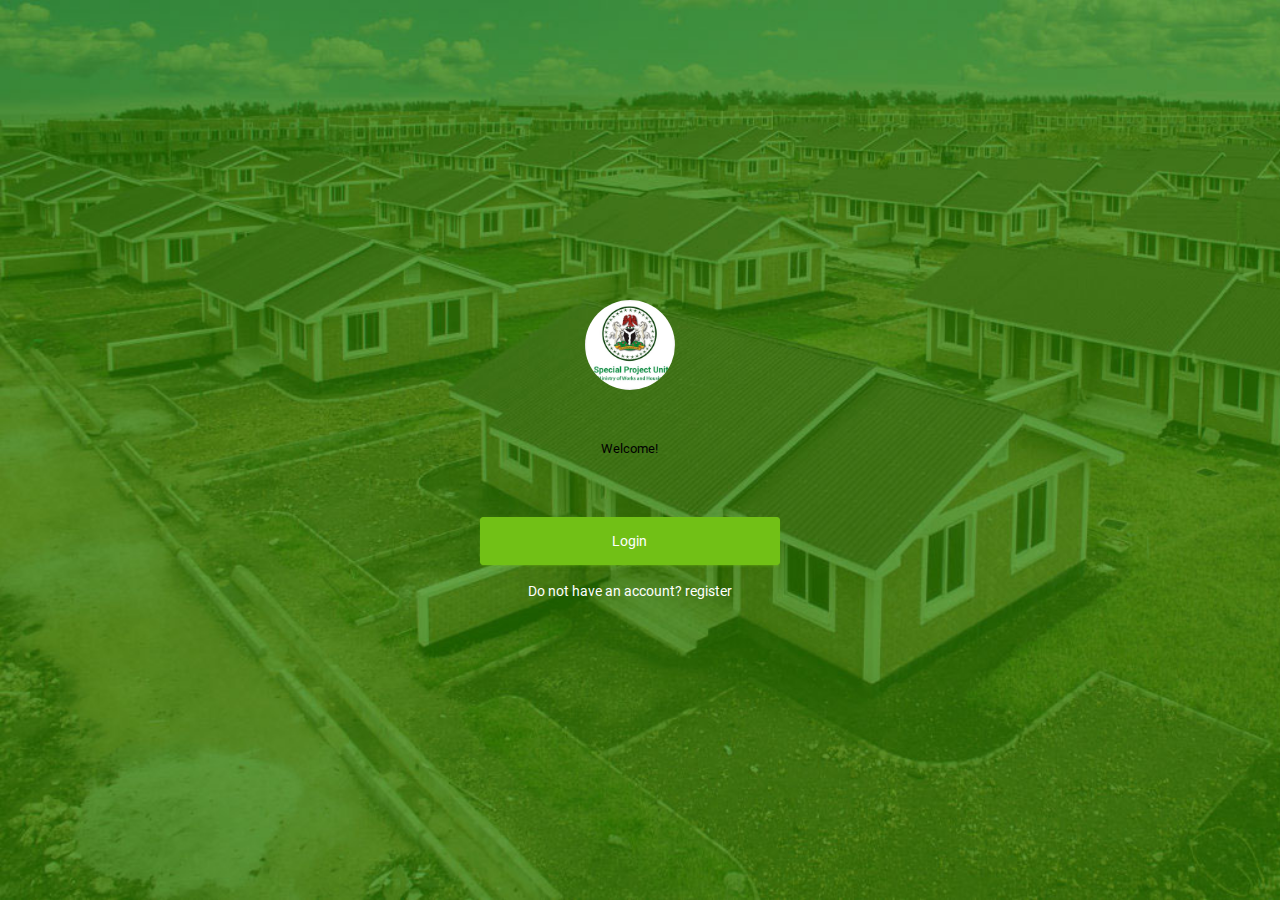
<file: pages/samples/lock-screen.html>
<!DOCTYPE html>
<html lang="en">
  <head>
    <!-- Required meta tags -->
    <meta charset="utf-8" />
    <meta
      name="viewport"
      content="width=device-width, initial-scale=1, shrink-to-fit=no"
    />
    <title>Majestic Admin</title>
    <!-- plugins:css -->
    <link
      rel="stylesheet"
      href="../../vendors/mdi/css/materialdesignicons.min.css"
    />
    <link rel="stylesheet" href="../../vendors/base/vendor.bundle.base.css" />
    <!-- endinject -->
    <!-- plugin css for this page -->
    <!-- End plugin css for this page -->
    <!-- inject:css -->
    <link rel="stylesheet" href="../../css/style.css" />
    <!-- endinject -->
    <link rel="shortcut icon" href="../../images/favicon.png" />
  </head>

  <body>
    <div class="container-scroller">
      <div class="container-fluid page-body-wrapper full-page-wrapper">
        <div
          class="content-wrapper d-flex align-items-center auth lock-full-bg"
        >
          <div class="row w-100">
            <div class="col-lg-4 mx-auto">
              <div class="auth-form-transparent text-left p-5 text-center">
                <img
                  src="../../images/auth/specialProject.jpeg"
                  class="lock-profile-img"
                  alt="img"
                />
                <form class="pt-5">
                  <div class="form-group">
                    <label for="examplePassword1">Welcome!</label>
                  </div>
                  <div class="mt-5">
                    <a
                      class="btn btn-block btn-success btn-lg font-weight-medium"
                      href="../../index.html"
                      >Login</a
                    >
                  </div>
                  <div class="mt-3 text-center">
                    <a href="#" class="auth-link text-white"
                      >Do not have an account? register</a
                    >
                  </div>
                </form>
              </div>
            </div>
          </div>
        </div>
        <!-- content-wrapper ends -->
      </div>
      <!-- page-body-wrapper ends -->
    </div>
    <!-- container-scroller -->
    <!-- plugins:js -->
    <script src="../../vendors/base/vendor.bundle.base.js"></script>
    <!-- endinject -->
    <!-- inject:js -->
    <script src="../../js/off-canvas.js"></script>
    <script src="../../js/hoverable-collapse.js"></script>
    <script src="../../js/template.js"></script>
    <!-- endinject -->
  </body>
</html>
</file>
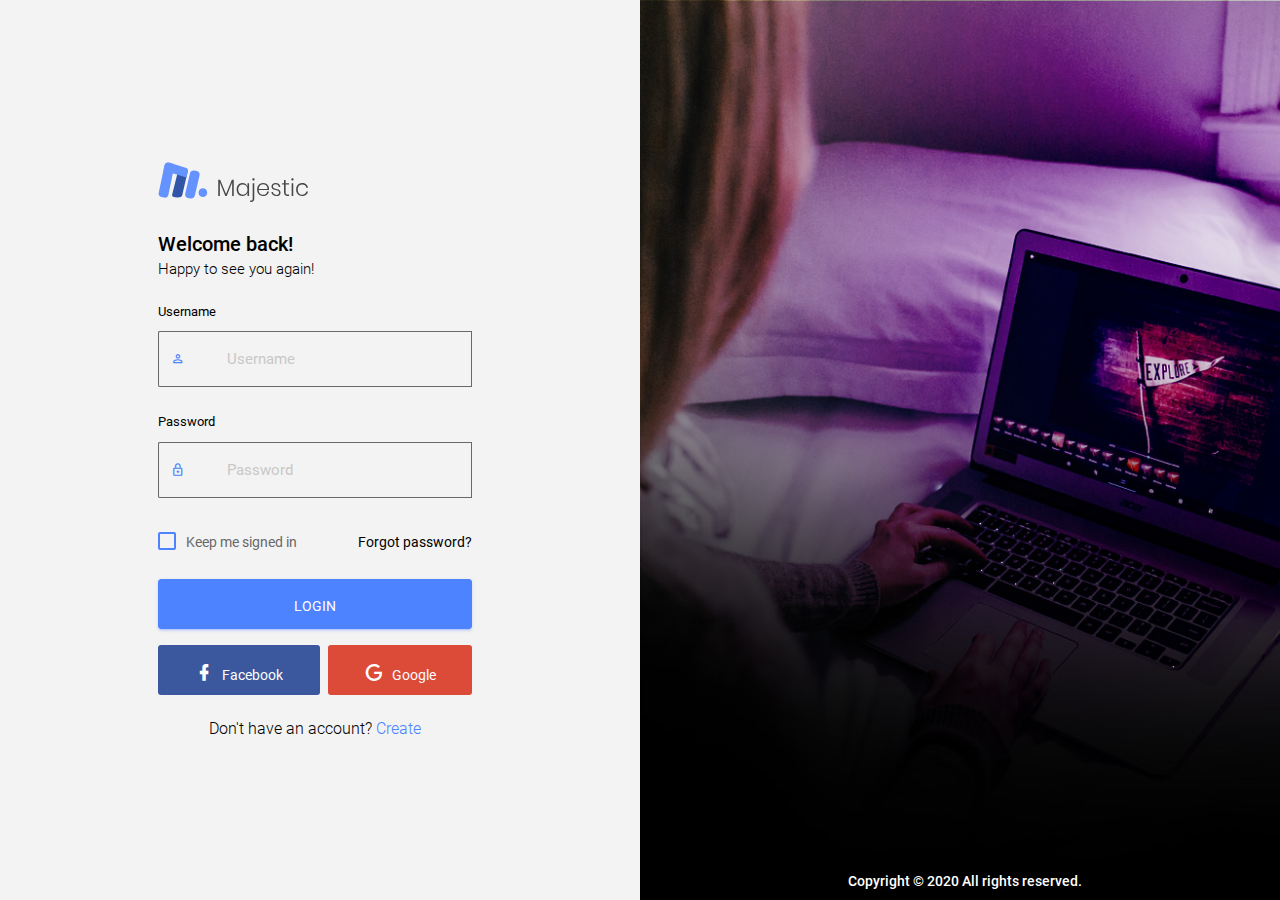
<file: pages/samples/login-2.html>
<!DOCTYPE html>
<html lang="en">

<head>
  <!-- Required meta tags -->
  <meta charset="utf-8">
  <meta name="viewport" content="width=device-width, initial-scale=1, shrink-to-fit=no">
  <title>Majestic Admin</title>
  <!-- plugins:css -->
  <link rel="stylesheet" href="../../vendors/mdi/css/materialdesignicons.min.css">
  <link rel="stylesheet" href="../../vendors/base/vendor.bundle.base.css">
  <!-- endinject -->
  <!-- plugin css for this page -->
  <!-- End plugin css for this page -->
  <!-- inject:css -->
  <link rel="stylesheet" href="../../css/style.css">
  <!-- endinject -->
  <link rel="shortcut icon" href="../../images/favicon.png" />
</head>

<body>
  <div class="container-scroller">
    <div class="container-fluid page-body-wrapper full-page-wrapper">
      <div class="content-wrapper d-flex align-items-stretch auth auth-img-bg">
        <div class="row flex-grow">
          <div class="col-lg-6 d-flex align-items-center justify-content-center">
            <div class="auth-form-transparent text-left p-3">
              <div class="brand-logo">
                <img src="../../images/logo.svg" alt="logo">
              </div>
              <h4>Welcome back!</h4>
              <h6 class="font-weight-light">Happy to see you again!</h6>
              <form class="pt-3">
                <div class="form-group">
                  <label for="exampleInputEmail">Username</label>
                  <div class="input-group">
                    <div class="input-group-prepend bg-transparent">
                      <span class="input-group-text bg-transparent border-right-0">
                        <i class="mdi mdi-account-outline text-primary"></i>
                      </span>
                    </div>
                    <input type="text" class="form-control form-control-lg border-left-0" id="exampleInputEmail" placeholder="Username">
                  </div>
                </div>
                <div class="form-group">
                  <label for="exampleInputPassword">Password</label>
                  <div class="input-group">
                    <div class="input-group-prepend bg-transparent">
                      <span class="input-group-text bg-transparent border-right-0">
                        <i class="mdi mdi-lock-outline text-primary"></i>
                      </span>
                    </div>
                    <input type="password" class="form-control form-control-lg border-left-0" id="exampleInputPassword" placeholder="Password">                        
                  </div>
                </div>
                <div class="my-2 d-flex justify-content-between align-items-center">
                  <div class="form-check">
                    <label class="form-check-label text-muted">
                      <input type="checkbox" class="form-check-input">
                      Keep me signed in
                    </label>
                  </div>
                  <a href="#" class="auth-link text-black">Forgot password?</a>
                </div>
                <div class="my-3">
                  <a class="btn btn-block btn-primary btn-lg font-weight-medium auth-form-btn" href="../../index.html">LOGIN</a>
                </div>
                <div class="mb-2 d-flex">
                  <button type="button" class="btn btn-facebook auth-form-btn flex-grow mr-1">
                    <i class="mdi mdi-facebook mr-2"></i>Facebook
                  </button>
                  <button type="button" class="btn btn-google auth-form-btn flex-grow ml-1">
                    <i class="mdi mdi-google mr-2"></i>Google
                  </button>
                </div>
                <div class="text-center mt-4 font-weight-light">
                  Don't have an account? <a href="register-2.html" class="text-primary">Create</a>
                </div>
              </form>
            </div>
          </div>
          <div class="col-lg-6 login-half-bg d-flex flex-row">
            <p class="text-white font-weight-medium text-center flex-grow align-self-end">Copyright &copy; 2020  All rights reserved.</p>
          </div>
        </div>
      </div>
      <!-- content-wrapper ends -->
    </div>
    <!-- page-body-wrapper ends -->
  </div>
  <!-- container-scroller -->
  <!-- plugins:js -->
  <script src="../../vendors/base/vendor.bundle.base.js"></script>
  <!-- endinject -->
  <!-- inject:js -->
  <script src="../../js/off-canvas.js"></script>
  <script src="../../js/hoverable-collapse.js"></script>
  <script src="../../js/template.js"></script>
  <!-- endinject -->
</body>

</html>
</file>
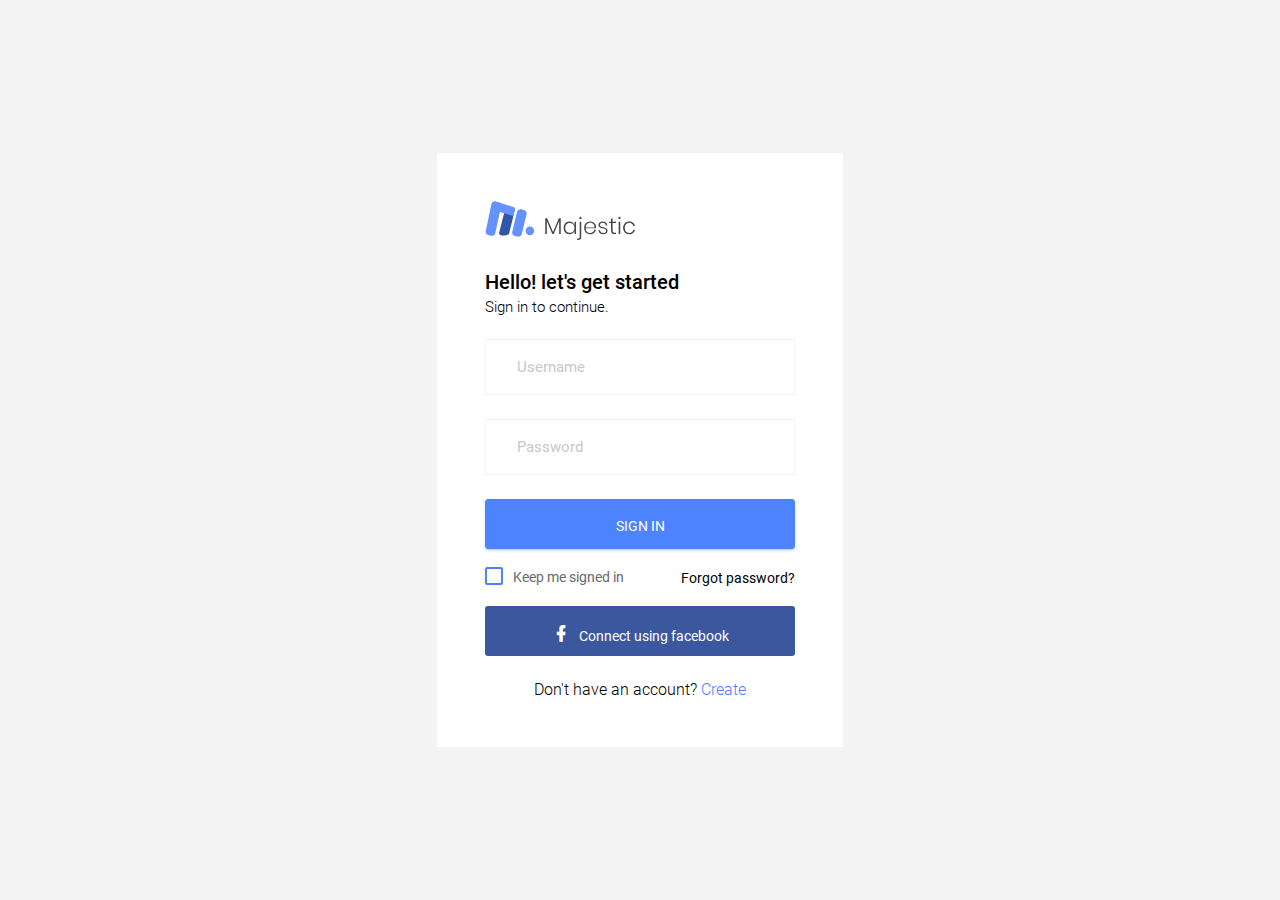
<file: pages/samples/login.html>
<!DOCTYPE html>
<html lang="en">

<head>
  <!-- Required meta tags -->
  <meta charset="utf-8">
  <meta name="viewport" content="width=device-width, initial-scale=1, shrink-to-fit=no">
  <title>Majestic Admin</title>
  <!-- plugins:css -->
  <link rel="stylesheet" href="../../vendors/mdi/css/materialdesignicons.min.css">
  <link rel="stylesheet" href="../../vendors/base/vendor.bundle.base.css">
  <!-- endinject -->
  <!-- plugin css for this page -->
  <!-- End plugin css for this page -->
  <!-- inject:css -->
  <link rel="stylesheet" href="../../css/style.css">
  <!-- endinject -->
  <link rel="shortcut icon" href="../../images/favicon.png" />
</head>

<body>
  <div class="container-scroller">
    <div class="container-fluid page-body-wrapper full-page-wrapper">
      <div class="content-wrapper d-flex align-items-center auth px-0">
        <div class="row w-100 mx-0">
          <div class="col-lg-4 mx-auto">
            <div class="auth-form-light text-left py-5 px-4 px-sm-5">
              <div class="brand-logo">
                <img src="../../images/logo.svg" alt="logo">
              </div>
              <h4>Hello! let's get started</h4>
              <h6 class="font-weight-light">Sign in to continue.</h6>
              <form class="pt-3">
                <div class="form-group">
                  <input type="email" class="form-control form-control-lg" id="exampleInputEmail1" placeholder="Username">
                </div>
                <div class="form-group">
                  <input type="password" class="form-control form-control-lg" id="exampleInputPassword1" placeholder="Password">
                </div>
                <div class="mt-3">
                  <a class="btn btn-block btn-primary btn-lg font-weight-medium auth-form-btn" href="../../index.html">SIGN IN</a>
                </div>
                <div class="my-2 d-flex justify-content-between align-items-center">
                  <div class="form-check">
                    <label class="form-check-label text-muted">
                      <input type="checkbox" class="form-check-input">
                      Keep me signed in
                    </label>
                  </div>
                  <a href="#" class="auth-link text-black">Forgot password?</a>
                </div>
                <div class="mb-2">
                  <button type="button" class="btn btn-block btn-facebook auth-form-btn">
                    <i class="mdi mdi-facebook mr-2"></i>Connect using facebook
                  </button>
                </div>
                <div class="text-center mt-4 font-weight-light">
                  Don't have an account? <a href="register.html" class="text-primary">Create</a>
                </div>
              </form>
            </div>
          </div>
        </div>
      </div>
      <!-- content-wrapper ends -->
    </div>
    <!-- page-body-wrapper ends -->
  </div>
  <!-- container-scroller -->
  <!-- plugins:js -->
  <script src="../../vendors/base/vendor.bundle.base.js"></script>
  <!-- endinject -->
  <!-- inject:js -->
  <script src="../../js/off-canvas.js"></script>
  <script src="../../js/hoverable-collapse.js"></script>
  <script src="../../js/template.js"></script>
  <!-- endinject -->
</body>

</html>
</file>
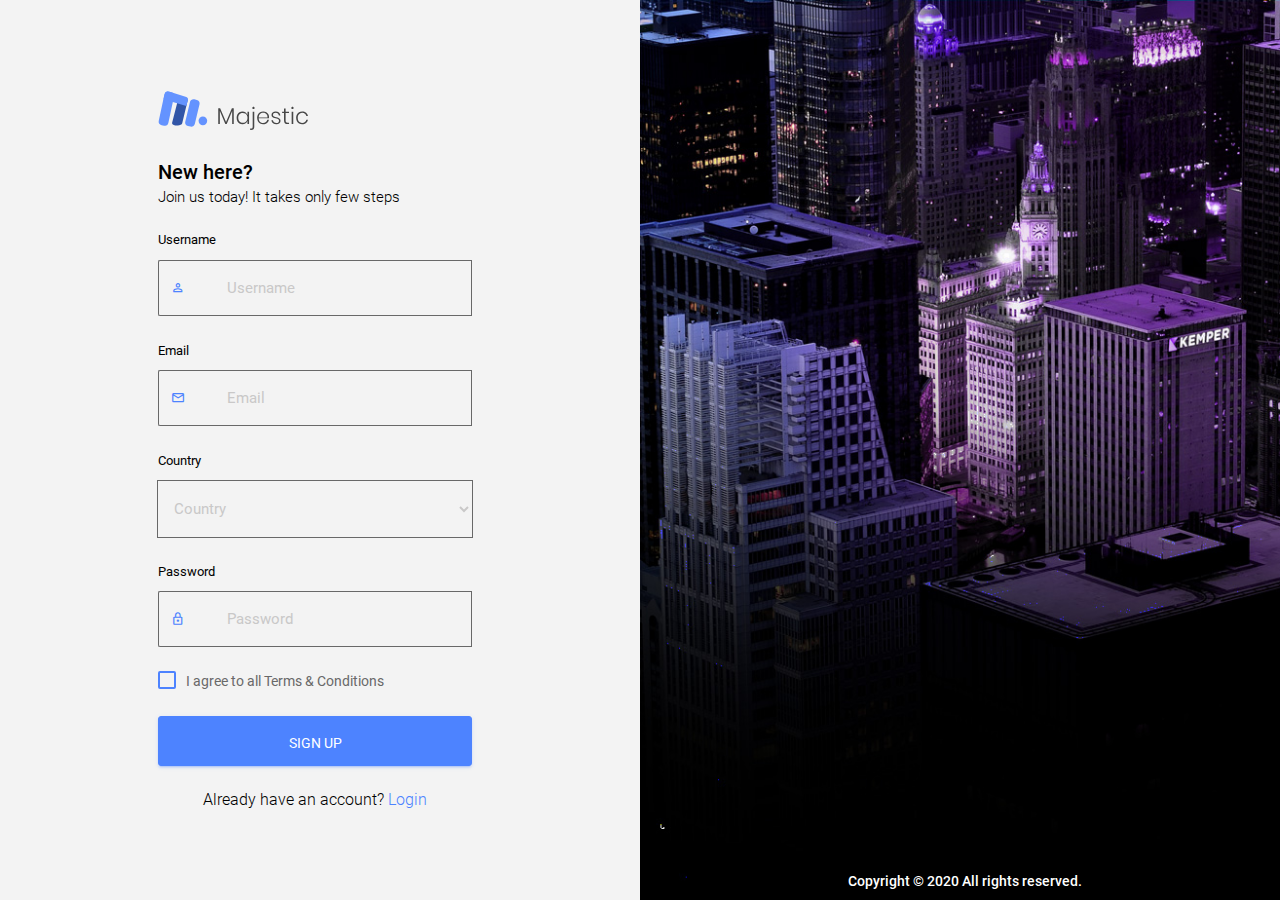
<file: pages/samples/register-2.html>
<!DOCTYPE html>
<html lang="en">

<head>
  <!-- Required meta tags -->
  <meta charset="utf-8">
  <meta name="viewport" content="width=device-width, initial-scale=1, shrink-to-fit=no">
  <title>Majestic Admin</title>
  <!-- plugins:css -->
  <link rel="stylesheet" href="../../vendors/mdi/css/materialdesignicons.min.css">
  <link rel="stylesheet" href="../../vendors/base/vendor.bundle.base.css">
  <!-- endinject -->
  <!-- plugin css for this page -->
  <!-- End plugin css for this page -->
  <!-- inject:css -->
  <link rel="stylesheet" href="../../css/style.css">
  <!-- endinject -->
  <link rel="shortcut icon" href="../../images/favicon.png" />
</head>

<body>
  <div class="container-scroller">
    <div class="container-fluid page-body-wrapper full-page-wrapper">
      <div class="content-wrapper d-flex align-items-stretch auth auth-img-bg">
        <div class="row flex-grow">
          <div class="col-lg-6 d-flex align-items-center justify-content-center">
            <div class="auth-form-transparent text-left p-3">
              <div class="brand-logo">
                <img src="../../images/logo.svg" alt="logo">
              </div>
              <h4>New here?</h4>
              <h6 class="font-weight-light">Join us today! It takes only few steps</h6>
              <form class="pt-3">
                <div class="form-group">
                  <label>Username</label>
                  <div class="input-group">
                    <div class="input-group-prepend bg-transparent">
                      <span class="input-group-text bg-transparent border-right-0">
                        <i class="mdi mdi-account-outline text-primary"></i>
                      </span>
                    </div>
                    <input type="text" class="form-control form-control-lg border-left-0" placeholder="Username">
                  </div>
                </div>
                <div class="form-group">
                  <label>Email</label>
                  <div class="input-group">
                    <div class="input-group-prepend bg-transparent">
                      <span class="input-group-text bg-transparent border-right-0">
                        <i class="mdi mdi-email-outline text-primary"></i>
                      </span>
                    </div>
                    <input type="email" class="form-control form-control-lg border-left-0" placeholder="Email">
                  </div>
                </div>
                <div class="form-group">
                  <label>Country</label>
                  <select class="form-control form-control-lg" id="exampleFormControlSelect2">
                    <option>Country</option>
                    <option>United States of America</option>
                    <option>United Kingdom</option>
                    <option>India</option>
                    <option>Germany</option>
                    <option>Argentina</option>
                  </select>
                </div>
                <div class="form-group">
                  <label>Password</label>
                  <div class="input-group">
                    <div class="input-group-prepend bg-transparent">
                      <span class="input-group-text bg-transparent border-right-0">
                        <i class="mdi mdi-lock-outline text-primary"></i>
                      </span>
                    </div>
                    <input type="password" class="form-control form-control-lg border-left-0" id="exampleInputPassword" placeholder="Password">                        
                  </div>
                </div>
                <div class="mb-4">
                  <div class="form-check">
                    <label class="form-check-label text-muted">
                      <input type="checkbox" class="form-check-input">
                      I agree to all Terms & Conditions
                    </label>
                  </div>
                </div>
                <div class="mt-3">
                  <a class="btn btn-block btn-primary btn-lg font-weight-medium auth-form-btn" href="../../index.html">SIGN UP</a>
                </div>
                <div class="text-center mt-4 font-weight-light">
                  Already have an account? <a href="login.html" class="text-primary">Login</a>
                </div>
              </form>
            </div>
          </div>
          <div class="col-lg-6 register-half-bg d-flex flex-row">
            <p class="text-white font-weight-medium text-center flex-grow align-self-end">Copyright &copy; 2020  All rights reserved.</p>
          </div>
        </div>
      </div>
      <!-- content-wrapper ends -->
    </div>
    <!-- page-body-wrapper ends -->
  </div>
  <!-- container-scroller -->
  <!-- plugins:js -->
  <script src="../../vendors/base/vendor.bundle.base.js"></script>
  <!-- endinject -->
  <!-- inject:js -->
  <script src="../../js/off-canvas.js"></script>
  <script src="../../js/hoverable-collapse.js"></script>
  <script src="../../js/template.js"></script>
  <!-- endinject -->
</body>

</html>
</file>
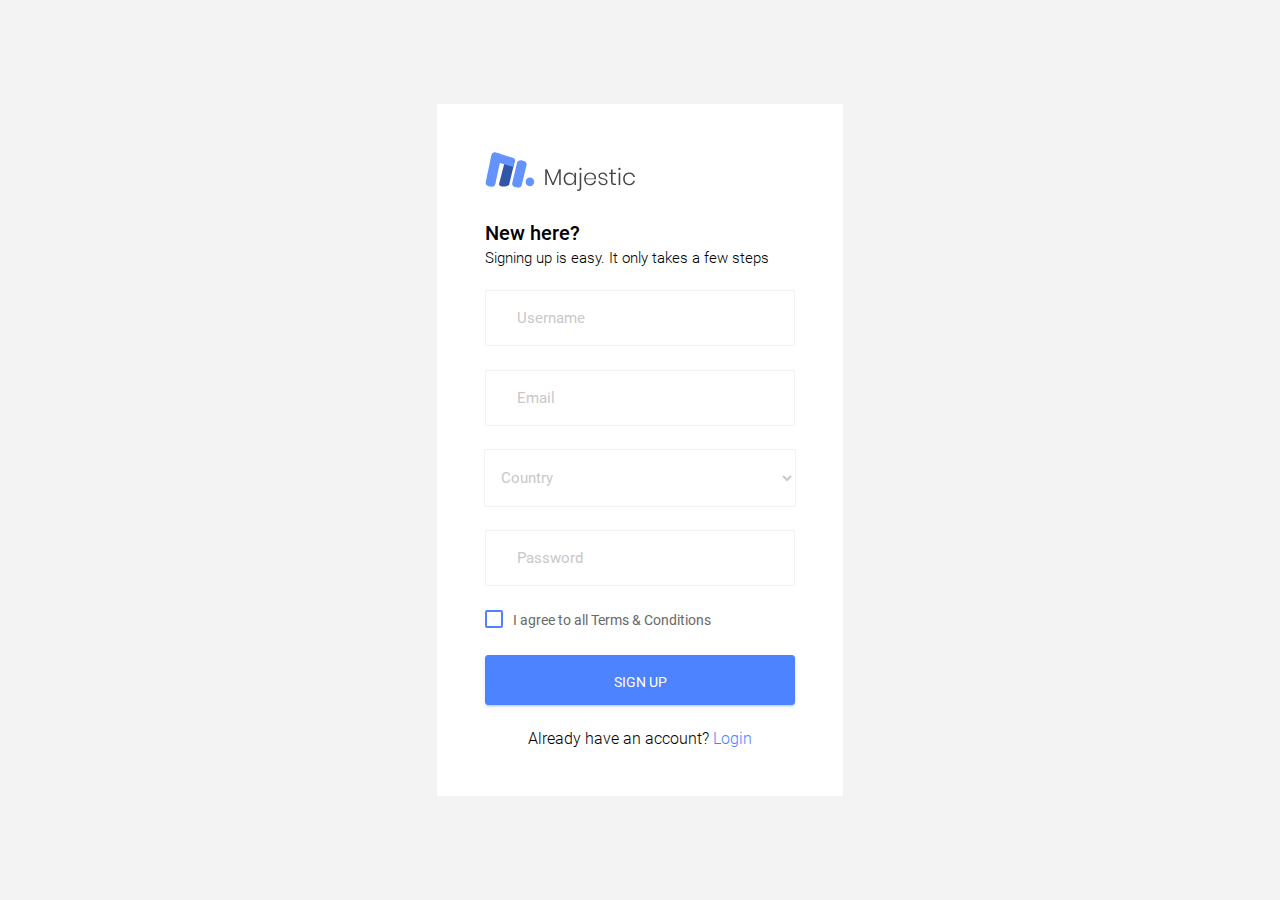
<file: pages/samples/register.html>
<!DOCTYPE html>
<html lang="en">

<head>
  <!-- Required meta tags -->
  <meta charset="utf-8">
  <meta name="viewport" content="width=device-width, initial-scale=1, shrink-to-fit=no">
  <title>Majestic Admin</title>
  <!-- plugins:css -->
  <link rel="stylesheet" href="../../vendors/mdi/css/materialdesignicons.min.css">
  <link rel="stylesheet" href="../../vendors/base/vendor.bundle.base.css">
  <!-- endinject -->
  <!-- plugin css for this page -->
  <!-- End plugin css for this page -->
  <!-- inject:css -->
  <link rel="stylesheet" href="../../css/style.css">
  <!-- endinject -->
  <link rel="shortcut icon" href="../../images/favicon.png" />
</head>

<body>
  <div class="container-scroller">
    <div class="container-fluid page-body-wrapper full-page-wrapper">
      <div class="content-wrapper d-flex align-items-center auth px-0">
        <div class="row w-100 mx-0">
          <div class="col-lg-4 mx-auto">
            <div class="auth-form-light text-left py-5 px-4 px-sm-5">
              <div class="brand-logo">
                <img src="../../images/logo.svg" alt="logo">
              </div>
              <h4>New here?</h4>
              <h6 class="font-weight-light">Signing up is easy. It only takes a few steps</h6>
              <form class="pt-3">
                <div class="form-group">
                  <input type="text" class="form-control form-control-lg" id="exampleInputUsername1" placeholder="Username">
                </div>
                <div class="form-group">
                  <input type="email" class="form-control form-control-lg" id="exampleInputEmail1" placeholder="Email">
                </div>
                <div class="form-group">
                  <select class="form-control form-control-lg" id="exampleFormControlSelect2">
                    <option>Country</option>
                    <option>United States of America</option>
                    <option>United Kingdom</option>
                    <option>India</option>
                    <option>Germany</option>
                    <option>Argentina</option>
                  </select>
                </div>
                <div class="form-group">
                  <input type="password" class="form-control form-control-lg" id="exampleInputPassword1" placeholder="Password">
                </div>
                <div class="mb-4">
                  <div class="form-check">
                    <label class="form-check-label text-muted">
                      <input type="checkbox" class="form-check-input">
                      I agree to all Terms & Conditions
                    </label>
                  </div>
                </div>
                <div class="mt-3">
                  <a class="btn btn-block btn-primary btn-lg font-weight-medium auth-form-btn" href="../../index.html">SIGN UP</a>
                </div>
                <div class="text-center mt-4 font-weight-light">
                  Already have an account? <a href="login.html" class="text-primary">Login</a>
                </div>
              </form>
            </div>
          </div>
        </div>
      </div>
      <!-- content-wrapper ends -->
    </div>
    <!-- page-body-wrapper ends -->
  </div>
  <!-- container-scroller -->
  <!-- plugins:js -->
  <script src="../../vendors/base/vendor.bundle.base.js"></script>
  <!-- endinject -->
  <!-- inject:js -->
  <script src="../../js/off-canvas.js"></script>
  <script src="../../js/hoverable-collapse.js"></script>
  <script src="../../js/template.js"></script>
  <!-- endinject -->
</body>

</html>
</file>
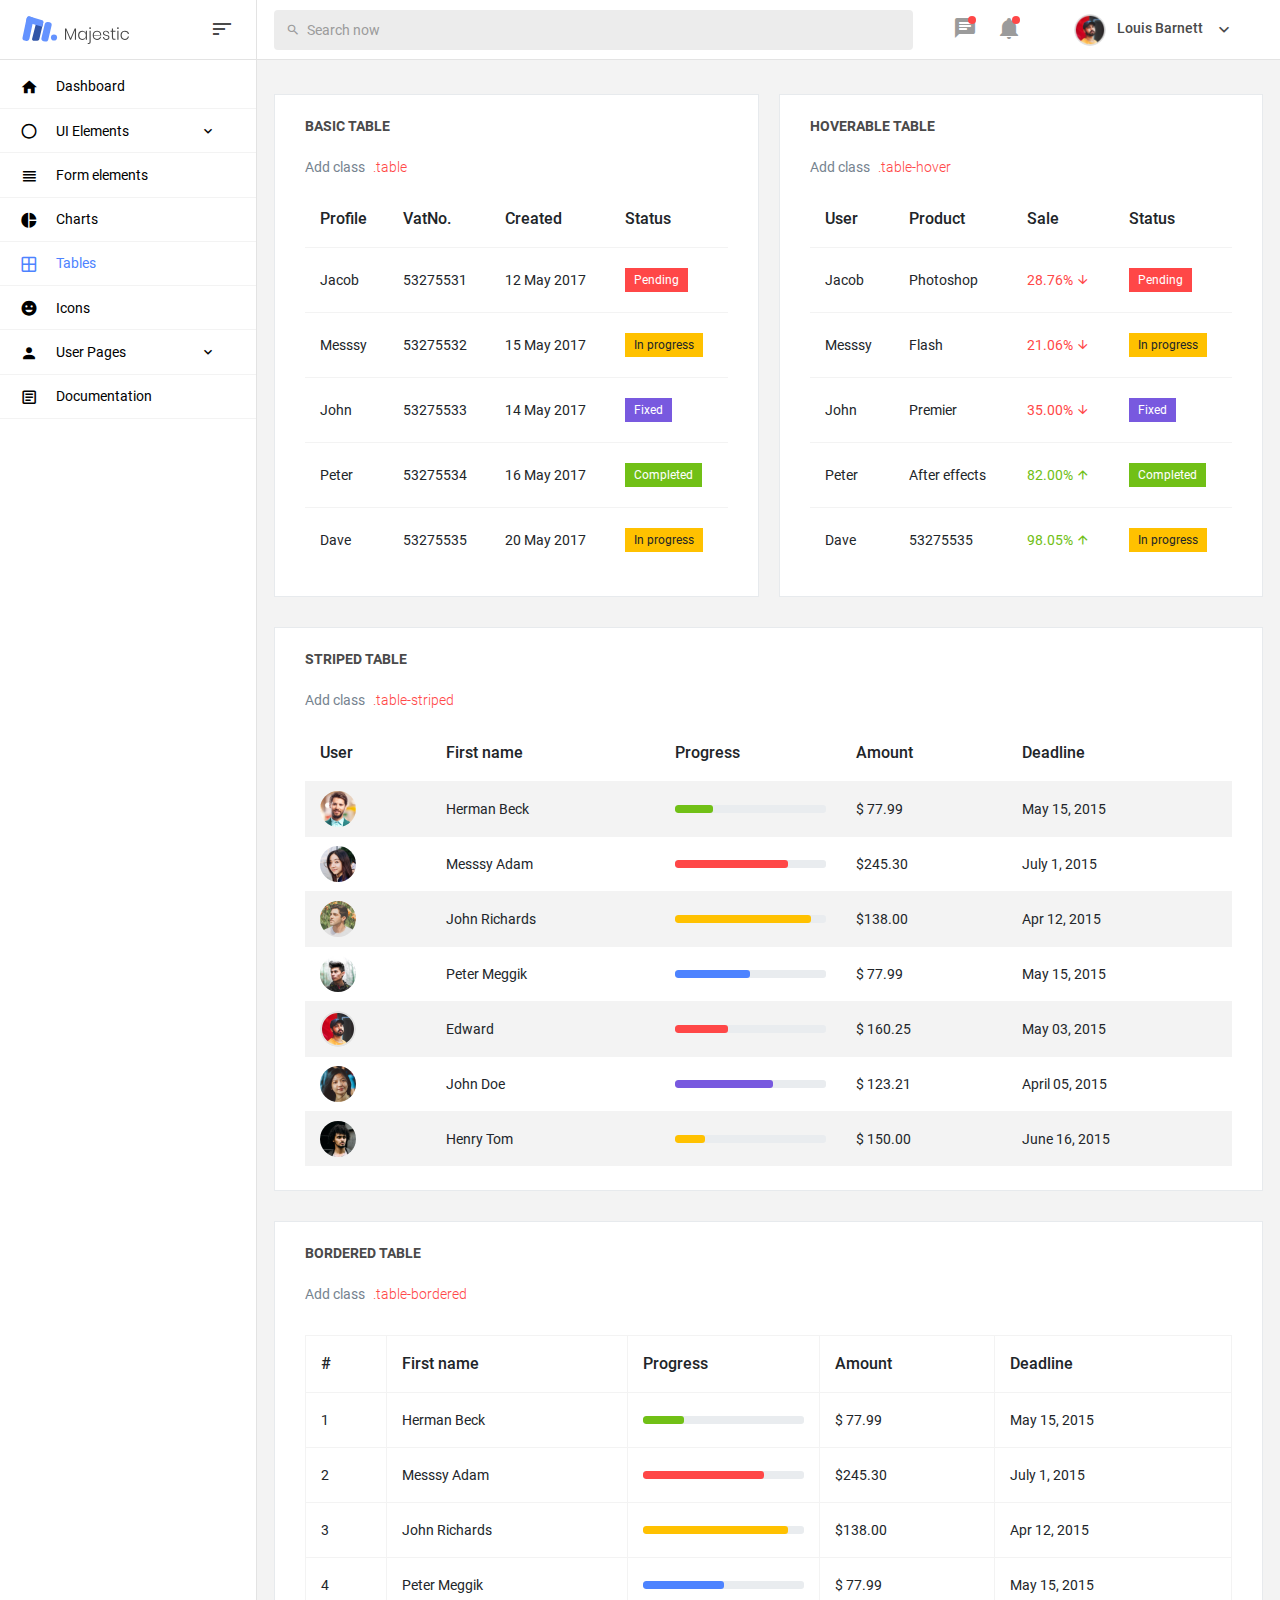
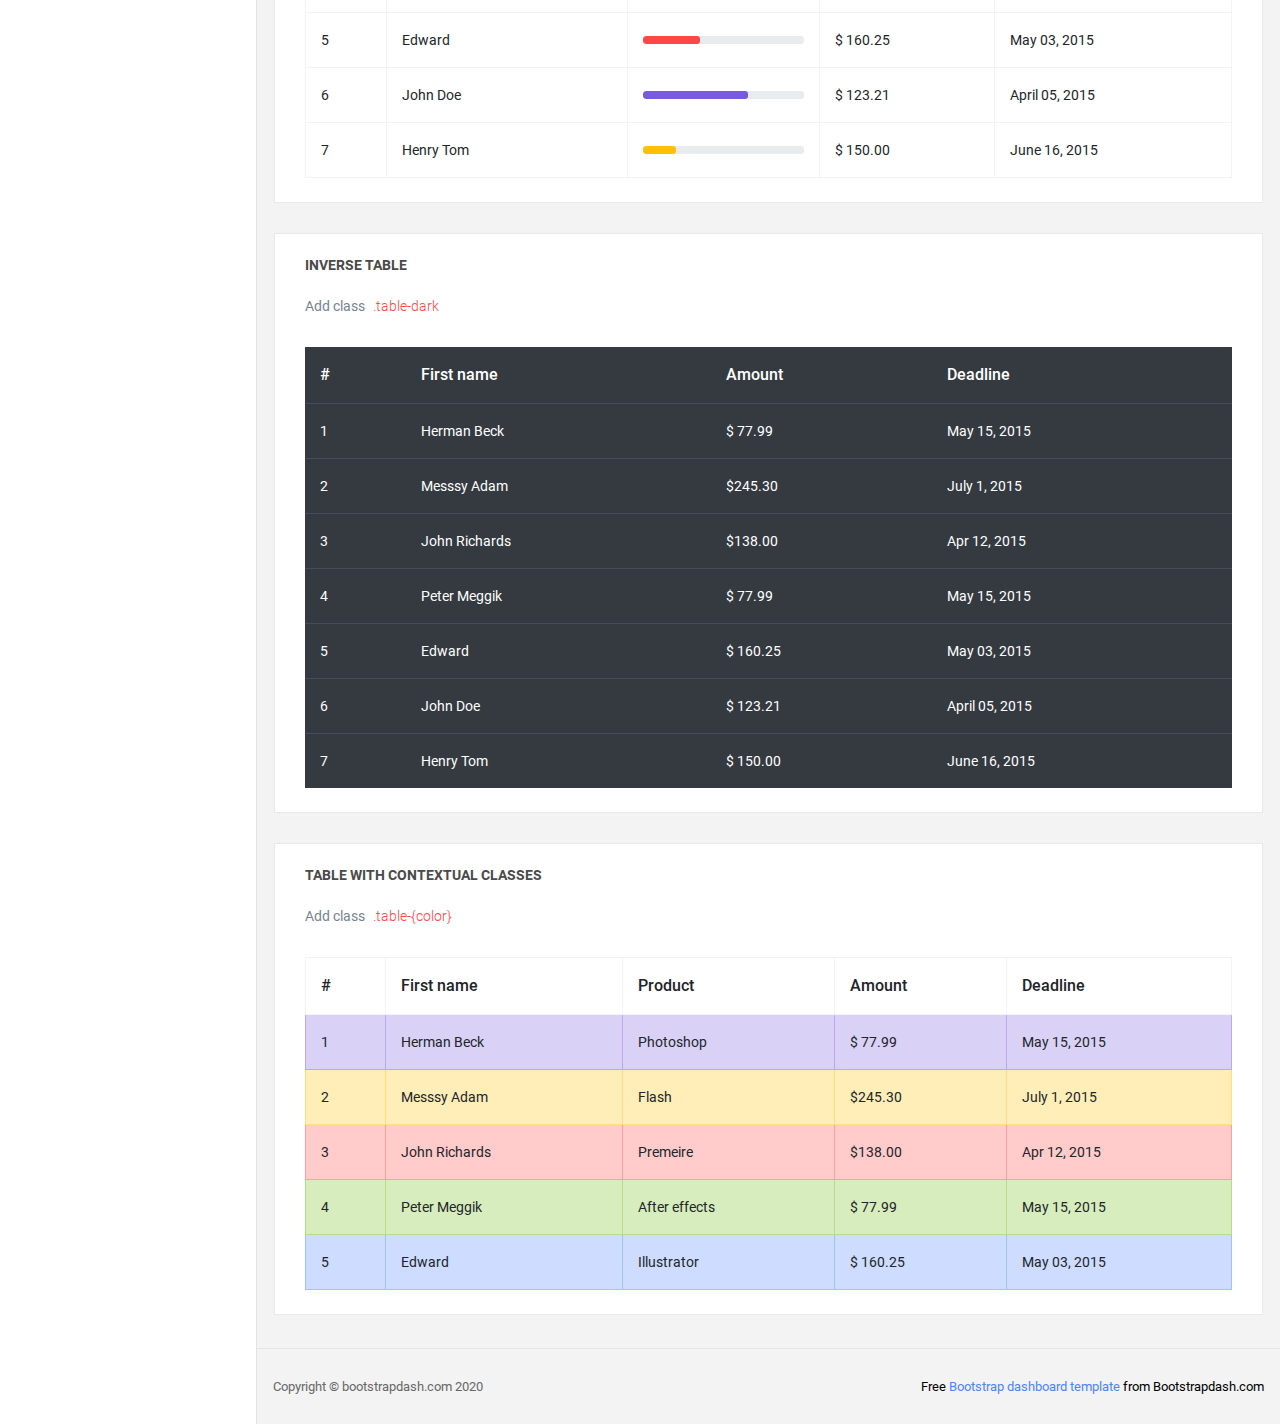
<file: pages/tables/basic-table.html>
<!DOCTYPE html>
<html lang="en">

<head>
  <!-- Required meta tags -->
  <meta charset="utf-8">
  <meta name="viewport" content="width=device-width, initial-scale=1, shrink-to-fit=no">
  <title>Majestic Admin</title>
  <!-- plugins:css -->
  <link rel="stylesheet" href="../../vendors/mdi/css/materialdesignicons.min.css">
  <link rel="stylesheet" href="../../vendors/base/vendor.bundle.base.css">
  <!-- endinject -->
  <!-- inject:css -->
  <link rel="stylesheet" href="../../css/style.css">
  <!-- endinject -->
  <link rel="shortcut icon" href="../../images/favicon.png" />
</head>

<body>
  <div class="container-scroller">
    <!-- partial:../../partials/_navbar.html -->
    <nav class="navbar col-lg-12 col-12 p-0 fixed-top d-flex flex-row">
      <div class="navbar-brand-wrapper d-flex justify-content-center">
        <div class="navbar-brand-inner-wrapper d-flex justify-content-between align-items-center w-100">  
          <a class="navbar-brand brand-logo" href="../../index.html"><img src="../../images/logo.svg" alt="logo"/></a>
          <a class="navbar-brand brand-logo-mini" href="../../index.html"><img src="../../images/logo-mini.svg" alt="logo"/></a>
          <button class="navbar-toggler navbar-toggler align-self-center" type="button" data-toggle="minimize">
            <span class="mdi mdi-sort-variant"></span>
          </button>
        </div>  
      </div>
      <div class="navbar-menu-wrapper d-flex align-items-center justify-content-end">
        <ul class="navbar-nav mr-lg-4 w-100">
          <li class="nav-item nav-search d-none d-lg-block w-100">
            <div class="input-group">
              <div class="input-group-prepend">
                <span class="input-group-text" id="search">
                  <i class="mdi mdi-magnify"></i>
                </span>
              </div>
              <input type="text" class="form-control" placeholder="Search now" aria-label="search" aria-describedby="search">
            </div>
          </li>
        </ul>
        <ul class="navbar-nav navbar-nav-right">
          <li class="nav-item dropdown mr-1">
            <a class="nav-link count-indicator dropdown-toggle d-flex justify-content-center align-items-center" id="messageDropdown" href="#" data-toggle="dropdown">
              <i class="mdi mdi-message-text mx-0"></i>
              <span class="count"></span>
            </a>
            <div class="dropdown-menu dropdown-menu-right navbar-dropdown" aria-labelledby="messageDropdown">
              <p class="mb-0 font-weight-normal float-left dropdown-header">Messages</p>
              <a class="dropdown-item">
                <div class="item-thumbnail">
                    <img src="../../images/faces/face4.jpg" alt="image" class="profile-pic">
                </div>
                <div class="item-content flex-grow">
                  <h6 class="ellipsis font-weight-normal">David Grey
                  </h6>
                  <p class="font-weight-light small-text text-muted mb-0">
                    The meeting is cancelled
                  </p>
                </div>
              </a>
              <a class="dropdown-item">
                <div class="item-thumbnail">
                    <img src="../../images/faces/face2.jpg" alt="image" class="profile-pic">
                </div>
                <div class="item-content flex-grow">
                  <h6 class="ellipsis font-weight-normal">Tim Cook
                  </h6>
                  <p class="font-weight-light small-text text-muted mb-0">
                    New product launch
                  </p>
                </div>
              </a>
              <a class="dropdown-item">
                <div class="item-thumbnail">
                    <img src="../../images/faces/face3.jpg" alt="image" class="profile-pic">
                </div>
                <div class="item-content flex-grow">
                  <h6 class="ellipsis font-weight-normal"> Johnson
                  </h6>
                  <p class="font-weight-light small-text text-muted mb-0">
                    Upcoming board meeting
                  </p>
                </div>
              </a>
            </div>
          </li>
          <li class="nav-item dropdown mr-4">
            <a class="nav-link count-indicator dropdown-toggle d-flex align-items-center justify-content-center notification-dropdown" id="notificationDropdown" href="#" data-toggle="dropdown">
              <i class="mdi mdi-bell mx-0"></i>
              <span class="count"></span>
            </a>
            <div class="dropdown-menu dropdown-menu-right navbar-dropdown" aria-labelledby="notificationDropdown">
              <p class="mb-0 font-weight-normal float-left dropdown-header">Notifications</p>
              <a class="dropdown-item">
                <div class="item-thumbnail">
                  <div class="item-icon bg-success">
                    <i class="mdi mdi-information mx-0"></i>
                  </div>
                </div>
                <div class="item-content">
                  <h6 class="font-weight-normal">Application Error</h6>
                  <p class="font-weight-light small-text mb-0 text-muted">
                    Just now
                  </p>
                </div>
              </a>
              <a class="dropdown-item">
                <div class="item-thumbnail">
                  <div class="item-icon bg-warning">
                    <i class="mdi mdi-settings mx-0"></i>
                  </div>
                </div>
                <div class="item-content">
                  <h6 class="font-weight-normal">Settings</h6>
                  <p class="font-weight-light small-text mb-0 text-muted">
                    Private message
                  </p>
                </div>
              </a>
              <a class="dropdown-item">
                <div class="item-thumbnail">
                  <div class="item-icon bg-info">
                    <i class="mdi mdi-account-box mx-0"></i>
                  </div>
                </div>
                <div class="item-content">
                  <h6 class="font-weight-normal">New user registration</h6>
                  <p class="font-weight-light small-text mb-0 text-muted">
                    2 days ago
                  </p>
                </div>
              </a>
            </div>
          </li>
          <li class="nav-item nav-profile dropdown">
            <a class="nav-link dropdown-toggle" href="#" data-toggle="dropdown" id="profileDropdown">
              <img src="../../images/faces/face5.jpg" alt="profile"/>
              <span class="nav-profile-name">Louis Barnett</span>
            </a>
            <div class="dropdown-menu dropdown-menu-right navbar-dropdown" aria-labelledby="profileDropdown">
              <a class="dropdown-item">
                <i class="mdi mdi-settings text-primary"></i>
                Settings
              </a>
              <a class="dropdown-item">
                <i class="mdi mdi-logout text-primary"></i>
                Logout
              </a>
            </div>
          </li>
        </ul>
        <button class="navbar-toggler navbar-toggler-right d-lg-none align-self-center" type="button" data-toggle="offcanvas">
          <span class="mdi mdi-menu"></span>
        </button>
      </div>
    </nav>
    <!-- partial -->
    <div class="container-fluid page-body-wrapper">
      <!-- partial:../../partials/_sidebar.html -->
      <nav class="sidebar sidebar-offcanvas" id="sidebar">
        <ul class="nav">
          <li class="nav-item">
            <a class="nav-link" href="../../index.html">
              <i class="mdi mdi-home menu-icon"></i>
              <span class="menu-title">Dashboard</span>
            </a>
          </li>
          <li class="nav-item">
            <a class="nav-link" data-toggle="collapse" href="#ui-basic" aria-expanded="false" aria-controls="ui-basic">
              <i class="mdi mdi-circle-outline menu-icon"></i>
              <span class="menu-title">UI Elements</span>
              <i class="menu-arrow"></i>
            </a>
            <div class="collapse" id="ui-basic">
              <ul class="nav flex-column sub-menu">
                <li class="nav-item"> <a class="nav-link" href="../../pages/ui-features/buttons.html">Buttons</a></li>
                <li class="nav-item"> <a class="nav-link" href="../../pages/ui-features/typography.html">Typography</a></li>
              </ul>
            </div>
          </li>
          <li class="nav-item">
            <a class="nav-link" href="../../pages/forms/basic_elements.html">
              <i class="mdi mdi-view-headline menu-icon"></i>
              <span class="menu-title">Form elements</span>
            </a>
          </li>
          <li class="nav-item">
            <a class="nav-link" href="../../pages/charts/chartjs.html">
              <i class="mdi mdi-chart-pie menu-icon"></i>
              <span class="menu-title">Charts</span>
            </a>
          </li>
          <li class="nav-item">
            <a class="nav-link" href="../../pages/tables/basic-table.html">
              <i class="mdi mdi-grid-large menu-icon"></i>
              <span class="menu-title">Tables</span>
            </a>
          </li>
          <li class="nav-item">
            <a class="nav-link" href="../../pages/icons/mdi.html">
              <i class="mdi mdi-emoticon menu-icon"></i>
              <span class="menu-title">Icons</span>
            </a>
          </li>
          <li class="nav-item">
            <a class="nav-link" data-toggle="collapse" href="#auth" aria-expanded="false" aria-controls="auth">
              <i class="mdi mdi-account menu-icon"></i>
              <span class="menu-title">User Pages</span>
              <i class="menu-arrow"></i>
            </a>
            <div class="collapse" id="auth">
              <ul class="nav flex-column sub-menu">
                <li class="nav-item"> <a class="nav-link" href="../../pages/samples/login.html"> Login </a></li>
                <li class="nav-item"> <a class="nav-link" href="../../pages/samples/login-2.html"> Login 2 </a></li>
                <li class="nav-item"> <a class="nav-link" href="../../pages/samples/register.html"> Register </a></li>
                <li class="nav-item"> <a class="nav-link" href="../../pages/samples/register-2.html"> Register 2 </a></li>
                <li class="nav-item"> <a class="nav-link" href="../../pages/samples/lock-screen.html"> Lockscreen </a></li>
              </ul>
            </div>
          </li>
          <li class="nav-item">
            <a class="nav-link" href="../../documentation/documentation.html">
              <i class="mdi mdi-file-document-box-outline menu-icon"></i>
              <span class="menu-title">Documentation</span>
            </a>
          </li>
        </ul>
      </nav>
      <!-- partial -->
      <div class="main-panel">
        <div class="content-wrapper">
          <div class="row">
            <div class="col-lg-6 grid-margin stretch-card">
              <div class="card">
                <div class="card-body">
                  <h4 class="card-title">Basic Table</h4>
                  <p class="card-description">
                    Add class <code>.table</code>
                  </p>
                  <div class="table-responsive">
                    <table class="table">
                      <thead>
                        <tr>
                          <th>Profile</th>
                          <th>VatNo.</th>
                          <th>Created</th>
                          <th>Status</th>
                        </tr>
                      </thead>
                      <tbody>
                        <tr>
                          <td>Jacob</td>
                          <td>53275531</td>
                          <td>12 May 2017</td>
                          <td><label class="badge badge-danger">Pending</label></td>
                        </tr>
                        <tr>
                          <td>Messsy</td>
                          <td>53275532</td>
                          <td>15 May 2017</td>
                          <td><label class="badge badge-warning">In progress</label></td>
                        </tr>
                        <tr>
                          <td>John</td>
                          <td>53275533</td>
                          <td>14 May 2017</td>
                          <td><label class="badge badge-info">Fixed</label></td>
                        </tr>
                        <tr>
                          <td>Peter</td>
                          <td>53275534</td>
                          <td>16 May 2017</td>
                          <td><label class="badge badge-success">Completed</label></td>
                        </tr>
                        <tr>
                          <td>Dave</td>
                          <td>53275535</td>
                          <td>20 May 2017</td>
                          <td><label class="badge badge-warning">In progress</label></td>
                        </tr>
                      </tbody>
                    </table>
                  </div>
                </div>
              </div>
            </div>
            <div class="col-lg-6 grid-margin stretch-card">
              <div class="card">
                <div class="card-body">
                  <h4 class="card-title">Hoverable Table</h4>
                  <p class="card-description">
                    Add class <code>.table-hover</code>
                  </p>
                  <div class="table-responsive">
                    <table class="table table-hover">
                      <thead>
                        <tr>
                          <th>User</th>
                          <th>Product</th>
                          <th>Sale</th>
                          <th>Status</th>
                        </tr>
                      </thead>
                      <tbody>
                        <tr>
                          <td>Jacob</td>
                          <td>Photoshop</td>
                          <td class="text-danger"> 28.76% <i class="mdi mdi-arrow-down"></i></td>
                          <td><label class="badge badge-danger">Pending</label></td>
                        </tr>
                        <tr>
                          <td>Messsy</td>
                          <td>Flash</td>
                          <td class="text-danger"> 21.06% <i class="mdi mdi-arrow-down"></i></td>
                          <td><label class="badge badge-warning">In progress</label></td>
                        </tr>
                        <tr>
                          <td>John</td>
                          <td>Premier</td>
                          <td class="text-danger"> 35.00% <i class="mdi mdi-arrow-down"></i></td>
                          <td><label class="badge badge-info">Fixed</label></td>
                        </tr>
                        <tr>
                          <td>Peter</td>
                          <td>After effects</td>
                          <td class="text-success"> 82.00% <i class="mdi mdi-arrow-up"></i></td>
                          <td><label class="badge badge-success">Completed</label></td>
                        </tr>
                        <tr>
                          <td>Dave</td>
                          <td>53275535</td>
                          <td class="text-success"> 98.05% <i class="mdi mdi-arrow-up"></i></td>
                          <td><label class="badge badge-warning">In progress</label></td>
                        </tr>
                      </tbody>
                    </table>
                  </div>
                </div>
              </div>
            </div>
            <div class="col-lg-12 grid-margin stretch-card">
              <div class="card">
                <div class="card-body">
                  <h4 class="card-title">Striped Table</h4>
                  <p class="card-description">
                    Add class <code>.table-striped</code>
                  </p>
                  <div class="table-responsive">
                    <table class="table table-striped">
                      <thead>
                        <tr>
                          <th>
                            User
                          </th>
                          <th>
                            First name
                          </th>
                          <th>
                            Progress
                          </th>
                          <th>
                            Amount
                          </th>
                          <th>
                            Deadline
                          </th>
                        </tr>
                      </thead>
                      <tbody>
                        <tr>
                          <td class="py-1">
                            <img src="../../images/faces/face1.jpg" alt="image"/>
                          </td>
                          <td>
                            Herman Beck
                          </td>
                          <td>
                            <div class="progress">
                              <div class="progress-bar bg-success" role="progressbar" style="width: 25%" aria-valuenow="25" aria-valuemin="0" aria-valuemax="100"></div>
                            </div>
                          </td>
                          <td>
                            $ 77.99
                          </td>
                          <td>
                            May 15, 2015
                          </td>
                        </tr>
                        <tr>
                          <td class="py-1">
                            <img src="../../images/faces/face2.jpg" alt="image"/>
                          </td>
                          <td>
                            Messsy Adam
                          </td>
                          <td>
                            <div class="progress">
                              <div class="progress-bar bg-danger" role="progressbar" style="width: 75%" aria-valuenow="75" aria-valuemin="0" aria-valuemax="100"></div>
                            </div>
                          </td>
                          <td>
                            $245.30
                          </td>
                          <td>
                            July 1, 2015
                          </td>
                        </tr>
                        <tr>
                          <td class="py-1">
                            <img src="../../images/faces/face3.jpg" alt="image"/>
                          </td>
                          <td>
                            John Richards
                          </td>
                          <td>
                            <div class="progress">
                              <div class="progress-bar bg-warning" role="progressbar" style="width: 90%" aria-valuenow="90" aria-valuemin="0" aria-valuemax="100"></div>
                            </div>
                          </td>
                          <td>
                            $138.00
                          </td>
                          <td>
                            Apr 12, 2015
                          </td>
                        </tr>
                        <tr>
                          <td class="py-1">
                            <img src="../../images/faces/face4.jpg" alt="image"/>
                          </td>
                          <td>
                            Peter Meggik
                          </td>
                          <td>
                            <div class="progress">
                              <div class="progress-bar bg-primary" role="progressbar" style="width: 50%" aria-valuenow="50" aria-valuemin="0" aria-valuemax="100"></div>
                            </div>
                          </td>
                          <td>
                            $ 77.99
                          </td>
                          <td>
                            May 15, 2015
                          </td>
                        </tr>
                        <tr>
                          <td class="py-1">
                            <img src="../../images/faces/face5.jpg" alt="image"/>
                          </td>
                          <td>
                            Edward
                          </td>
                          <td>
                            <div class="progress">
                              <div class="progress-bar bg-danger" role="progressbar" style="width: 35%" aria-valuenow="35" aria-valuemin="0" aria-valuemax="100"></div>
                            </div>
                          </td>
                          <td>
                            $ 160.25
                          </td>
                          <td>
                            May 03, 2015
                          </td>
                        </tr>
                        <tr>
                          <td class="py-1">
                            <img src="../../images/faces/face6.jpg" alt="image"/>
                          </td>
                          <td>
                            John Doe
                          </td>
                          <td>
                            <div class="progress">
                              <div class="progress-bar bg-info" role="progressbar" style="width: 65%" aria-valuenow="65" aria-valuemin="0" aria-valuemax="100"></div>
                            </div>
                          </td>
                          <td>
                            $ 123.21
                          </td>
                          <td>
                            April 05, 2015
                          </td>
                        </tr>
                        <tr>
                          <td class="py-1">
                            <img src="../../images/faces/face7.jpg" alt="image"/>
                          </td>
                          <td>
                            Henry Tom
                          </td>
                          <td>
                            <div class="progress">
                              <div class="progress-bar bg-warning" role="progressbar" style="width: 20%" aria-valuenow="20" aria-valuemin="0" aria-valuemax="100"></div>
                            </div>
                          </td>
                          <td>
                            $ 150.00
                          </td>
                          <td>
                            June 16, 2015
                          </td>
                        </tr>
                      </tbody>
                    </table>
                  </div>
                </div>
              </div>
            </div>
            <div class="col-lg-12 grid-margin stretch-card">
              <div class="card">
                <div class="card-body">
                  <h4 class="card-title">Bordered table</h4>
                  <p class="card-description">
                    Add class <code>.table-bordered</code>
                  </p>
                  <div class="table-responsive pt-3">
                    <table class="table table-bordered">
                      <thead>
                        <tr>
                          <th>
                            #
                          </th>
                          <th>
                            First name
                          </th>
                          <th>
                            Progress
                          </th>
                          <th>
                            Amount
                          </th>
                          <th>
                            Deadline
                          </th>
                        </tr>
                      </thead>
                      <tbody>
                        <tr>
                          <td>
                            1
                          </td>
                          <td>
                            Herman Beck
                          </td>
                          <td>
                            <div class="progress">
                              <div class="progress-bar bg-success" role="progressbar" style="width: 25%" aria-valuenow="25" aria-valuemin="0" aria-valuemax="100"></div>
                            </div>
                          </td>
                          <td>
                            $ 77.99
                          </td>
                          <td>
                            May 15, 2015
                          </td>
                        </tr>
                        <tr>
                          <td>
                            2
                          </td>
                          <td>
                            Messsy Adam
                          </td>
                          <td>
                            <div class="progress">
                              <div class="progress-bar bg-danger" role="progressbar" style="width: 75%" aria-valuenow="75" aria-valuemin="0" aria-valuemax="100"></div>
                            </div>
                          </td>
                          <td>
                            $245.30
                          </td>
                          <td>
                            July 1, 2015
                          </td>
                        </tr>
                        <tr>
                          <td>
                            3
                          </td>
                          <td>
                            John Richards
                          </td>
                          <td>
                            <div class="progress">
                              <div class="progress-bar bg-warning" role="progressbar" style="width: 90%" aria-valuenow="90" aria-valuemin="0" aria-valuemax="100"></div>
                            </div>
                          </td>
                          <td>
                            $138.00
                          </td>
                          <td>
                            Apr 12, 2015
                          </td>
                        </tr>
                        <tr>
                          <td>
                            4
                          </td>
                          <td>
                            Peter Meggik
                          </td>
                          <td>
                            <div class="progress">
                              <div class="progress-bar bg-primary" role="progressbar" style="width: 50%" aria-valuenow="50" aria-valuemin="0" aria-valuemax="100"></div>
                            </div>
                          </td>
                          <td>
                            $ 77.99
                          </td>
                          <td>
                            May 15, 2015
                          </td>
                        </tr>
                        <tr>
                          <td>
                            5
                          </td>
                          <td>
                            Edward
                          </td>
                          <td>
                            <div class="progress">
                              <div class="progress-bar bg-danger" role="progressbar" style="width: 35%" aria-valuenow="35" aria-valuemin="0" aria-valuemax="100"></div>
                            </div>
                          </td>
                          <td>
                            $ 160.25
                          </td>
                          <td>
                            May 03, 2015
                          </td>
                        </tr>
                        <tr>
                          <td>
                            6
                          </td>
                          <td>
                            John Doe
                          </td>
                          <td>
                            <div class="progress">
                              <div class="progress-bar bg-info" role="progressbar" style="width: 65%" aria-valuenow="65" aria-valuemin="0" aria-valuemax="100"></div>
                            </div>
                          </td>
                          <td>
                            $ 123.21
                          </td>
                          <td>
                            April 05, 2015
                          </td>
                        </tr>
                        <tr>
                          <td>
                            7
                          </td>
                          <td>
                            Henry Tom
                          </td>
                          <td>
                            <div class="progress">
                              <div class="progress-bar bg-warning" role="progressbar" style="width: 20%" aria-valuenow="20" aria-valuemin="0" aria-valuemax="100"></div>
                            </div>
                          </td>
                          <td>
                            $ 150.00
                          </td>
                          <td>
                            June 16, 2015
                          </td>
                        </tr>
                      </tbody>
                    </table>
                  </div>
                </div>
              </div>
            </div>
            <div class="col-lg-12 grid-margin stretch-card">
              <div class="card">
                <div class="card-body">
                  <h4 class="card-title">Inverse table</h4>
                  <p class="card-description">
                    Add class <code>.table-dark</code>
                  </p>
                  <div class="table-responsive pt-3">
                    <table class="table table-dark">
                      <thead>
                        <tr>
                          <th>
                            #
                          </th>
                          <th>
                            First name
                          </th>
                          <th>
                            Amount
                          </th>
                          <th>
                            Deadline
                          </th>
                        </tr>
                      </thead>
                      <tbody>
                        <tr>
                          <td>
                            1
                          </td>
                          <td>
                            Herman Beck
                          </td>
                          <td>
                            $ 77.99
                          </td>
                          <td>
                            May 15, 2015
                          </td>
                        </tr>
                        <tr>
                          <td>
                            2
                          </td>
                          <td>
                            Messsy Adam
                          </td>
                          <td>
                            $245.30
                          </td>
                          <td>
                            July 1, 2015
                          </td>
                        </tr>
                        <tr>
                          <td>
                            3
                          </td>
                          <td>
                            John Richards
                          </td>
                          <td>
                            $138.00
                          </td>
                          <td>
                            Apr 12, 2015
                          </td>
                        </tr>
                        <tr>
                          <td>
                            4
                          </td>
                          <td>
                            Peter Meggik
                          </td>
                          <td>
                            $ 77.99
                          </td>
                          <td>
                            May 15, 2015
                          </td>
                        </tr>
                        <tr>
                          <td>
                            5
                          </td>
                          <td>
                            Edward
                          </td>
                          <td>
                            $ 160.25
                          </td>
                          <td>
                            May 03, 2015
                          </td>
                        </tr>
                        <tr>
                          <td>
                            6
                          </td>
                          <td>
                            John Doe
                          </td>
                          <td>
                            $ 123.21
                          </td>
                          <td>
                            April 05, 2015
                          </td>
                        </tr>
                        <tr>
                          <td>
                            7
                          </td>
                          <td>
                            Henry Tom
                          </td>
                          <td>
                            $ 150.00
                          </td>
                          <td>
                            June 16, 2015
                          </td>
                        </tr>
                      </tbody>
                    </table>
                  </div>
                </div>
              </div>
            </div>
            <div class="col-lg-12 stretch-card">
              <div class="card">
                <div class="card-body">
                  <h4 class="card-title">Table with contextual classes</h4>
                  <p class="card-description">
                    Add class <code>.table-{color}</code>
                  </p>
                  <div class="table-responsive pt-3">
                    <table class="table table-bordered">
                      <thead>
                        <tr>
                          <th>
                            #
                          </th>
                          <th>
                            First name
                          </th>
                          <th>
                            Product
                          </th>
                          <th>
                            Amount
                          </th>
                          <th>
                            Deadline
                          </th>
                        </tr>
                      </thead>
                      <tbody>
                        <tr class="table-info">
                          <td>
                            1
                          </td>
                          <td>
                            Herman Beck
                          </td>
                          <td>
                            Photoshop
                          </td>
                          <td>
                            $ 77.99
                          </td>
                          <td>
                            May 15, 2015
                          </td>
                        </tr>
                        <tr class="table-warning">
                          <td>
                            2
                          </td>
                          <td>
                            Messsy Adam
                          </td>
                          <td>
                            Flash
                          </td>
                          <td>
                            $245.30
                          </td>
                          <td>
                            July 1, 2015
                          </td>
                        </tr>
                        <tr class="table-danger">
                          <td>
                            3
                          </td>
                          <td>
                            John Richards
                          </td>
                          <td>
                            Premeire
                          </td>
                          <td>
                            $138.00
                          </td>
                          <td>
                            Apr 12, 2015
                          </td>
                        </tr>
                        <tr class="table-success">
                          <td>
                            4
                          </td>
                          <td>
                            Peter Meggik
                          </td>
                          <td>
                            After effects
                          </td>
                          <td>
                            $ 77.99
                          </td>
                          <td>
                            May 15, 2015
                          </td>
                        </tr>
                        <tr class="table-primary">
                          <td>
                            5
                          </td>
                          <td>
                            Edward
                          </td>
                          <td>
                            Illustrator
                          </td>
                          <td>
                            $ 160.25
                          </td>
                          <td>
                            May 03, 2015
                          </td>
                        </tr>
                      </tbody>
                    </table>
                  </div>
                </div>
              </div>
            </div>
          </div>
        </div>
        <!-- content-wrapper ends -->
        <!-- partial:../../partials/_footer.html -->
        <footer class="footer">
          <div class="d-sm-flex justify-content-center justify-content-sm-between">
            <span class="text-muted d-block text-center text-sm-left d-sm-inline-block">Copyright © bootstrapdash.com 2020</span>
            <span class="float-none float-sm-right d-block mt-1 mt-sm-0 text-center"> Free <a href="https://www.bootstrapdash.com/" target="_blank">Bootstrap dashboard template</a> from Bootstrapdash.com</span>
          </div>
        </footer>
        <!-- partial -->
      </div>
      <!-- main-panel ends -->
    </div>
    <!-- page-body-wrapper ends -->
  </div>
  <!-- container-scroller -->
  <!-- plugins:js -->
  <script src="../../vendors/base/vendor.bundle.base.js"></script>
  <!-- endinject -->
  <!-- Plugin js for this page-->
  <!-- End plugin js for this page-->
  <!-- inject:js -->
  <script src="../../js/off-canvas.js"></script>
  <script src="../../js/hoverable-collapse.js"></script>
  <script src="../../js/template.js"></script>
  <!-- endinject -->
  <!-- Custom js for this page-->
  <!-- End custom js for this page-->
</body>

</html>
</file>
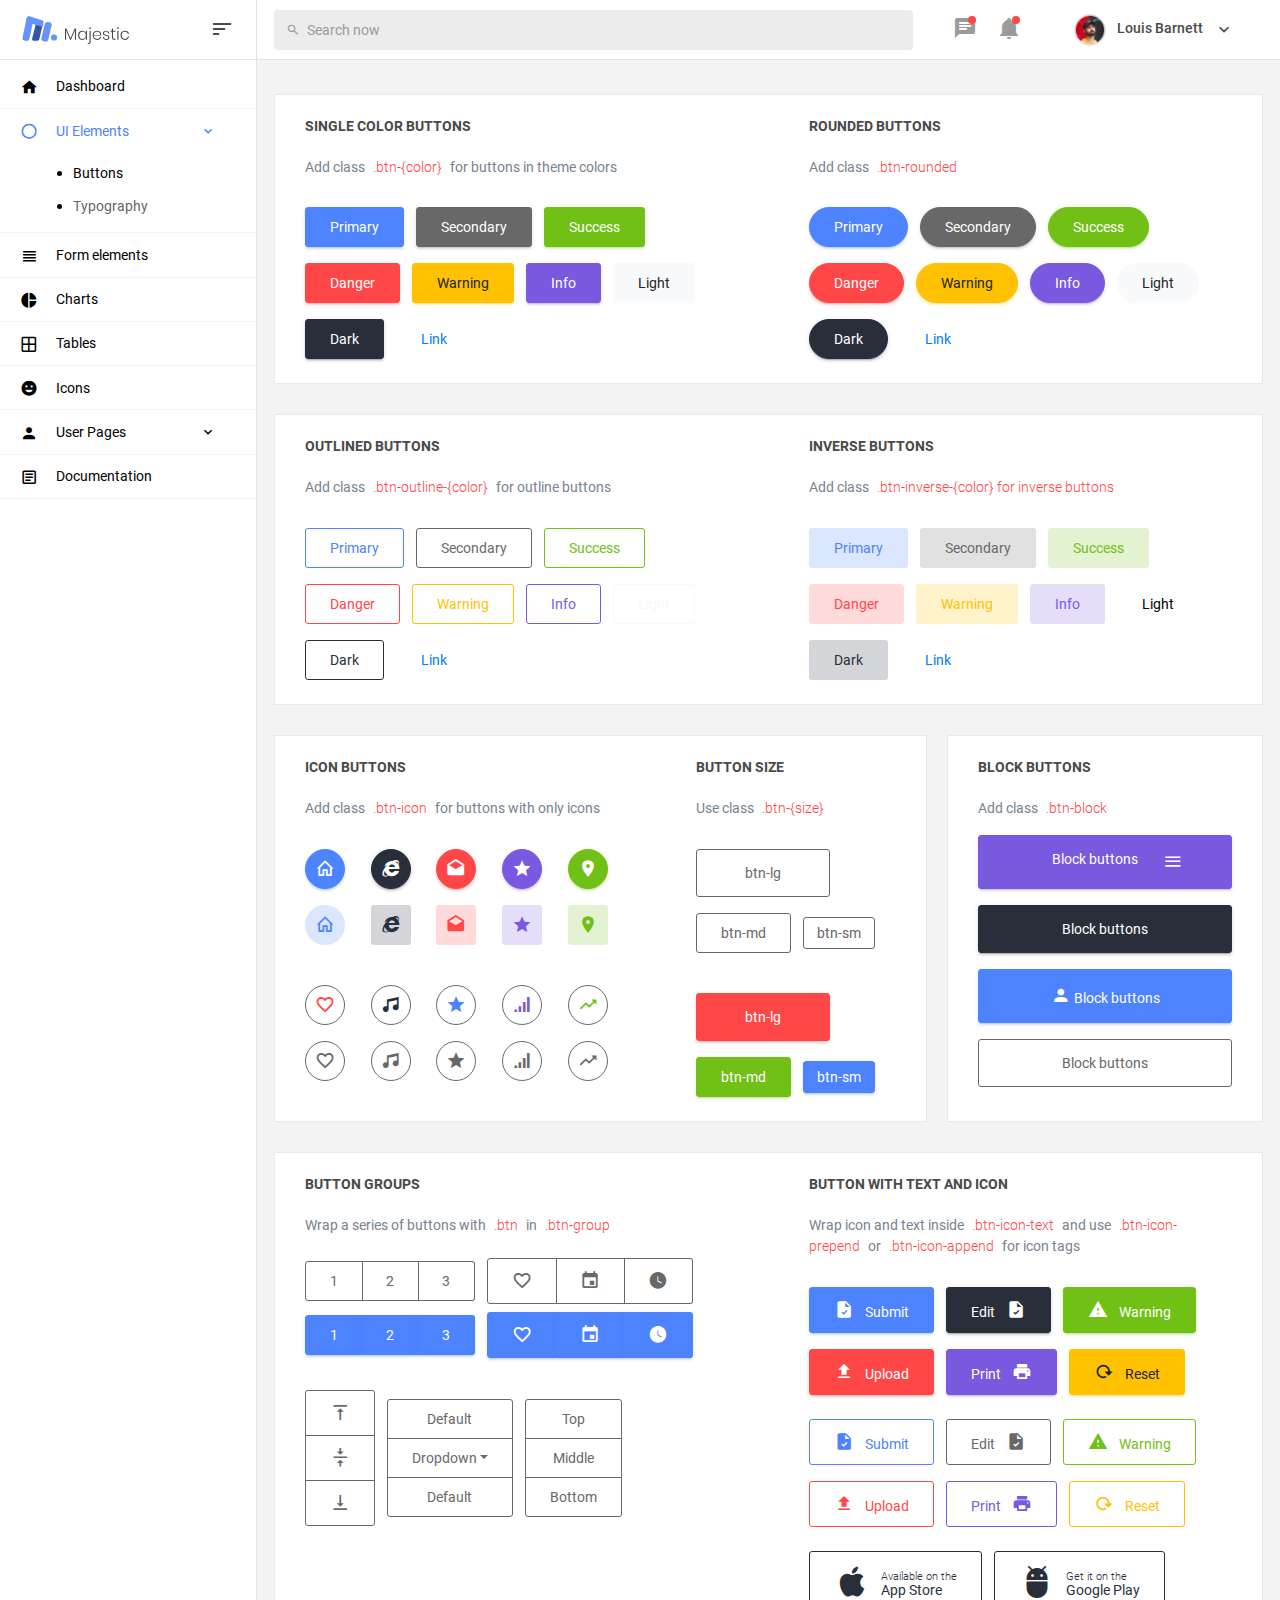
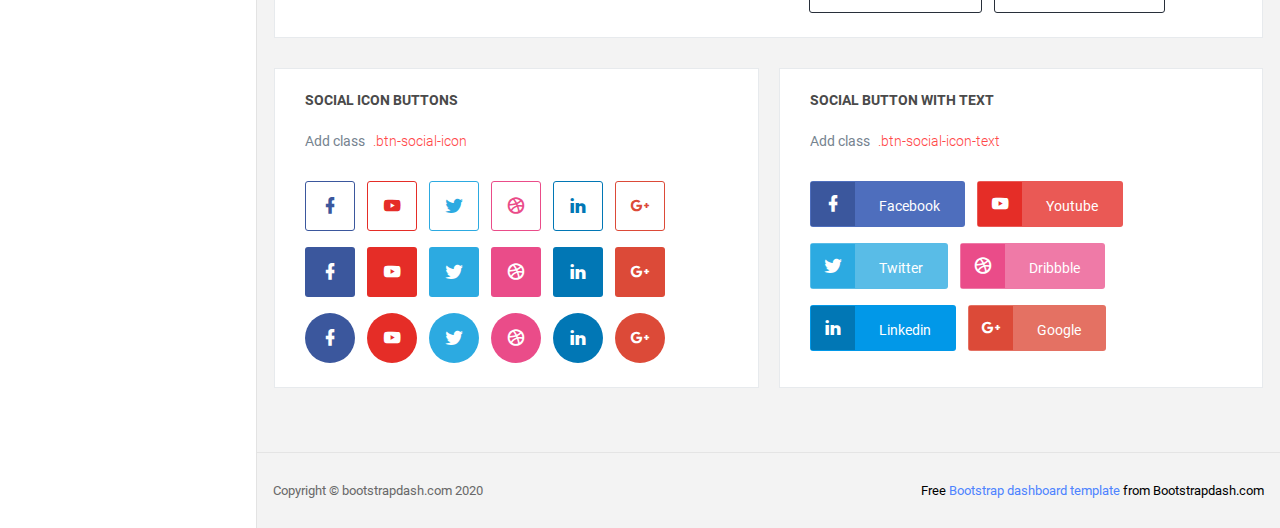
<file: pages/ui-features/buttons.html>
<!DOCTYPE html>
<html lang="en">

<head>
  <!-- Required meta tags -->
  <meta charset="utf-8">
  <meta name="viewport" content="width=device-width, initial-scale=1, shrink-to-fit=no">
  <title>Majestic Admin</title>
  <!-- plugins:css -->
  <link rel="stylesheet" href="../../vendors/mdi/css/materialdesignicons.min.css">
  <link rel="stylesheet" href="../../vendors/base/vendor.bundle.base.css">
  <!-- endinject -->
  <!-- inject:css -->
  <link rel="stylesheet" href="../../css/style.css">
  <!-- endinject -->
  <link rel="shortcut icon" href="../../images/favicon.png" />
</head>

<body>
  <div class="container-scroller">
    <!-- partial:../../partials/_navbar.html -->
    <nav class="navbar col-lg-12 col-12 p-0 fixed-top d-flex flex-row">
      <div class="navbar-brand-wrapper d-flex justify-content-center">
        <div class="navbar-brand-inner-wrapper d-flex justify-content-between align-items-center w-100">  
          <a class="navbar-brand brand-logo" href="../../index.html"><img src="../../images/logo.svg" alt="logo"/></a>
          <a class="navbar-brand brand-logo-mini" href="../../index.html"><img src="../../images/logo-mini.svg" alt="logo"/></a>
          <button class="navbar-toggler navbar-toggler align-self-center" type="button" data-toggle="minimize">
            <span class="mdi mdi-sort-variant"></span>
          </button>
        </div>  
      </div>
      <div class="navbar-menu-wrapper d-flex align-items-center justify-content-end">
        <ul class="navbar-nav mr-lg-4 w-100">
          <li class="nav-item nav-search d-none d-lg-block w-100">
            <div class="input-group">
              <div class="input-group-prepend">
                <span class="input-group-text" id="search">
                  <i class="mdi mdi-magnify"></i>
                </span>
              </div>
              <input type="text" class="form-control" placeholder="Search now" aria-label="search" aria-describedby="search">
            </div>
          </li>
        </ul>
        <ul class="navbar-nav navbar-nav-right">
          <li class="nav-item dropdown mr-1">
            <a class="nav-link count-indicator dropdown-toggle d-flex justify-content-center align-items-center" id="messageDropdown" href="#" data-toggle="dropdown">
              <i class="mdi mdi-message-text mx-0"></i>
              <span class="count"></span>
            </a>
            <div class="dropdown-menu dropdown-menu-right navbar-dropdown" aria-labelledby="messageDropdown">
              <p class="mb-0 font-weight-normal float-left dropdown-header">Messages</p>
              <a class="dropdown-item">
                <div class="item-thumbnail">
                    <img src="../../images/faces/face4.jpg" alt="image" class="profile-pic">
                </div>
                <div class="item-content flex-grow">
                  <h6 class="ellipsis font-weight-normal">David Grey
                  </h6>
                  <p class="font-weight-light small-text text-muted mb-0">
                    The meeting is cancelled
                  </p>
                </div>
              </a>
              <a class="dropdown-item">
                <div class="item-thumbnail">
                    <img src="../../images/faces/face2.jpg" alt="image" class="profile-pic">
                </div>
                <div class="item-content flex-grow">
                  <h6 class="ellipsis font-weight-normal">Tim Cook
                  </h6>
                  <p class="font-weight-light small-text text-muted mb-0">
                    New product launch
                  </p>
                </div>
              </a>
              <a class="dropdown-item">
                <div class="item-thumbnail">
                    <img src="../../images/faces/face3.jpg" alt="image" class="profile-pic">
                </div>
                <div class="item-content flex-grow">
                  <h6 class="ellipsis font-weight-normal"> Johnson
                  </h6>
                  <p class="font-weight-light small-text text-muted mb-0">
                    Upcoming board meeting
                  </p>
                </div>
              </a>
            </div>
          </li>
          <li class="nav-item dropdown mr-4">
            <a class="nav-link count-indicator dropdown-toggle d-flex align-items-center justify-content-center notification-dropdown" id="notificationDropdown" href="#" data-toggle="dropdown">
              <i class="mdi mdi-bell mx-0"></i>
              <span class="count"></span>
            </a>
            <div class="dropdown-menu dropdown-menu-right navbar-dropdown" aria-labelledby="notificationDropdown">
              <p class="mb-0 font-weight-normal float-left dropdown-header">Notifications</p>
              <a class="dropdown-item">
                <div class="item-thumbnail">
                  <div class="item-icon bg-success">
                    <i class="mdi mdi-information mx-0"></i>
                  </div>
                </div>
                <div class="item-content">
                  <h6 class="font-weight-normal">Application Error</h6>
                  <p class="font-weight-light small-text mb-0 text-muted">
                    Just now
                  </p>
                </div>
              </a>
              <a class="dropdown-item">
                <div class="item-thumbnail">
                  <div class="item-icon bg-warning">
                    <i class="mdi mdi-settings mx-0"></i>
                  </div>
                </div>
                <div class="item-content">
                  <h6 class="font-weight-normal">Settings</h6>
                  <p class="font-weight-light small-text mb-0 text-muted">
                    Private message
                  </p>
                </div>
              </a>
              <a class="dropdown-item">
                <div class="item-thumbnail">
                  <div class="item-icon bg-info">
                    <i class="mdi mdi-account-box mx-0"></i>
                  </div>
                </div>
                <div class="item-content">
                  <h6 class="font-weight-normal">New user registration</h6>
                  <p class="font-weight-light small-text mb-0 text-muted">
                    2 days ago
                  </p>
                </div>
              </a>
            </div>
          </li>
          <li class="nav-item nav-profile dropdown">
            <a class="nav-link dropdown-toggle" href="#" data-toggle="dropdown" id="profileDropdown">
              <img src="../../images/faces/face5.jpg" alt="profile"/>
              <span class="nav-profile-name">Louis Barnett</span>
            </a>
            <div class="dropdown-menu dropdown-menu-right navbar-dropdown" aria-labelledby="profileDropdown">
              <a class="dropdown-item">
                <i class="mdi mdi-settings text-primary"></i>
                Settings
              </a>
              <a class="dropdown-item">
                <i class="mdi mdi-logout text-primary"></i>
                Logout
              </a>
            </div>
          </li>
        </ul>
        <button class="navbar-toggler navbar-toggler-right d-lg-none align-self-center" type="button" data-toggle="offcanvas">
          <span class="mdi mdi-menu"></span>
        </button>
      </div>
    </nav>
    <!-- partial -->
    <div class="container-fluid page-body-wrapper">
      <!-- partial:../../partials/_sidebar.html -->
      <nav class="sidebar sidebar-offcanvas" id="sidebar">
        <ul class="nav">
          <li class="nav-item">
            <a class="nav-link" href="../../index.html">
              <i class="mdi mdi-home menu-icon"></i>
              <span class="menu-title">Dashboard</span>
            </a>
          </li>
          <li class="nav-item">
            <a class="nav-link" data-toggle="collapse" href="#ui-basic" aria-expanded="false" aria-controls="ui-basic">
              <i class="mdi mdi-circle-outline menu-icon"></i>
              <span class="menu-title">UI Elements</span>
              <i class="menu-arrow"></i>
            </a>
            <div class="collapse" id="ui-basic">
              <ul class="nav flex-column sub-menu">
                <li class="nav-item"> <a class="nav-link" href="../../pages/ui-features/buttons.html">Buttons</a></li>
                <li class="nav-item"> <a class="nav-link" href="../../pages/ui-features/typography.html">Typography</a></li>
              </ul>
            </div>
          </li>
          <li class="nav-item">
            <a class="nav-link" href="../../pages/forms/basic_elements.html">
              <i class="mdi mdi-view-headline menu-icon"></i>
              <span class="menu-title">Form elements</span>
            </a>
          </li>
          <li class="nav-item">
            <a class="nav-link" href="../../pages/charts/chartjs.html">
              <i class="mdi mdi-chart-pie menu-icon"></i>
              <span class="menu-title">Charts</span>
            </a>
          </li>
          <li class="nav-item">
            <a class="nav-link" href="../../pages/tables/basic-table.html">
              <i class="mdi mdi-grid-large menu-icon"></i>
              <span class="menu-title">Tables</span>
            </a>
          </li>
          <li class="nav-item">
            <a class="nav-link" href="../../pages/icons/mdi.html">
              <i class="mdi mdi-emoticon menu-icon"></i>
              <span class="menu-title">Icons</span>
            </a>
          </li>
          <li class="nav-item">
            <a class="nav-link" data-toggle="collapse" href="#auth" aria-expanded="false" aria-controls="auth">
              <i class="mdi mdi-account menu-icon"></i>
              <span class="menu-title">User Pages</span>
              <i class="menu-arrow"></i>
            </a>
            <div class="collapse" id="auth">
              <ul class="nav flex-column sub-menu">
                <li class="nav-item"> <a class="nav-link" href="../../pages/samples/login.html"> Login </a></li>
                <li class="nav-item"> <a class="nav-link" href="../../pages/samples/login-2.html"> Login 2 </a></li>
                <li class="nav-item"> <a class="nav-link" href="../../pages/samples/register.html"> Register </a></li>
                <li class="nav-item"> <a class="nav-link" href="../../pages/samples/register-2.html"> Register 2 </a></li>
                <li class="nav-item"> <a class="nav-link" href="../../pages/samples/lock-screen.html"> Lockscreen </a></li>
              </ul>
            </div>
          </li>
          <li class="nav-item">
            <a class="nav-link" href="../../documentation/documentation.html">
              <i class="mdi mdi-file-document-box-outline menu-icon"></i>
              <span class="menu-title">Documentation</span>
            </a>
          </li>
        </ul>
      </nav>
      <!-- partial -->
      <div class="main-panel">          
        <div class="content-wrapper">
          <div class="row">
            <div class="col-12 grid-margin stretch-card">
              <div class="card">
                <div class="row">
                  <div class="col-md-6">
                    <div class="card-body">
                      <h4 class="card-title">Single color buttons</h4>
                      <p class="card-description">Add class <code>.btn-{color}</code> for buttons in theme colors</p>
                      <div class="template-demo">
                        <button type="button" class="btn btn-primary">Primary</button>
                        <button type="button" class="btn btn-secondary">Secondary</button>
                        <button type="button" class="btn btn-success">Success</button>
                        <button type="button" class="btn btn-danger">Danger</button>
                        <button type="button" class="btn btn-warning">Warning</button>
                        <button type="button" class="btn btn-info">Info</button>
                        <button type="button" class="btn btn-light">Light</button>
                        <button type="button" class="btn btn-dark">Dark</button>
                        <button type="button" class="btn btn-link">Link</button>
                      </div>
                    </div>
                  </div>
                  <div class="col-md-6">
                    <div class="card-body">
                      <h4 class="card-title">Rounded buttons</h4>
                      <p class="card-description">Add class <code>.btn-rounded</code></p>
                      <div class="template-demo">
                        <button type="button" class="btn btn-primary btn-rounded btn-fw">Primary</button>
                        <button type="button" class="btn btn-secondary btn-rounded btn-fw">Secondary</button>
                        <button type="button" class="btn btn-success btn-rounded btn-fw">Success</button>
                        <button type="button" class="btn btn-danger btn-rounded btn-fw">Danger</button>
                        <button type="button" class="btn btn-warning btn-rounded btn-fw">Warning</button>
                        <button type="button" class="btn btn-info btn-rounded btn-fw">Info</button>
                        <button type="button" class="btn btn-light btn-rounded btn-fw">Light</button>
                        <button type="button" class="btn btn-dark btn-rounded btn-fw">Dark</button>
                        <button type="button" class="btn btn-link btn-rounded btn-fw">Link</button>
                      </div>
                    </div>
                  </div>
                </div>
              </div>
            </div>
            <div class="col-12 grid-margin stretch-card">
              <div class="card">
                <div class="row">
                  <div class="col-md-6">
                    <div class="card-body">
                      <h4 class="card-title">Outlined buttons</h4>
                      <p class="card-description">Add class <code>.btn-outline-{color}</code> for outline buttons</p>
                      <div class="template-demo">
                        <button type="button" class="btn btn-outline-primary btn-fw">Primary</button>
                        <button type="button" class="btn btn-outline-secondary btn-fw">Secondary</button>
                        <button type="button" class="btn btn-outline-success btn-fw">Success</button>
                        <button type="button" class="btn btn-outline-danger btn-fw">Danger</button>
                        <button type="button" class="btn btn-outline-warning btn-fw">Warning</button>
                        <button type="button" class="btn btn-outline-info btn-fw">Info</button>
                        <button type="button" class="btn btn-outline-light btn-fw">Light</button>
                        <button type="button" class="btn btn-outline-dark btn-fw">Dark</button>
                        <button type="button" class="btn btn-link btn-fw">Link</button>
                      </div>
                    </div>
                  </div>
                  <div class="col-md-6">
                    <div class="card-body">
                      <h4 class="card-title">Inverse buttons</h4>
                      <p class="card-description">Add class <code>.btn-inverse-{color} for inverse buttons</code></p>
                      <div class="template-demo">
                        <button type="button" class="btn btn-inverse-primary btn-fw">Primary</button>
                        <button type="button" class="btn btn-inverse-secondary btn-fw">Secondary</button>
                        <button type="button" class="btn btn-inverse-success btn-fw">Success</button>
                        <button type="button" class="btn btn-inverse-danger btn-fw">Danger</button>
                        <button type="button" class="btn btn-inverse-warning btn-fw">Warning</button>
                        <button type="button" class="btn btn-inverse-info btn-fw">Info</button>
                        <button type="button" class="btn btn-inverse-light btn-fw">Light</button>
                        <button type="button" class="btn btn-inverse-dark btn-fw">Dark</button>
                        <button type="button" class="btn btn-link btn-fw">Link</button>
                      </div>
                    </div>
                  </div>
                </div>
              </div>
            </div>
            <div class="col-md-8 grid-margin stretch-card">
              <div class="card">
                <div class="row">
                  <div class="col-md-7">
                    <div class="card-body">
                    <h4 class="card-title">Icon Buttons</h4>
                    <p class="card-description">Add class <code>.btn-icon</code> for buttons with only icons</p>
                    <div class="template-demo d-flex justify-content-between flex-nowrap">
                      <button type="button" class="btn btn-primary btn-rounded btn-icon">
                        <i class="mdi mdi-home-outline"></i>
                      </button>
                      <button type="button" class="btn btn-dark btn-rounded btn-icon">
                        <i class="mdi mdi-internet-explorer"></i>
                      </button>
                      <button type="button" class="btn btn-danger btn-rounded btn-icon">
                        <i class="mdi mdi-email-open"></i>
                      </button>
                      <button type="button" class="btn btn-info btn-rounded btn-icon">
                        <i class="mdi mdi-star"></i>
                      </button>
                      <button type="button" class="btn btn-success btn-rounded btn-icon">
                        <i class="mdi mdi-map-marker"></i>
                      </button>
                    </div>
                    <div class="template-demo d-flex justify-content-between flex-nowrap">
                      <button type="button" class="btn btn-inverse-primary btn-rounded btn-icon">
                        <i class="mdi mdi-home-outline"></i>
                      </button>
                      <button type="button" class="btn btn-inverse-dark btn-icon">
                        <i class="mdi mdi-internet-explorer"></i>
                      </button>
                      <button type="button" class="btn btn-inverse-danger btn-icon">
                        <i class="mdi mdi-email-open"></i>
                      </button>
                      <button type="button" class="btn btn-inverse-info btn-icon">
                        <i class="mdi mdi-star"></i>
                      </button>
                      <button type="button" class="btn btn-inverse-success btn-icon">
                        <i class="mdi mdi-map-marker"></i>
                      </button>
                    </div>
                    <div class="template-demo d-flex justify-content-between flex-nowrap mt-4">
                      <button type="button" class="btn btn-outline-secondary btn-rounded btn-icon">
                        <i class="mdi mdi-heart-outline text-danger"></i>
                      </button>
                      <button type="button" class="btn btn-outline-secondary btn-rounded btn-icon">
                        <i class="mdi mdi-music text-dark"></i>
                      </button>
                      <button type="button" class="btn btn-outline-secondary btn-rounded btn-icon">
                        <i class="mdi mdi-star text-primary"></i>
                      </button>
                      <button type="button" class="btn btn-outline-secondary btn-rounded btn-icon">
                        <i class="mdi mdi-signal text-info"></i>                          
                      </button>
                      <button type="button" class="btn btn-outline-secondary btn-rounded btn-icon">
                        <i class="mdi mdi-trending-up text-success"></i>                          
                      </button>
                    </div>
                    <div class="template-demo d-flex justify-content-between flex-nowrap">
                      <button type="button" class="btn btn-outline-secondary btn-rounded btn-icon">
                        <i class="mdi mdi-heart-outline"></i>
                      </button>
                      <button type="button" class="btn btn-outline-secondary btn-rounded btn-icon">
                        <i class="mdi mdi-music"></i>
                      </button>
                      <button type="button" class="btn btn-outline-secondary btn-rounded btn-icon">
                        <i class="mdi mdi-star"></i>
                      </button>
                      <button type="button" class="btn btn-outline-secondary btn-rounded btn-icon">
                        <i class="mdi mdi-signal"></i>                          
                      </button>
                      <button type="button" class="btn btn-outline-secondary btn-rounded btn-icon">
                        <i class="mdi mdi-trending-up"></i>                          
                      </button>
                    </div>
                  </div>
                  </div> 
                  <div class="col-md-5">
                    <div class="card-body">
                      <h4 class="card-title">Button Size</h4>
                      <p class="card-description">Use class <code>.btn-{size}</code></p>
                      <div class="template-demo">
                        <button type="button" class="btn btn-outline-secondary btn-lg">btn-lg</button>
                        <button type="button" class="btn btn-outline-secondary btn-md">btn-md</button>
                        <button type="button" class="btn btn-outline-secondary btn-sm">btn-sm</button>
                      </div>
                      <div class="template-demo mt-4">
                        <button type="button" class="btn btn-danger btn-lg">btn-lg</button>
                        <button type="button" class="btn btn-success btn-md">btn-md</button>
                        <button type="button" class="btn btn-primary btn-sm">btn-sm</button>
                      </div>
                    </div>
                  </div>
                </div>
              </div>
            </div>
            <div class="col-md-4 grid-margin stretch-card">
              <div class="card">
                <div class="card-body">
                  <h4 class="card-title">Block buttons</h4>
                  <p class="card-description">Add class <code>.btn-block</code></p>
                  <div class="template-demo">
                    <button type="button" class="btn btn-info btn-lg btn-block">Block buttons
                      <i class="mdi mdi-menu float-right"></i>
                    </button>
                    <button type="button" class="btn btn-dark btn-lg btn-block">Block buttons</button>
                    <button type="button" class="btn btn-primary btn-lg btn-block">
                      <i class="mdi mdi-account"></i>                      
                      Block buttons
                    </button>
                    <button type="button" class="btn btn-outline-secondary btn-lg btn-block">Block buttons</button>
                  </div>
                </div>
              </div>
            </div>
            <div class="col-12 grid-margin">
              <div class="card">
                <div class="row">
                  <div class="col-md-6">
                    <div class="card-body">
                      <h4 class="card-title">Button groups</h4>
                      <p class="card-description">Wrap a series of buttons with <code>.btn</code> 
                        in <code>.btn-group</code></p>
                      <div class="template-demo">
                        <div class="btn-group" role="group" aria-label="Basic example">
                          <button type="button" class="btn btn-outline-secondary">1</button>
                          <button type="button" class="btn btn-outline-secondary">2</button>
                          <button type="button" class="btn btn-outline-secondary">3</button>
                        </div>
                        <div class="btn-group" role="group" aria-label="Basic example">
                          <button type="button" class="btn btn-outline-secondary">
                            <i class="mdi mdi-heart-outline"></i>
                          </button>
                          <button type="button" class="btn btn-outline-secondary">
                            <i class="mdi mdi-calendar"></i>
                          </button>
                          <button type="button" class="btn btn-outline-secondary">
                            <i class="mdi mdi-clock"></i>
                          </button>
                        </div>
                      </div>
                      <div class="template-demo">
                        <div class="btn-group" role="group" aria-label="Basic example">
                          <button type="button" class="btn btn-primary">1</button>
                          <button type="button" class="btn btn-primary">2</button>
                          <button type="button" class="btn btn-primary">3</button>
                        </div>
                        <div class="btn-group" role="group" aria-label="Basic example">
                          <button type="button" class="btn btn-primary">
                            <i class="mdi mdi-heart-outline"></i>
                          </button>
                          <button type="button" class="btn btn-primary">
                            <i class="mdi mdi-calendar"></i>
                          </button>
                          <button type="button" class="btn btn-primary">
                            <i class="mdi mdi-clock"></i>
                          </button>
                        </div>
                      </div>
                      <div class="template-demo mt-4">
                        <div class="btn-group-vertical" role="group" aria-label="Basic example">
                          <button type="button" class="btn btn-outline-secondary">
                            <i class="mdi mdi-format-vertical-align-top"></i>
                          </button>
                          <button type="button" class="btn btn-outline-secondary">
                            <i class="mdi mdi-format-vertical-align-center"></i>
                          </button>
                          <button type="button" class="btn btn-outline-secondary">
                            <i class="mdi mdi-format-vertical-align-bottom"></i>
                          </button>
                        </div>
                        <div class="btn-group-vertical" role="group" aria-label="Basic example">
                          <button type="button" class="btn btn-outline-secondary">Default</button>
                          <div class="btn-group">
                            <button type="button" class="btn btn-outline-secondary dropdown-toggle" data-toggle="dropdown">Dropdown</button>
                            <div class="dropdown-menu">
                              <a class="dropdown-item">Go back</a>
                              <a class="dropdown-item">Delete</a>
                              <a class="dropdown-item">Swap</a>
                            </div>                          
                          </div>
                          <button type="button" class="btn btn-outline-secondary">Default</button>
                        </div>
                        <div class="btn-group-vertical" role="group" aria-label="Basic example">
                          <button type="button" class="btn btn-outline-secondary">Top</button>
                          <button type="button" class="btn btn-outline-secondary">Middle</button>                          
                          <button type="button" class="btn btn-outline-secondary">Bottom</button>
                        </div>
                      </div>
                    </div>
                  </div>
                  <div class="col-md-6">
                    <div class="card-body">
                      <h4 class="card-title">Button with text and icon</h4>
                      <p class="card-description">Wrap icon and text inside <code>.btn-icon-text</code> and use <code>.btn-icon-prepend</code> 
                        or <code>.btn-icon-append</code> for icon tags</p>
                      <div class="template-demo">
                        <button type="button" class="btn btn-primary btn-icon-text">
                          <i class="mdi mdi-file-check btn-icon-prepend"></i>
                          Submit
                        </button>
                        <button type="button" class="btn btn-dark btn-icon-text">
                          Edit
                          <i class="mdi mdi-file-check btn-icon-append"></i>                          
                        </button>
                        <button type="button" class="btn btn-success btn-icon-text">
                          <i class="mdi mdi-alert btn-icon-prepend"></i>                                                    
                          Warning
                        </button>
                      </div>
                      <div class="template-demo">
                        <button type="button" class="btn btn-danger btn-icon-text">
                          <i class="mdi mdi-upload btn-icon-prepend"></i>                                                    
                          Upload
                        </button>
                        <button type="button" class="btn btn-info btn-icon-text">
                          Print
                          <i class="mdi mdi-printer btn-icon-append"></i>                                                                              
                        </button>
                        <button type="button" class="btn btn-warning btn-icon-text">
                          <i class="mdi mdi-reload btn-icon-prepend"></i>                                                    
                          Reset
                        </button>
                      </div>
                      <div class="template-demo mt-2">
                        <button type="button" class="btn btn-outline-primary btn-icon-text">
                          <i class="mdi mdi-file-check btn-icon-prepend"></i>
                          Submit
                        </button>
                        <button type="button" class="btn btn-outline-secondary btn-icon-text">
                          Edit
                          <i class="mdi mdi-file-check btn-icon-append"></i>                          
                        </button>
                        <button type="button" class="btn btn-outline-success btn-icon-text">
                          <i class="mdi mdi-alert btn-icon-prepend"></i>                                                    
                          Warning
                        </button>
                      </div>
                      <div class="template-demo">
                        <button type="button" class="btn btn-outline-danger btn-icon-text">
                          <i class="mdi mdi-upload btn-icon-prepend"></i>                                                    
                          Upload
                        </button>
                        <button type="button" class="btn btn-outline-info btn-icon-text">
                          Print
                          <i class="mdi mdi-printer btn-icon-append"></i>                                                                              
                        </button>
                        <button type="button" class="btn btn-outline-warning btn-icon-text">
                          <i class="mdi mdi-reload btn-icon-prepend"></i>                                                    
                          Reset
                        </button>
                      </div>
                      <div class="template-demo mt-2">
                        <button class="btn btn-outline-dark btn-icon-text">
                          <i class="mdi mdi-apple btn-icon-prepend mdi-36px"></i>
                          <span class="d-inline-block text-left">
                            <small class="font-weight-light d-block">Available on the</small>
                            App Store
                          </span>
                        </button>
                        <button class="btn btn-outline-dark btn-icon-text">
                          <i class="mdi mdi-android-debug-bridge btn-icon-prepend mdi-36px"></i>
                          <span class="d-inline-block text-left">
                            <small class="font-weight-light d-block">Get it on the</small>
                            Google Play
                          </span>
                        </button>
                      </div>
                    </div>
                  </div>
                </div>
              </div>
            </div>
            <div class="col-md-6 grid-margin stretch-card">
              <div class="card">
                <div class="card-body">
                  <h4 class="card-title">Social Icon Buttons</h4>
                  <p class="card-description">Add class <code>.btn-social-icon</code></p>
                  <div class="template-demo">
                    <button type="button" class="btn btn-social-icon btn-outline-facebook"><i class="mdi mdi-facebook"></i></button>
                    <button type="button" class="btn btn-social-icon btn-outline-youtube"><i class="mdi mdi-youtube"></i></button>                                        
                    <button type="button" class="btn btn-social-icon btn-outline-twitter"><i class="mdi mdi-twitter"></i></button>
                    <button type="button" class="btn btn-social-icon btn-outline-dribbble"><i class="mdi mdi-dribbble"></i></button>
                    <button type="button" class="btn btn-social-icon btn-outline-linkedin"><i class="mdi mdi-linkedin"></i></button>
                    <button type="button" class="btn btn-social-icon btn-outline-google"><i class="mdi mdi-google-plus"></i></button>
                  </div>
                  <div class="template-demo">
                    <button type="button" class="btn btn-social-icon btn-facebook"><i class="mdi mdi-facebook"></i></button>
                    <button type="button" class="btn btn-social-icon btn-youtube"><i class="mdi mdi-youtube"></i></button>                                        
                    <button type="button" class="btn btn-social-icon btn-twitter"><i class="mdi mdi-twitter"></i></button>
                    <button type="button" class="btn btn-social-icon btn-dribbble"><i class="mdi mdi-dribbble"></i></button>
                    <button type="button" class="btn btn-social-icon btn-linkedin"><i class="mdi mdi-linkedin"></i></button>
                    <button type="button" class="btn btn-social-icon btn-google"><i class="mdi mdi-google-plus"></i></button>
                  </div>
                  <div class="template-demo">
                    <button type="button" class="btn btn-social-icon btn-facebook btn-rounded"><i class="mdi mdi-facebook"></i></button>
                    <button type="button" class="btn btn-social-icon btn-youtube btn-rounded"><i class="mdi mdi-youtube"></i></button>                                        
                    <button type="button" class="btn btn-social-icon btn-twitter btn-rounded"><i class="mdi mdi-twitter"></i></button>
                    <button type="button" class="btn btn-social-icon btn-dribbble btn-rounded"><i class="mdi mdi-dribbble"></i></button>
                    <button type="button" class="btn btn-social-icon btn-linkedin btn-rounded"><i class="mdi mdi-linkedin"></i></button>
                    <button type="button" class="btn btn-social-icon btn-google btn-rounded"><i class="mdi mdi-google-plus"></i></button>
                  </div>
                </div>
              </div>
            </div>
            <div class="col-md-6 grid-margin stretch-card">
              <div class="card">
                <div class="card-body">
                  <h4 class="card-title">Social button with text</h4>
                  <p class="card-description">Add class <code>.btn-social-icon-text</code></p>
                  <div class="template-demo">
                    <button type="button" class="btn btn-social-icon-text btn-facebook"><i class="mdi mdi-facebook"></i>Facebook</button>
                    <button type="button" class="btn btn-social-icon-text btn-youtube"><i class="mdi mdi-youtube"></i>Youtube</button>                                        
                    <button type="button" class="btn btn-social-icon-text btn-twitter"><i class="mdi mdi-twitter"></i>Twitter</button>
                    <button type="button" class="btn btn-social-icon-text btn-dribbble"><i class="mdi mdi-dribbble"></i>Dribbble</button>
                    <button type="button" class="btn btn-social-icon-text btn-linkedin"><i class="mdi mdi-linkedin"></i>Linkedin</button>
                    <button type="button" class="btn btn-social-icon-text btn-google"><i class="mdi mdi-google-plus"></i>Google</button>
                  </div>
                </div>
              </div>
            </div>
          </div>
        </div>
        <!-- content-wrapper ends -->
        <!-- partial:../../partials/_footer.html -->
        <footer class="footer">
          <div class="d-sm-flex justify-content-center justify-content-sm-between">
            <span class="text-muted d-block text-center text-sm-left d-sm-inline-block">Copyright © bootstrapdash.com 2020</span>
            <span class="float-none float-sm-right d-block mt-1 mt-sm-0 text-center"> Free <a href="https://www.bootstrapdash.com/" target="_blank">Bootstrap dashboard template</a> from Bootstrapdash.com</span>
          </div>
        </footer>
        <!-- partial -->
      </div>
      <!-- main-panel ends -->
    </div>
    <!-- page-body-wrapper ends -->
  </div>
  <!-- container-scroller -->
  <!-- plugins:js -->
  <script src="../../vendors/base/vendor.bundle.base.js"></script>
  <!-- endinject -->
  <!-- inject:js -->
  <script src="../../js/off-canvas.js"></script>
  <script src="../../js/hoverable-collapse.js"></script>
  <script src="../../js/template.js"></script>
  <!-- endinject -->
</body>

</html>
</file>
<file: vendors/base/vendor.bundle.base.css>
/*
 * Container style
 */
.ps {
  overflow: hidden !important;
  overflow-anchor: none;
  -ms-overflow-style: none;
  touch-action: auto;
  -ms-touch-action: auto;
}

/*
 * Scrollbar rail styles
 */
.ps__rail-x {
  display: none;
  opacity: 0;
  transition: background-color .2s linear, opacity .2s linear;
  -webkit-transition: background-color .2s linear, opacity .2s linear;
  height: 15px;
  /* there must be 'bottom' or 'top' for ps__rail-x */
  bottom: 0px;
  /* please don't change 'position' */
  position: absolute;
}

.ps__rail-y {
  display: none;
  opacity: 0;
  transition: background-color .2s linear, opacity .2s linear;
  -webkit-transition: background-color .2s linear, opacity .2s linear;
  width: 15px;
  /* there must be 'right' or 'left' for ps__rail-y */
  right: 0;
  /* please don't change 'position' */
  position: absolute;
}

.ps--active-x > .ps__rail-x,
.ps--active-y > .ps__rail-y {
  display: block;
  background-color: transparent;
}

.ps:hover > .ps__rail-x,
.ps:hover > .ps__rail-y,
.ps--focus > .ps__rail-x,
.ps--focus > .ps__rail-y,
.ps--scrolling-x > .ps__rail-x,
.ps--scrolling-y > .ps__rail-y {
  opacity: 0.6;
}

.ps .ps__rail-x:hover,
.ps .ps__rail-y:hover,
.ps .ps__rail-x:focus,
.ps .ps__rail-y:focus,
.ps .ps__rail-x.ps--clicking,
.ps .ps__rail-y.ps--clicking {
  background-color: #eee;
  opacity: 0.9;
}

/*
 * Scrollbar thumb styles
 */
.ps__thumb-x {
  background-color: #aaa;
  border-radius: 6px;
  transition: background-color .2s linear, height .2s ease-in-out;
  -webkit-transition: background-color .2s linear, height .2s ease-in-out;
  height: 6px;
  /* there must be 'bottom' for ps__thumb-x */
  bottom: 2px;
  /* please don't change 'position' */
  position: absolute;
}

.ps__thumb-y {
  background-color: #aaa;
  border-radius: 6px;
  transition: background-color .2s linear, width .2s ease-in-out;
  -webkit-transition: background-color .2s linear, width .2s ease-in-out;
  width: 6px;
  /* there must be 'right' for ps__thumb-y */
  right: 2px;
  /* please don't change 'position' */
  position: absolute;
}

.ps__rail-x:hover > .ps__thumb-x,
.ps__rail-x:focus > .ps__thumb-x,
.ps__rail-x.ps--clicking .ps__thumb-x {
  background-color: #999;
  height: 11px;
}

.ps__rail-y:hover > .ps__thumb-y,
.ps__rail-y:focus > .ps__thumb-y,
.ps__rail-y.ps--clicking .ps__thumb-y {
  background-color: #999;
  width: 11px;
}

/* MS supports */
@supports (-ms-overflow-style: none) {
  .ps {
    overflow: auto !important;
  }
}

@media screen and (-ms-high-contrast: active), (-ms-high-contrast: none) {
  .ps {
    overflow: auto !important;
  }
}
</file>
